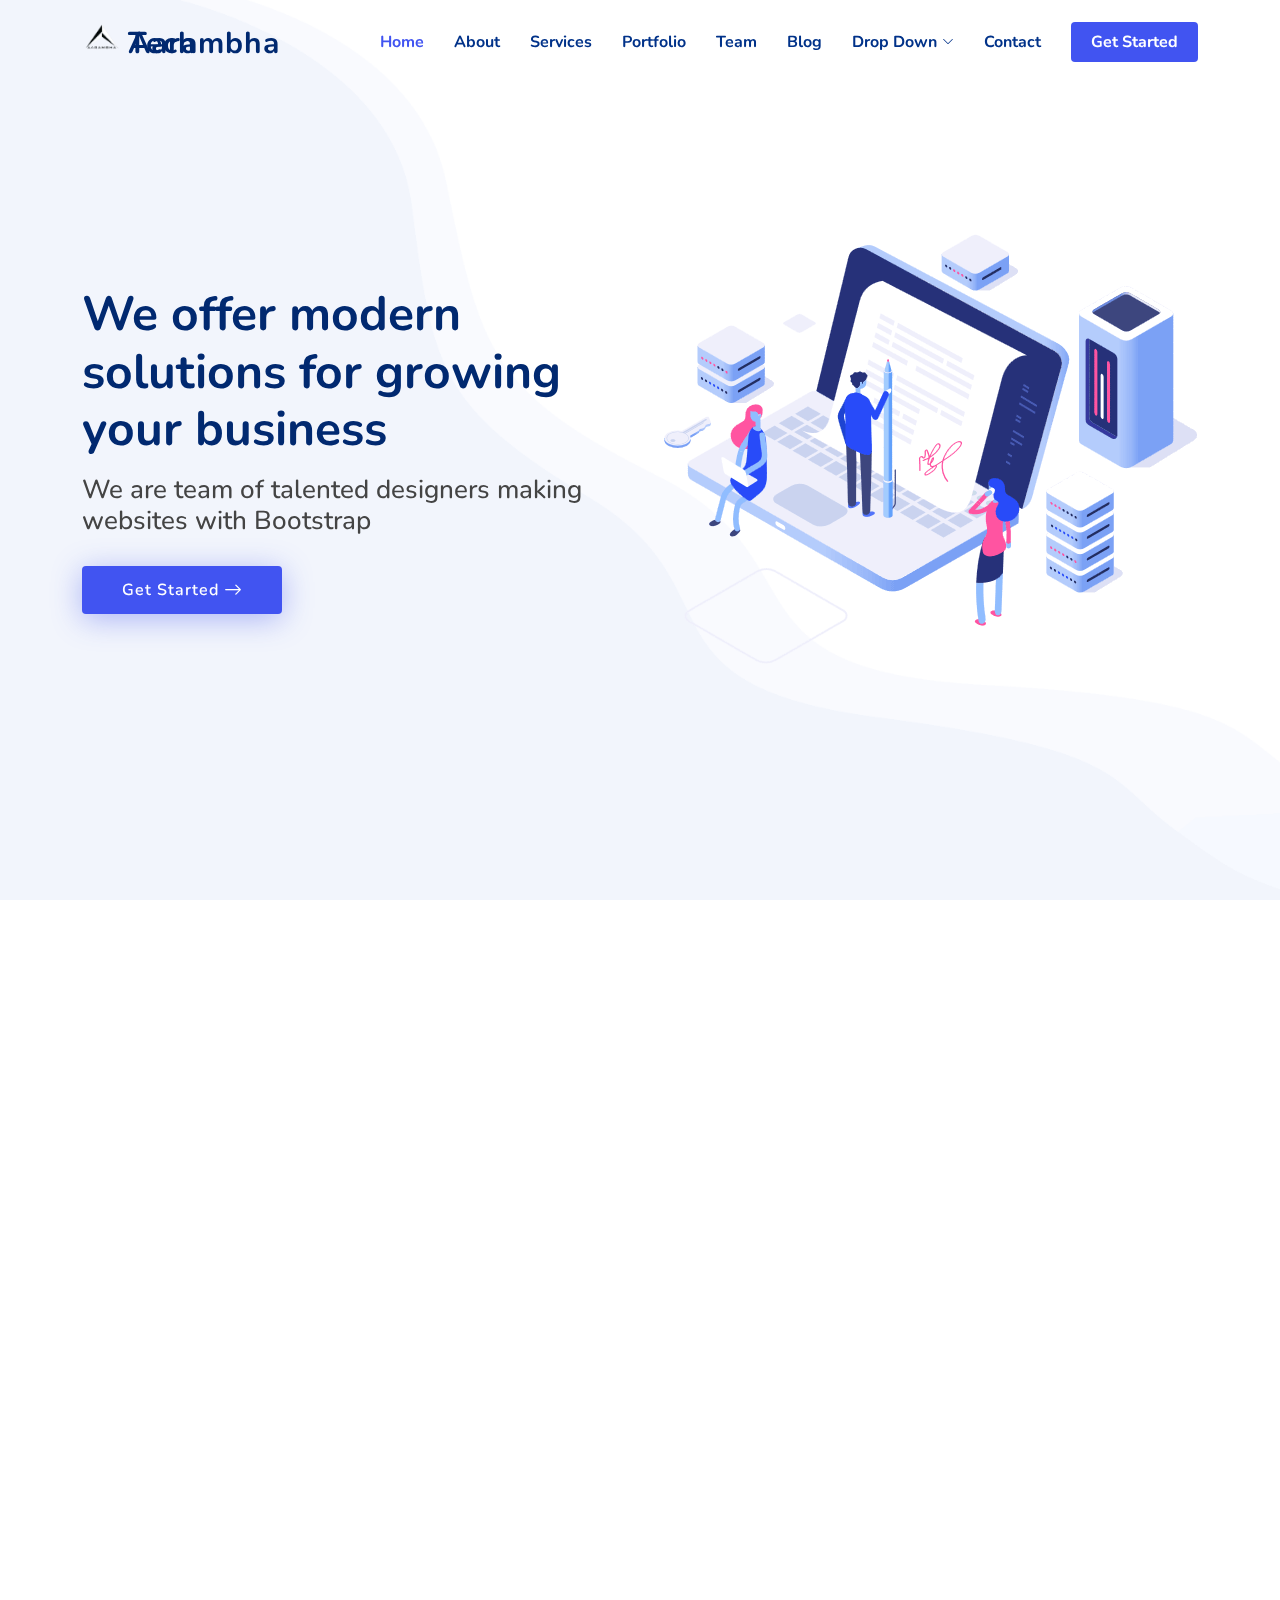
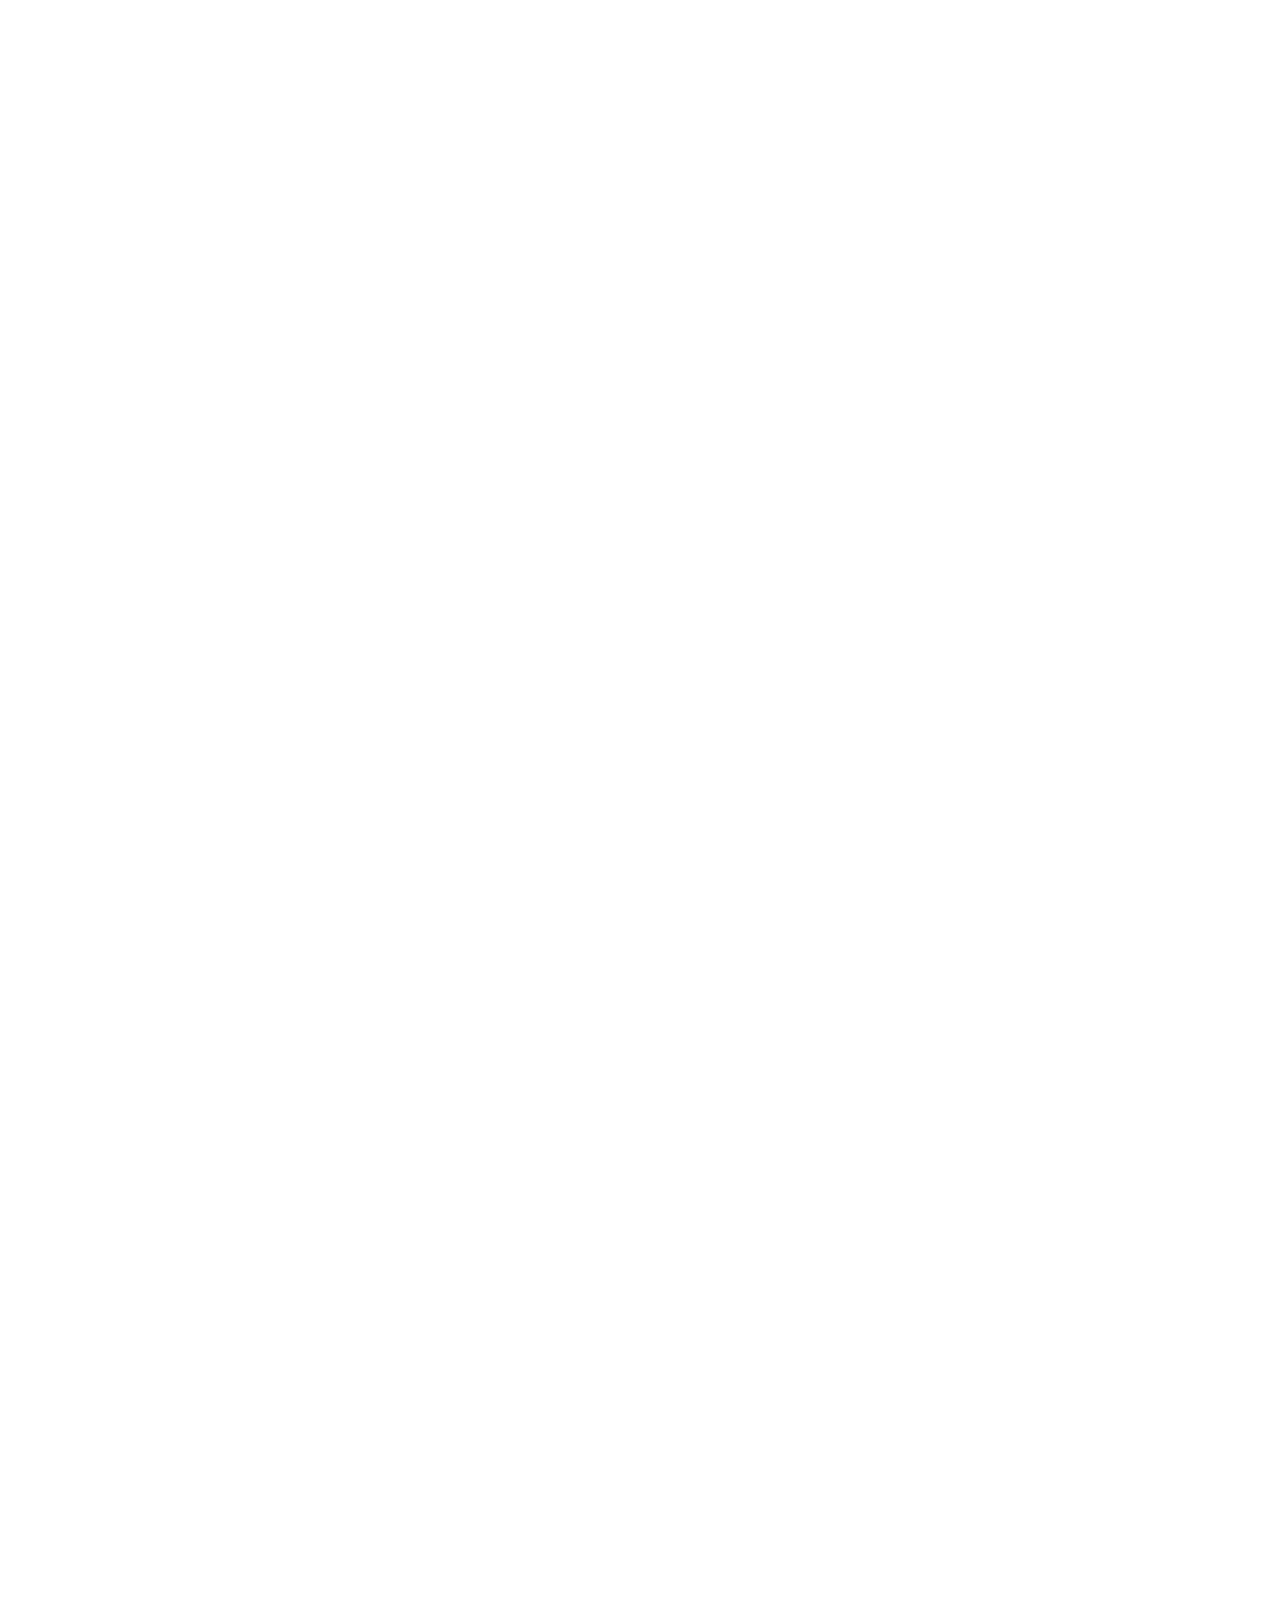
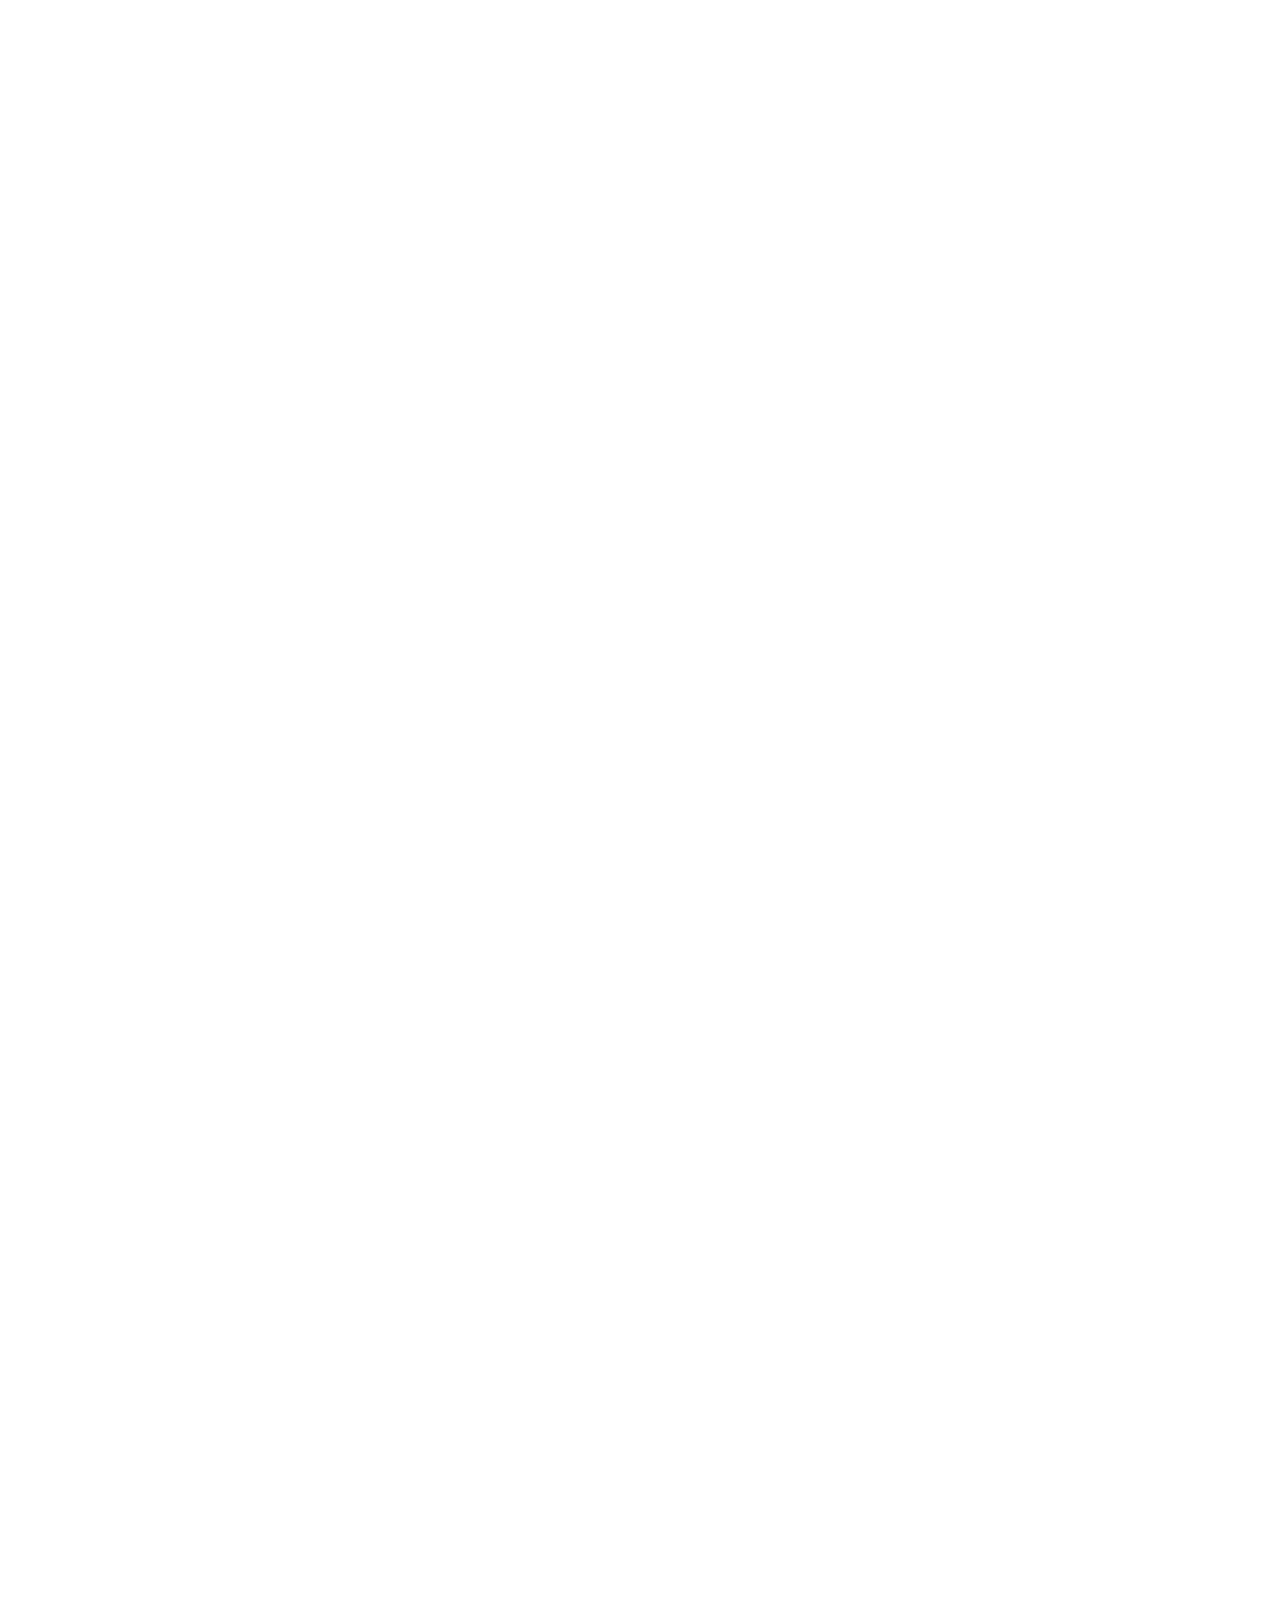
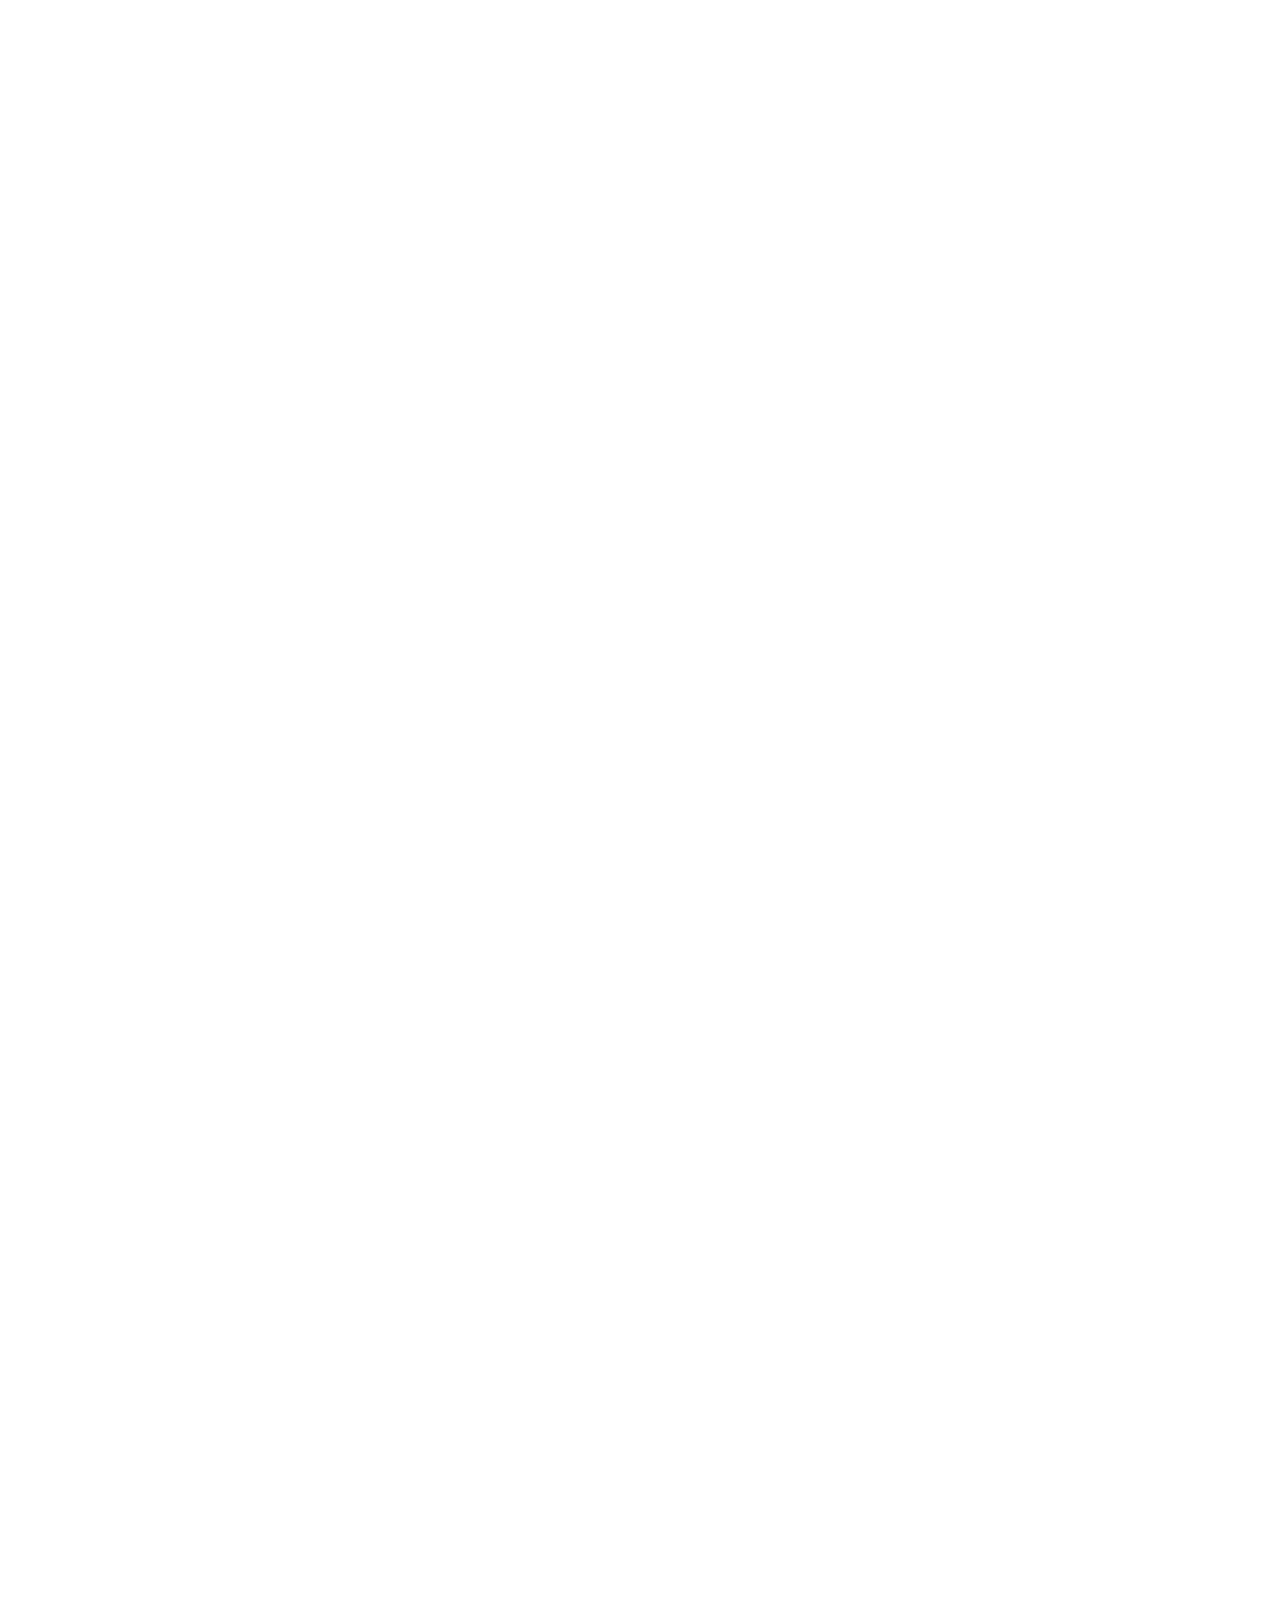
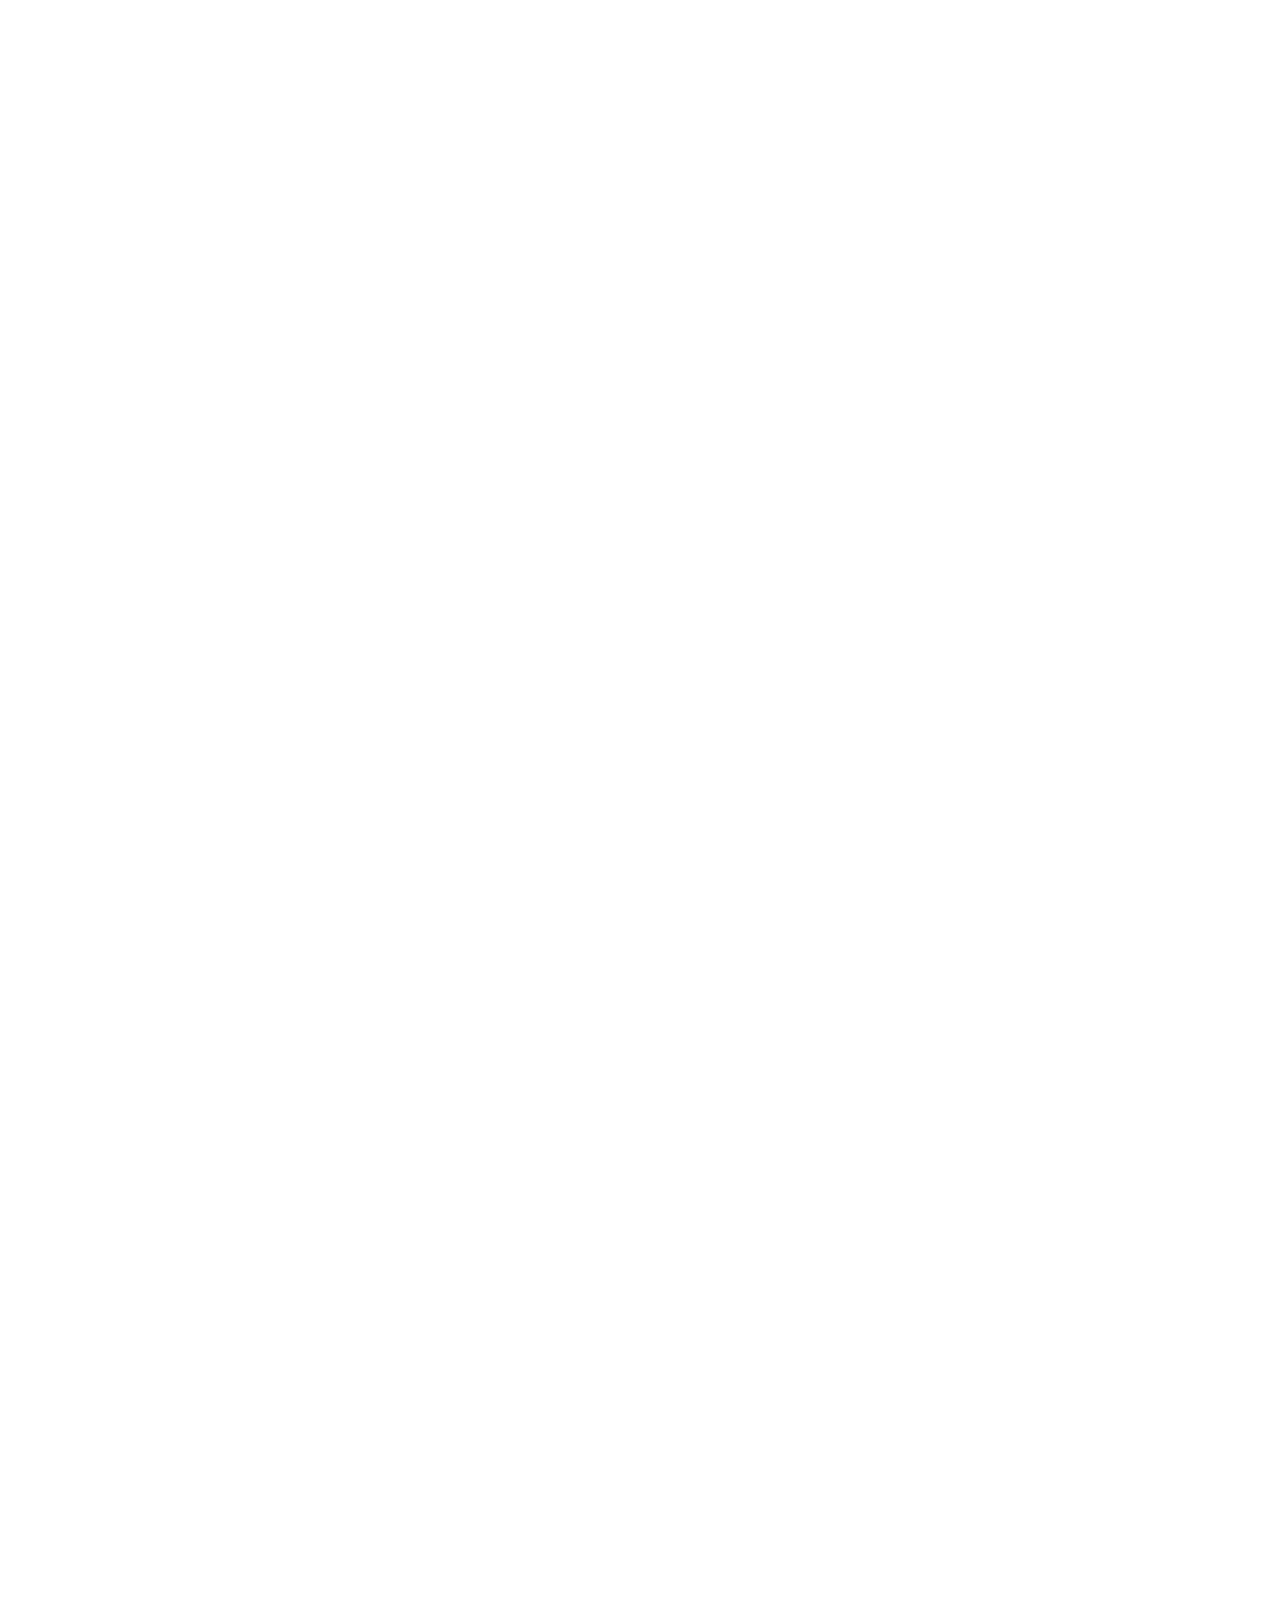
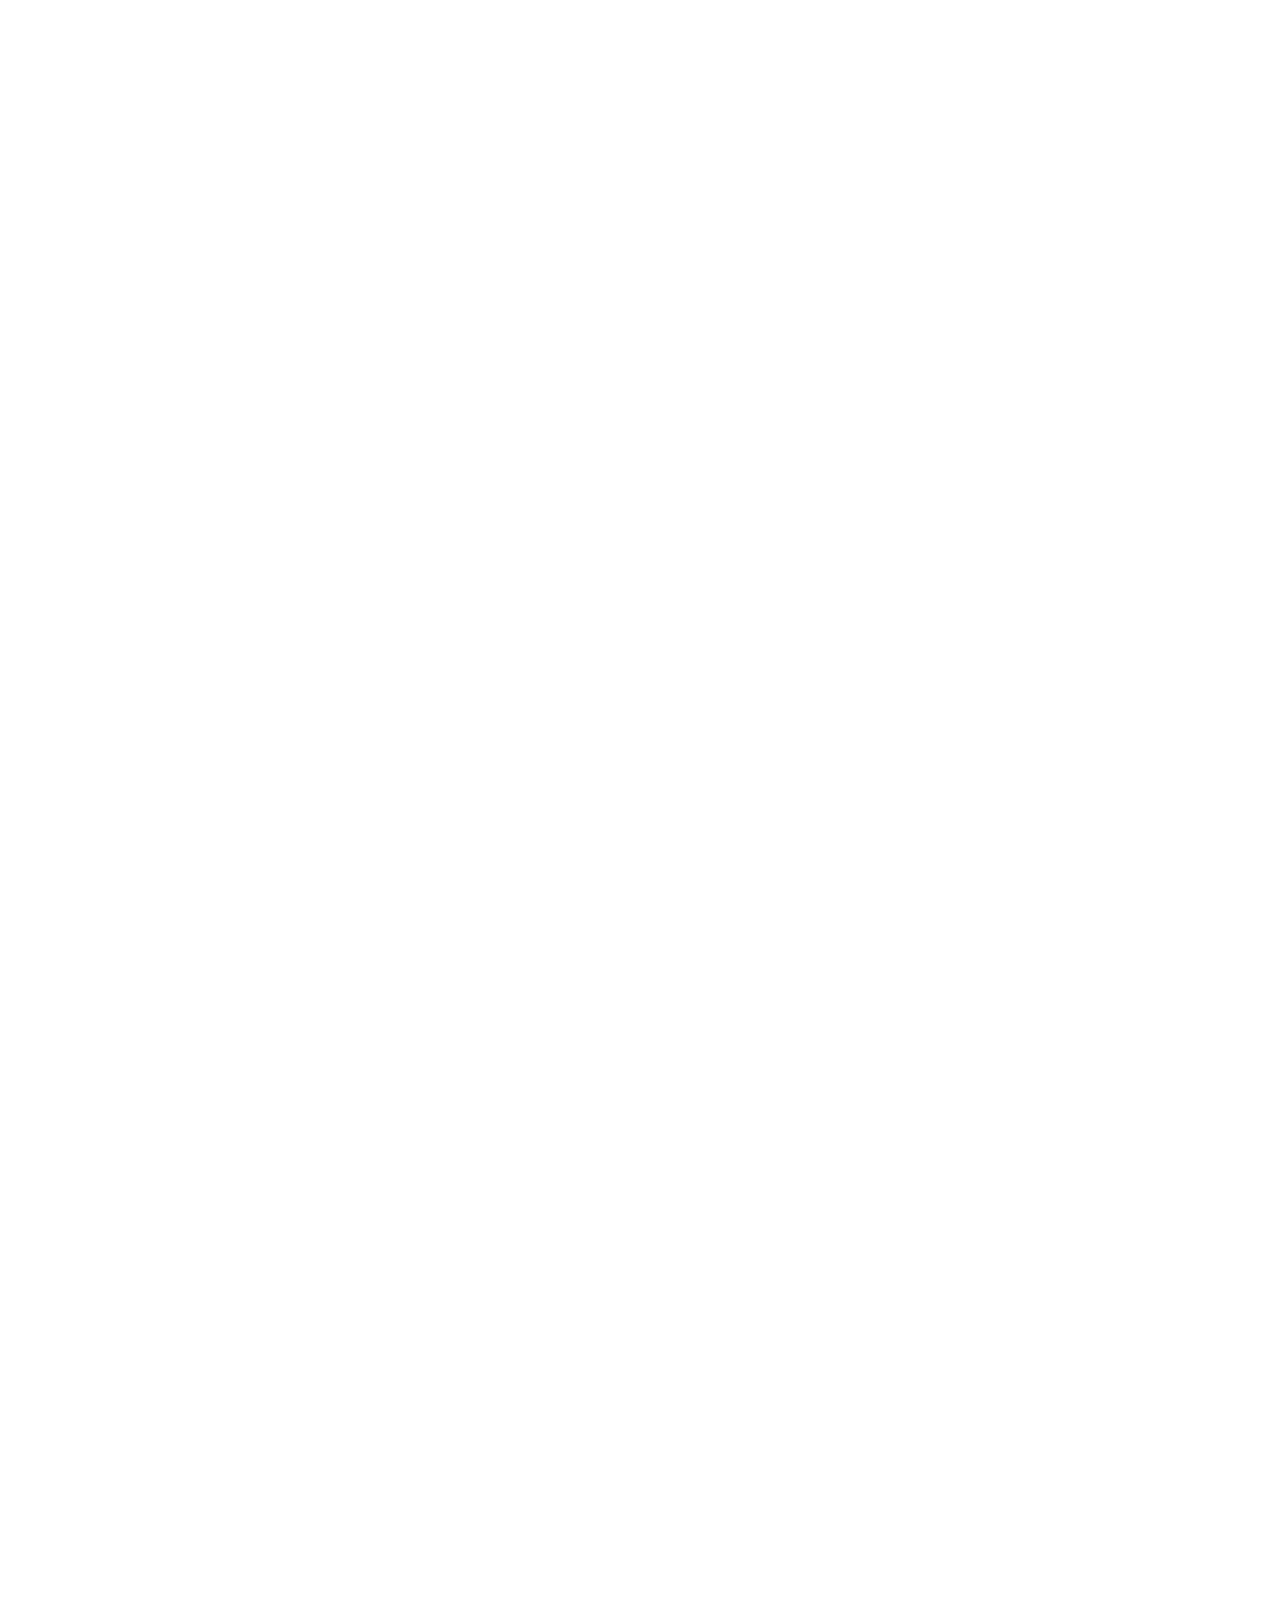
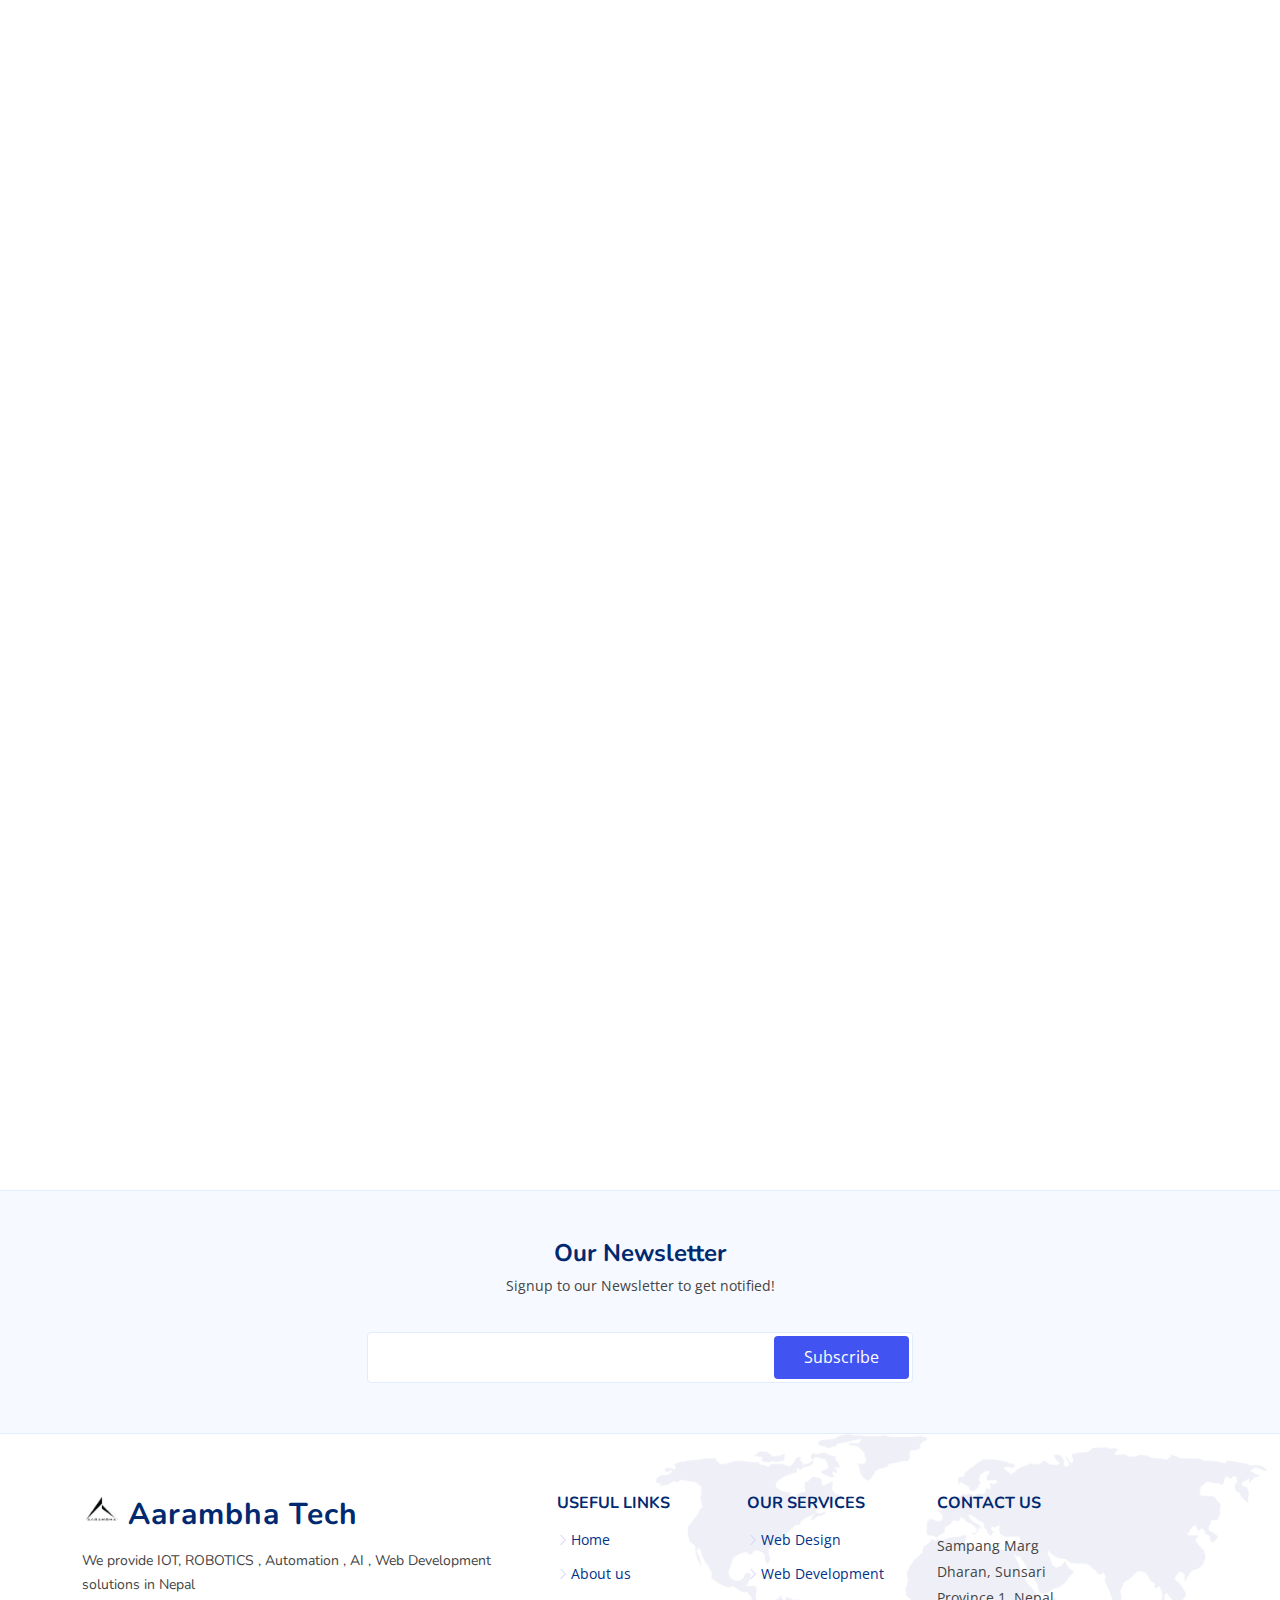
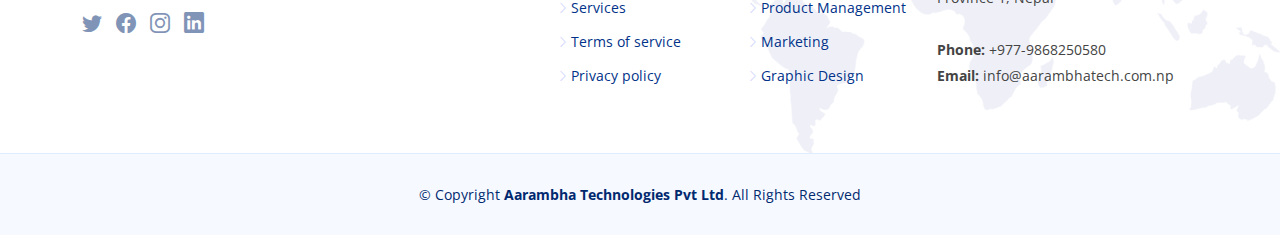
<file: index.html>
<!DOCTYPE html>
<html lang="en">

<head>
  <meta charset="utf-8">
  <meta content="width=device-width, initial-scale=1.0" name="viewport">

  <title>Aarambha Technologies Pvt. Ltd. </title>
  <meta content="IOT,Robotics,Automation,Software Development " name="description">

  <meta content="iot automation in Nepal" name="keywords">

  <!-- Favicons -->
  <link href="assets/img/favicon.png" rel="icon">
  <link href="assets/img/apple-touch-icon.png" rel="apple-touch-icon">

  <!-- Google Fonts -->
  <link href="https://fonts.googleapis.com/css?family=Open+Sans:300,300i,400,400i,600,600i,700,700i|Nunito:300,300i,400,400i,600,600i,700,700i|Poppins:300,300i,400,400i,500,500i,600,600i,700,700i" rel="stylesheet">

  <!-- Vendor CSS Files -->
  <link href="assets/vendor/bootstrap/css/bootstrap.min.css" rel="stylesheet">
  <link href="assets/vendor/bootstrap-icons/bootstrap-icons.css" rel="stylesheet">
  <link href="assets/vendor/aos/aos.css" rel="stylesheet">
  <link href="assets/vendor/remixicon/remixicon.css" rel="stylesheet">
  <link href="assets/vendor/swiper/swiper-bundle.min.css" rel="stylesheet">
  <link href="assets/vendor/glightbox/css/glightbox.min.css" rel="stylesheet">

  <!-- Template Main CSS File -->
  <link href="assets/css/style.css" rel="stylesheet">

  <!-- =======================================================
  * Template Name: FlexStart - v1.4.0
  * Template URL: https://bootstrapmade.com/flexstart-bootstrap-startup-template/
  * Author: BootstrapMade.com
  * License: https://bootstrapmade.com/license/
  ======================================================== -->
</head>

<body>

  <!-- ======= Header ======= -->
  <header id="header" class="header fixed-top">
    <div class="container-fluid container-xl d-flex align-items-center justify-content-between">

      <a href="index.html" class="logo d-flex align-items-center">
        <img src="assets/img/logo.png" alt="Aarambha Tech">
        <span>Aarambha Tech</span>
      </a>

      <nav id="navbar" class="navbar">
        <ul>
          <li><a class="nav-link scrollto active" href="#hero">Home</a></li>
          <li><a class="nav-link scrollto" href="#about">About</a></li>
          <li><a class="nav-link scrollto" href="#services">Services</a></li>
          <li><a class="nav-link scrollto" href="#portfolio">Portfolio</a></li>
          <li><a class="nav-link scrollto" href="#team">Team</a></li>
          <li><a href="blog.html">Blog</a></li>
          <li class="dropdown"><a href="#"><span>Drop Down</span> <i class="bi bi-chevron-down"></i></a>
            <ul>
              <li><a href="#">Drop Down 1</a></li>
              <li class="dropdown"><a href="#"><span>Deep Drop Down</span> <i class="bi bi-chevron-right"></i></a>
                <ul>
                  <li><a href="#">Deep Drop Down 1</a></li>
                  <li><a href="#">Deep Drop Down 2</a></li>
                  <li><a href="#">Deep Drop Down 3</a></li>
                  <li><a href="#">Deep Drop Down 4</a></li>
                  <li><a href="#">Deep Drop Down 5</a></li>
                </ul>
              </li>
              <li><a href="#">Drop Down 2</a></li>
              <li><a href="#">Drop Down 3</a></li>
              <li><a href="#">Drop Down 4</a></li>
            </ul>
          </li>
          <li><a class="nav-link scrollto" href="#contact">Contact</a></li>
          <li><a class="getstarted scrollto" href="#about">Get Started</a></li>
        </ul>
        <i class="bi bi-list mobile-nav-toggle"></i>
      </nav><!-- .navbar -->

    </div>
  </header><!-- End Header -->

  <!-- ======= Hero Section ======= -->
  <section id="hero" class="hero d-flex align-items-center">

    <div class="container">
      <div class="row">
        <div class="col-lg-6 d-flex flex-column justify-content-center">
          <h1 data-aos="fade-up">We offer modern solutions for growing your business</h1>
          <h2 data-aos="fade-up" data-aos-delay="400">We are team of talented designers making websites with Bootstrap</h2>
          <div data-aos="fade-up" data-aos-delay="600">
            <div class="text-center text-lg-start">
              <a href="#about" class="btn-get-started scrollto d-inline-flex align-items-center justify-content-center align-self-center">
                <span>Get Started</span>
                <i class="bi bi-arrow-right"></i>
              </a>
            </div>
          </div>
        </div>
        <div class="col-lg-6 hero-img" data-aos="zoom-out" data-aos-delay="200">
          <img src="assets/img/hero-img.png" class="img-fluid" alt="">
        </div>
      </div>
    </div>

  </section><!-- End Hero -->

  <main id="main">
    <!-- ======= About Section ======= -->
    <section id="about" class="about">

      <div class="container" data-aos="fade-up">
        <div class="row gx-0">

          <div class="col-lg-6 d-flex flex-column justify-content-center" data-aos="fade-up" data-aos-delay="200">
            <div class="content">
              <h3>Who We Are</h3>
              <h2>Expedita voluptas omnis cupiditate totam eveniet nobis sint iste. Dolores est repellat corrupti reprehenderit.</h2>
              <p>
                Quisquam vel ut sint cum eos hic dolores aperiam. Sed deserunt et. Inventore et et dolor consequatur itaque ut voluptate sed et. Magnam nam ipsum tenetur suscipit voluptatum nam et est corrupti.
              </p>
              <div class="text-center text-lg-start">
                <a href="#" class="btn-read-more d-inline-flex align-items-center justify-content-center align-self-center">
                  <span>Read More</span>
                  <i class="bi bi-arrow-right"></i>
                </a>
              </div>
            </div>
          </div>

          <div class="col-lg-6 d-flex align-items-center" data-aos="zoom-out" data-aos-delay="200">
            <img src="assets/img/about.jpg" class="img-fluid" alt="">
          </div>

        </div>
      </div>

    </section><!-- End About Section -->

    <!-- ======= Values Section ======= -->
    <section id="values" class="values">

      <div class="container" data-aos="fade-up">

        <header class="section-header">
          <h2>Our Values</h2>
          <p>Odit est perspiciatis laborum et dicta</p>
        </header>

        <div class="row">

          <div class="col-lg-4">
            <div class="box" data-aos="fade-up" data-aos-delay="200">
              <img src="assets/img/values-1.png" class="img-fluid" alt="">
              <h3>Ad cupiditate sed est odio</h3>
              <p>Eum ad dolor et. Autem aut fugiat debitis voluptatem consequuntur sit. Et veritatis id.</p>
            </div>
          </div>

          <div class="col-lg-4 mt-4 mt-lg-0">
            <div class="box" data-aos="fade-up" data-aos-delay="400">
              <img src="assets/img/values-2.png" class="img-fluid" alt="">
              <h3>Voluptatem voluptatum alias</h3>
              <p>Repudiandae amet nihil natus in distinctio suscipit id. Doloremque ducimus ea sit non.</p>
            </div>
          </div>

          <div class="col-lg-4 mt-4 mt-lg-0">
            <div class="box" data-aos="fade-up" data-aos-delay="600">
              <img src="assets/img/values-3.png" class="img-fluid" alt="">
              <h3>Fugit cupiditate alias nobis.</h3>
              <p>Quam rem vitae est autem molestias explicabo debitis sint. Vero aliquid quidem commodi.</p>
            </div>
          </div>

        </div>

      </div>

    </section><!-- End Values Section -->

    <!-- ======= Counts Section ======= -->
    <section id="counts" class="counts">
      <div class="container" data-aos="fade-up">

        <div class="row gy-4">

          <div class="col-lg-3 col-md-6">
            <div class="count-box">
              <i class="bi bi-emoji-smile"></i>
              <div>
                <span data-purecounter-start="0" data-purecounter-end="232" data-purecounter-duration="1" class="purecounter"></span>
                <p>Happy Clients</p>
              </div>
            </div>
          </div>

          <div class="col-lg-3 col-md-6">
            <div class="count-box">
              <i class="bi bi-journal-richtext" style="color: #ee6c20;"></i>
              <div>
                <span data-purecounter-start="0" data-purecounter-end="521" data-purecounter-duration="1" class="purecounter"></span>
                <p>Projects</p>
              </div>
            </div>
          </div>

          <div class="col-lg-3 col-md-6">
            <div class="count-box">
              <i class="bi bi-headset" style="color: #15be56;"></i>
              <div>
                <span data-purecounter-start="0" data-purecounter-end="1463" data-purecounter-duration="1" class="purecounter"></span>
                <p>Hours Of Support</p>
              </div>
            </div>
          </div>

          <div class="col-lg-3 col-md-6">
            <div class="count-box">
              <i class="bi bi-people" style="color: #bb0852;"></i>
              <div>
                <span data-purecounter-start="0" data-purecounter-end="15" data-purecounter-duration="1" class="purecounter"></span>
                <p>Hard Workers</p>
              </div>
            </div>
          </div>

        </div>

      </div>
    </section><!-- End Counts Section -->

    <!-- ======= Features Section ======= -->
    <section id="features" class="features">

      <div class="container" data-aos="fade-up">

        <header class="section-header">
          <h2>Features</h2>
          <p>Laboriosam et omnis fuga quis dolor direda fara</p>
        </header>

        <div class="row">

          <div class="col-lg-6">
            <img src="assets/img/features.png" class="img-fluid" alt="">
          </div>

          <div class="col-lg-6 mt-5 mt-lg-0 d-flex">
            <div class="row align-self-center gy-4">

              <div class="col-md-6" data-aos="zoom-out" data-aos-delay="200">
                <div class="feature-box d-flex align-items-center">
                  <i class="bi bi-check"></i>
                  <h3>Eos aspernatur rem</h3>
                </div>
              </div>

              <div class="col-md-6" data-aos="zoom-out" data-aos-delay="300">
                <div class="feature-box d-flex align-items-center">
                  <i class="bi bi-check"></i>
                  <h3>Facilis neque ipsa</h3>
                </div>
              </div>

              <div class="col-md-6" data-aos="zoom-out" data-aos-delay="400">
                <div class="feature-box d-flex align-items-center">
                  <i class="bi bi-check"></i>
                  <h3>Volup amet voluptas</h3>
                </div>
              </div>

              <div class="col-md-6" data-aos="zoom-out" data-aos-delay="500">
                <div class="feature-box d-flex align-items-center">
                  <i class="bi bi-check"></i>
                  <h3>Rerum omnis sint</h3>
                </div>
              </div>

              <div class="col-md-6" data-aos="zoom-out" data-aos-delay="600">
                <div class="feature-box d-flex align-items-center">
                  <i class="bi bi-check"></i>
                  <h3>Alias possimus</h3>
                </div>
              </div>

              <div class="col-md-6" data-aos="zoom-out" data-aos-delay="700">
                <div class="feature-box d-flex align-items-center">
                  <i class="bi bi-check"></i>
                  <h3>Repellendus mollitia</h3>
                </div>
              </div>

            </div>
          </div>

        </div> <!-- / row -->

        <!-- Feature Tabs -->
        <div class="row feture-tabs" data-aos="fade-up">
          <div class="col-lg-6">
            <h3>Neque officiis dolore maiores et exercitationem quae est seda lidera pat claero</h3>

            <!-- Tabs -->
            <ul class="nav nav-pills mb-3">
              <li>
                <a class="nav-link active" data-bs-toggle="pill" href="#tab1">Saepe fuga</a>
              </li>
              <li>
                <a class="nav-link" data-bs-toggle="pill" href="#tab2">Voluptates</a>
              </li>
              <li>
                <a class="nav-link" data-bs-toggle="pill" href="#tab3">Corrupti</a>
              </li>
            </ul><!-- End Tabs -->

            <!-- Tab Content -->
            <div class="tab-content">

              <div class="tab-pane fade show active" id="tab1">
                <p>Consequuntur inventore voluptates consequatur aut vel et. Eos doloribus expedita. Sapiente atque consequatur minima nihil quae aspernatur quo suscipit voluptatem.</p>
                <div class="d-flex align-items-center mb-2">
                  <i class="bi bi-check2"></i>
                  <h4>Repudiandae rerum velit modi et officia quasi facilis</h4>
                </div>
                <p>Laborum omnis voluptates voluptas qui sit aliquam blanditiis. Sapiente minima commodi dolorum non eveniet magni quaerat nemo et.</p>
                <div class="d-flex align-items-center mb-2">
                  <i class="bi bi-check2"></i>
                  <h4>Incidunt non veritatis illum ea ut nisi</h4>
                </div>
                <p>Non quod totam minus repellendus autem sint velit. Rerum debitis facere soluta tenetur. Iure molestiae assumenda sunt qui inventore eligendi voluptates nisi at. Dolorem quo tempora. Quia et perferendis.</p>
              </div><!-- End Tab 1 Content -->

              <div class="tab-pane fade show" id="tab2">
                <p>Consequuntur inventore voluptates consequatur aut vel et. Eos doloribus expedita. Sapiente atque consequatur minima nihil quae aspernatur quo suscipit voluptatem.</p>
                <div class="d-flex align-items-center mb-2">
                  <i class="bi bi-check2"></i>
                  <h4>Repudiandae rerum velit modi et officia quasi facilis</h4>
                </div>
                <p>Laborum omnis voluptates voluptas qui sit aliquam blanditiis. Sapiente minima commodi dolorum non eveniet magni quaerat nemo et.</p>
                <div class="d-flex align-items-center mb-2">
                  <i class="bi bi-check2"></i>
                  <h4>Incidunt non veritatis illum ea ut nisi</h4>
                </div>
                <p>Non quod totam minus repellendus autem sint velit. Rerum debitis facere soluta tenetur. Iure molestiae assumenda sunt qui inventore eligendi voluptates nisi at. Dolorem quo tempora. Quia et perferendis.</p>
              </div><!-- End Tab 2 Content -->

              <div class="tab-pane fade show" id="tab3">
                <p>Consequuntur inventore voluptates consequatur aut vel et. Eos doloribus expedita. Sapiente atque consequatur minima nihil quae aspernatur quo suscipit voluptatem.</p>
                <div class="d-flex align-items-center mb-2">
                  <i class="bi bi-check2"></i>
                  <h4>Repudiandae rerum velit modi et officia quasi facilis</h4>
                </div>
                <p>Laborum omnis voluptates voluptas qui sit aliquam blanditiis. Sapiente minima commodi dolorum non eveniet magni quaerat nemo et.</p>
                <div class="d-flex align-items-center mb-2">
                  <i class="bi bi-check2"></i>
                  <h4>Incidunt non veritatis illum ea ut nisi</h4>
                </div>
                <p>Non quod totam minus repellendus autem sint velit. Rerum debitis facere soluta tenetur. Iure molestiae assumenda sunt qui inventore eligendi voluptates nisi at. Dolorem quo tempora. Quia et perferendis.</p>
              </div><!-- End Tab 3 Content -->

            </div>

          </div>

          <div class="col-lg-6">
            <img src="assets/img/features-2.png" class="img-fluid" alt="">
          </div>

        </div><!-- End Feature Tabs -->

        <!-- Feature Icons -->
        <div class="row feature-icons" data-aos="fade-up">
          <h3>Ratione mollitia eos ab laudantium rerum beatae quo</h3>

          <div class="row">

            <div class="col-xl-4 text-center" data-aos="fade-right" data-aos-delay="100">
              <img src="assets/img/features-3.png" class="img-fluid p-4" alt="">
            </div>

            <div class="col-xl-8 d-flex content">
              <div class="row align-self-center gy-4">

                <div class="col-md-6 icon-box" data-aos="fade-up">
                  <i class="ri-line-chart-line"></i>
                  <div>
                    <h4>Corporis voluptates sit</h4>
                    <p>Consequuntur sunt aut quasi enim aliquam quae harum pariatur laboris nisi ut aliquip</p>
                  </div>
                </div>

                <div class="col-md-6 icon-box" data-aos="fade-up" data-aos-delay="100">
                  <i class="ri-stack-line"></i>
                  <div>
                    <h4>Ullamco laboris nisi</h4>
                    <p>Excepteur sint occaecat cupidatat non proident, sunt in culpa qui officia deserunt</p>
                  </div>
                </div>

                <div class="col-md-6 icon-box" data-aos="fade-up" data-aos-delay="200">
                  <i class="ri-brush-4-line"></i>
                  <div>
                    <h4>Labore consequatur</h4>
                    <p>Aut suscipit aut cum nemo deleniti aut omnis. Doloribus ut maiores omnis facere</p>
                  </div>
                </div>

                <div class="col-md-6 icon-box" data-aos="fade-up" data-aos-delay="300">
                  <i class="ri-magic-line"></i>
                  <div>
                    <h4>Beatae veritatis</h4>
                    <p>Expedita veritatis consequuntur nihil tempore laudantium vitae denat pacta</p>
                  </div>
                </div>

                <div class="col-md-6 icon-box" data-aos="fade-up" data-aos-delay="400">
                  <i class="ri-command-line"></i>
                  <div>
                    <h4>Molestiae dolor</h4>
                    <p>Et fuga et deserunt et enim. Dolorem architecto ratione tensa raptor marte</p>
                  </div>
                </div>

                <div class="col-md-6 icon-box" data-aos="fade-up" data-aos-delay="500">
                  <i class="ri-radar-line"></i>
                  <div>
                    <h4>Explicabo consectetur</h4>
                    <p>Est autem dicta beatae suscipit. Sint veritatis et sit quasi ab aut inventore</p>
                  </div>
                </div>

              </div>
            </div>

          </div>

        </div><!-- End Feature Icons -->

      </div>

    </section><!-- End Features Section -->

    <!-- ======= Services Section ======= -->
    <section id="services" class="services">

      <div class="container" data-aos="fade-up">

        <header class="section-header">
          <h2>Services</h2>
          <p>Veritatis et dolores facere numquam et praesentium</p>
        </header>

        <div class="row gy-4">

          <div class="col-lg-4 col-md-6" data-aos="fade-up" data-aos-delay="200">
            <div class="service-box blue">
              <i class="ri-discuss-line icon"></i>
              <h3>Nesciunt Mete</h3>
              <p>Provident nihil minus qui consequatur non omnis maiores. Eos accusantium minus dolores iure perferendis tempore et consequatur.</p>
              <a href="#" class="read-more"><span>Read More</span> <i class="bi bi-arrow-right"></i></a>
            </div>
          </div>

          <div class="col-lg-4 col-md-6" data-aos="fade-up" data-aos-delay="300">
            <div class="service-box orange">
              <i class="ri-discuss-line icon"></i>
              <h3>Eosle Commodi</h3>
              <p>Ut autem aut autem non a. Sint sint sit facilis nam iusto sint. Libero corrupti neque eum hic non ut nesciunt dolorem.</p>
              <a href="#" class="read-more"><span>Read More</span> <i class="bi bi-arrow-right"></i></a>
            </div>
          </div>

          <div class="col-lg-4 col-md-6" data-aos="fade-up" data-aos-delay="400">
            <div class="service-box green">
              <i class="ri-discuss-line icon"></i>
              <h3>Ledo Markt</h3>
              <p>Ut excepturi voluptatem nisi sed. Quidem fuga consequatur. Minus ea aut. Vel qui id voluptas adipisci eos earum corrupti.</p>
              <a href="#" class="read-more"><span>Read More</span> <i class="bi bi-arrow-right"></i></a>
            </div>
          </div>

          <div class="col-lg-4 col-md-6" data-aos="fade-up" data-aos-delay="500">
            <div class="service-box red">
              <i class="ri-discuss-line icon"></i>
              <h3>Asperiores Commodi</h3>
              <p>Non et temporibus minus omnis sed dolor esse consequatur. Cupiditate sed error ea fuga sit provident adipisci neque.</p>
              <a href="#" class="read-more"><span>Read More</span> <i class="bi bi-arrow-right"></i></a>
            </div>
          </div>

          <div class="col-lg-4 col-md-6" data-aos="fade-up" data-aos-delay="600">
            <div class="service-box purple">
              <i class="ri-discuss-line icon"></i>
              <h3>Velit Doloremque.</h3>
              <p>Cumque et suscipit saepe. Est maiores autem enim facilis ut aut ipsam corporis aut. Sed animi at autem alias eius labore.</p>
              <a href="#" class="read-more"><span>Read More</span> <i class="bi bi-arrow-right"></i></a>
            </div>
          </div>

          <div class="col-lg-4 col-md-6" data-aos="fade-up" data-aos-delay="700">
            <div class="service-box pink">
              <i class="ri-discuss-line icon"></i>
              <h3>Dolori Architecto</h3>
              <p>Hic molestias ea quibusdam eos. Fugiat enim doloremque aut neque non et debitis iure. Corrupti recusandae ducimus enim.</p>
              <a href="#" class="read-more"><span>Read More</span> <i class="bi bi-arrow-right"></i></a>
            </div>
          </div>

        </div>

      </div>

    </section><!-- End Services Section -->

    <!-- ======= Pricing Section ======= -->
    <section id="pricing" class="pricing">

      <div class="container" data-aos="fade-up">

        <header class="section-header">
          <h2>Pricing</h2>
          <p>Check our Pricing</p>
        </header>

        <div class="row gy-4" data-aos="fade-left">

          <div class="col-lg-3 col-md-6" data-aos="zoom-in" data-aos-delay="100">
            <div class="box">
              <h3 style="color: #07d5c0;">Free Plan</h3>
              <div class="price"><sup>$</sup>0<span> / mo</span></div>
              <img src="assets/img/pricing-free.png" class="img-fluid" alt="">
              <ul>
                <li>Aida dere</li>
                <li>Nec feugiat nisl</li>
                <li>Nulla at volutpat dola</li>
                <li class="na">Pharetra massa</li>
                <li class="na">Massa ultricies mi</li>
              </ul>
              <a href="#" class="btn-buy">Buy Now</a>
            </div>
          </div>

          <div class="col-lg-3 col-md-6" data-aos="zoom-in" data-aos-delay="200">
            <div class="box">
              <span class="featured">Featured</span>
              <h3 style="color: #65c600;">Starter Plan</h3>
              <div class="price"><sup>$</sup>19<span> / mo</span></div>
              <img src="assets/img/pricing-starter.png" class="img-fluid" alt="">
              <ul>
                <li>Aida dere</li>
                <li>Nec feugiat nisl</li>
                <li>Nulla at volutpat dola</li>
                <li>Pharetra massa</li>
                <li class="na">Massa ultricies mi</li>
              </ul>
              <a href="#" class="btn-buy">Buy Now</a>
            </div>
          </div>

          <div class="col-lg-3 col-md-6" data-aos="zoom-in" data-aos-delay="300">
            <div class="box">
              <h3 style="color: #ff901c;">Business Plan</h3>
              <div class="price"><sup>$</sup>29<span> / mo</span></div>
              <img src="assets/img/pricing-business.png" class="img-fluid" alt="">
              <ul>
                <li>Aida dere</li>
                <li>Nec feugiat nisl</li>
                <li>Nulla at volutpat dola</li>
                <li>Pharetra massa</li>
                <li>Massa ultricies mi</li>
              </ul>
              <a href="#" class="btn-buy">Buy Now</a>
            </div>
          </div>

          <div class="col-lg-3 col-md-6" data-aos="zoom-in" data-aos-delay="400">
            <div class="box">
              <h3 style="color: #ff0071;">Ultimate Plan</h3>
              <div class="price"><sup>$</sup>49<span> / mo</span></div>
              <img src="assets/img/pricing-ultimate.png" class="img-fluid" alt="">
              <ul>
                <li>Aida dere</li>
                <li>Nec feugiat nisl</li>
                <li>Nulla at volutpat dola</li>
                <li>Pharetra massa</li>
                <li>Massa ultricies mi</li>
              </ul>
              <a href="#" class="btn-buy">Buy Now</a>
            </div>
          </div>

        </div>

      </div>

    </section><!-- End Pricing Section -->

    <!-- ======= F.A.Q Section ======= -->
    <section id="faq" class="faq">

      <div class="container" data-aos="fade-up">

        <header class="section-header">
          <h2>F.A.Q</h2>
          <p>Frequently Asked Questions</p>
        </header>

        <div class="row">
          <div class="col-lg-6">
            <!-- F.A.Q List 1-->
            <div class="accordion accordion-flush" id="faqlist1">
              <div class="accordion-item">
                <h2 class="accordion-header">
                  <button class="accordion-button collapsed" type="button" data-bs-toggle="collapse" data-bs-target="#faq-content-1">
                    Non consectetur a erat nam at lectus urna duis?
                  </button>
                </h2>
                <div id="faq-content-1" class="accordion-collapse collapse" data-bs-parent="#faqlist1">
                  <div class="accordion-body">
                    Feugiat pretium nibh ipsum consequat. Tempus iaculis urna id volutpat lacus laoreet non curabitur gravida. Venenatis lectus magna fringilla urna porttitor rhoncus dolor purus non.
                  </div>
                </div>
              </div>

              <div class="accordion-item">
                <h2 class="accordion-header">
                  <button class="accordion-button collapsed" type="button" data-bs-toggle="collapse" data-bs-target="#faq-content-2">
                    Feugiat scelerisque varius morbi enim nunc faucibus a pellentesque?
                  </button>
                </h2>
                <div id="faq-content-2" class="accordion-collapse collapse" data-bs-parent="#faqlist1">
                  <div class="accordion-body">
                    Dolor sit amet consectetur adipiscing elit pellentesque habitant morbi. Id interdum velit laoreet id donec ultrices. Fringilla phasellus faucibus scelerisque eleifend donec pretium. Est pellentesque elit ullamcorper dignissim. Mauris ultrices eros in cursus turpis massa tincidunt dui.
                  </div>
                </div>
              </div>

              <div class="accordion-item">
                <h2 class="accordion-header">
                  <button class="accordion-button collapsed" type="button" data-bs-toggle="collapse" data-bs-target="#faq-content-3">
                    Dolor sit amet consectetur adipiscing elit pellentesque habitant morbi?
                  </button>
                </h2>
                <div id="faq-content-3" class="accordion-collapse collapse" data-bs-parent="#faqlist1">
                  <div class="accordion-body">
                    Eleifend mi in nulla posuere sollicitudin aliquam ultrices sagittis orci. Faucibus pulvinar elementum integer enim. Sem nulla pharetra diam sit amet nisl suscipit. Rutrum tellus pellentesque eu tincidunt. Lectus urna duis convallis convallis tellus. Urna molestie at elementum eu facilisis sed odio morbi quis
                  </div>
                </div>
              </div>

            </div>
          </div>

          <div class="col-lg-6">

            <!-- F.A.Q List 2-->
            <div class="accordion accordion-flush" id="faqlist2">

              <div class="accordion-item">
                <h2 class="accordion-header">
                  <button class="accordion-button collapsed" type="button" data-bs-toggle="collapse" data-bs-target="#faq2-content-1">
                    Ac odio tempor orci dapibus. Aliquam eleifend mi in nulla?
                  </button>
                </h2>
                <div id="faq2-content-1" class="accordion-collapse collapse" data-bs-parent="#faqlist2">
                  <div class="accordion-body">
                    Dolor sit amet consectetur adipiscing elit pellentesque habitant morbi. Id interdum velit laoreet id donec ultrices. Fringilla phasellus faucibus scelerisque eleifend donec pretium. Est pellentesque elit ullamcorper dignissim. Mauris ultrices eros in cursus turpis massa tincidunt dui.
                  </div>
                </div>
              </div>

              <div class="accordion-item">
                <h2 class="accordion-header">
                  <button class="accordion-button collapsed" type="button" data-bs-toggle="collapse" data-bs-target="#faq2-content-2">
                    Tempus quam pellentesque nec nam aliquam sem et tortor consequat?
                  </button>
                </h2>
                <div id="faq2-content-2" class="accordion-collapse collapse" data-bs-parent="#faqlist2">
                  <div class="accordion-body">
                    Molestie a iaculis at erat pellentesque adipiscing commodo. Dignissim suspendisse in est ante in. Nunc vel risus commodo viverra maecenas accumsan. Sit amet nisl suscipit adipiscing bibendum est. Purus gravida quis blandit turpis cursus in
                  </div>
                </div>
              </div>

              <div class="accordion-item">
                <h2 class="accordion-header">
                  <button class="accordion-button collapsed" type="button" data-bs-toggle="collapse" data-bs-target="#faq2-content-3">
                    Varius vel pharetra vel turpis nunc eget lorem dolor?
                  </button>
                </h2>
                <div id="faq2-content-3" class="accordion-collapse collapse" data-bs-parent="#faqlist2">
                  <div class="accordion-body">
                    Laoreet sit amet cursus sit amet dictum sit amet justo. Mauris vitae ultricies leo integer malesuada nunc vel. Tincidunt eget nullam non nisi est sit amet. Turpis nunc eget lorem dolor sed. Ut venenatis tellus in metus vulputate eu scelerisque. Pellentesque diam volutpat commodo sed egestas egestas fringilla phasellus faucibus. Nibh tellus molestie nunc non blandit massa enim nec.
                  </div>
                </div>
              </div>

            </div>
          </div>

        </div>

      </div>

    </section><!-- End F.A.Q Section -->

    <!-- ======= Portfolio Section ======= -->
    <section id="portfolio" class="portfolio">

      <div class="container" data-aos="fade-up">

        <header class="section-header">
          <h2>Portfolio</h2>
          <p>Check our latest work</p>
        </header>

        <div class="row" data-aos="fade-up" data-aos-delay="100">
          <div class="col-lg-12 d-flex justify-content-center">
            <ul id="portfolio-flters">
              <li data-filter="*" class="filter-active">All</li>
              <li data-filter=".filter-app">App</li>
              <li data-filter=".filter-card">Card</li>
              <li data-filter=".filter-web">Web</li>
            </ul>
          </div>
        </div>

        <div class="row gy-4 portfolio-container" data-aos="fade-up" data-aos-delay="200">

          <div class="col-lg-4 col-md-6 portfolio-item filter-app">
            <div class="portfolio-wrap">
              <img src="assets/img/portfolio/portfolio-1.jpg" class="img-fluid" alt="">
              <div class="portfolio-info">
                <h4>App 1</h4>
                <p>App</p>
                <div class="portfolio-links">
                  <a href="assets/img/portfolio/portfolio-1.jpg" data-gallery="portfolioGallery" class="portfokio-lightbox" title="App 1"><i class="bi bi-plus"></i></a>
                  <a href="portfolio-details.html" title="More Details"><i class="bi bi-link"></i></a>
                </div>
              </div>
            </div>
          </div>

          <div class="col-lg-4 col-md-6 portfolio-item filter-web">
            <div class="portfolio-wrap">
              <img src="assets/img/portfolio/portfolio-2.jpg" class="img-fluid" alt="">
              <div class="portfolio-info">
                <h4>Web 3</h4>
                <p>Web</p>
                <div class="portfolio-links">
                  <a href="assets/img/portfolio/portfolio-2.jpg" data-gallery="portfolioGallery" class="portfokio-lightbox" title="Web 3"><i class="bi bi-plus"></i></a>
                  <a href="portfolio-details.html" title="More Details"><i class="bi bi-link"></i></a>
                </div>
              </div>
            </div>
          </div>

          <div class="col-lg-4 col-md-6 portfolio-item filter-app">
            <div class="portfolio-wrap">
              <img src="assets/img/portfolio/portfolio-3.jpg" class="img-fluid" alt="">
              <div class="portfolio-info">
                <h4>App 2</h4>
                <p>App</p>
                <div class="portfolio-links">
                  <a href="assets/img/portfolio/portfolio-3.jpg" data-gallery="portfolioGallery" class="portfokio-lightbox" title="App 2"><i class="bi bi-plus"></i></a>
                  <a href="portfolio-details.html" title="More Details"><i class="bi bi-link"></i></a>
                </div>
              </div>
            </div>
          </div>

          <div class="col-lg-4 col-md-6 portfolio-item filter-card">
            <div class="portfolio-wrap">
              <img src="assets/img/portfolio/portfolio-4.jpg" class="img-fluid" alt="">
              <div class="portfolio-info">
                <h4>Card 2</h4>
                <p>Card</p>
                <div class="portfolio-links">
                  <a href="assets/img/portfolio/portfolio-4.jpg" data-gallery="portfolioGallery" class="portfokio-lightbox" title="Card 2"><i class="bi bi-plus"></i></a>
                  <a href="portfolio-details.html" title="More Details"><i class="bi bi-link"></i></a>
                </div>
              </div>
            </div>
          </div>

          <div class="col-lg-4 col-md-6 portfolio-item filter-web">
            <div class="portfolio-wrap">
              <img src="assets/img/portfolio/portfolio-5.jpg" class="img-fluid" alt="">
              <div class="portfolio-info">
                <h4>Web 2</h4>
                <p>Web</p>
                <div class="portfolio-links">
                  <a href="assets/img/portfolio/portfolio-5.jpg" data-gallery="portfolioGallery" class="portfokio-lightbox" title="Web 2"><i class="bi bi-plus"></i></a>
                  <a href="portfolio-details.html" title="More Details"><i class="bi bi-link"></i></a>
                </div>
              </div>
            </div>
          </div>

          <div class="col-lg-4 col-md-6 portfolio-item filter-app">
            <div class="portfolio-wrap">
              <img src="assets/img/portfolio/portfolio-6.jpg" class="img-fluid" alt="">
              <div class="portfolio-info">
                <h4>App 3</h4>
                <p>App</p>
                <div class="portfolio-links">
                  <a href="assets/img/portfolio/portfolio-6.jpg" data-gallery="portfolioGallery" class="portfokio-lightbox" title="App 3"><i class="bi bi-plus"></i></a>
                  <a href="portfolio-details.html" title="More Details"><i class="bi bi-link"></i></a>
                </div>
              </div>
            </div>
          </div>

          <div class="col-lg-4 col-md-6 portfolio-item filter-card">
            <div class="portfolio-wrap">
              <img src="assets/img/portfolio/portfolio-7.jpg" class="img-fluid" alt="">
              <div class="portfolio-info">
                <h4>Card 1</h4>
                <p>Card</p>
                <div class="portfolio-links">
                  <a href="assets/img/portfolio/portfolio-7.jpg" data-gallery="portfolioGallery" class="portfokio-lightbox" title="Card 1"><i class="bi bi-plus"></i></a>
                  <a href="portfolio-details.html" title="More Details"><i class="bi bi-link"></i></a>
                </div>
              </div>
            </div>
          </div>

          <div class="col-lg-4 col-md-6 portfolio-item filter-card">
            <div class="portfolio-wrap">
              <img src="assets/img/portfolio/portfolio-8.jpg" class="img-fluid" alt="">
              <div class="portfolio-info">
                <h4>Card 3</h4>
                <p>Card</p>
                <div class="portfolio-links">
                  <a href="assets/img/portfolio/portfolio-8.jpg" data-gallery="portfolioGallery" class="portfokio-lightbox" title="Card 3"><i class="bi bi-plus"></i></a>
                  <a href="portfolio-details.html" title="More Details"><i class="bi bi-link"></i></a>
                </div>
              </div>
            </div>
          </div>

          <div class="col-lg-4 col-md-6 portfolio-item filter-web">
            <div class="portfolio-wrap">
              <img src="assets/img/portfolio/portfolio-9.jpg" class="img-fluid" alt="">
              <div class="portfolio-info">
                <h4>Web 3</h4>
                <p>Web</p>
                <div class="portfolio-links">
                  <a href="assets/img/portfolio/portfolio-9.jpg" data-gallery="portfolioGallery" class="portfokio-lightbox" title="Web 3"><i class="bi bi-plus"></i></a>
                  <a href="portfolio-details.html" title="More Details"><i class="bi bi-link"></i></a>
                </div>
              </div>
            </div>
          </div>

        </div>

      </div>

    </section><!-- End Portfolio Section -->

    <!-- ======= Testimonials Section ======= -->
    <section id="testimonials" class="testimonials">

      <div class="container" data-aos="fade-up">

        <header class="section-header">
          <h2>Testimonials</h2>
          <p>What they are saying about us</p>
        </header>

        <div class="testimonials-slider swiper-container" data-aos="fade-up" data-aos-delay="200">
          <div class="swiper-wrapper">

            <div class="swiper-slide">
              <div class="testimonial-item">
                <div class="stars">
                  <i class="bi bi-star-fill"></i><i class="bi bi-star-fill"></i><i class="bi bi-star-fill"></i><i class="bi bi-star-fill"></i><i class="bi bi-star-fill"></i>
                </div>
                <p>
                  Proin iaculis purus consequat sem cure digni ssim donec porttitora entum suscipit rhoncus. Accusantium quam, ultricies eget id, aliquam eget nibh et. Maecen aliquam, risus at semper.
                </p>
                <div class="profile mt-auto">
                  <img src="assets/img/testimonials/testimonials-1.jpg" class="testimonial-img" alt="">
                  <h3>Saul Goodman</h3>
                  <h4>Ceo &amp; Founder</h4>
                </div>
              </div>
            </div><!-- End testimonial item -->

            <div class="swiper-slide">
              <div class="testimonial-item">
                <div class="stars">
                  <i class="bi bi-star-fill"></i><i class="bi bi-star-fill"></i><i class="bi bi-star-fill"></i><i class="bi bi-star-fill"></i><i class="bi bi-star-fill"></i>
                </div>
                <p>
                  Export tempor illum tamen malis malis eram quae irure esse labore quem cillum quid cillum eram malis quorum velit fore eram velit sunt aliqua noster fugiat irure amet legam anim culpa.
                </p>
                <div class="profile mt-auto">
                  <img src="assets/img/testimonials/testimonials-2.jpg" class="testimonial-img" alt="">
                  <h3>Sara Wilsson</h3>
                  <h4>Designer</h4>
                </div>
              </div>
            </div><!-- End testimonial item -->

            <div class="swiper-slide">
              <div class="testimonial-item">
                <div class="stars">
                  <i class="bi bi-star-fill"></i><i class="bi bi-star-fill"></i><i class="bi bi-star-fill"></i><i class="bi bi-star-fill"></i><i class="bi bi-star-fill"></i>
                </div>
                <p>
                  Enim nisi quem export duis labore cillum quae magna enim sint quorum nulla quem veniam duis minim tempor labore quem eram duis noster aute amet eram fore quis sint minim.
                </p>
                <div class="profile mt-auto">
                  <img src="assets/img/testimonials/testimonials-3.jpg" class="testimonial-img" alt="">
                  <h3>Jena Karlis</h3>
                  <h4>Store Owner</h4>
                </div>
              </div>
            </div><!-- End testimonial item -->

            <div class="swiper-slide">
              <div class="testimonial-item">
                <div class="stars">
                  <i class="bi bi-star-fill"></i><i class="bi bi-star-fill"></i><i class="bi bi-star-fill"></i><i class="bi bi-star-fill"></i><i class="bi bi-star-fill"></i>
                </div>
                <p>
                  Fugiat enim eram quae cillum dolore dolor amet nulla culpa multos export minim fugiat minim velit minim dolor enim duis veniam ipsum anim magna sunt elit fore quem dolore labore illum veniam.
                </p>
                <div class="profile mt-auto">
                  <img src="assets/img/testimonials/testimonials-4.jpg" class="testimonial-img" alt="">
                  <h3>Matt Brandon</h3>
                  <h4>Freelancer</h4>
                </div>
              </div>
            </div><!-- End testimonial item -->

            <div class="swiper-slide">
              <div class="testimonial-item">
                <div class="stars">
                  <i class="bi bi-star-fill"></i><i class="bi bi-star-fill"></i><i class="bi bi-star-fill"></i><i class="bi bi-star-fill"></i><i class="bi bi-star-fill"></i>
                </div>
                <p>
                  Quis quorum aliqua sint quem legam fore sunt eram irure aliqua veniam tempor noster veniam enim culpa labore duis sunt culpa nulla illum cillum fugiat legam esse veniam culpa fore nisi cillum quid.
                </p>
                <div class="profile mt-auto">
                  <img src="assets/img/testimonials/testimonials-5.jpg" class="testimonial-img" alt="">
                  <h3>John Larson</h3>
                  <h4>Entrepreneur</h4>
                </div>
              </div>
            </div><!-- End testimonial item -->

          </div>
          <div class="swiper-pagination"></div>
        </div>

      </div>

    </section><!-- End Testimonials Section -->

    <!-- ======= Team Section ======= -->
    <section id="team" class="team">

      <div class="container" data-aos="fade-up">

        <header class="section-header">
          <h2>Team</h2>
          <p>Our hard working team</p>
        </header>

        <div class="row gy-4">

          <div class="col-lg-3 col-md-6 d-flex align-items-stretch" data-aos="fade-up" data-aos-delay="100">
            <div class="member">
              <div class="member-img">
                <img src="assets/img/team/binilrajadhikari.jpeg" class="img-fluid" alt="">
                <div class="social">
                  <a href=""><i class="bi bi-twitter"></i></a>
                  <a href=""><i class="bi bi-facebook"></i></a>
                  <a href=""><i class="bi bi-instagram"></i></a>
                  <a href=""><i class="bi bi-linkedin"></i></a>
                </div>
              </div>
              <div class="member-info">
                <h4>Binil Raj Adhikari</h4>
                <span>Chief Executive Officer</span>
                <p>Velit aut quia fugit et et. Dolorum ea voluptate vel tempore tenetur ipsa quae aut. Ipsum exercitationem iure minima enim corporis et voluptate.</p>
              </div>
            </div>
          </div>

          <div class="col-lg-3 col-md-6 d-flex align-items-stretch" data-aos="fade-up" data-aos-delay="200">
            <div class="member">
              <div class="member-img">
                <img src="assets/img/team/aaravpoudel.jpg" class="img-fluid" alt="">
                <div class="social">
                  <a href=""><i class="bi bi-twitter"></i></a>
                  <a href=""><i class="bi bi-facebook"></i></a>
                  <a href=""><i class="bi bi-instagram"></i></a>
                  <a href=""><i class="bi bi-linkedin"></i></a>
                </div>
              </div>
              <div class="member-info">
                <h4>Aarav Poudel</h4>
                <span>CMO/Python Developer</span>
                <p>Quo esse repellendus quia id. Est eum et accusantium pariatur fugit nihil minima suscipit corporis. Voluptate sed quas reiciendis animi neque sapiente.</p>
              </div>
            </div>
          </div>

          <div class="col-lg-3 col-md-6 d-flex align-items-stretch" data-aos="fade-up" data-aos-delay="300">
            <div class="member">
              <div class="member-img">
                <img src="assets/img/team/kushalbhattarai.jpeg" class="img-fluid" alt="">
                <div class="social">
                  <a href=""><i class="bi bi-twitter"></i></a>
                  <a href=""><i class="bi bi-facebook"></i></a>
                  <a href=""><i class="bi bi-instagram"></i></a>
                  <a href=""><i class="bi bi-linkedin"></i></a>
                </div>
              </div>
              <div class="member-info">
                <h4>Kushal Bhattarai</h4>
                <span>CXO</span>
                <p>Vero omnis enim consequatur. Voluptas consectetur unde qui molestiae deserunt. Voluptates enim aut architecto porro aspernatur molestiae modi.</p>
              </div>
            </div>
          </div>

          <div class="col-lg-3 col-md-6 d-flex align-items-stretch" data-aos="fade-up" data-aos-delay="400">
            <div class="member">
              <div class="member-img">
                <img src="assets/img/team/sushankattel.jpeg" class="img-fluid" alt="">
                <div class="social">
                  <a href=""><i class="bi bi-twitter"></i></a>
                  <a href=""><i class="bi bi-facebook"></i></a>
                  <a href=""><i class="bi bi-instagram"></i></a>
                  <a href=""><i class="bi bi-linkedin"></i></a>
                </div>
              </div>
              <div class="member-info">
                <h4>Sushan Kattel</h4>
                <span>Accountant</span>
                <p>Rerum voluptate non adipisci animi distinctio et deserunt amet voluptas. Quia aut aliquid doloremque ut possimus ipsum officia.</p>
              </div>
            </div>
          </div>

        </div>

      </div>

    </section><!-- End Team Section -->

    <!-- ======= Clients Section ======= -->
    <section id="clients" class="clients">

      <div class="container" data-aos="fade-up">

        <header class="section-header">
          <h2>Our Clients</h2>
          <p>Temporibus omnis officia</p>
        </header>

        <div class="clients-slider swiper-container">
          <div class="swiper-wrapper align-items-center">
            <div class="swiper-slide"><img src="assets/img/clients/client-1.png" class="img-fluid" alt=""></div>
            <div class="swiper-slide"><img src="assets/img/clients/client-2.png" class="img-fluid" alt=""></div>
            <div class="swiper-slide"><img src="assets/img/clients/client-3.png" class="img-fluid" alt=""></div>
            <div class="swiper-slide"><img src="assets/img/clients/client-4.png" class="img-fluid" alt=""></div>
            <div class="swiper-slide"><img src="assets/img/clients/client-5.png" class="img-fluid" alt=""></div>
            <div class="swiper-slide"><img src="assets/img/clients/client-6.png" class="img-fluid" alt=""></div>
            <div class="swiper-slide"><img src="assets/img/clients/client-7.png" class="img-fluid" alt=""></div>
            <div class="swiper-slide"><img src="assets/img/clients/client-8.png" class="img-fluid" alt=""></div>
          </div>
          <div class="swiper-pagination"></div>
        </div>
      </div>

    </section><!-- End Clients Section -->

    <!-- ======= Recent Blog Posts Section ======= -->
    <section id="recent-blog-posts" class="recent-blog-posts">

      <div class="container" data-aos="fade-up">

        <header class="section-header">
          <h2>Blog</h2>
          <p>Recent posts form our Blog</p>
        </header>

        <div class="row">

          <div class="col-lg-4">
            <div class="post-box">
              <div class="post-img"><img src="assets/img/blog/blog-1.jpg" class="img-fluid" alt=""></div>
              <span class="post-date">Tue, September 15</span>
              <h3 class="post-title">Eum ad dolor et. Autem aut fugiat debitis voluptatem consequuntur sit</h3>
              <a href="blog-singe.html" class="readmore stretched-link mt-auto"><span>Read More</span><i class="bi bi-arrow-right"></i></a>
            </div>
          </div>

          <div class="col-lg-4">
            <div class="post-box">
              <div class="post-img"><img src="assets/img/blog/blog-2.jpg" class="img-fluid" alt=""></div>
              <span class="post-date">Fri, August 28</span>
              <h3 class="post-title">Et repellendus molestiae qui est sed omnis voluptates magnam</h3>
              <a href="blog-singe.html" class="readmore stretched-link mt-auto"><span>Read More</span><i class="bi bi-arrow-right"></i></a>
            </div>
          </div>

          <div class="col-lg-4">
            <div class="post-box">
              <div class="post-img"><img src="assets/img/blog/blog-3.jpg" class="img-fluid" alt=""></div>
              <span class="post-date">Mon, July 11</span>
              <h3 class="post-title">Quia assumenda est et veritatis aut quae</h3>
              <a href="blog-singe.html" class="readmore stretched-link mt-auto"><span>Read More</span><i class="bi bi-arrow-right"></i></a>
            </div>
          </div>

        </div>

      </div>

    </section><!-- End Recent Blog Posts Section -->

    <!-- ======= Contact Section ======= -->
    <section id="contact" class="contact">

      <div class="container" data-aos="fade-up">

        <header class="section-header">
          <h2>Contact</h2>
          <p>Contact Us</p>
        </header>

        <div class="row gy-4">

          <div class="col-lg-6">

            <div class="row gy-4">
              <div class="col-md-6">
                <div class="info-box">
                  <i class="bi bi-geo-alt"></i>
                  <h3>Address</h3>
                  <p>Sampang Marga,<br>Dharan, Province 1</p>
                </div>
              </div>
              <div class="col-md-6">
                <div class="info-box">
                  <i class="bi bi-telephone"></i>
                  <h3>Call Us</h3>
                  <p>+9779868250580<br>+977986850580</p>
                </div>
              </div>
              <div class="col-md-6">
                <div class="info-box">
                  <i class="bi bi-envelope"></i>
                  <h3>Email Us</h3>
                  <p>info@aarambhatech.com.np<br>support@aarambhatech.com.np</p>
                </div>
              </div>
              <div class="col-md-6">
                <div class="info-box">
                  <i class="bi bi-clock"></i>
                  <h3>Open Hours</h3>
                  <p>Monday - Friday<br>9:00AM - 05:00PM</p>
                </div>
              </div>
            </div>

          </div>

          <div class="col-lg-6">
            <form action="forms/contact.php" method="post" class="php-email-form">
              <div class="row gy-4">

                <div class="col-md-6">
                  <input type="text" name="name" class="form-control" placeholder="Your Name" required>
                </div>

                <div class="col-md-6 ">
                  <input type="email" class="form-control" name="email" placeholder="Your Email" required>
                </div>

                <div class="col-md-12">
                  <input type="text" class="form-control" name="subject" placeholder="Subject" required>
                </div>

                <div class="col-md-12">
                  <textarea class="form-control" name="message" rows="6" placeholder="Message" required></textarea>
                </div>

                <div class="col-md-12 text-center">
                  <div class="loading">Loading</div>
                  <div class="error-message"></div>
                  <div class="sent-message">Your message has been sent. Thank you!</div>

                  <button type="submit">Send Message</button>
                </div>

              </div>
            </form>

          </div>

        </div>

      </div>

    </section><!-- End Contact Section -->

  </main><!-- End #main -->

  <!-- ======= Footer ======= -->
  <footer id="footer" class="footer">

    <div class="footer-newsletter">
      <div class="container">
        <div class="row justify-content-center">
          <div class="col-lg-12 text-center">
            <h4>Our Newsletter</h4>
            <p>Signup to our Newsletter to get notified!</p>
          </div>
          <div class="col-lg-6">
            <form action="" method="post">
              <input type="email" name="email"><input type="submit" value="Subscribe">
            </form>
          </div>
        </div>
      </div>
    </div>

    <div class="footer-top">
      <div class="container">
        <div class="row gy-4">
          <div class="col-lg-5 col-md-12 footer-info">
            <a href="index.html" class="logo d-flex align-items-center">
              <img src="assets/img/logo.png" alt="">
              <span>Aarambha Tech</span>
            </a>
            <p>We provide IOT, ROBOTICS , Automation , AI , Web Development solutions in Nepal </p>
            <div class="social-links mt-3">
              <a href="https://facebook.com/aarambhatech" class="twitter"><i class="bi bi-twitter"></i></a>
              <a href="#" class="facebook"><i class="bi bi-facebook"></i></a>
              <a href="#" class="instagram"><i class="bi bi-instagram bx bxl-instagram"></i></a>
              <a href="#" class="linkedin"><i class="bi bi-linkedin bx bxl-linkedin"></i></a>
            </div>
          </div>

          <div class="col-lg-2 col-6 footer-links">
            <h4>Useful Links</h4>
            <ul>
              <li><i class="bi bi-chevron-right"></i> <a href="#">Home</a></li>
              <li><i class="bi bi-chevron-right"></i> <a href="#">About us</a></li>
              <li><i class="bi bi-chevron-right"></i> <a href="#">Services</a></li>
              <li><i class="bi bi-chevron-right"></i> <a href="#">Terms of service</a></li>
              <li><i class="bi bi-chevron-right"></i> <a href="#">Privacy policy</a></li>
            </ul>
          </div>

          <div class="col-lg-2 col-6 footer-links">
            <h4>Our Services</h4>
            <ul>
              <li><i class="bi bi-chevron-right"></i> <a href="#">Web Design</a></li>
              <li><i class="bi bi-chevron-right"></i> <a href="#">Web Development</a></li>
              <li><i class="bi bi-chevron-right"></i> <a href="#">Product Management</a></li>
              <li><i class="bi bi-chevron-right"></i> <a href="#">Marketing</a></li>
              <li><i class="bi bi-chevron-right"></i> <a href="#">Graphic Design</a></li>
            </ul>
          </div>

          <div class="col-lg-3 col-md-12 footer-contact text-center text-md-start">
            <h4>Contact Us</h4>
            <p>
              Sampang Marg<br>
              Dharan, Sunsari<br>
              Province 1, Nepal<br><br>
              <strong>Phone:</strong> +977-9868250580<br>
              <strong>Email:</strong> info@aarambhatech.com.np<br>
            </p>

          </div>

        </div>
      </div>
    </div>

    <div class="container">
      <div class="copyright">
        &copy; Copyright <strong><span>Aarambha Technologies Pvt Ltd</span></strong>. All Rights Reserved
      </div>
     
    </div>
  </footer><!-- End Footer -->

  <a href="#" class="back-to-top d-flex align-items-center justify-content-center"><i class="bi bi-arrow-up-short"></i></a>

  <!-- Vendor JS Files -->
  <script src="assets/vendor/bootstrap/js/bootstrap.bundle.js"></script>
  <script src="assets/vendor/aos/aos.js"></script>
  <script src="assets/vendor/php-email-form/validate.js"></script>
  <script src="assets/vendor/swiper/swiper-bundle.min.js"></script>
  <script src="assets/vendor/purecounter/purecounter.js"></script>
  <script src="assets/vendor/isotope-layout/isotope.pkgd.min.js"></script>
  <script src="assets/vendor/glightbox/js/glightbox.min.js"></script>

  <!-- Template Main JS File -->
  <script src="assets/js/main.js"></script>

</body>

</html>
</file>
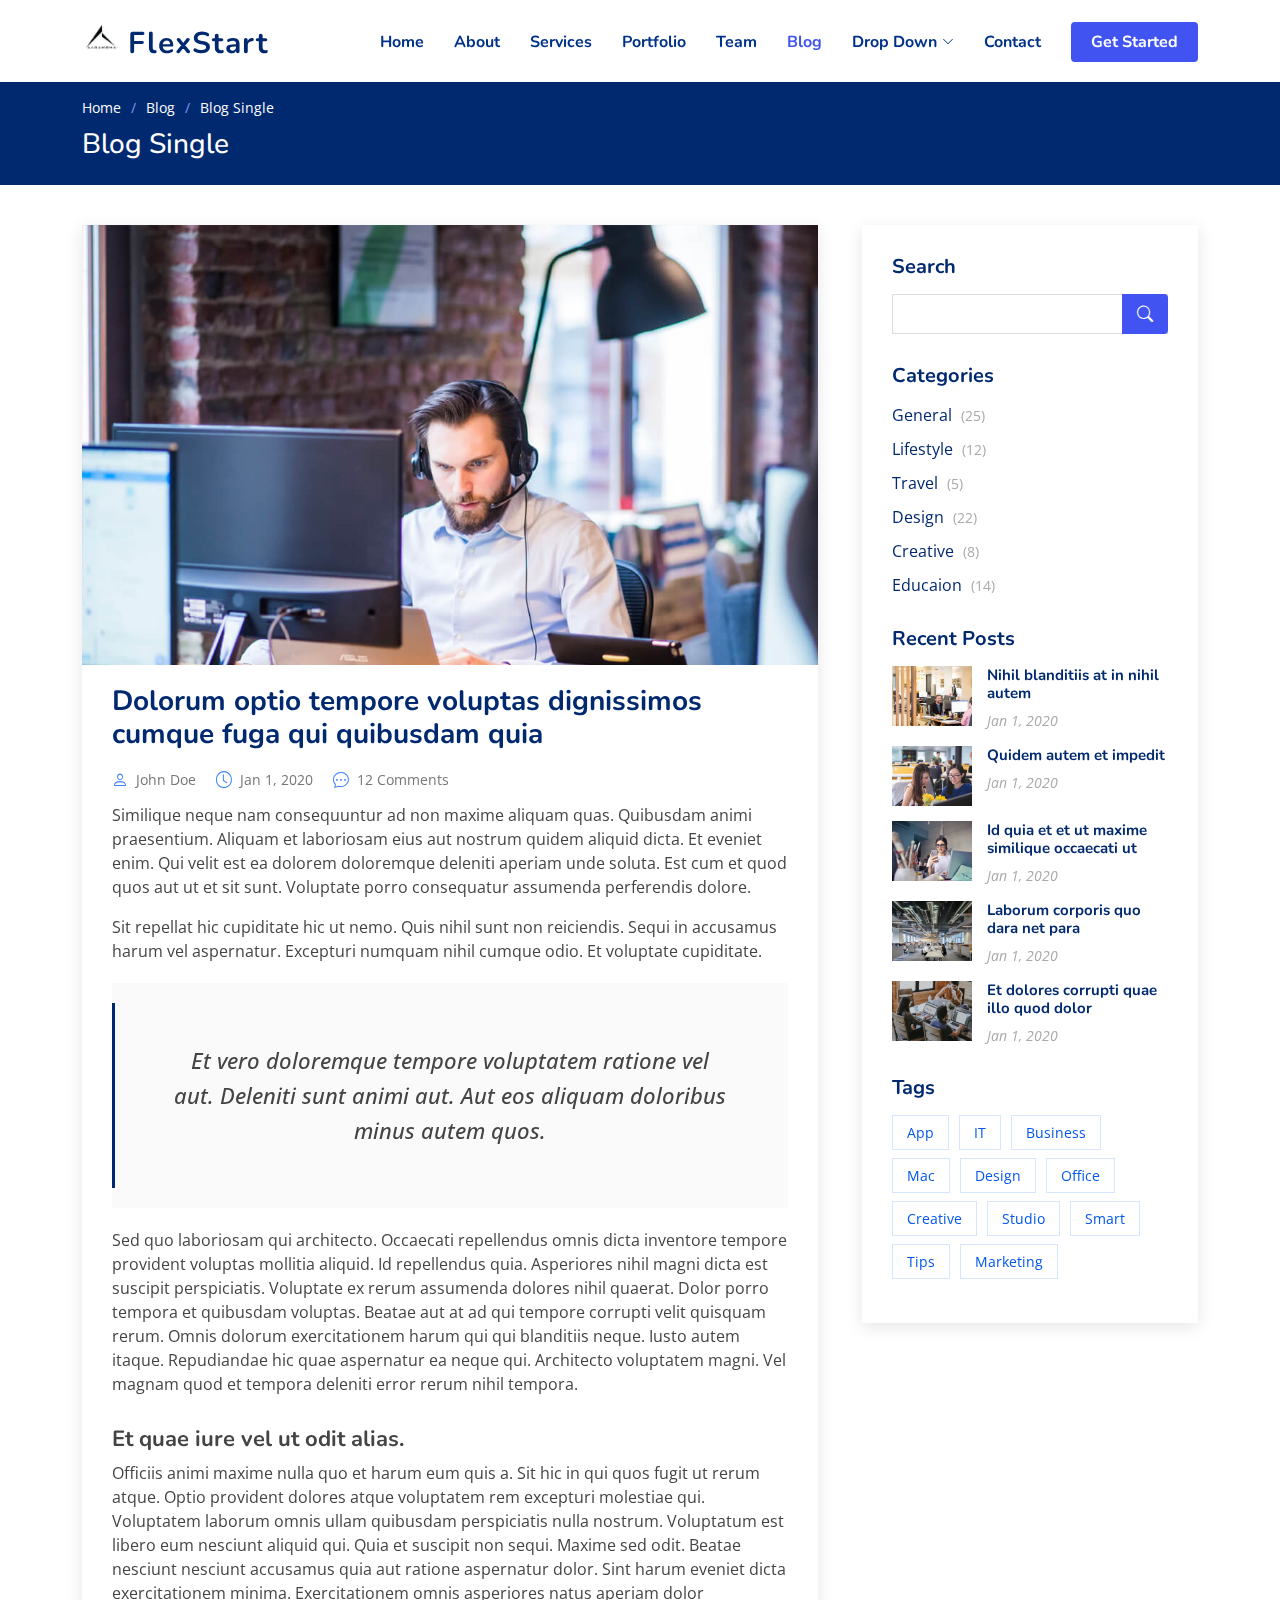
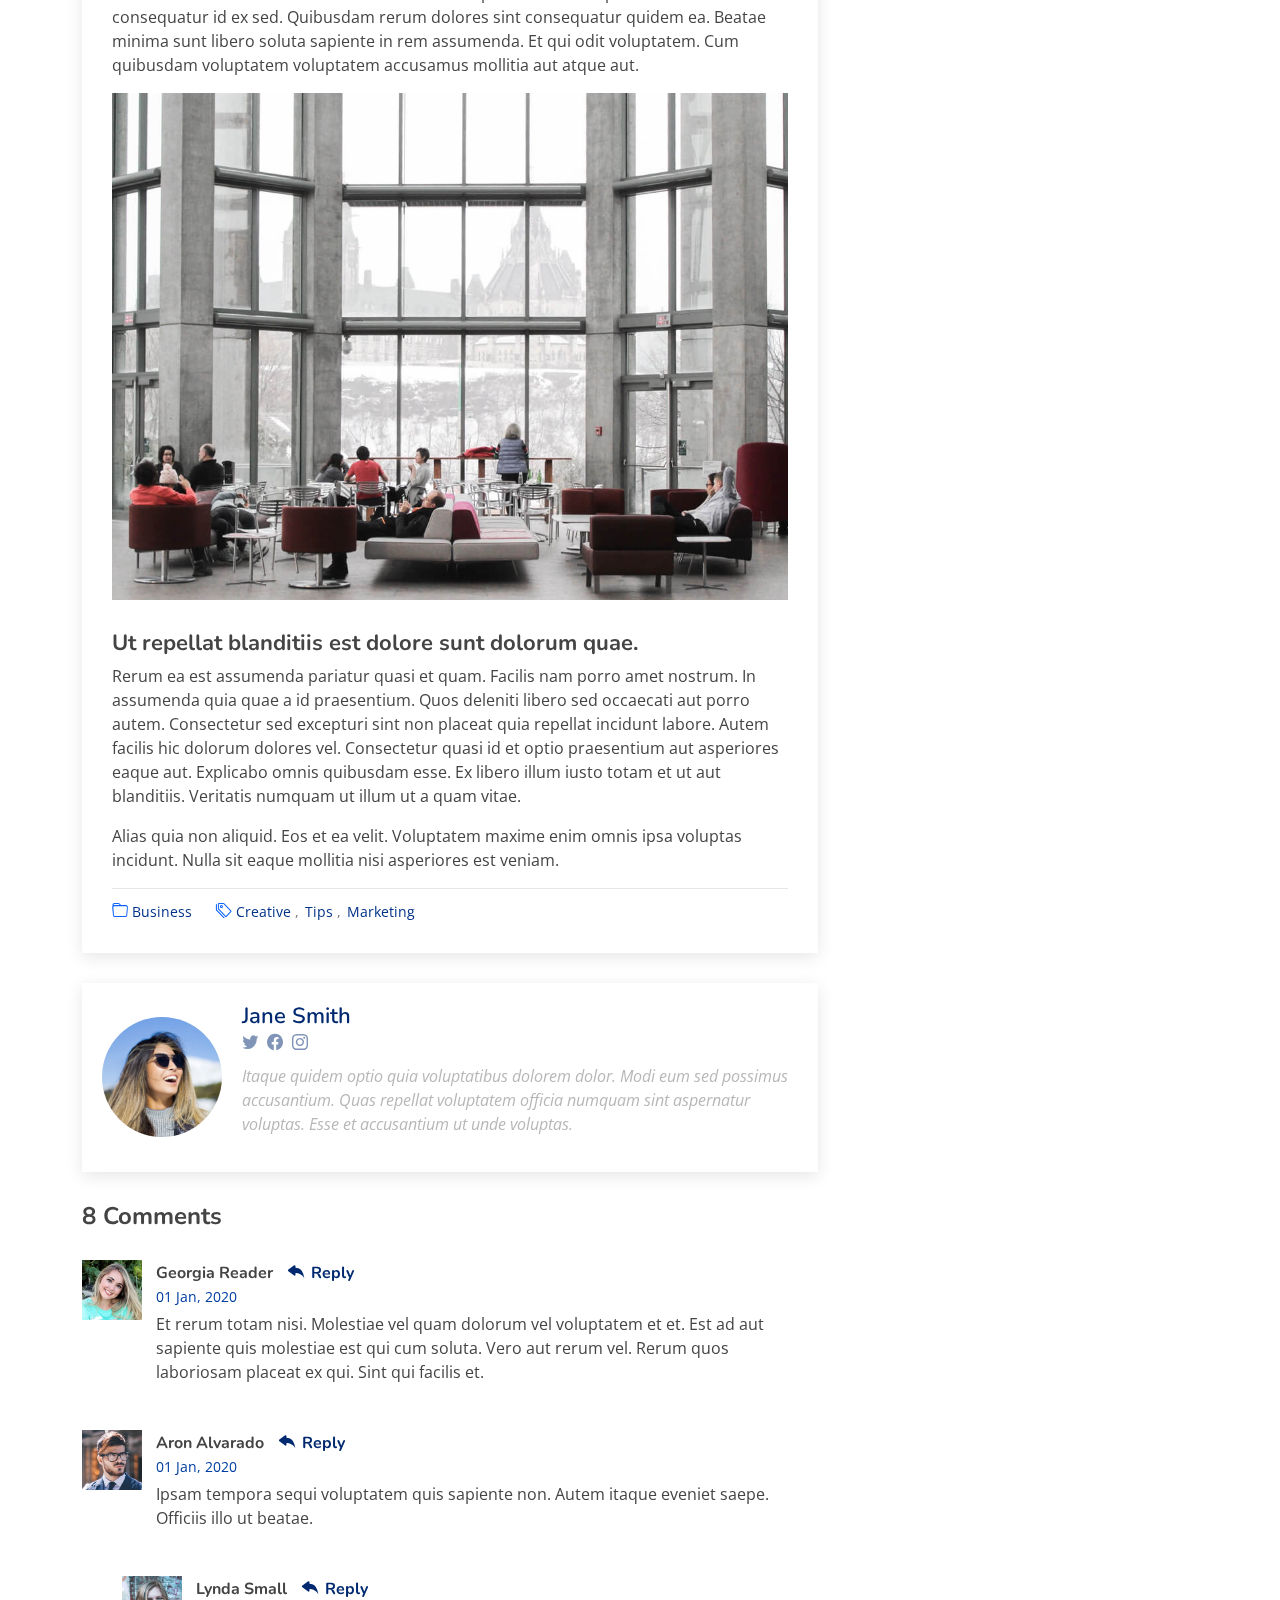
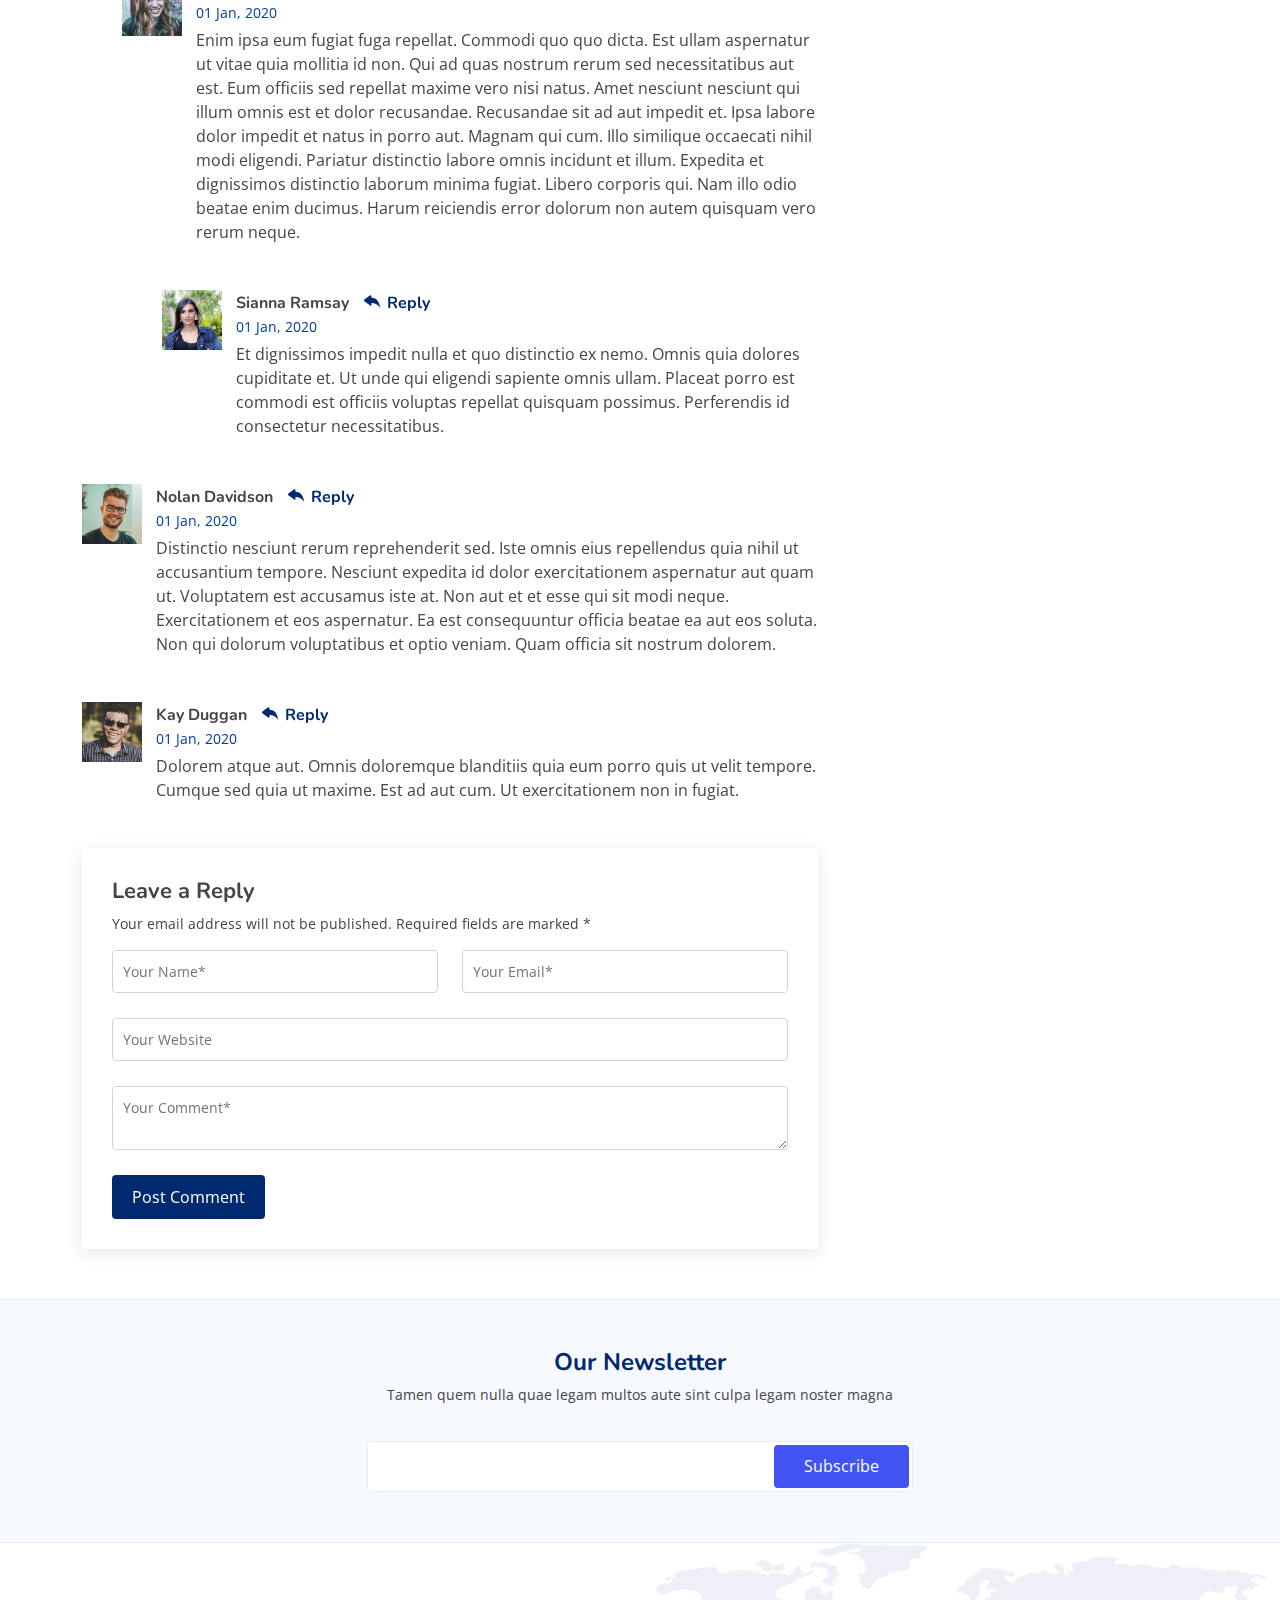
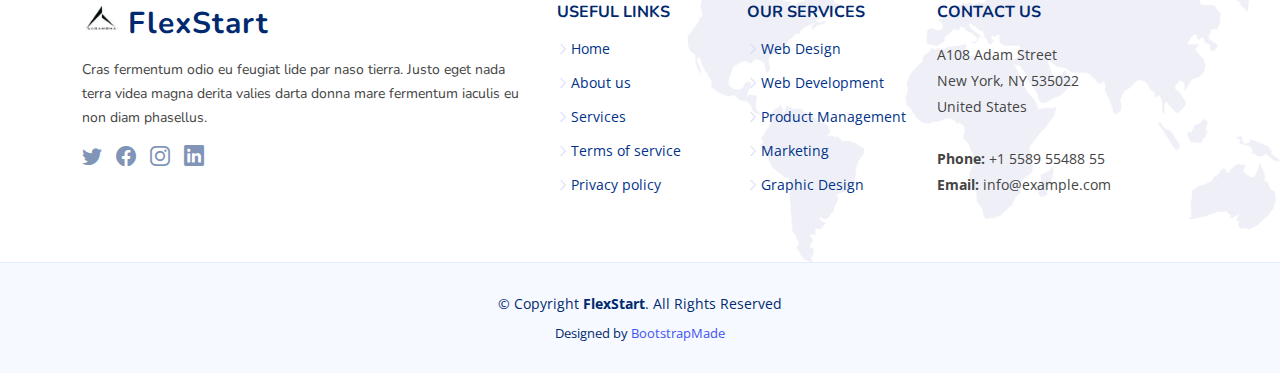
<file: blog-single.html>
<!DOCTYPE html>
<html lang="en">

<head>
  <meta charset="utf-8">
  <meta content="width=device-width, initial-scale=1.0" name="viewport">

  <title>Aarambha Tech -Blog</title>
  <meta content="" name="description">
  <meta content="" name="keywords">

  <!-- Favicons -->
  <link href="assets/img/favicon.png" rel="icon">
  <link href="assets/img/apple-touch-icon.png" rel="apple-touch-icon">

  <!-- Google Fonts -->
  <link href="https://fonts.googleapis.com/css?family=Open+Sans:300,300i,400,400i,600,600i,700,700i|Nunito:300,300i,400,400i,600,600i,700,700i|Poppins:300,300i,400,400i,500,500i,600,600i,700,700i" rel="stylesheet">

  <!-- Vendor CSS Files -->
  <link href="assets/vendor/bootstrap/css/bootstrap.min.css" rel="stylesheet">
  <link href="assets/vendor/bootstrap-icons/bootstrap-icons.css" rel="stylesheet">
  <link href="assets/vendor/aos/aos.css" rel="stylesheet">
  <link href="assets/vendor/remixicon/remixicon.css" rel="stylesheet">
  <link href="assets/vendor/swiper/swiper-bundle.min.css" rel="stylesheet">
  <link href="assets/vendor/glightbox/css/glightbox.min.css" rel="stylesheet">

  <!-- Template Main CSS File -->
  <link href="assets/css/style.css" rel="stylesheet">

  <!-- =======================================================
  * Template Name: FlexStart - v1.4.0
  * Template URL: https://bootstrapmade.com/flexstart-bootstrap-startup-template/
  * Author: BootstrapMade.com
  * License: https://bootstrapmade.com/license/
  ======================================================== -->
</head>

<body>

  <!-- ======= Header ======= -->
  <header id="header" class="header fixed-top">
    <div class="container-fluid container-xl d-flex align-items-center justify-content-between">

      <a href="index.html" class="logo d-flex align-items-center">
        <img src="assets/img/logo.png" alt="">
        <span>FlexStart</span>
      </a>

      <nav id="navbar" class="navbar">
        <ul>
          <li><a class="nav-link scrollto " href="#hero">Home</a></li>
          <li><a class="nav-link scrollto" href="#about">About</a></li>
          <li><a class="nav-link scrollto" href="#services">Services</a></li>
          <li><a class="nav-link scrollto" href="#portfolio">Portfolio</a></li>
          <li><a class="nav-link scrollto" href="#team">Team</a></li>
          <li><a class="active" href="blog.html">Blog</a></li>
          <li class="dropdown"><a href="#"><span>Drop Down</span> <i class="bi bi-chevron-down"></i></a>
            <ul>
              <li><a href="#">Drop Down 1</a></li>
              <li class="dropdown"><a href="#"><span>Deep Drop Down</span> <i class="bi bi-chevron-right"></i></a>
                <ul>
                  <li><a href="#">Deep Drop Down 1</a></li>
                  <li><a href="#">Deep Drop Down 2</a></li>
                  <li><a href="#">Deep Drop Down 3</a></li>
                  <li><a href="#">Deep Drop Down 4</a></li>
                  <li><a href="#">Deep Drop Down 5</a></li>
                </ul>
              </li>
              <li><a href="#">Drop Down 2</a></li>
              <li><a href="#">Drop Down 3</a></li>
              <li><a href="#">Drop Down 4</a></li>
            </ul>
          </li>
          <li><a class="nav-link scrollto" href="#contact">Contact</a></li>
          <li><a class="getstarted scrollto" href="#about">Get Started</a></li>
        </ul>
        <i class="bi bi-list mobile-nav-toggle"></i>
      </nav><!-- .navbar -->

    </div>
  </header><!-- End Header -->

  <main id="main">

    <!-- ======= Breadcrumbs ======= -->
    <section class="breadcrumbs">
      <div class="container">

        <ol>
          <li><a href="index.html">Home</a></li>
          <li><a href="blog.html">Blog</a></li>
          <li>Blog Single</li>
        </ol>
        <h2>Blog Single</h2>

      </div>
    </section><!-- End Breadcrumbs -->

    <!-- ======= Blog Single Section ======= -->
    <section id="blog" class="blog">
      <div class="container" data-aos="fade-up">

        <div class="row">

          <div class="col-lg-8 entries">

            <article class="entry entry-single">

              <div class="entry-img">
                <img src="assets/img/blog/blog-1.jpg" alt="" class="img-fluid">
              </div>

              <h2 class="entry-title">
                <a href="blog-single.html">Dolorum optio tempore voluptas dignissimos cumque fuga qui quibusdam quia</a>
              </h2>

              <div class="entry-meta">
                <ul>
                  <li class="d-flex align-items-center"><i class="bi bi-person"></i> <a href="blog-single.html">John Doe</a></li>
                  <li class="d-flex align-items-center"><i class="bi bi-clock"></i> <a href="blog-single.html"><time datetime="2020-01-01">Jan 1, 2020</time></a></li>
                  <li class="d-flex align-items-center"><i class="bi bi-chat-dots"></i> <a href="blog-single.html">12 Comments</a></li>
                </ul>
              </div>

              <div class="entry-content">
                <p>
                  Similique neque nam consequuntur ad non maxime aliquam quas. Quibusdam animi praesentium. Aliquam et laboriosam eius aut nostrum quidem aliquid dicta.
                  Et eveniet enim. Qui velit est ea dolorem doloremque deleniti aperiam unde soluta. Est cum et quod quos aut ut et sit sunt. Voluptate porro consequatur assumenda perferendis dolore.
                </p>

                <p>
                  Sit repellat hic cupiditate hic ut nemo. Quis nihil sunt non reiciendis. Sequi in accusamus harum vel aspernatur. Excepturi numquam nihil cumque odio. Et voluptate cupiditate.
                </p>

                <blockquote>
                  <p>
                    Et vero doloremque tempore voluptatem ratione vel aut. Deleniti sunt animi aut. Aut eos aliquam doloribus minus autem quos.
                  </p>
                </blockquote>

                <p>
                  Sed quo laboriosam qui architecto. Occaecati repellendus omnis dicta inventore tempore provident voluptas mollitia aliquid. Id repellendus quia. Asperiores nihil magni dicta est suscipit perspiciatis. Voluptate ex rerum assumenda dolores nihil quaerat.
                  Dolor porro tempora et quibusdam voluptas. Beatae aut at ad qui tempore corrupti velit quisquam rerum. Omnis dolorum exercitationem harum qui qui blanditiis neque.
                  Iusto autem itaque. Repudiandae hic quae aspernatur ea neque qui. Architecto voluptatem magni. Vel magnam quod et tempora deleniti error rerum nihil tempora.
                </p>

                <h3>Et quae iure vel ut odit alias.</h3>
                <p>
                  Officiis animi maxime nulla quo et harum eum quis a. Sit hic in qui quos fugit ut rerum atque. Optio provident dolores atque voluptatem rem excepturi molestiae qui. Voluptatem laborum omnis ullam quibusdam perspiciatis nulla nostrum. Voluptatum est libero eum nesciunt aliquid qui.
                  Quia et suscipit non sequi. Maxime sed odit. Beatae nesciunt nesciunt accusamus quia aut ratione aspernatur dolor. Sint harum eveniet dicta exercitationem minima. Exercitationem omnis asperiores natus aperiam dolor consequatur id ex sed. Quibusdam rerum dolores sint consequatur quidem ea.
                  Beatae minima sunt libero soluta sapiente in rem assumenda. Et qui odit voluptatem. Cum quibusdam voluptatem voluptatem accusamus mollitia aut atque aut.
                </p>
                <img src="assets/img/blog/blog-inside-post.jpg" class="img-fluid" alt="">

                <h3>Ut repellat blanditiis est dolore sunt dolorum quae.</h3>
                <p>
                  Rerum ea est assumenda pariatur quasi et quam. Facilis nam porro amet nostrum. In assumenda quia quae a id praesentium. Quos deleniti libero sed occaecati aut porro autem. Consectetur sed excepturi sint non placeat quia repellat incidunt labore. Autem facilis hic dolorum dolores vel.
                  Consectetur quasi id et optio praesentium aut asperiores eaque aut. Explicabo omnis quibusdam esse. Ex libero illum iusto totam et ut aut blanditiis. Veritatis numquam ut illum ut a quam vitae.
                </p>
                <p>
                  Alias quia non aliquid. Eos et ea velit. Voluptatem maxime enim omnis ipsa voluptas incidunt. Nulla sit eaque mollitia nisi asperiores est veniam.
                </p>

              </div>

              <div class="entry-footer">
                <i class="bi bi-folder"></i>
                <ul class="cats">
                  <li><a href="#">Business</a></li>
                </ul>

                <i class="bi bi-tags"></i>
                <ul class="tags">
                  <li><a href="#">Creative</a></li>
                  <li><a href="#">Tips</a></li>
                  <li><a href="#">Marketing</a></li>
                </ul>
              </div>

            </article><!-- End blog entry -->

            <div class="blog-author d-flex align-items-center">
              <img src="assets/img/blog/blog-author.jpg" class="rounded-circle float-left" alt="">
              <div>
                <h4>Jane Smith</h4>
                <div class="social-links">
                  <a href="https://twitters.com/#"><i class="bi bi-twitter"></i></a>
                  <a href="https://facebook.com/#"><i class="bi bi-facebook"></i></a>
                  <a href="https://instagram.com/#"><i class="biu bi-instagram"></i></a>
                </div>
                <p>
                  Itaque quidem optio quia voluptatibus dolorem dolor. Modi eum sed possimus accusantium. Quas repellat voluptatem officia numquam sint aspernatur voluptas. Esse et accusantium ut unde voluptas.
                </p>
              </div>
            </div><!-- End blog author bio -->

            <div class="blog-comments">

              <h4 class="comments-count">8 Comments</h4>

              <div id="comment-1" class="comment">
                <div class="d-flex">
                  <div class="comment-img"><img src="assets/img/blog/comments-1.jpg" alt=""></div>
                  <div>
                    <h5><a href="">Georgia Reader</a> <a href="#" class="reply"><i class="bi bi-reply-fill"></i> Reply</a></h5>
                    <time datetime="2020-01-01">01 Jan, 2020</time>
                    <p>
                      Et rerum totam nisi. Molestiae vel quam dolorum vel voluptatem et et. Est ad aut sapiente quis molestiae est qui cum soluta.
                      Vero aut rerum vel. Rerum quos laboriosam placeat ex qui. Sint qui facilis et.
                    </p>
                  </div>
                </div>
              </div><!-- End comment #1 -->

              <div id="comment-2" class="comment">
                <div class="d-flex">
                  <div class="comment-img"><img src="assets/img/blog/comments-2.jpg" alt=""></div>
                  <div>
                    <h5><a href="">Aron Alvarado</a> <a href="#" class="reply"><i class="bi bi-reply-fill"></i> Reply</a></h5>
                    <time datetime="2020-01-01">01 Jan, 2020</time>
                    <p>
                      Ipsam tempora sequi voluptatem quis sapiente non. Autem itaque eveniet saepe. Officiis illo ut beatae.
                    </p>
                  </div>
                </div>

                <div id="comment-reply-1" class="comment comment-reply">
                  <div class="d-flex">
                    <div class="comment-img"><img src="assets/img/blog/comments-3.jpg" alt=""></div>
                    <div>
                      <h5><a href="">Lynda Small</a> <a href="#" class="reply"><i class="bi bi-reply-fill"></i> Reply</a></h5>
                      <time datetime="2020-01-01">01 Jan, 2020</time>
                      <p>
                        Enim ipsa eum fugiat fuga repellat. Commodi quo quo dicta. Est ullam aspernatur ut vitae quia mollitia id non. Qui ad quas nostrum rerum sed necessitatibus aut est. Eum officiis sed repellat maxime vero nisi natus. Amet nesciunt nesciunt qui illum omnis est et dolor recusandae.

                        Recusandae sit ad aut impedit et. Ipsa labore dolor impedit et natus in porro aut. Magnam qui cum. Illo similique occaecati nihil modi eligendi. Pariatur distinctio labore omnis incidunt et illum. Expedita et dignissimos distinctio laborum minima fugiat.

                        Libero corporis qui. Nam illo odio beatae enim ducimus. Harum reiciendis error dolorum non autem quisquam vero rerum neque.
                      </p>
                    </div>
                  </div>

                  <div id="comment-reply-2" class="comment comment-reply">
                    <div class="d-flex">
                      <div class="comment-img"><img src="assets/img/blog/comments-4.jpg" alt=""></div>
                      <div>
                        <h5><a href="">Sianna Ramsay</a> <a href="#" class="reply"><i class="bi bi-reply-fill"></i> Reply</a></h5>
                        <time datetime="2020-01-01">01 Jan, 2020</time>
                        <p>
                          Et dignissimos impedit nulla et quo distinctio ex nemo. Omnis quia dolores cupiditate et. Ut unde qui eligendi sapiente omnis ullam. Placeat porro est commodi est officiis voluptas repellat quisquam possimus. Perferendis id consectetur necessitatibus.
                        </p>
                      </div>
                    </div>

                  </div><!-- End comment reply #2-->

                </div><!-- End comment reply #1-->

              </div><!-- End comment #2-->

              <div id="comment-3" class="comment">
                <div class="d-flex">
                  <div class="comment-img"><img src="assets/img/blog/comments-5.jpg" alt=""></div>
                  <div>
                    <h5><a href="">Nolan Davidson</a> <a href="#" class="reply"><i class="bi bi-reply-fill"></i> Reply</a></h5>
                    <time datetime="2020-01-01">01 Jan, 2020</time>
                    <p>
                      Distinctio nesciunt rerum reprehenderit sed. Iste omnis eius repellendus quia nihil ut accusantium tempore. Nesciunt expedita id dolor exercitationem aspernatur aut quam ut. Voluptatem est accusamus iste at.
                      Non aut et et esse qui sit modi neque. Exercitationem et eos aspernatur. Ea est consequuntur officia beatae ea aut eos soluta. Non qui dolorum voluptatibus et optio veniam. Quam officia sit nostrum dolorem.
                    </p>
                  </div>
                </div>

              </div><!-- End comment #3 -->

              <div id="comment-4" class="comment">
                <div class="d-flex">
                  <div class="comment-img"><img src="assets/img/blog/comments-6.jpg" alt=""></div>
                  <div>
                    <h5><a href="">Kay Duggan</a> <a href="#" class="reply"><i class="bi bi-reply-fill"></i> Reply</a></h5>
                    <time datetime="2020-01-01">01 Jan, 2020</time>
                    <p>
                      Dolorem atque aut. Omnis doloremque blanditiis quia eum porro quis ut velit tempore. Cumque sed quia ut maxime. Est ad aut cum. Ut exercitationem non in fugiat.
                    </p>
                  </div>
                </div>

              </div><!-- End comment #4 -->

              <div class="reply-form">
                <h4>Leave a Reply</h4>
                <p>Your email address will not be published. Required fields are marked * </p>
                <form action="">
                  <div class="row">
                    <div class="col-md-6 form-group">
                      <input name="name" type="text" class="form-control" placeholder="Your Name*">
                    </div>
                    <div class="col-md-6 form-group">
                      <input name="email" type="text" class="form-control" placeholder="Your Email*">
                    </div>
                  </div>
                  <div class="row">
                    <div class="col form-group">
                      <input name="website" type="text" class="form-control" placeholder="Your Website">
                    </div>
                  </div>
                  <div class="row">
                    <div class="col form-group">
                      <textarea name="comment" class="form-control" placeholder="Your Comment*"></textarea>
                    </div>
                  </div>
                  <button type="submit" class="btn btn-primary">Post Comment</button>

                </form>

              </div>

            </div><!-- End blog comments -->

          </div><!-- End blog entries list -->

          <div class="col-lg-4">

            <div class="sidebar">

              <h3 class="sidebar-title">Search</h3>
              <div class="sidebar-item search-form">
                <form action="">
                  <input type="text">
                  <button type="submit"><i class="bi bi-search"></i></button>
                </form>
              </div><!-- End sidebar search formn-->

              <h3 class="sidebar-title">Categories</h3>
              <div class="sidebar-item categories">
                <ul>
                  <li><a href="#">General <span>(25)</span></a></li>
                  <li><a href="#">Lifestyle <span>(12)</span></a></li>
                  <li><a href="#">Travel <span>(5)</span></a></li>
                  <li><a href="#">Design <span>(22)</span></a></li>
                  <li><a href="#">Creative <span>(8)</span></a></li>
                  <li><a href="#">Educaion <span>(14)</span></a></li>
                </ul>
              </div><!-- End sidebar categories-->

              <h3 class="sidebar-title">Recent Posts</h3>
              <div class="sidebar-item recent-posts">
                <div class="post-item clearfix">
                  <img src="assets/img/blog/blog-recent-1.jpg" alt="">
                  <h4><a href="blog-single.html">Nihil blanditiis at in nihil autem</a></h4>
                  <time datetime="2020-01-01">Jan 1, 2020</time>
                </div>

                <div class="post-item clearfix">
                  <img src="assets/img/blog/blog-recent-2.jpg" alt="">
                  <h4><a href="blog-single.html">Quidem autem et impedit</a></h4>
                  <time datetime="2020-01-01">Jan 1, 2020</time>
                </div>

                <div class="post-item clearfix">
                  <img src="assets/img/blog/blog-recent-3.jpg" alt="">
                  <h4><a href="blog-single.html">Id quia et et ut maxime similique occaecati ut</a></h4>
                  <time datetime="2020-01-01">Jan 1, 2020</time>
                </div>

                <div class="post-item clearfix">
                  <img src="assets/img/blog/blog-recent-4.jpg" alt="">
                  <h4><a href="blog-single.html">Laborum corporis quo dara net para</a></h4>
                  <time datetime="2020-01-01">Jan 1, 2020</time>
                </div>

                <div class="post-item clearfix">
                  <img src="assets/img/blog/blog-recent-5.jpg" alt="">
                  <h4><a href="blog-single.html">Et dolores corrupti quae illo quod dolor</a></h4>
                  <time datetime="2020-01-01">Jan 1, 2020</time>
                </div>

              </div><!-- End sidebar recent posts-->

              <h3 class="sidebar-title">Tags</h3>
              <div class="sidebar-item tags">
                <ul>
                  <li><a href="#">App</a></li>
                  <li><a href="#">IT</a></li>
                  <li><a href="#">Business</a></li>
                  <li><a href="#">Mac</a></li>
                  <li><a href="#">Design</a></li>
                  <li><a href="#">Office</a></li>
                  <li><a href="#">Creative</a></li>
                  <li><a href="#">Studio</a></li>
                  <li><a href="#">Smart</a></li>
                  <li><a href="#">Tips</a></li>
                  <li><a href="#">Marketing</a></li>
                </ul>
              </div><!-- End sidebar tags-->

            </div><!-- End sidebar -->

          </div><!-- End blog sidebar -->

        </div>

      </div>
    </section><!-- End Blog Single Section -->

  </main><!-- End #main -->

  <!-- ======= Footer ======= -->
  <footer id="footer" class="footer">

    <div class="footer-newsletter">
      <div class="container">
        <div class="row justify-content-center">
          <div class="col-lg-12 text-center">
            <h4>Our Newsletter</h4>
            <p>Tamen quem nulla quae legam multos aute sint culpa legam noster magna</p>
          </div>
          <div class="col-lg-6">
            <form action="" method="post">
              <input type="email" name="email"><input type="submit" value="Subscribe">
            </form>
          </div>
        </div>
      </div>
    </div>

    <div class="footer-top">
      <div class="container">
        <div class="row gy-4">
          <div class="col-lg-5 col-md-12 footer-info">
            <a href="index.html" class="logo d-flex align-items-center">
              <img src="assets/img/logo.png" alt="">
              <span>FlexStart</span>
            </a>
            <p>Cras fermentum odio eu feugiat lide par naso tierra. Justo eget nada terra videa magna derita valies darta donna mare fermentum iaculis eu non diam phasellus.</p>
            <div class="social-links mt-3">
              <a href="#" class="twitter"><i class="bi bi-twitter"></i></a>
              <a href="#" class="facebook"><i class="bi bi-facebook"></i></a>
              <a href="#" class="instagram"><i class="bi bi-instagram bx bxl-instagram"></i></a>
              <a href="#" class="linkedin"><i class="bi bi-linkedin bx bxl-linkedin"></i></a>
            </div>
          </div>

          <div class="col-lg-2 col-6 footer-links">
            <h4>Useful Links</h4>
            <ul>
              <li><i class="bi bi-chevron-right"></i> <a href="#">Home</a></li>
              <li><i class="bi bi-chevron-right"></i> <a href="#">About us</a></li>
              <li><i class="bi bi-chevron-right"></i> <a href="#">Services</a></li>
              <li><i class="bi bi-chevron-right"></i> <a href="#">Terms of service</a></li>
              <li><i class="bi bi-chevron-right"></i> <a href="#">Privacy policy</a></li>
            </ul>
          </div>

          <div class="col-lg-2 col-6 footer-links">
            <h4>Our Services</h4>
            <ul>
              <li><i class="bi bi-chevron-right"></i> <a href="#">Web Design</a></li>
              <li><i class="bi bi-chevron-right"></i> <a href="#">Web Development</a></li>
              <li><i class="bi bi-chevron-right"></i> <a href="#">Product Management</a></li>
              <li><i class="bi bi-chevron-right"></i> <a href="#">Marketing</a></li>
              <li><i class="bi bi-chevron-right"></i> <a href="#">Graphic Design</a></li>
            </ul>
          </div>

          <div class="col-lg-3 col-md-12 footer-contact text-center text-md-start">
            <h4>Contact Us</h4>
            <p>
              A108 Adam Street <br>
              New York, NY 535022<br>
              United States <br><br>
              <strong>Phone:</strong> +1 5589 55488 55<br>
              <strong>Email:</strong> info@example.com<br>
            </p>

          </div>

        </div>
      </div>
    </div>

    <div class="container">
      <div class="copyright">
        &copy; Copyright <strong><span>FlexStart</span></strong>. All Rights Reserved
      </div>
      <div class="credits">
        <!-- All the links in the footer should remain intact. -->
        <!-- You can delete the links only if you purchased the pro version. -->
        <!-- Licensing information: https://bootstrapmade.com/license/ -->
        <!-- Purchase the pro version with working PHP/AJAX contact form: https://bootstrapmade.com/flexstart-bootstrap-startup-template/ -->
        Designed by <a href="https://bootstrapmade.com/">BootstrapMade</a>
      </div>
    </div>
  </footer><!-- End Footer -->

  <a href="#" class="back-to-top d-flex align-items-center justify-content-center"><i class="bi bi-arrow-up-short"></i></a>

  <!-- Vendor JS Files -->
  <script src="assets/vendor/bootstrap/js/bootstrap.bundle.js"></script>
  <script src="assets/vendor/aos/aos.js"></script>
  <script src="assets/vendor/php-email-form/validate.js"></script>
  <script src="assets/vendor/swiper/swiper-bundle.min.js"></script>
  <script src="assets/vendor/purecounter/purecounter.js"></script>
  <script src="assets/vendor/isotope-layout/isotope.pkgd.min.js"></script>
  <script src="assets/vendor/glightbox/js/glightbox.min.js"></script>

  <!-- Template Main JS File -->
  <script src="assets/js/main.js"></script>

</body>

</html>
</file>
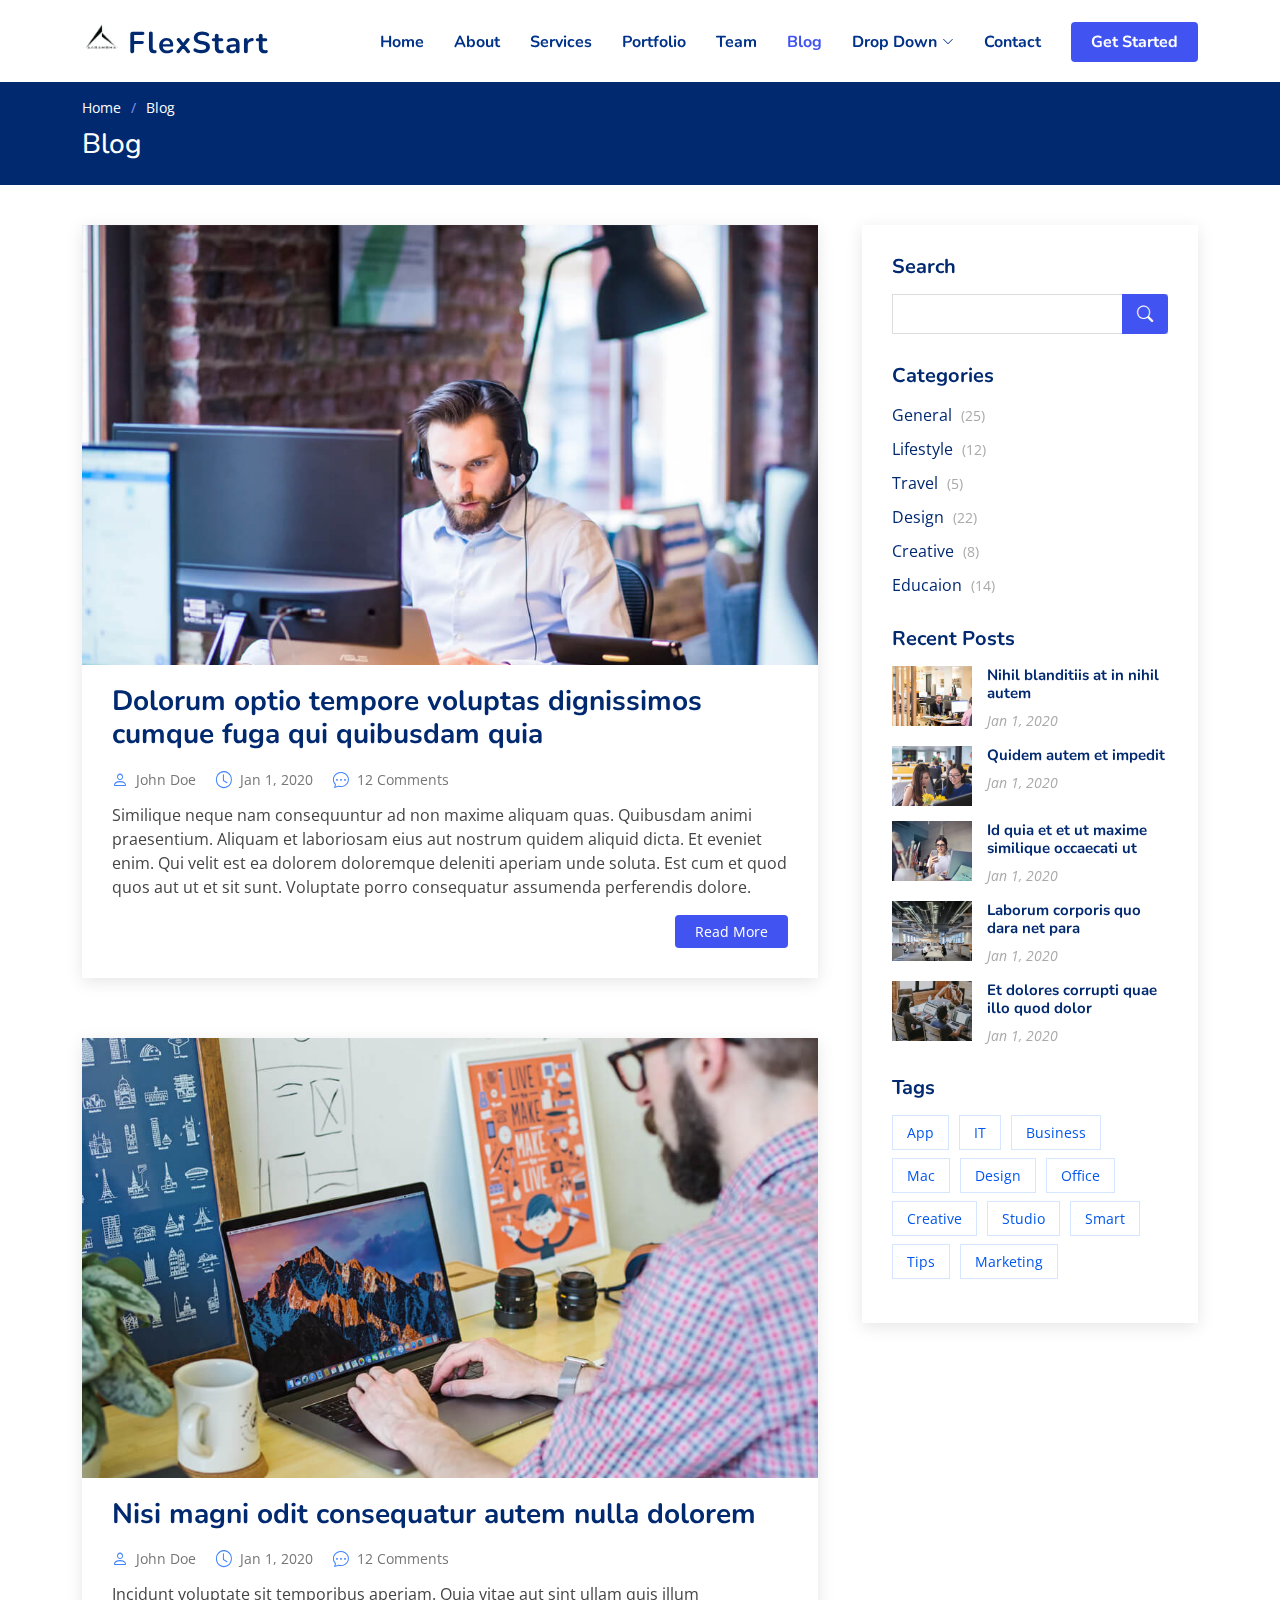
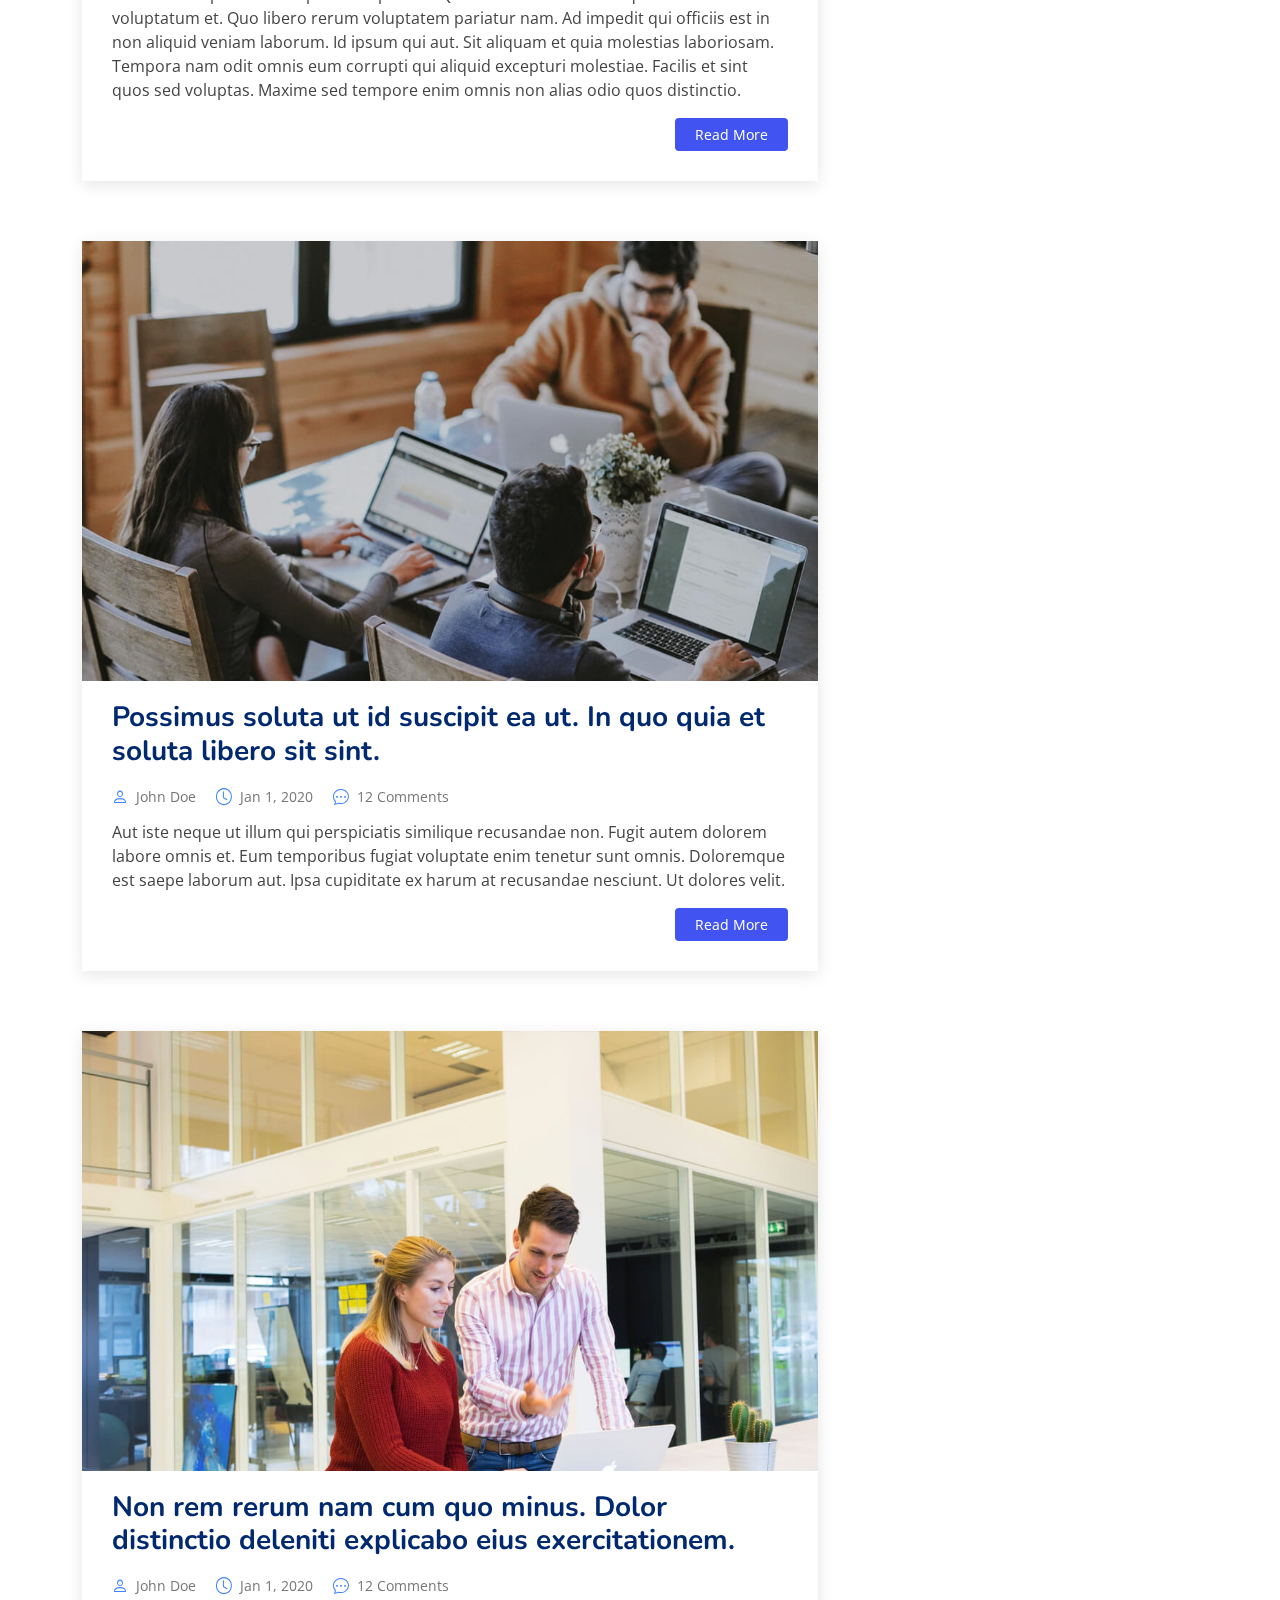
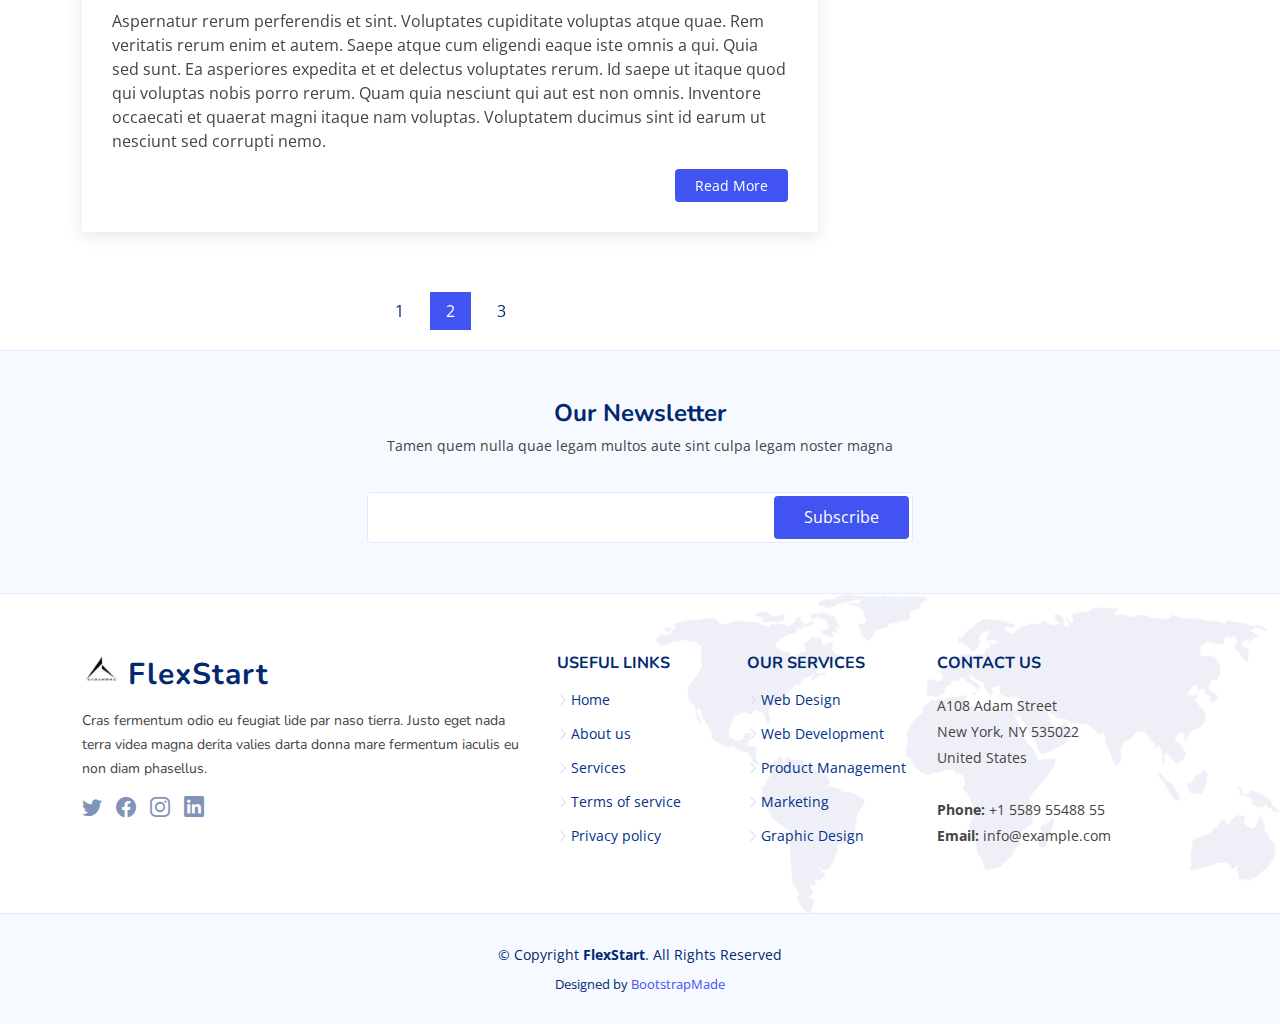
<file: blog.html>
<!DOCTYPE html>
<html lang="en">

<head>
  <meta charset="utf-8">
  <meta content="width=device-width, initial-scale=1.0" name="viewport">

  <title>Blog - FlexStart Bootstrap Template</title>
  <meta content="" name="description">
  <meta content="" name="keywords">

  <!-- Favicons -->
  <link href="assets/img/favicon.png" rel="icon">
  <link href="assets/img/apple-touch-icon.png" rel="apple-touch-icon">

  <!-- Google Fonts -->
  <link href="https://fonts.googleapis.com/css?family=Open+Sans:300,300i,400,400i,600,600i,700,700i|Nunito:300,300i,400,400i,600,600i,700,700i|Poppins:300,300i,400,400i,500,500i,600,600i,700,700i" rel="stylesheet">

  <!-- Vendor CSS Files -->
  <link href="assets/vendor/bootstrap/css/bootstrap.min.css" rel="stylesheet">
  <link href="assets/vendor/bootstrap-icons/bootstrap-icons.css" rel="stylesheet">
  <link href="assets/vendor/aos/aos.css" rel="stylesheet">
  <link href="assets/vendor/remixicon/remixicon.css" rel="stylesheet">
  <link href="assets/vendor/swiper/swiper-bundle.min.css" rel="stylesheet">
  <link href="assets/vendor/glightbox/css/glightbox.min.css" rel="stylesheet">

  <!-- Template Main CSS File -->
  <link href="assets/css/style.css" rel="stylesheet">

  <!-- =======================================================
  * Template Name: FlexStart - v1.4.0
  * Template URL: https://bootstrapmade.com/flexstart-bootstrap-startup-template/
  * Author: BootstrapMade.com
  * License: https://bootstrapmade.com/license/
  ======================================================== -->
</head>

<body>

  <!-- ======= Header ======= -->
  <header id="header" class="header fixed-top">
    <div class="container-fluid container-xl d-flex align-items-center justify-content-between">

      <a href="index.html" class="logo d-flex align-items-center">
        <img src="assets/img/logo.png" alt="">
        <span>FlexStart</span>
      </a>

      <nav id="navbar" class="navbar">
        <ul>
          <li><a class="nav-link scrollto " href="#hero">Home</a></li>
          <li><a class="nav-link scrollto" href="#about">About</a></li>
          <li><a class="nav-link scrollto" href="#services">Services</a></li>
          <li><a class="nav-link scrollto" href="#portfolio">Portfolio</a></li>
          <li><a class="nav-link scrollto" href="#team">Team</a></li>
          <li><a class="active" href="blog.html">Blog</a></li>
          <li class="dropdown"><a href="#"><span>Drop Down</span> <i class="bi bi-chevron-down"></i></a>
            <ul>
              <li><a href="#">Drop Down 1</a></li>
              <li class="dropdown"><a href="#"><span>Deep Drop Down</span> <i class="bi bi-chevron-right"></i></a>
                <ul>
                  <li><a href="#">Deep Drop Down 1</a></li>
                  <li><a href="#">Deep Drop Down 2</a></li>
                  <li><a href="#">Deep Drop Down 3</a></li>
                  <li><a href="#">Deep Drop Down 4</a></li>
                  <li><a href="#">Deep Drop Down 5</a></li>
                </ul>
              </li>
              <li><a href="#">Drop Down 2</a></li>
              <li><a href="#">Drop Down 3</a></li>
              <li><a href="#">Drop Down 4</a></li>
            </ul>
          </li>
          <li><a class="nav-link scrollto" href="#contact">Contact</a></li>
          <li><a class="getstarted scrollto" href="#about">Get Started</a></li>
        </ul>
        <i class="bi bi-list mobile-nav-toggle"></i>
      </nav><!-- .navbar -->

    </div>
  </header><!-- End Header -->

  <main id="main">

    <!-- ======= Breadcrumbs ======= -->
    <section class="breadcrumbs">
      <div class="container">

        <ol>
          <li><a href="index.html">Home</a></li>
          <li>Blog</li>
        </ol>
        <h2>Blog</h2>

      </div>
    </section><!-- End Breadcrumbs -->

    <!-- ======= Blog Section ======= -->
    <section id="blog" class="blog">
      <div class="container" data-aos="fade-up">

        <div class="row">

          <div class="col-lg-8 entries">

            <article class="entry">

              <div class="entry-img">
                <img src="assets/img/blog/blog-1.jpg" alt="" class="img-fluid">
              </div>

              <h2 class="entry-title">
                <a href="blog-single.html">Dolorum optio tempore voluptas dignissimos cumque fuga qui quibusdam quia</a>
              </h2>

              <div class="entry-meta">
                <ul>
                  <li class="d-flex align-items-center"><i class="bi bi-person"></i> <a href="blog-single.html">John Doe</a></li>
                  <li class="d-flex align-items-center"><i class="bi bi-clock"></i> <a href="blog-single.html"><time datetime="2020-01-01">Jan 1, 2020</time></a></li>
                  <li class="d-flex align-items-center"><i class="bi bi-chat-dots"></i> <a href="blog-single.html">12 Comments</a></li>
                </ul>
              </div>

              <div class="entry-content">
                <p>
                  Similique neque nam consequuntur ad non maxime aliquam quas. Quibusdam animi praesentium. Aliquam et laboriosam eius aut nostrum quidem aliquid dicta.
                  Et eveniet enim. Qui velit est ea dolorem doloremque deleniti aperiam unde soluta. Est cum et quod quos aut ut et sit sunt. Voluptate porro consequatur assumenda perferendis dolore.
                </p>
                <div class="read-more">
                  <a href="blog-single.html">Read More</a>
                </div>
              </div>

            </article><!-- End blog entry -->

            <article class="entry">

              <div class="entry-img">
                <img src="assets/img/blog/blog-2.jpg" alt="" class="img-fluid">
              </div>

              <h2 class="entry-title">
                <a href="blog-single.html">Nisi magni odit consequatur autem nulla dolorem</a>
              </h2>

              <div class="entry-meta">
                <ul>
                  <li class="d-flex align-items-center"><i class="bi bi-person"></i> <a href="blog-single.html">John Doe</a></li>
                  <li class="d-flex align-items-center"><i class="bi bi-clock"></i> <a href="blog-single.html"><time datetime="2020-01-01">Jan 1, 2020</time></a></li>
                  <li class="d-flex align-items-center"><i class="bi bi-chat-dots"></i> <a href="blog-single.html">12 Comments</a></li>
                </ul>
              </div>

              <div class="entry-content">
                <p>
                  Incidunt voluptate sit temporibus aperiam. Quia vitae aut sint ullam quis illum voluptatum et. Quo libero rerum voluptatem pariatur nam.
                  Ad impedit qui officiis est in non aliquid veniam laborum. Id ipsum qui aut. Sit aliquam et quia molestias laboriosam. Tempora nam odit omnis eum corrupti qui aliquid excepturi molestiae. Facilis et sint quos sed voluptas. Maxime sed tempore enim omnis non alias odio quos distinctio.
                </p>
                <div class="read-more">
                  <a href="blog-single.html">Read More</a>
                </div>
              </div>

            </article><!-- End blog entry -->

            <article class="entry">

              <div class="entry-img">
                <img src="assets/img/blog/blog-3.jpg" alt="" class="img-fluid">
              </div>

              <h2 class="entry-title">
                <a href="blog-single.html">Possimus soluta ut id suscipit ea ut. In quo quia et soluta libero sit sint.</a>
              </h2>

              <div class="entry-meta">
                <ul>
                  <li class="d-flex align-items-center"><i class="bi bi-person"></i> <a href="blog-single.html">John Doe</a></li>
                  <li class="d-flex align-items-center"><i class="bi bi-clock"></i> <a href="blog-single.html"><time datetime="2020-01-01">Jan 1, 2020</time></a></li>
                  <li class="d-flex align-items-center"><i class="bi bi-chat-dots"></i> <a href="blog-single.html">12 Comments</a></li>
                </ul>
              </div>

              <div class="entry-content">
                <p>
                  Aut iste neque ut illum qui perspiciatis similique recusandae non. Fugit autem dolorem labore omnis et. Eum temporibus fugiat voluptate enim tenetur sunt omnis.
                  Doloremque est saepe laborum aut. Ipsa cupiditate ex harum at recusandae nesciunt. Ut dolores velit.
                </p>
                <div class="read-more">
                  <a href="blog-single.html">Read More</a>
                </div>
              </div>

            </article><!-- End blog entry -->

            <article class="entry">

              <div class="entry-img">
                <img src="assets/img/blog/blog-4.jpg" alt="" class="img-fluid">
              </div>

              <h2 class="entry-title">
                <a href="blog-single.html">Non rem rerum nam cum quo minus. Dolor distinctio deleniti explicabo eius exercitationem.</a>
              </h2>

              <div class="entry-meta">
                <ul>
                  <li class="d-flex align-items-center"><i class="bi bi-person"></i> <a href="blog-single.html">John Doe</a></li>
                  <li class="d-flex align-items-center"><i class="bi bi-clock"></i> <a href="blog-single.html"><time datetime="2020-01-01">Jan 1, 2020</time></a></li>
                  <li class="d-flex align-items-center"><i class="bi bi-chat-dots"></i> <a href="blog-single.html">12 Comments</a></li>
                </ul>
              </div>

              <div class="entry-content">
                <p>
                  Aspernatur rerum perferendis et sint. Voluptates cupiditate voluptas atque quae. Rem veritatis rerum enim et autem. Saepe atque cum eligendi eaque iste omnis a qui.
                  Quia sed sunt. Ea asperiores expedita et et delectus voluptates rerum. Id saepe ut itaque quod qui voluptas nobis porro rerum. Quam quia nesciunt qui aut est non omnis. Inventore occaecati et quaerat magni itaque nam voluptas. Voluptatem ducimus sint id earum ut nesciunt sed corrupti nemo.
                </p>
                <div class="read-more">
                  <a href="blog-single.html">Read More</a>
                </div>
              </div>

            </article><!-- End blog entry -->

            <div class="blog-pagination">
              <ul class="justify-content-center">
                <li><a href="#">1</a></li>
                <li class="active"><a href="#">2</a></li>
                <li><a href="#">3</a></li>
              </ul>
            </div>

          </div><!-- End blog entries list -->

          <div class="col-lg-4">

            <div class="sidebar">

              <h3 class="sidebar-title">Search</h3>
              <div class="sidebar-item search-form">
                <form action="">
                  <input type="text">
                  <button type="submit"><i class="bi bi-search"></i></button>
                </form>
              </div><!-- End sidebar search formn-->

              <h3 class="sidebar-title">Categories</h3>
              <div class="sidebar-item categories">
                <ul>
                  <li><a href="#">General <span>(25)</span></a></li>
                  <li><a href="#">Lifestyle <span>(12)</span></a></li>
                  <li><a href="#">Travel <span>(5)</span></a></li>
                  <li><a href="#">Design <span>(22)</span></a></li>
                  <li><a href="#">Creative <span>(8)</span></a></li>
                  <li><a href="#">Educaion <span>(14)</span></a></li>
                </ul>
              </div><!-- End sidebar categories-->

              <h3 class="sidebar-title">Recent Posts</h3>
              <div class="sidebar-item recent-posts">
                <div class="post-item clearfix">
                  <img src="assets/img/blog/blog-recent-1.jpg" alt="">
                  <h4><a href="blog-single.html">Nihil blanditiis at in nihil autem</a></h4>
                  <time datetime="2020-01-01">Jan 1, 2020</time>
                </div>

                <div class="post-item clearfix">
                  <img src="assets/img/blog/blog-recent-2.jpg" alt="">
                  <h4><a href="blog-single.html">Quidem autem et impedit</a></h4>
                  <time datetime="2020-01-01">Jan 1, 2020</time>
                </div>

                <div class="post-item clearfix">
                  <img src="assets/img/blog/blog-recent-3.jpg" alt="">
                  <h4><a href="blog-single.html">Id quia et et ut maxime similique occaecati ut</a></h4>
                  <time datetime="2020-01-01">Jan 1, 2020</time>
                </div>

                <div class="post-item clearfix">
                  <img src="assets/img/blog/blog-recent-4.jpg" alt="">
                  <h4><a href="blog-single.html">Laborum corporis quo dara net para</a></h4>
                  <time datetime="2020-01-01">Jan 1, 2020</time>
                </div>

                <div class="post-item clearfix">
                  <img src="assets/img/blog/blog-recent-5.jpg" alt="">
                  <h4><a href="blog-single.html">Et dolores corrupti quae illo quod dolor</a></h4>
                  <time datetime="2020-01-01">Jan 1, 2020</time>
                </div>

              </div><!-- End sidebar recent posts-->

              <h3 class="sidebar-title">Tags</h3>
              <div class="sidebar-item tags">
                <ul>
                  <li><a href="#">App</a></li>
                  <li><a href="#">IT</a></li>
                  <li><a href="#">Business</a></li>
                  <li><a href="#">Mac</a></li>
                  <li><a href="#">Design</a></li>
                  <li><a href="#">Office</a></li>
                  <li><a href="#">Creative</a></li>
                  <li><a href="#">Studio</a></li>
                  <li><a href="#">Smart</a></li>
                  <li><a href="#">Tips</a></li>
                  <li><a href="#">Marketing</a></li>
                </ul>
              </div><!-- End sidebar tags-->

            </div><!-- End sidebar -->

          </div><!-- End blog sidebar -->

        </div>

      </div>
    </section><!-- End Blog Section -->

  </main><!-- End #main -->

  <!-- ======= Footer ======= -->
  <footer id="footer" class="footer">

    <div class="footer-newsletter">
      <div class="container">
        <div class="row justify-content-center">
          <div class="col-lg-12 text-center">
            <h4>Our Newsletter</h4>
            <p>Tamen quem nulla quae legam multos aute sint culpa legam noster magna</p>
          </div>
          <div class="col-lg-6">
            <form action="" method="post">
              <input type="email" name="email"><input type="submit" value="Subscribe">
            </form>
          </div>
        </div>
      </div>
    </div>

    <div class="footer-top">
      <div class="container">
        <div class="row gy-4">
          <div class="col-lg-5 col-md-12 footer-info">
            <a href="index.html" class="logo d-flex align-items-center">
              <img src="assets/img/logo.png" alt="">
              <span>FlexStart</span>
            </a>
            <p>Cras fermentum odio eu feugiat lide par naso tierra. Justo eget nada terra videa magna derita valies darta donna mare fermentum iaculis eu non diam phasellus.</p>
            <div class="social-links mt-3">
              <a href="#" class="twitter"><i class="bi bi-twitter"></i></a>
              <a href="#" class="facebook"><i class="bi bi-facebook"></i></a>
              <a href="#" class="instagram"><i class="bi bi-instagram bx bxl-instagram"></i></a>
              <a href="#" class="linkedin"><i class="bi bi-linkedin bx bxl-linkedin"></i></a>
            </div>
          </div>

          <div class="col-lg-2 col-6 footer-links">
            <h4>Useful Links</h4>
            <ul>
              <li><i class="bi bi-chevron-right"></i> <a href="#">Home</a></li>
              <li><i class="bi bi-chevron-right"></i> <a href="#">About us</a></li>
              <li><i class="bi bi-chevron-right"></i> <a href="#">Services</a></li>
              <li><i class="bi bi-chevron-right"></i> <a href="#">Terms of service</a></li>
              <li><i class="bi bi-chevron-right"></i> <a href="#">Privacy policy</a></li>
            </ul>
          </div>

          <div class="col-lg-2 col-6 footer-links">
            <h4>Our Services</h4>
            <ul>
              <li><i class="bi bi-chevron-right"></i> <a href="#">Web Design</a></li>
              <li><i class="bi bi-chevron-right"></i> <a href="#">Web Development</a></li>
              <li><i class="bi bi-chevron-right"></i> <a href="#">Product Management</a></li>
              <li><i class="bi bi-chevron-right"></i> <a href="#">Marketing</a></li>
              <li><i class="bi bi-chevron-right"></i> <a href="#">Graphic Design</a></li>
            </ul>
          </div>

          <div class="col-lg-3 col-md-12 footer-contact text-center text-md-start">
            <h4>Contact Us</h4>
            <p>
              A108 Adam Street <br>
              New York, NY 535022<br>
              United States <br><br>
              <strong>Phone:</strong> +1 5589 55488 55<br>
              <strong>Email:</strong> info@example.com<br>
            </p>

          </div>

        </div>
      </div>
    </div>

    <div class="container">
      <div class="copyright">
        &copy; Copyright <strong><span>FlexStart</span></strong>. All Rights Reserved
      </div>
      <div class="credits">
        <!-- All the links in the footer should remain intact. -->
        <!-- You can delete the links only if you purchased the pro version. -->
        <!-- Licensing information: https://bootstrapmade.com/license/ -->
        <!-- Purchase the pro version with working PHP/AJAX contact form: https://bootstrapmade.com/flexstart-bootstrap-startup-template/ -->
        Designed by <a href="https://bootstrapmade.com/">BootstrapMade</a>
      </div>
    </div>
  </footer><!-- End Footer -->

  <a href="#" class="back-to-top d-flex align-items-center justify-content-center"><i class="bi bi-arrow-up-short"></i></a>

  <!-- Vendor JS Files -->
  <script src="assets/vendor/bootstrap/js/bootstrap.bundle.js"></script>
  <script src="assets/vendor/aos/aos.js"></script>
  <script src="assets/vendor/php-email-form/validate.js"></script>
  <script src="assets/vendor/swiper/swiper-bundle.min.js"></script>
  <script src="assets/vendor/purecounter/purecounter.js"></script>
  <script src="assets/vendor/isotope-layout/isotope.pkgd.min.js"></script>
  <script src="assets/vendor/glightbox/js/glightbox.min.js"></script>

  <!-- Template Main JS File -->
  <script src="assets/js/main.js"></script>

</body>

</html>
</file>
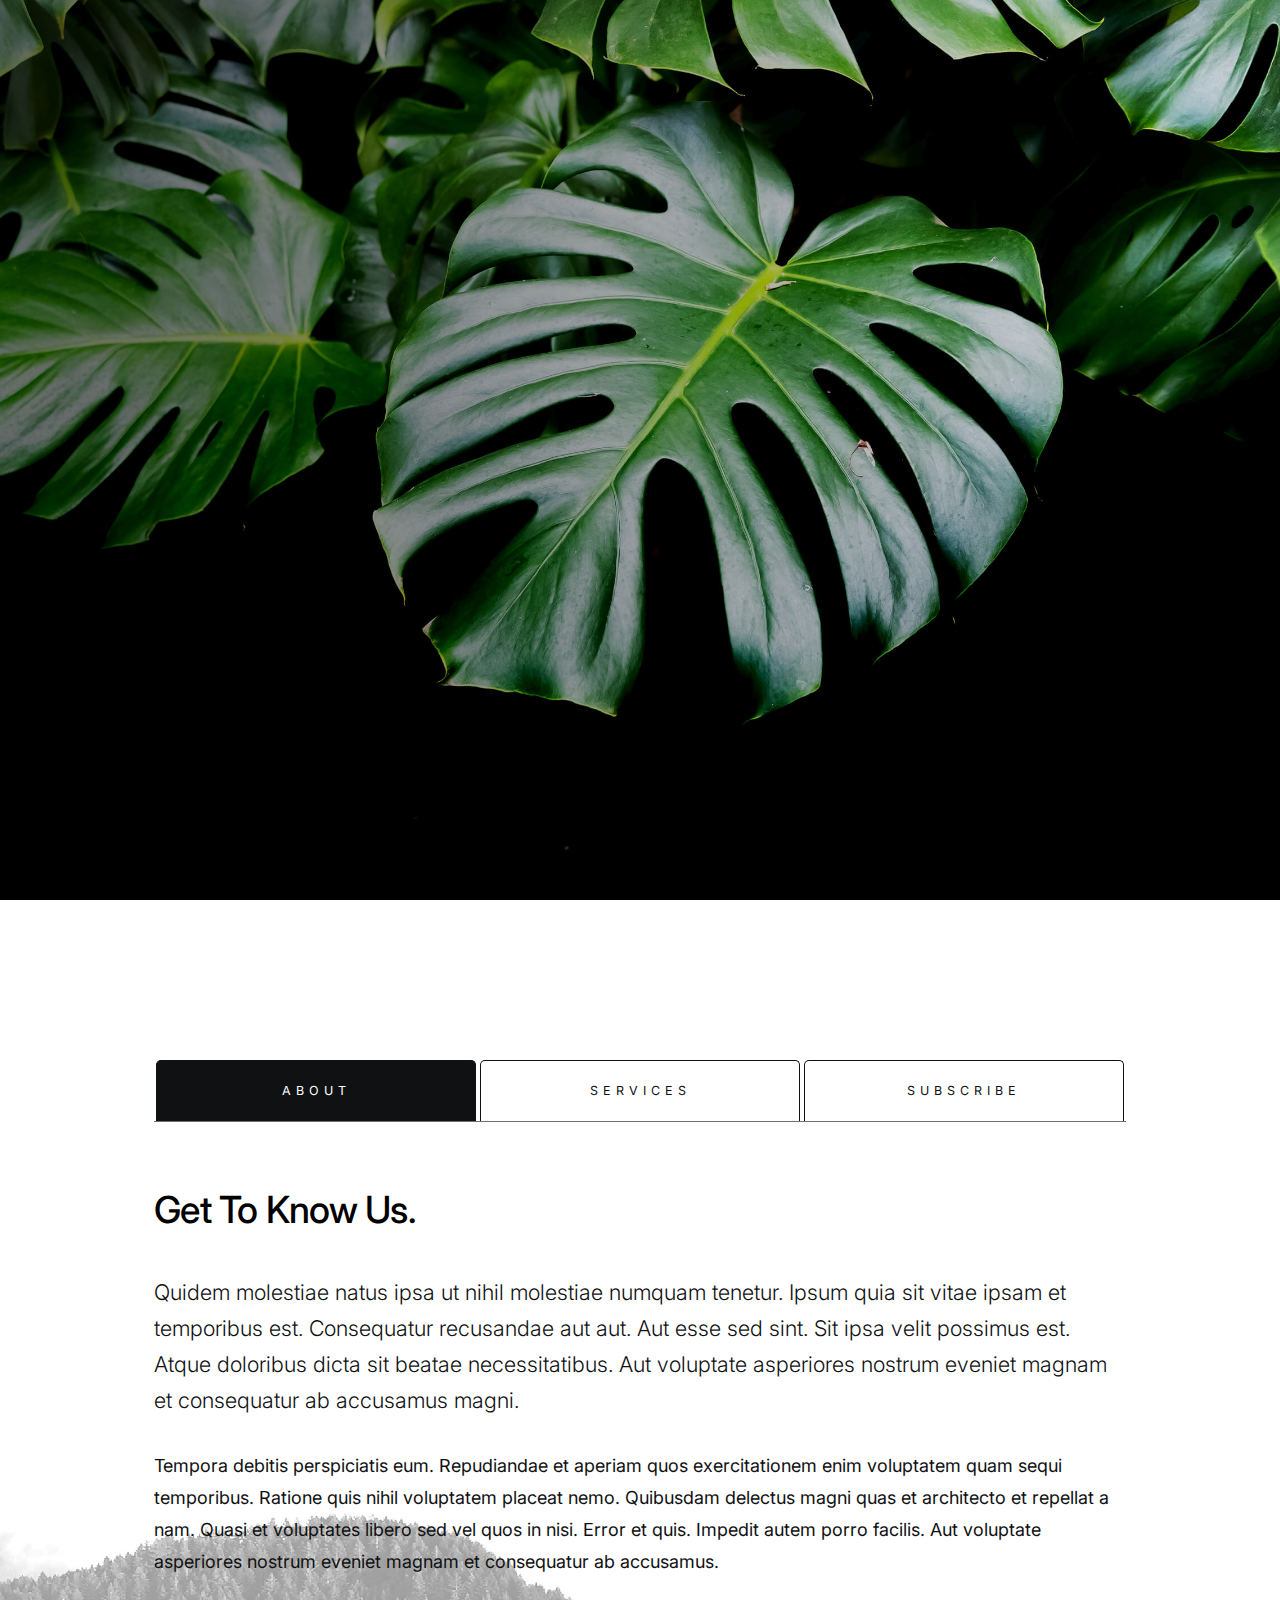
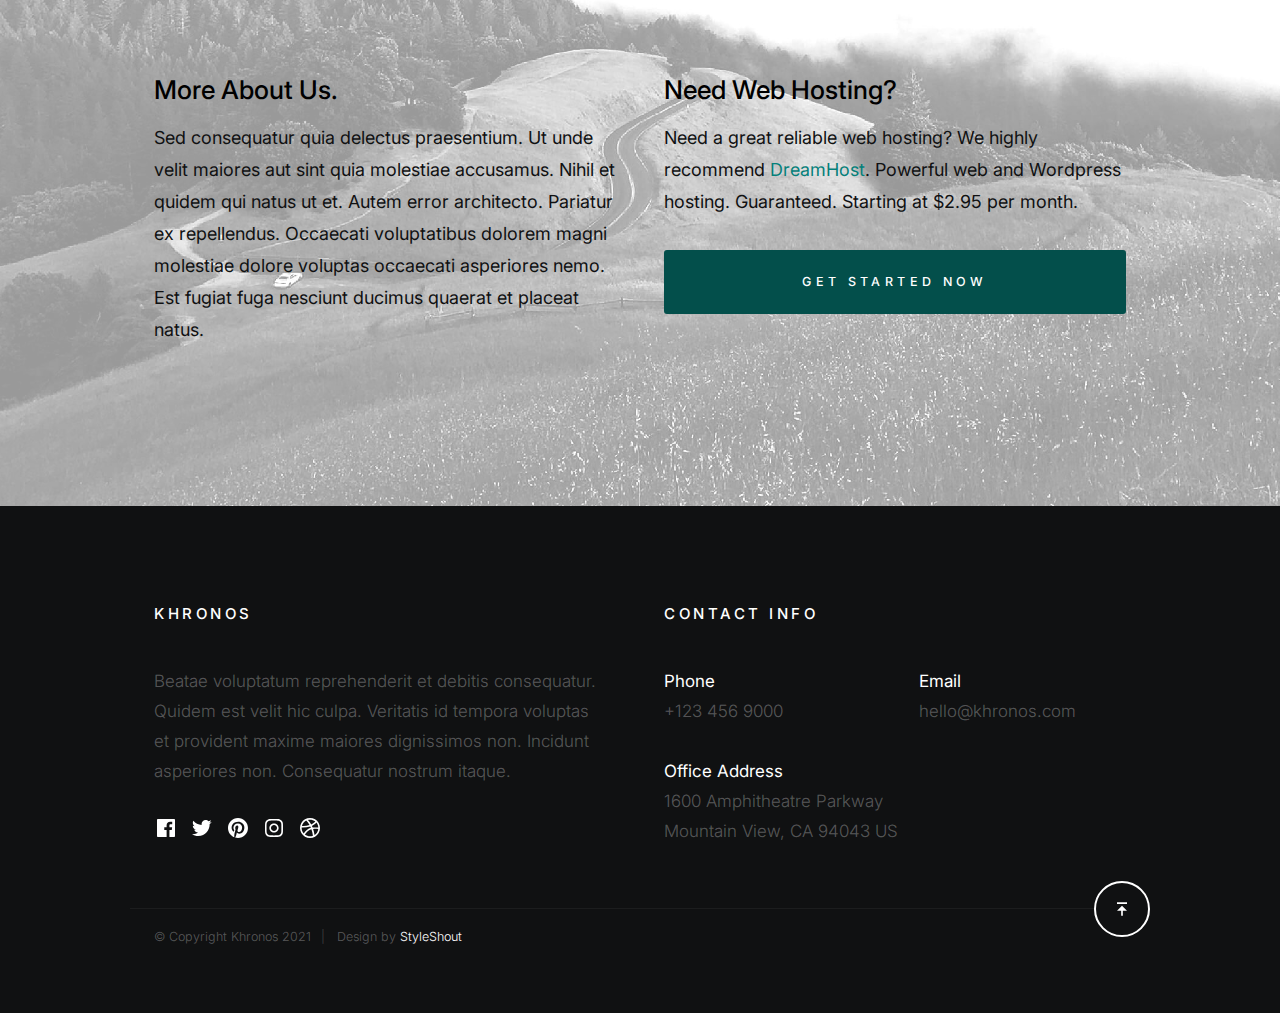
<file: index-slides.html>
<!DOCTYPE html>
<html lang="en" class="no-js" >
<head>

    <!--- basic page needs
    ================================================== -->
    <meta charset="utf-8">
    <meta name="viewport" content="width=device-width, initial-scale=1">
    <title>Khronos 2.0 - Slides</title>

    <script>
        document.documentElement.classList.remove('no-js');
        document.documentElement.classList.add('js');
    </script>

    <!-- CSS
    ================================================== -->
    <link rel="stylesheet" href="css/vendor.css">
    <link rel="stylesheet" href="css/styles.css">

    <!-- favicons
    ================================================== -->
    <link rel="apple-touch-icon" sizes="180x180" href="apple-touch-icon.png">
    <link rel="icon" type="image/png" sizes="32x32" href="favicon-32x32.png">
    <link rel="icon" type="image/png" sizes="16x16" href="favicon-16x16.png">
    <link rel="manifest" href="site.webmanifest">

</head>

<body id="top" class="theme-slides">


    <!-- preloader
    ================================================== -->
    <div id="preloader">
        <div id="loader"></div>
    </div>


    <!-- page wrap
    ================================================== -->
    <div class="s-pagewrap">


        <!-- # header
        ================================================== -->
        <header class="s-header">
            <div class="row s-header__content">

                <div class="s-header__logo">
                    <a class="logo" href="index-slides.html">
                        <img src="images/logo.png" alt="Homepage">
                    </a>
                </div>
    
                <ul class="s-header__social">
                    <li>
                        <a href="">
                            <svg xmlns="http://www.w3.org/2000/svg" width="24" height="24" viewBox="0 0 24 24" style="fill:rgba(0, 0, 0, 1);transform:;-ms-filter:"><path d="M20,3H4C3.447,3,3,3.448,3,4v16c0,0.552,0.447,1,1,1h8.615v-6.96h-2.338v-2.725h2.338v-2c0-2.325,1.42-3.592,3.5-3.592 c0.699-0.002,1.399,0.034,2.095,0.107v2.42h-1.435c-1.128,0-1.348,0.538-1.348,1.325v1.735h2.697l-0.35,2.725h-2.348V21H20 c0.553,0,1-0.448,1-1V4C21,3.448,20.553,3,20,3z"></path></svg>
                            <span class="screen-reader-text">Facebook</span>
                        </a>
                    </li>
                    <li>
                        <a href="">
                            <svg xmlns="http://www.w3.org/2000/svg" width="24" height="24" viewBox="0 0 24 24" style="fill:rgba(0, 0, 0, 1);transform:;-ms-filter:"><path d="M19.633,7.997c0.013,0.175,0.013,0.349,0.013,0.523c0,5.325-4.053,11.461-11.46,11.461c-2.282,0-4.402-0.661-6.186-1.809 c0.324,0.037,0.636,0.05,0.973,0.05c1.883,0,3.616-0.636,5.001-1.721c-1.771-0.037-3.255-1.197-3.767-2.793 c0.249,0.037,0.499,0.062,0.761,0.062c0.361,0,0.724-0.05,1.061-0.137c-1.847-0.374-3.23-1.995-3.23-3.953v-0.05 c0.537,0.299,1.16,0.486,1.82,0.511C3.534,9.419,2.823,8.184,2.823,6.787c0-0.748,0.199-1.434,0.548-2.032 c1.983,2.443,4.964,4.04,8.306,4.215c-0.062-0.3-0.1-0.611-0.1-0.923c0-2.22,1.796-4.028,4.028-4.028 c1.16,0,2.207,0.486,2.943,1.272c0.91-0.175,1.782-0.512,2.556-0.973c-0.299,0.935-0.936,1.721-1.771,2.22 c0.811-0.088,1.597-0.312,2.319-0.624C21.104,6.712,20.419,7.423,19.633,7.997z"></path></svg>
                            <span class="screen-reader-text">Twitter</span>
                        </a>
                    </li>
                    <li>
                        <a href="">
                            <svg xmlns="http://www.w3.org/2000/svg" width="24" height="24" viewBox="0 0 24 24" style="fill:rgba(0, 0, 0, 1);transform:;-ms-filter:"><path d="M-111.052-244.992c-5.518,0-9.99,4.473-9.99,9.99c0,4.232,2.633,7.85,6.35,9.306 c-0.088-0.79-0.166-2.006,0.034-2.868c0.182-0.78,1.172-4.966,1.172-4.966s-0.299-0.599-0.299-1.484 c0-1.388,0.805-2.425,1.808-2.425c0.853,0,1.264,0.64,1.264,1.407c0,0.858-0.546,2.139-0.827,3.327 c-0.235,0.994,0.499,1.805,1.479,1.805c1.775,0,3.141-1.872,3.141-4.575c0-2.392-1.719-4.064-4.173-4.064 c-2.843,0-4.512,2.132-4.512,4.335c0,0.858,0.331,1.779,0.744,2.28c0.081,0.099,0.093,0.185,0.069,0.286 c-0.076,0.315-0.245,0.994-0.277,1.133c-0.044,0.183-0.145,0.222-0.335,0.134c-1.247-0.581-2.027-2.405-2.027-3.871 c0-3.151,2.289-6.045,6.601-6.045c3.466,0,6.159,2.469,6.159,5.77c0,3.444-2.171,6.213-5.184,6.213 c-1.013,0-1.964-0.525-2.29-1.146c0,0-0.501,1.907-0.623,2.374c-0.225,0.868-0.834,1.956-1.241,2.62 c0.935,0.289,1.928,0.445,2.958,0.445c5.517,0,9.99-4.473,9.99-9.99S-105.535-244.992-111.052-244.992" transform="translate(123.042 246.992)"></path></svg>
                            <span class="screen-reader-text">Pinterest</span>
                        </a>
                    </li>
                    <li>
                        <a href="">
                            <svg xmlns="http://www.w3.org/2000/svg" width="24" height="24" viewBox="0 0 24 24" style="fill:rgba(0, 0, 0, 1);transform:;-ms-filter:"><path d="M11.999,7.377c-2.554,0-4.623,2.07-4.623,4.623c0,2.554,2.069,4.624,4.623,4.624c2.552,0,4.623-2.07,4.623-4.624 C16.622,9.447,14.551,7.377,11.999,7.377L11.999,7.377z M11.999,15.004c-1.659,0-3.004-1.345-3.004-3.003 c0-1.659,1.345-3.003,3.004-3.003s3.002,1.344,3.002,3.003C15.001,13.659,13.658,15.004,11.999,15.004L11.999,15.004z"></path><circle cx="16.806" cy="7.207" r="1.078"></circle><path d="M20.533,6.111c-0.469-1.209-1.424-2.165-2.633-2.632c-0.699-0.263-1.438-0.404-2.186-0.42 c-0.963-0.042-1.268-0.054-3.71-0.054s-2.755,0-3.71,0.054C7.548,3.074,6.809,3.215,6.11,3.479C4.9,3.946,3.945,4.902,3.477,6.111 c-0.263,0.7-0.404,1.438-0.419,2.186c-0.043,0.962-0.056,1.267-0.056,3.71c0,2.442,0,2.753,0.056,3.71 c0.015,0.748,0.156,1.486,0.419,2.187c0.469,1.208,1.424,2.164,2.634,2.632c0.696,0.272,1.435,0.426,2.185,0.45 c0.963,0.042,1.268,0.055,3.71,0.055s2.755,0,3.71-0.055c0.747-0.015,1.486-0.157,2.186-0.419c1.209-0.469,2.164-1.424,2.633-2.633 c0.263-0.7,0.404-1.438,0.419-2.186c0.043-0.962,0.056-1.267,0.056-3.71s0-2.753-0.056-3.71C20.941,7.57,20.801,6.819,20.533,6.111z M19.315,15.643c-0.007,0.576-0.111,1.147-0.311,1.688c-0.305,0.787-0.926,1.409-1.712,1.711c-0.535,0.199-1.099,0.303-1.67,0.311 c-0.95,0.044-1.218,0.055-3.654,0.055c-2.438,0-2.687,0-3.655-0.055c-0.569-0.007-1.135-0.112-1.669-0.311 c-0.789-0.301-1.414-0.923-1.719-1.711c-0.196-0.534-0.302-1.099-0.311-1.669c-0.043-0.95-0.053-1.218-0.053-3.654 c0-2.437,0-2.686,0.053-3.655c0.007-0.576,0.111-1.146,0.311-1.687c0.305-0.789,0.93-1.41,1.719-1.712 c0.534-0.198,1.1-0.303,1.669-0.311c0.951-0.043,1.218-0.055,3.655-0.055c2.437,0,2.687,0,3.654,0.055 c0.571,0.007,1.135,0.112,1.67,0.311c0.786,0.303,1.407,0.925,1.712,1.712c0.196,0.534,0.302,1.099,0.311,1.669 c0.043,0.951,0.054,1.218,0.054,3.655c0,2.436,0,2.698-0.043,3.654H19.315z"></path></svg>
                            <span class="screen-reader-text">Instagram</span>
                        </a>
                    </li>
                    <li>
                        <a href="">
                            <svg xmlns="http://www.w3.org/2000/svg" width="24" height="24" viewBox="0 0 24 24" style="fill:rgba(0, 0, 0, 1);transform:;-ms-filter:"><path d="M20.66,6.98c-0.894-1.533-2.107-2.747-3.641-3.64C15.486,2.447,13.813,2,12,2S8.514,2.447,6.98,3.34 C5.447,4.233,4.233,5.447,3.34,6.98S2,10.187,2,12s0.446,3.487,1.34,5.02c0.894,1.534,2.107,2.747,3.641,3.64 C8.514,21.553,10.187,22,12,22s3.486-0.447,5.02-1.34c1.533-0.893,2.747-2.106,3.641-3.64C21.554,15.487,22,13.813,22,12 S21.554,8.513,20.66,6.98z M12,3.66c2,0,3.772,0.64,5.32,1.919c-0.92,1.174-2.286,2.14-4.1,2.9c-1.002-1.813-2.088-3.327-3.261-4.54 C10.641,3.753,11.319,3.66,12,3.66z M5.51,6.8c0.754-0.947,1.656-1.686,2.711-2.22c1.212,1.201,2.325,2.7,3.34,4.5 c-2,0.6-4.114,0.9-6.341,0.9c-0.573,0-1.006-0.013-1.3-0.04C4.227,8.793,4.757,7.747,5.51,6.8z M3.66,12 c0-0.054,0.003-0.12,0.01-0.2c0.007-0.08,0.01-0.146,0.01-0.2c0.254,0.014,0.641,0.02,1.161,0.02c2.666,0,5.146-0.367,7.439-1.1 c0.187,0.373,0.381,0.793,0.58,1.26c-1.32,0.293-2.674,1.006-4.061,2.14S6.4,16.247,5.76,17.5C4.36,15.913,3.66,14.08,3.66,12z M12,20.34c-1.894,0-3.594-0.587-5.101-1.759C7.5,17.394,8.423,16.259,9.67,15.18c1.246-1.08,2.483-1.753,3.71-2.02 c0.772,2.133,1.293,4.339,1.56,6.62C13.966,20.153,12.986,20.34,12,20.34z M19.08,16.38c-0.666,1.066-1.526,1.94-2.58,2.621 c-0.24-2.08-0.7-4.107-1.379-6.081c0.932-0.066,1.765-0.1,2.5-0.1c0.799,0,1.686,0.034,2.659,0.1 C20.146,14.16,19.746,15.313,19.08,16.38z M17.84,11.38c-1.16,0-2.233,0.047-3.22,0.14c-0.254-0.653-0.48-1.193-0.68-1.62 c2.066-0.906,3.532-2.006,4.399-3.3c1.2,1.414,1.854,3.027,1.96,4.84C19.487,11.4,18.667,11.38,17.84,11.38z"></path></svg>
                            <span class="screen-reader-text">Dribbble</span>
                        </a>
                    </li>
                </ul>

            </div> <!-- end s-header__content -->
        </header> <!-- end s-header -->


        <!-- # intro 
        ================================================== -->
        <section id="intro" class="s-intro">

            <div class="s-intro__slider swiper-container">
                <div class="swiper-wrapper">
                    <div class="s-intro__slide swiper-slide bg-opacity-10" style="background-image: url(images/slides/slide-01.jpg);"></div>
                    <div class="s-intro__slide swiper-slide bg-opacity-40" style="background-image: url(images/slides/slide-02.jpg);"></div>
                    <div class="s-intro__slide swiper-slide bg-opacity-40" style="background-image: url(images/slides/slide-03.jpg);"></div>
                </div>
            </div>

            <div class="row s-intro__content">
                <div class="column lg-12">
                    
                    <div class="counter">
                        <div class="counter__time">
                            <span class="ss-days">365</span>
                            <span>days</span>
                        </div>
                        <div class="counter__time">
                            <span class="ss-hours">01</span>
                            <span>hours</span>
                        </div>
                        <div class="counter__time minutes">
                            <span class="ss-minutes">01</span>
                            <span>mins</span>
                        </div>
                        <div class="counter__time">
                            <span class="ss-seconds">55</span>
                            <span>secs</span>
                        </div>
                    </div>  <!-- end counter -->

                    <div class="s-intro__content-bottom">
                        <h1 class="s-intro__content-title">Our site is launching soon.</h1>
                        <p>
                        Khronos is a modern and stylish free html website <br>
                        template created for launching your future awesome <br>
                        products and services. 
                        </p>
                    </div>

                </div>

                <div class="s-intro__scroll">
                    <p class="scroll-text">Scroll For More</p>
                    <a href="#info" class="smoothscroll">
                        <div class="mouse"></div>
                    </a>
                    <div class="end-top"></div>
                </div> <!-- end s-intro__scroll -->

            </div> <!-- intro__content -->

        </section> <!-- end s-intro -->


        <!-- # info
        ================================================== -->
        <section id="info" class="s-info">

            <div class="s-info__bg"></div>

            <div class="row">
                <div class="column lg-12">

                    <nav class="tab-nav">
                        <ul class="tab-nav__list"> 
                            <li class="active" data-id="tab-about">
                                <a href="#tab-about">
                                    About
                                </a>
                            </li>
                            <li>
                                <a href="#tab-services">
                                    Services
                                </a>
                            </li>
                            <li>
                                <a href="#tab-contact">
                                    Subscribe
                                </a>
                            </li>
                        </ul>
                    </nav> <!-- end tab-nav -->
        
                    <div class="tab-content">
        
                        <!-- 01 - tab about -->
                        <div id="tab-about" class='tab-content__item'>
        
                            <div class="row tab-content__item-header">
                                <div class="column">
                                    <h2>Get To Know Us.</h2>
                                </div>
                            </div>
        
                            <div class="row">
                                <div class="column">
                                    <p class="lead">
                                    Quidem molestiae natus ipsa ut nihil molestiae numquam tenetur. Ipsum quia 
                                    sit vitae ipsam et temporibus est. Consequatur recusandae aut aut. Aut esse 
                                    sed sint. Sit ipsa velit possimus est. Atque doloribus dicta sit beatae 
                                    necessitatibus. Aut voluptate asperiores nostrum eveniet magnam et consequatur 
                                    ab accusamus magni.
                                    </p>
        
                                    <p>
                                    Tempora debitis perspiciatis eum. Repudiandae et aperiam quos exercitationem 
                                    enim voluptatem quam sequi temporibus. Ratione quis nihil voluptatem placeat 
                                    nemo. Quibusdam delectus magni quas et architecto et repellat a nam.
                                    Quasi et voluptates libero sed vel quos in nisi. Error et quis. Impedit autem 
                                    porro facilis. Aut voluptate asperiores nostrum eveniet magnam et consequatur 
                                    ab accusamus.
                                    </p>
        
                                    <div class="row">
                                        <div class="column lg-6 tab-12">
                                            <h4>More About Us.</h4>
                                            <p>
                                            Sed consequatur quia delectus praesentium. Ut unde velit maiores aut sint 
                                            quia molestiae accusamus. Nihil et quidem qui natus ut et. Autem error 
                                            architecto. Pariatur ex repellendus. Occaecati voluptatibus dolorem magni 
                                            molestiae dolore voluptas occaecati asperiores nemo. Est fugiat fuga nesciunt 
                                            ducimus quaerat et placeat natus.
                                            </p>
                                        </div>
                                        <div class="column lg-6 tab-12">
                                            <h4>Need Web Hosting?</h4>
                                            <p>
                                            Need a great reliable web hosting?
                                            We highly recommend <a href="https://www.dreamhost.com/r.cgi?287326">DreamHost</a>.
                                            Powerful web and Wordpress hosting. Guaranteed. Starting at $2.95 per month.
                                            </p>
                                            <a href="https://www.dreamhost.com/r.cgi?287326" class="btn btn--primary u-fullwidth">Get Started Now</a>
                                        </div>
                                    </div>
                                </div>
                            </div>
                            
                        </div> <!-- end 01 - tab about -->
        
                        <!-- 02 - tab services -->
                        <div id="tab-services" class='tab-content__item'>
        
                            <div class="row tab-content__item-header">
                                <div class="column">
                                    <h2>What We Do.</h2>
                                </div>
                            </div>
        
                            <div class="row">
                                <div class="column">
                                    <p class="lead">
                                    Sit ut cum molestiae. Dolore ducimus qui quasi. Fugiat consequatur sit vel illum vel et 
                                    a delectus. Vel sequi vitae voluptatem perspiciatis eligendi. Voluptatibus optio natus 
                                    asperiores est commodi amet quia architecto. Dolores necessitatibus et. Voluptatibus 
                                    optio natus asperiores est commodi amet quia architecto. Dolores necessitatibus et.
                                    </p>
                                </div>
                            </div>
        
                            <div class="row services-list block-lg-one-half block-md-one-half block-tab-whole">
        
                                <div class="column services-list__item">
                                    <div class="services-list__item-icon">
                                        <svg xmlns="http://www.w3.org/2000/svg" width="24" height="24" viewBox="0 0 24 24" style="fill:rgba(0, 0, 0, 1);transform:;-ms-filter:"><path d="M12,6c-3.309,0-6,2.691-6,6s2.691,6,6,6s6-2.691,6-6S15.309,6,12,6z M12,16c-2.206,0-4-1.794-4-4s1.794-4,4-4s4,1.794,4,4 S14.206,16,12,16z"></path><path d="M12,2C6.579,2,2,6.579,2,12s4.579,10,10,10s10-4.579,10-10S17.421,2,12,2z M12,20c-4.337,0-8-3.663-8-8s3.663-8,8-8 s8,3.663,8,8S16.337,20,12,20z"></path><path d="M12,10c-1.081,0-2,0.919-2,2s0.919,2,2,2s2-0.919,2-2S13.081,10,12,10z"></path></svg>
                                    </div>
                                    <div class="services-list__item-content">
                                        <h4 class="item-title">Brand Identity</h4>
                                        <p>
                                        Sit ut cum molestiae. Dolore ducimus qui quasi. Fugiat consequatur sit vel illum vel et 
                                        a delectus. Vel sequi vitae voluptatem perspiciatis eligendi. Voluptatibus optio natus 
                                        asperiores est commodi amet quia architecto. Dolores necessitatibus et.
                                        </p>
                                    </div>
                                </div>
                    
                                <div class="column services-list__item">
                                    <div class="services-list__item-icon">
                                        <svg xmlns="http://www.w3.org/2000/svg" width="24" height="24" viewBox="0 0 24 24" style="fill:rgba(0, 0, 0, 1);transform:;-ms-filter:"><path d="M18.277,8C18.624,8.596,19.262,9,20,9c1.104,0,2-0.896,2-2s-0.896-2-2-2c-0.738,0-1.376,0.404-1.723,1H16V4 c0-0.553-0.447-1-1-1H9C8.448,3,8,3.447,8,4v2H5.723C5.376,5.404,4.738,5,4,5C2.896,5,2,5.896,2,7s0.896,2,2,2 c0.738,0,1.376-0.404,1.723-1H8v0.369C5.133,9.84,4.318,12.534,4.091,14H3c-0.552,0-1,0.447-1,1v4c0,0.553,0.448,1,1,1h4 c0.552,0,1-0.447,1-1v-4c0-0.553-0.448-1-1-1H6.123c0.197-0.959,0.718-2.406,2.085-3.418C8.391,10.829,8.669,11,9,11h6 c0.331,0,0.61-0.171,0.792-0.419c1.373,1.013,1.895,2.458,2.089,3.419H17c-0.553,0-1,0.447-1,1v4c0,0.553,0.447,1,1,1h4 c0.553,0,1-0.447,1-1v-4c0-0.553-0.447-1-1-1h-1.092C19.681,12.534,18.866,9.839,16,8.368V8H18.277z M6,18H4v-2h2V18z M20,18h-2v-2 h2V18z M14,9h-4V8V6V5h4V9z"></path></svg>
                                    </div>
                                    <div class="services-list__item-content">
                                        <h4 class="item-title">Illustration</h4>
                                        <p>
                                        Sit ut cum molestiae. Dolore ducimus qui quasi. Fugiat consequatur sit vel illum vel et 
                                        a delectus. Vel sequi vitae voluptatem perspiciatis eligendi. Voluptatibus optio natus 
                                        asperiores est commodi amet quia architecto. Dolores necessitatibus et.
                                        </p>
                                    </div>
                                </div>
                    
                                <div class="column services-list__item">
                                    <div class="services-list__item-icon">
                                        <svg xmlns="http://www.w3.org/2000/svg" width="24" height="24" viewBox="0 0 24 24" style="fill:rgba(0, 0, 0, 1);transform:;-ms-filter:"><path d="M19,3H5C3.897,3,3,3.897,3,5v14c0,1.103,0.897,2,2,2h14c1.103,0,2-0.897,2-2V5C21,3.897,20.103,3,19,3z M19,5l0.001,4H15h-2 H5V5H19z M5,11h8v8H5V11z M15,19v-8h4.001l0.001,8H15z"></path></svg>
                                    </div>
                                    <div class="services-list__item-content">
                                        <h4 class="item-title">Web Design</h4>
                                        <p>
                                        Sit ut cum molestiae. Dolore ducimus qui quasi. Fugiat consequatur sit vel illum vel et 
                                        a delectus. Vel sequi vitae voluptatem perspiciatis eligendi. Voluptatibus optio natus 
                                        asperiores est commodi amet quia architecto. Dolores necessitatibus et.
                                        </p>
                                    </div>
                                </div>
                    
                                <div class="column services-list__item">
                                    <div class="services-list__item-icon">
                                        <svg xmlns="http://www.w3.org/2000/svg" width="24" height="24" viewBox="0 0 24 24" style="fill:rgba(0, 0, 0, 1);transform:;-ms-filter:"><path d="M20,3H4C2.897,3,2,3.897,2,5v11c0,1.103,0.897,2,2,2h4l-1.8,2.4l1.6,1.2l2.7-3.6h3l2.7,3.6l1.6-1.2L16,18h4 c1.103,0,2-0.897,2-2V5C22,3.897,21.103,3,20,3z M4,16V5h16l0.001,11H4z"></path><path d="M6 12H10V14H6z"></path></svg>
                                    </div>
                                    <div class="services-list__item-content">
                                        <h4 class="item-title">Product Strategy</h4>
                                        <p>
                                        Sit ut cum molestiae. Dolore ducimus qui quasi. Fugiat consequatur sit vel illum vel et 
                                        a delectus. Vel sequi vitae voluptatem perspiciatis eligendi. Voluptatibus optio natus 
                                        asperiores est commodi amet quia architecto. Dolores necessitatibus et.
                                        </p>
                                    </div>
                                </div>
                    
                                <div class="column services-list__item">
                                    <div class="services-list__item-icon">
                                        <svg xmlns="http://www.w3.org/2000/svg" width="24" height="24" viewBox="0 0 24 24" style="fill:rgba(0, 0, 0, 1);transform:;-ms-filter:"><path d="M20,3H7C5.897,3,5,3.897,5,5v2H4C2.897,7,2,7.897,2,9v10c0,1.103,0.897,2,2,2h6c1.103,0,2-0.897,2-2h8c1.103,0,2-0.897,2-2 V5C22,3.897,21.103,3,20,3z M9.997,19H4V9h2h4L9.997,19z M19.997,17H12V9c0-1.103-0.897-2-2-2H7V5h13L19.997,17z"></path></svg>
                                    </div>
                                    <div class="services-list__item-content">
                                        <h4 class="item-title">UI/UX Design</h4>
                                        <p>
                                        Sit ut cum molestiae. Dolore ducimus qui quasi. Fugiat consequatur sit vel illum vel et 
                                        a delectus. Vel sequi vitae voluptatem perspiciatis eligendi. Voluptatibus optio natus 
                                        asperiores est commodi amet quia architecto. Dolores necessitatibus et.
                                        </p>
                                    </div>
                                </div>
                    
                                <div class="column services-list__item">
                                    <div class="services-list__item-icon">
                                        <svg xmlns="http://www.w3.org/2000/svg" width="24" height="24" viewBox="0 0 24 24" style="fill:rgba(0, 0, 0, 1);transform:;-ms-filter:"><path d="M5,22h14c1.103,0,2-0.897,2-2V9c0-0.553-0.447-1-1-1h-3V7c0-2.757-2.243-5-5-5S7,4.243,7,7v1H4C3.447,8,3,8.447,3,9v11 C3,21.103,3.897,22,5,22z M9,7c0-1.654,1.346-3,3-3s3,1.346,3,3v1H9V7z M5,10h2v2h2v-2h6v2h2v-2h2l0.002,10H5V10z"></path></svg>
                                    </div>
                                    <div class="services-list__item-content">
                                        <h4 class="item-title">E-Commerce</h4>
                                        <p>
                                        Sit ut cum molestiae. Dolore ducimus qui quasi. Fugiat consequatur sit vel illum vel et 
                                        a delectus. Vel sequi vitae voluptatem perspiciatis eligendi. Voluptatibus optio natus 
                                        asperiores est commodi amet quia architecto. Dolores necessitatibus et.
                                        </p>
                                    </div>
                                </div>
                    
                            </div> <!-- end services-list -->
                            
                        </div> <!-- end 02 - tab services -->
        
                        <!-- 03 - tab contact -->
                        <div id="tab-contact" class="tab-content__item">
        
                            <div class="row tab-content__item-header">
                                <div class="column">
                                    <h2>Subscribe To Our Newsletter.</h2>
                                </div>
                            </div>
        
                            <div class="row">
                                <div class="column">
                                    
                                    <p class="lead">
                                    Voluptates laborum eum quas. Pariatur impedit sit veniam est 
                                    et quasi voluptas voluptatem. Cumque hic enim perferendis 
                                    amet odit in molestias debitis. Facere nulla qui pariatur 
                                    quasi mollitia et. Et dolorem dolorum quo in sit architecto.
                                    </p>

                                    <p>
                                    Sit ut cum molestiae. Dolore ducimus qui quasi. Fugiat consequatur sit vel illum vel et 
                                    a delectus. Vel sequi vitae voluptatem perspiciatis eligendi. Voluptatibus optio natus 
                                    asperiores est commodi amet quia architecto. Dolores necessitatibus et.
                                    </p>

                                    <form id="mc-form" class="mc-form">
                                        <input type="email" name="EMAIL" id="mce-EMAIL" class="u-fullwidth text-center" placeholder="Email Address" title="The domain portion of the email address is invalid (the portion after the @)." pattern="^([^\x00-\x20\x22\x28\x29\x2c\x2e\x3a-\x3c\x3e\x40\x5b-\x5d\x7f-\xff]+|\x22([^\x0d\x22\x5c\x80-\xff]|\x5c[\x00-\x7f])*\x22)(\x2e([^\x00-\x20\x22\x28\x29\x2c\x2e\x3a-\x3c\x3e\x40\x5b-\x5d\x7f-\xff]+|\x22([^\x0d\x22\x5c\x80-\xff]|\x5c[\x00-\x7f])*\x22))*\x40([^\x00-\x20\x22\x28\x29\x2c\x2e\x3a-\x3c\x3e\x40\x5b-\x5d\x7f-\xff]+|\x5b([^\x0d\x5b-\x5d\x80-\xff]|\x5c[\x00-\x7f])*\x5d)(\x2e([^\x00-\x20\x22\x28\x29\x2c\x2e\x3a-\x3c\x3e\x40\x5b-\x5d\x7f-\xff]+|\x5b([^\x0d\x5b-\x5d\x80-\xff]|\x5c[\x00-\x7f])*\x5d))*(\.\w{2,})+$" required>
                                        <input type="submit" name="subscribe" value="Subscribe" class="btn--small btn--primary u-fullwidth">
                                        <!-- <div style="position: absolute; left: -5000px;" aria-hidden="true"><input type="text" name="b_cdb7b577e41181934ed6a6a44_9a91cfe7b3" tabindex="-1" value=""></div> -->
                                        <div class="mc-status"></div>
                                    </form>
        
                                </div>
                            </div>
                            
                        </div> <!-- end 03 - tab contact -->
        
                    </div> <!-- end tab content -->

                </div> <!-- end column -->
            </div> <!-- end row -->

        </section> <!-- end s-info -->


        <!-- # footer
        ================================================== -->
        <footer class="s-footer">

            <div class="row s-footer__top">

                <div class="column lg-6 stack-on-700 s-footer__block s-footer__info">

                    <h4 class="h6">Khronos</h4>
                    
                    <p class="desc">
                    Beatae voluptatum reprehenderit et debitis consequatur. Quidem est velit hic culpa. 
                    Veritatis id tempora voluptas et provident maxime maiores dignissimos non. Incidunt 
                    asperiores non. Consequatur nostrum itaque.
                    </p>

                    <ul class="s-footer__social">
                        <li>
                            <a href="">
                                <svg xmlns="http://www.w3.org/2000/svg" width="24" height="24" viewBox="0 0 24 24" style="fill:rgba(0, 0, 0, 1);transform:;-ms-filter:"><path d="M20,3H4C3.447,3,3,3.448,3,4v16c0,0.552,0.447,1,1,1h8.615v-6.96h-2.338v-2.725h2.338v-2c0-2.325,1.42-3.592,3.5-3.592 c0.699-0.002,1.399,0.034,2.095,0.107v2.42h-1.435c-1.128,0-1.348,0.538-1.348,1.325v1.735h2.697l-0.35,2.725h-2.348V21H20 c0.553,0,1-0.448,1-1V4C21,3.448,20.553,3,20,3z"></path></svg>
                                <span class="screen-reader-text">Facebook</span>
                            </a>
                        </li>
                        <li>
                            <a href="">
                                <svg xmlns="http://www.w3.org/2000/svg" width="24" height="24" viewBox="0 0 24 24" style="fill:rgba(0, 0, 0, 1);transform:;-ms-filter:"><path d="M19.633,7.997c0.013,0.175,0.013,0.349,0.013,0.523c0,5.325-4.053,11.461-11.46,11.461c-2.282,0-4.402-0.661-6.186-1.809 c0.324,0.037,0.636,0.05,0.973,0.05c1.883,0,3.616-0.636,5.001-1.721c-1.771-0.037-3.255-1.197-3.767-2.793 c0.249,0.037,0.499,0.062,0.761,0.062c0.361,0,0.724-0.05,1.061-0.137c-1.847-0.374-3.23-1.995-3.23-3.953v-0.05 c0.537,0.299,1.16,0.486,1.82,0.511C3.534,9.419,2.823,8.184,2.823,6.787c0-0.748,0.199-1.434,0.548-2.032 c1.983,2.443,4.964,4.04,8.306,4.215c-0.062-0.3-0.1-0.611-0.1-0.923c0-2.22,1.796-4.028,4.028-4.028 c1.16,0,2.207,0.486,2.943,1.272c0.91-0.175,1.782-0.512,2.556-0.973c-0.299,0.935-0.936,1.721-1.771,2.22 c0.811-0.088,1.597-0.312,2.319-0.624C21.104,6.712,20.419,7.423,19.633,7.997z"></path></svg>
                                <span class="screen-reader-text">Twitter</span>
                            </a>
                        </li>
                        <li>
                            <a href="">
                                <svg xmlns="http://www.w3.org/2000/svg" width="24" height="24" viewBox="0 0 24 24" style="fill:rgba(0, 0, 0, 1);transform:;-ms-filter:"><path d="M-111.052-244.992c-5.518,0-9.99,4.473-9.99,9.99c0,4.232,2.633,7.85,6.35,9.306 c-0.088-0.79-0.166-2.006,0.034-2.868c0.182-0.78,1.172-4.966,1.172-4.966s-0.299-0.599-0.299-1.484 c0-1.388,0.805-2.425,1.808-2.425c0.853,0,1.264,0.64,1.264,1.407c0,0.858-0.546,2.139-0.827,3.327 c-0.235,0.994,0.499,1.805,1.479,1.805c1.775,0,3.141-1.872,3.141-4.575c0-2.392-1.719-4.064-4.173-4.064 c-2.843,0-4.512,2.132-4.512,4.335c0,0.858,0.331,1.779,0.744,2.28c0.081,0.099,0.093,0.185,0.069,0.286 c-0.076,0.315-0.245,0.994-0.277,1.133c-0.044,0.183-0.145,0.222-0.335,0.134c-1.247-0.581-2.027-2.405-2.027-3.871 c0-3.151,2.289-6.045,6.601-6.045c3.466,0,6.159,2.469,6.159,5.77c0,3.444-2.171,6.213-5.184,6.213 c-1.013,0-1.964-0.525-2.29-1.146c0,0-0.501,1.907-0.623,2.374c-0.225,0.868-0.834,1.956-1.241,2.62 c0.935,0.289,1.928,0.445,2.958,0.445c5.517,0,9.99-4.473,9.99-9.99S-105.535-244.992-111.052-244.992" transform="translate(123.042 246.992)"></path></svg>
                                <span class="screen-reader-text">Pinterest</span>
                            </a>
                        </li>
                        <li>
                            <a href="">
                                <svg xmlns="http://www.w3.org/2000/svg" width="24" height="24" viewBox="0 0 24 24" style="fill:rgba(0, 0, 0, 1);transform:;-ms-filter:"><path d="M11.999,7.377c-2.554,0-4.623,2.07-4.623,4.623c0,2.554,2.069,4.624,4.623,4.624c2.552,0,4.623-2.07,4.623-4.624 C16.622,9.447,14.551,7.377,11.999,7.377L11.999,7.377z M11.999,15.004c-1.659,0-3.004-1.345-3.004-3.003 c0-1.659,1.345-3.003,3.004-3.003s3.002,1.344,3.002,3.003C15.001,13.659,13.658,15.004,11.999,15.004L11.999,15.004z"></path><circle cx="16.806" cy="7.207" r="1.078"></circle><path d="M20.533,6.111c-0.469-1.209-1.424-2.165-2.633-2.632c-0.699-0.263-1.438-0.404-2.186-0.42 c-0.963-0.042-1.268-0.054-3.71-0.054s-2.755,0-3.71,0.054C7.548,3.074,6.809,3.215,6.11,3.479C4.9,3.946,3.945,4.902,3.477,6.111 c-0.263,0.7-0.404,1.438-0.419,2.186c-0.043,0.962-0.056,1.267-0.056,3.71c0,2.442,0,2.753,0.056,3.71 c0.015,0.748,0.156,1.486,0.419,2.187c0.469,1.208,1.424,2.164,2.634,2.632c0.696,0.272,1.435,0.426,2.185,0.45 c0.963,0.042,1.268,0.055,3.71,0.055s2.755,0,3.71-0.055c0.747-0.015,1.486-0.157,2.186-0.419c1.209-0.469,2.164-1.424,2.633-2.633 c0.263-0.7,0.404-1.438,0.419-2.186c0.043-0.962,0.056-1.267,0.056-3.71s0-2.753-0.056-3.71C20.941,7.57,20.801,6.819,20.533,6.111z M19.315,15.643c-0.007,0.576-0.111,1.147-0.311,1.688c-0.305,0.787-0.926,1.409-1.712,1.711c-0.535,0.199-1.099,0.303-1.67,0.311 c-0.95,0.044-1.218,0.055-3.654,0.055c-2.438,0-2.687,0-3.655-0.055c-0.569-0.007-1.135-0.112-1.669-0.311 c-0.789-0.301-1.414-0.923-1.719-1.711c-0.196-0.534-0.302-1.099-0.311-1.669c-0.043-0.95-0.053-1.218-0.053-3.654 c0-2.437,0-2.686,0.053-3.655c0.007-0.576,0.111-1.146,0.311-1.687c0.305-0.789,0.93-1.41,1.719-1.712 c0.534-0.198,1.1-0.303,1.669-0.311c0.951-0.043,1.218-0.055,3.655-0.055c2.437,0,2.687,0,3.654,0.055 c0.571,0.007,1.135,0.112,1.67,0.311c0.786,0.303,1.407,0.925,1.712,1.712c0.196,0.534,0.302,1.099,0.311,1.669 c0.043,0.951,0.054,1.218,0.054,3.655c0,2.436,0,2.698-0.043,3.654H19.315z"></path></svg>
                                <span class="screen-reader-text">Instagram</span>
                            </a>
                        </li>
                        <li>
                            <a href="">
                                <svg xmlns="http://www.w3.org/2000/svg" width="24" height="24" viewBox="0 0 24 24" style="fill:rgba(0, 0, 0, 1);transform:;-ms-filter:"><path d="M20.66,6.98c-0.894-1.533-2.107-2.747-3.641-3.64C15.486,2.447,13.813,2,12,2S8.514,2.447,6.98,3.34 C5.447,4.233,4.233,5.447,3.34,6.98S2,10.187,2,12s0.446,3.487,1.34,5.02c0.894,1.534,2.107,2.747,3.641,3.64 C8.514,21.553,10.187,22,12,22s3.486-0.447,5.02-1.34c1.533-0.893,2.747-2.106,3.641-3.64C21.554,15.487,22,13.813,22,12 S21.554,8.513,20.66,6.98z M12,3.66c2,0,3.772,0.64,5.32,1.919c-0.92,1.174-2.286,2.14-4.1,2.9c-1.002-1.813-2.088-3.327-3.261-4.54 C10.641,3.753,11.319,3.66,12,3.66z M5.51,6.8c0.754-0.947,1.656-1.686,2.711-2.22c1.212,1.201,2.325,2.7,3.34,4.5 c-2,0.6-4.114,0.9-6.341,0.9c-0.573,0-1.006-0.013-1.3-0.04C4.227,8.793,4.757,7.747,5.51,6.8z M3.66,12 c0-0.054,0.003-0.12,0.01-0.2c0.007-0.08,0.01-0.146,0.01-0.2c0.254,0.014,0.641,0.02,1.161,0.02c2.666,0,5.146-0.367,7.439-1.1 c0.187,0.373,0.381,0.793,0.58,1.26c-1.32,0.293-2.674,1.006-4.061,2.14S6.4,16.247,5.76,17.5C4.36,15.913,3.66,14.08,3.66,12z M12,20.34c-1.894,0-3.594-0.587-5.101-1.759C7.5,17.394,8.423,16.259,9.67,15.18c1.246-1.08,2.483-1.753,3.71-2.02 c0.772,2.133,1.293,4.339,1.56,6.62C13.966,20.153,12.986,20.34,12,20.34z M19.08,16.38c-0.666,1.066-1.526,1.94-2.58,2.621 c-0.24-2.08-0.7-4.107-1.379-6.081c0.932-0.066,1.765-0.1,2.5-0.1c0.799,0,1.686,0.034,2.659,0.1 C20.146,14.16,19.746,15.313,19.08,16.38z M17.84,11.38c-1.16,0-2.233,0.047-3.22,0.14c-0.254-0.653-0.48-1.193-0.68-1.62 c2.066-0.906,3.532-2.006,4.399-3.3c1.2,1.414,1.854,3.027,1.96,4.84C19.487,11.4,18.667,11.38,17.84,11.38z"></path></svg>
                                <span class="screen-reader-text">Dribbble</span>
                            </a>
                        </li>
                    </ul>

                </div> <!-- end s-footer__info -->

                <div class="column lg-6 stack-on-700 s-footer__block s-footer__contact">

                    <h4 class="h6">Contact Info</h4>

                    <div class="row">
                        <div class="column lg-6 stack-on-1000">
                            <p>
                            <strong>Phone</strong> <br>
                            <a href="tel:123-456-9000">+123 456 9000</a>
                            </p>
                        </div>
                        <div class="column lg-6 stack-on-1000">
                            <p>
                            <strong>Email</strong> <br>
                            <a href="mailto:#0">hello@khronos.com</a>
                            </p>
                        </div>
                    </div>

                    <p>
                    <strong>Office Address</strong> <br>
                    1600 Amphitheatre Parkway <br>
                    Mountain View, CA
                    94043 US <br>
                    </p>

                </div> <!-- end s-footer__contact -->

            </div> <!-- end s-footer__top -->

            <div class="row s-footer__bottom">
                <div class="column lg-12">
                    <div class="ss-copyright">
                        <span>© Copyright Khronos 2021</span> 
                        <span>Design by <a href="https://www.styleshout.com/">StyleShout</a></span>
                    </div>
                </div>

                <div class="ss-go-top">
                    <a class="smoothscroll" title="Back to Top" href="#top">
                        <svg xmlns="http://www.w3.org/2000/svg" width="24" height="24" viewBox="0 0 24 24" style="fill:rgba(0, 0, 0, 1);transform:;-ms-filter:"><path d="M6 4H18V6H6zM11 14L11 20 13 20 13 14 18 14 12 8 6 14z"></path></svg>
                     </a>
                </div>
            </div> <!--end s-footer__bottom -->

        </footer> <!--end s-footer -->

    </div> <!-- end pagewrap -->


    <!-- Java Script
    ================================================== -->
    <script src="js/plugins.js"></script>
    <script src="js/main.js"></script>

</body>
</html>
</file>
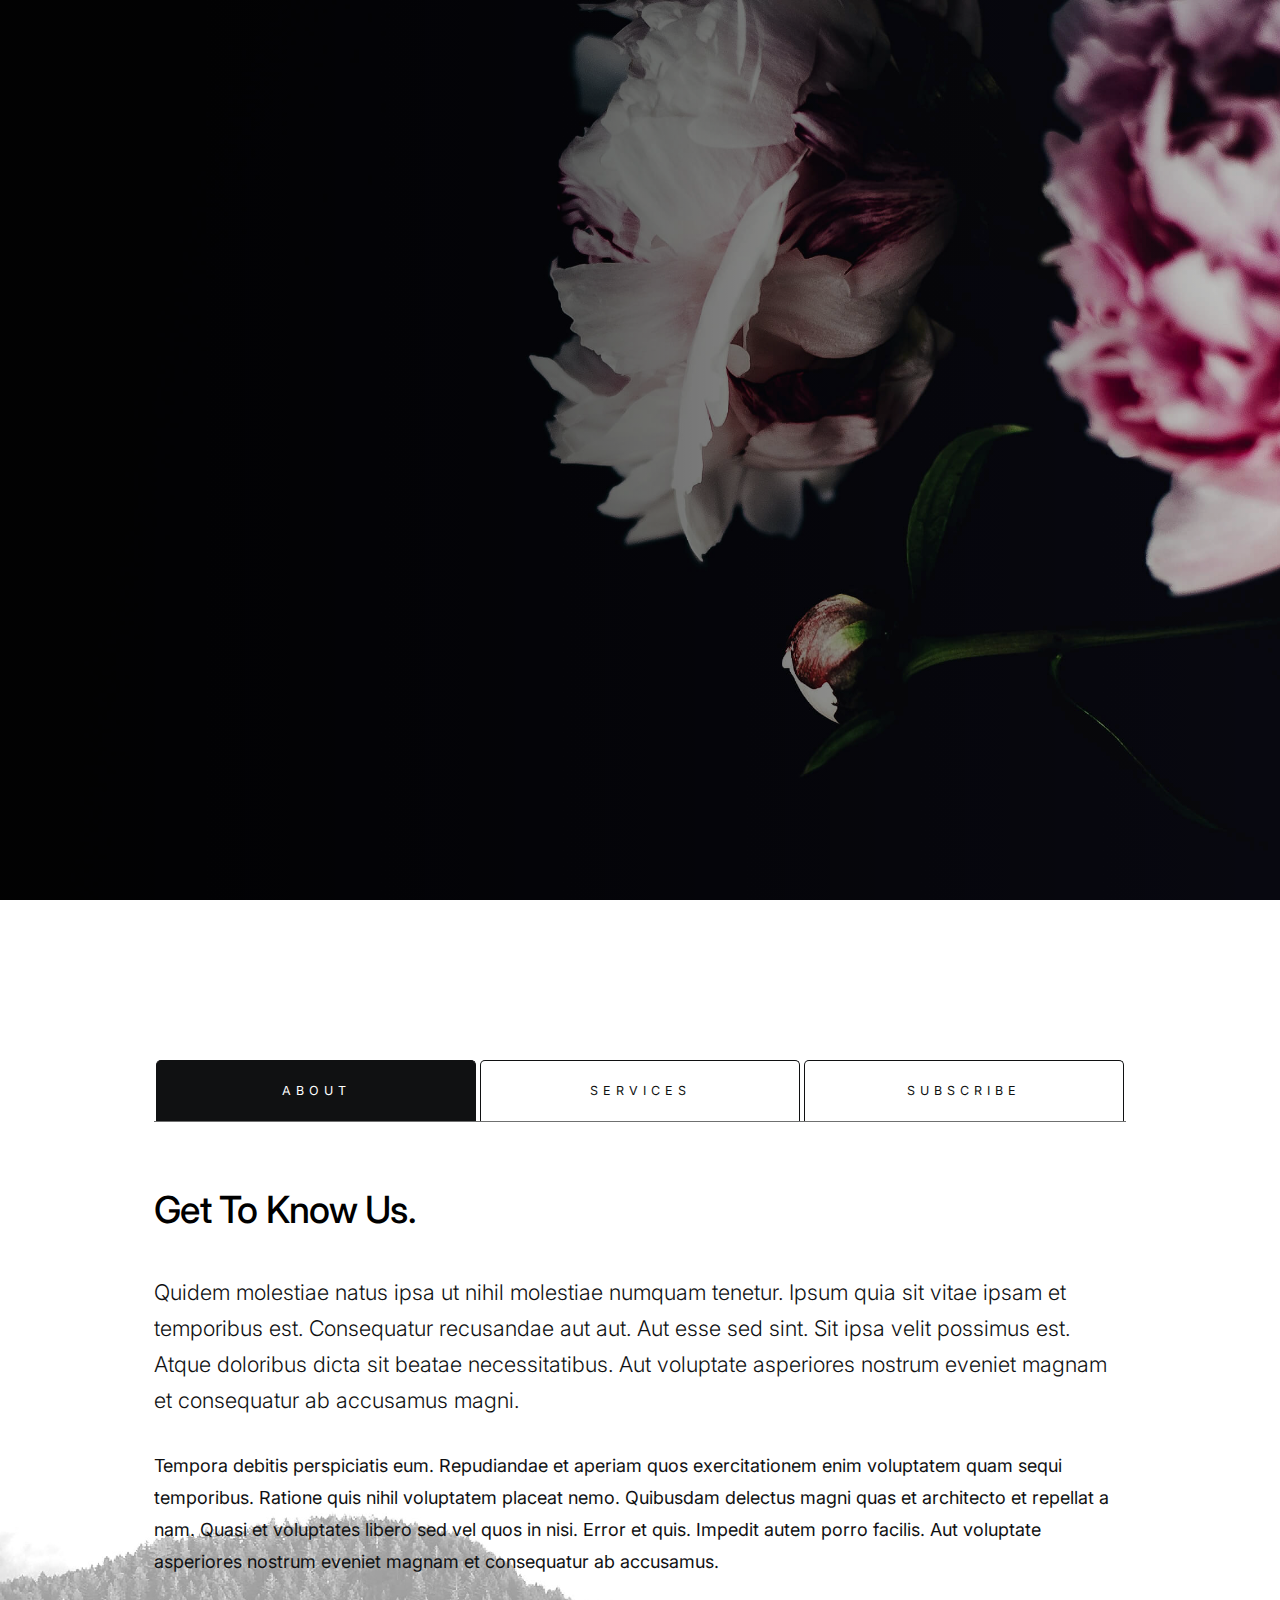
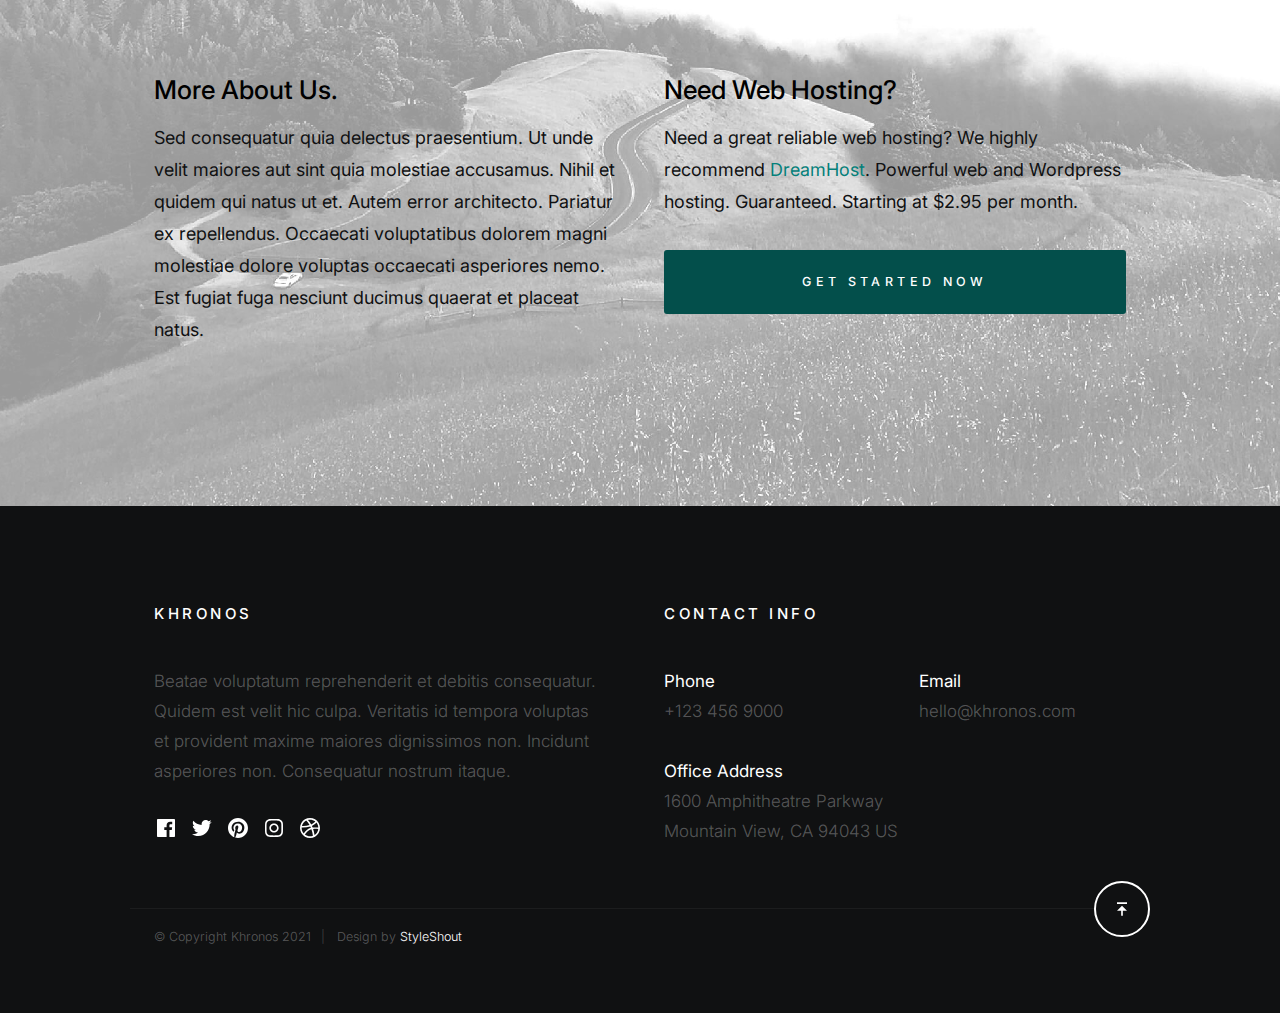
<file: index-static.html>
<!DOCTYPE html>
<html lang="en" class="no-js" >
<head>

    <!--- basic page needs
    ================================================== -->
    <meta charset="utf-8">
    <meta name="viewport" content="width=device-width, initial-scale=1">
    <title>Khronos 2.0 - Static</title>

    <script>
        document.documentElement.classList.remove('no-js');
        document.documentElement.classList.add('js');
    </script>

    <!-- CSS
    ================================================== -->
    <link rel="stylesheet" href="css/vendor.css">
    <link rel="stylesheet" href="css/styles.css">

    <!-- favicons
    ================================================== -->
    <link rel="apple-touch-icon" sizes="180x180" href="apple-touch-icon.png">
    <link rel="icon" type="image/png" sizes="32x32" href="favicon-32x32.png">
    <link rel="icon" type="image/png" sizes="16x16" href="favicon-16x16.png">
    <link rel="manifest" href="site.webmanifest">

</head>

<body id="top">


    <!-- preloader
    ================================================== -->
    <div id="preloader">
        <div id="loader"></div>
    </div>


    <!-- page wrap
    ================================================== -->
    <div class="s-pagewrap">


        <!-- # header
        ================================================== -->
        <header class="s-header">
            <div class="row s-header__content">

                <div class="s-header__logo">
                    <a class="logo" href="index-static.html">
                        <img src="images/logo.png" alt="Homepage">
                    </a>
                </div>
    
                <ul class="s-header__social">
                    <li>
                        <a href="">
                            <svg xmlns="http://www.w3.org/2000/svg" width="24" height="24" viewBox="0 0 24 24" style="fill:rgba(0, 0, 0, 1);transform:;-ms-filter:"><path d="M20,3H4C3.447,3,3,3.448,3,4v16c0,0.552,0.447,1,1,1h8.615v-6.96h-2.338v-2.725h2.338v-2c0-2.325,1.42-3.592,3.5-3.592 c0.699-0.002,1.399,0.034,2.095,0.107v2.42h-1.435c-1.128,0-1.348,0.538-1.348,1.325v1.735h2.697l-0.35,2.725h-2.348V21H20 c0.553,0,1-0.448,1-1V4C21,3.448,20.553,3,20,3z"></path></svg>
                            <span class="screen-reader-text">Facebook</span>
                        </a>
                    </li>
                    <li>
                        <a href="">
                            <svg xmlns="http://www.w3.org/2000/svg" width="24" height="24" viewBox="0 0 24 24" style="fill:rgba(0, 0, 0, 1);transform:;-ms-filter:"><path d="M19.633,7.997c0.013,0.175,0.013,0.349,0.013,0.523c0,5.325-4.053,11.461-11.46,11.461c-2.282,0-4.402-0.661-6.186-1.809 c0.324,0.037,0.636,0.05,0.973,0.05c1.883,0,3.616-0.636,5.001-1.721c-1.771-0.037-3.255-1.197-3.767-2.793 c0.249,0.037,0.499,0.062,0.761,0.062c0.361,0,0.724-0.05,1.061-0.137c-1.847-0.374-3.23-1.995-3.23-3.953v-0.05 c0.537,0.299,1.16,0.486,1.82,0.511C3.534,9.419,2.823,8.184,2.823,6.787c0-0.748,0.199-1.434,0.548-2.032 c1.983,2.443,4.964,4.04,8.306,4.215c-0.062-0.3-0.1-0.611-0.1-0.923c0-2.22,1.796-4.028,4.028-4.028 c1.16,0,2.207,0.486,2.943,1.272c0.91-0.175,1.782-0.512,2.556-0.973c-0.299,0.935-0.936,1.721-1.771,2.22 c0.811-0.088,1.597-0.312,2.319-0.624C21.104,6.712,20.419,7.423,19.633,7.997z"></path></svg>
                            <span class="screen-reader-text">Twitter</span>
                        </a>
                    </li>
                    <li>
                        <a href="">
                            <svg xmlns="http://www.w3.org/2000/svg" width="24" height="24" viewBox="0 0 24 24" style="fill:rgba(0, 0, 0, 1);transform:;-ms-filter:"><path d="M-111.052-244.992c-5.518,0-9.99,4.473-9.99,9.99c0,4.232,2.633,7.85,6.35,9.306 c-0.088-0.79-0.166-2.006,0.034-2.868c0.182-0.78,1.172-4.966,1.172-4.966s-0.299-0.599-0.299-1.484 c0-1.388,0.805-2.425,1.808-2.425c0.853,0,1.264,0.64,1.264,1.407c0,0.858-0.546,2.139-0.827,3.327 c-0.235,0.994,0.499,1.805,1.479,1.805c1.775,0,3.141-1.872,3.141-4.575c0-2.392-1.719-4.064-4.173-4.064 c-2.843,0-4.512,2.132-4.512,4.335c0,0.858,0.331,1.779,0.744,2.28c0.081,0.099,0.093,0.185,0.069,0.286 c-0.076,0.315-0.245,0.994-0.277,1.133c-0.044,0.183-0.145,0.222-0.335,0.134c-1.247-0.581-2.027-2.405-2.027-3.871 c0-3.151,2.289-6.045,6.601-6.045c3.466,0,6.159,2.469,6.159,5.77c0,3.444-2.171,6.213-5.184,6.213 c-1.013,0-1.964-0.525-2.29-1.146c0,0-0.501,1.907-0.623,2.374c-0.225,0.868-0.834,1.956-1.241,2.62 c0.935,0.289,1.928,0.445,2.958,0.445c5.517,0,9.99-4.473,9.99-9.99S-105.535-244.992-111.052-244.992" transform="translate(123.042 246.992)"></path></svg>
                            <span class="screen-reader-text">Pinterest</span>
                        </a>
                    </li>
                    <li>
                        <a href="">
                            <svg xmlns="http://www.w3.org/2000/svg" width="24" height="24" viewBox="0 0 24 24" style="fill:rgba(0, 0, 0, 1);transform:;-ms-filter:"><path d="M11.999,7.377c-2.554,0-4.623,2.07-4.623,4.623c0,2.554,2.069,4.624,4.623,4.624c2.552,0,4.623-2.07,4.623-4.624 C16.622,9.447,14.551,7.377,11.999,7.377L11.999,7.377z M11.999,15.004c-1.659,0-3.004-1.345-3.004-3.003 c0-1.659,1.345-3.003,3.004-3.003s3.002,1.344,3.002,3.003C15.001,13.659,13.658,15.004,11.999,15.004L11.999,15.004z"></path><circle cx="16.806" cy="7.207" r="1.078"></circle><path d="M20.533,6.111c-0.469-1.209-1.424-2.165-2.633-2.632c-0.699-0.263-1.438-0.404-2.186-0.42 c-0.963-0.042-1.268-0.054-3.71-0.054s-2.755,0-3.71,0.054C7.548,3.074,6.809,3.215,6.11,3.479C4.9,3.946,3.945,4.902,3.477,6.111 c-0.263,0.7-0.404,1.438-0.419,2.186c-0.043,0.962-0.056,1.267-0.056,3.71c0,2.442,0,2.753,0.056,3.71 c0.015,0.748,0.156,1.486,0.419,2.187c0.469,1.208,1.424,2.164,2.634,2.632c0.696,0.272,1.435,0.426,2.185,0.45 c0.963,0.042,1.268,0.055,3.71,0.055s2.755,0,3.71-0.055c0.747-0.015,1.486-0.157,2.186-0.419c1.209-0.469,2.164-1.424,2.633-2.633 c0.263-0.7,0.404-1.438,0.419-2.186c0.043-0.962,0.056-1.267,0.056-3.71s0-2.753-0.056-3.71C20.941,7.57,20.801,6.819,20.533,6.111z M19.315,15.643c-0.007,0.576-0.111,1.147-0.311,1.688c-0.305,0.787-0.926,1.409-1.712,1.711c-0.535,0.199-1.099,0.303-1.67,0.311 c-0.95,0.044-1.218,0.055-3.654,0.055c-2.438,0-2.687,0-3.655-0.055c-0.569-0.007-1.135-0.112-1.669-0.311 c-0.789-0.301-1.414-0.923-1.719-1.711c-0.196-0.534-0.302-1.099-0.311-1.669c-0.043-0.95-0.053-1.218-0.053-3.654 c0-2.437,0-2.686,0.053-3.655c0.007-0.576,0.111-1.146,0.311-1.687c0.305-0.789,0.93-1.41,1.719-1.712 c0.534-0.198,1.1-0.303,1.669-0.311c0.951-0.043,1.218-0.055,3.655-0.055c2.437,0,2.687,0,3.654,0.055 c0.571,0.007,1.135,0.112,1.67,0.311c0.786,0.303,1.407,0.925,1.712,1.712c0.196,0.534,0.302,1.099,0.311,1.669 c0.043,0.951,0.054,1.218,0.054,3.655c0,2.436,0,2.698-0.043,3.654H19.315z"></path></svg>
                            <span class="screen-reader-text">Instagram</span>
                        </a>
                    </li>
                    <li>
                        <a href="">
                            <svg xmlns="http://www.w3.org/2000/svg" width="24" height="24" viewBox="0 0 24 24" style="fill:rgba(0, 0, 0, 1);transform:;-ms-filter:"><path d="M20.66,6.98c-0.894-1.533-2.107-2.747-3.641-3.64C15.486,2.447,13.813,2,12,2S8.514,2.447,6.98,3.34 C5.447,4.233,4.233,5.447,3.34,6.98S2,10.187,2,12s0.446,3.487,1.34,5.02c0.894,1.534,2.107,2.747,3.641,3.64 C8.514,21.553,10.187,22,12,22s3.486-0.447,5.02-1.34c1.533-0.893,2.747-2.106,3.641-3.64C21.554,15.487,22,13.813,22,12 S21.554,8.513,20.66,6.98z M12,3.66c2,0,3.772,0.64,5.32,1.919c-0.92,1.174-2.286,2.14-4.1,2.9c-1.002-1.813-2.088-3.327-3.261-4.54 C10.641,3.753,11.319,3.66,12,3.66z M5.51,6.8c0.754-0.947,1.656-1.686,2.711-2.22c1.212,1.201,2.325,2.7,3.34,4.5 c-2,0.6-4.114,0.9-6.341,0.9c-0.573,0-1.006-0.013-1.3-0.04C4.227,8.793,4.757,7.747,5.51,6.8z M3.66,12 c0-0.054,0.003-0.12,0.01-0.2c0.007-0.08,0.01-0.146,0.01-0.2c0.254,0.014,0.641,0.02,1.161,0.02c2.666,0,5.146-0.367,7.439-1.1 c0.187,0.373,0.381,0.793,0.58,1.26c-1.32,0.293-2.674,1.006-4.061,2.14S6.4,16.247,5.76,17.5C4.36,15.913,3.66,14.08,3.66,12z M12,20.34c-1.894,0-3.594-0.587-5.101-1.759C7.5,17.394,8.423,16.259,9.67,15.18c1.246-1.08,2.483-1.753,3.71-2.02 c0.772,2.133,1.293,4.339,1.56,6.62C13.966,20.153,12.986,20.34,12,20.34z M19.08,16.38c-0.666,1.066-1.526,1.94-2.58,2.621 c-0.24-2.08-0.7-4.107-1.379-6.081c0.932-0.066,1.765-0.1,2.5-0.1c0.799,0,1.686,0.034,2.659,0.1 C20.146,14.16,19.746,15.313,19.08,16.38z M17.84,11.38c-1.16,0-2.233,0.047-3.22,0.14c-0.254-0.653-0.48-1.193-0.68-1.62 c2.066-0.906,3.532-2.006,4.399-3.3c1.2,1.414,1.854,3.027,1.96,4.84C19.487,11.4,18.667,11.38,17.84,11.38z"></path></svg>
                            <span class="screen-reader-text">Dribbble</span>
                        </a>
                    </li>
                </ul>

            </div> <!-- end s-header__content -->
        </header> <!-- end s-header -->


        <!-- # intro 
        ================================================== -->
        <section id="intro" class="s-intro">

            <div class="s-intro__bg"></div>

            <div class="row s-intro__content">
                <div class="column lg-12">
                    
                    <div class="counter">
                        <div class="counter__time">
                            <span class="ss-days">365</span>
                            <span>days</span>
                        </div>
                        <div class="counter__time">
                            <span class="ss-hours">01</span>
                            <span>hours</span>
                        </div>
                        <div class="counter__time minutes">
                            <span class="ss-minutes">01</span>
                            <span>mins</span>
                        </div>
                        <div class="counter__time">
                            <span class="ss-seconds">55</span>
                            <span>secs</span>
                        </div>
                    </div>  <!-- end counter -->

                    <div class="s-intro__content-bottom">
                        <h1 class="s-intro__content-title">Our site is launching soon.</h1>
                        <p>
                        Khronos is a modern and stylish free html website <br>
                        template created for launching your future awesome <br>
                        products and services. 
                        </p>
                    </div>

                </div>

                <div class="s-intro__scroll">
                    <p class="scroll-text">Scroll For More</p>
                    <a href="#info" class="smoothscroll">
                        <div class="mouse"></div>
                    </a>
                    <div class="end-top"></div>
                </div> <!-- end s-intro__scroll -->

            </div> <!-- intro__content -->

        </section> <!-- end s-intro -->


        <!-- # info
        ================================================== -->
        <section id="info" class="s-info">

            <div class="s-info__bg"></div>

            <div class="row">
                <div class="column lg-12">

                    <nav class="tab-nav">
                        <ul class="tab-nav__list"> 
                            <li class="active" data-id="tab-about">
                                <a href="#tab-about">
                                    About
                                </a>
                            </li>
                            <li>
                                <a href="#tab-services">
                                    Services
                                </a>
                            </li>
                            <li>
                                <a href="#tab-contact">
                                    Subscribe
                                </a>
                            </li>
                        </ul>
                    </nav> <!-- end tab-nav -->
        
                    <div class="tab-content">
        
                        <!-- 01 - tab about -->
                        <div id="tab-about" class='tab-content__item'>
        
                            <div class="row tab-content__item-header">
                                <div class="column">
                                    <h2>Get To Know Us.</h2>
                                </div>
                            </div>
        
                            <div class="row">
                                <div class="column">
                                    <p class="lead">
                                    Quidem molestiae natus ipsa ut nihil molestiae numquam tenetur. Ipsum quia 
                                    sit vitae ipsam et temporibus est. Consequatur recusandae aut aut. Aut esse 
                                    sed sint. Sit ipsa velit possimus est. Atque doloribus dicta sit beatae 
                                    necessitatibus. Aut voluptate asperiores nostrum eveniet magnam et consequatur 
                                    ab accusamus magni.
                                    </p>
        
                                    <p>
                                    Tempora debitis perspiciatis eum. Repudiandae et aperiam quos exercitationem 
                                    enim voluptatem quam sequi temporibus. Ratione quis nihil voluptatem placeat 
                                    nemo. Quibusdam delectus magni quas et architecto et repellat a nam.
                                    Quasi et voluptates libero sed vel quos in nisi. Error et quis. Impedit autem 
                                    porro facilis. Aut voluptate asperiores nostrum eveniet magnam et consequatur 
                                    ab accusamus.
                                    </p>
        
                                    <div class="row">
                                        <div class="column lg-6 tab-12">
                                            <h4>More About Us.</h4>
                                            <p>
                                            Sed consequatur quia delectus praesentium. Ut unde velit maiores aut sint 
                                            quia molestiae accusamus. Nihil et quidem qui natus ut et. Autem error 
                                            architecto. Pariatur ex repellendus. Occaecati voluptatibus dolorem magni 
                                            molestiae dolore voluptas occaecati asperiores nemo. Est fugiat fuga nesciunt 
                                            ducimus quaerat et placeat natus.
                                            </p>
                                        </div>
                                        <div class="column lg-6 tab-12">
                                            <h4>Need Web Hosting?</h4>
                                            <p>
                                            Need a great reliable web hosting?
                                            We highly recommend <a href="https://www.dreamhost.com/r.cgi?287326">DreamHost</a>.
                                            Powerful web and Wordpress hosting. Guaranteed. Starting at $2.95 per month.
                                            </p>
                                            <a href="https://www.dreamhost.com/r.cgi?287326" class="btn btn--primary u-fullwidth">Get Started Now</a>
                                        </div>
                                    </div>
                                </div>
                            </div>
                            
                        </div> <!-- end 01 - tab about -->
        
                        <!-- 02 - tab services -->
                        <div id="tab-services" class='tab-content__item'>
        
                            <div class="row tab-content__item-header">
                                <div class="column">
                                    <h2>What We Do.</h2>
                                </div>
                            </div>
        
                            <div class="row">
                                <div class="column">
                                    <p class="lead">
                                    Sit ut cum molestiae. Dolore ducimus qui quasi. Fugiat consequatur sit vel illum vel et 
                                    a delectus. Vel sequi vitae voluptatem perspiciatis eligendi. Voluptatibus optio natus 
                                    asperiores est commodi amet quia architecto. Dolores necessitatibus et. Voluptatibus 
                                    optio natus asperiores est commodi amet quia architecto. Dolores necessitatibus et.
                                    </p>
                                </div>
                            </div>
        
                            <div class="row services-list block-lg-one-half block-md-one-half block-tab-whole">
        
                                <div class="column services-list__item">
                                    <div class="services-list__item-icon">
                                        <svg xmlns="http://www.w3.org/2000/svg" width="24" height="24" viewBox="0 0 24 24" style="fill:rgba(0, 0, 0, 1);transform:;-ms-filter:"><path d="M12,6c-3.309,0-6,2.691-6,6s2.691,6,6,6s6-2.691,6-6S15.309,6,12,6z M12,16c-2.206,0-4-1.794-4-4s1.794-4,4-4s4,1.794,4,4 S14.206,16,12,16z"></path><path d="M12,2C6.579,2,2,6.579,2,12s4.579,10,10,10s10-4.579,10-10S17.421,2,12,2z M12,20c-4.337,0-8-3.663-8-8s3.663-8,8-8 s8,3.663,8,8S16.337,20,12,20z"></path><path d="M12,10c-1.081,0-2,0.919-2,2s0.919,2,2,2s2-0.919,2-2S13.081,10,12,10z"></path></svg>
                                    </div>
                                    <div class="services-list__item-content">
                                        <h4 class="item-title">Brand Identity</h4>
                                        <p>
                                        Sit ut cum molestiae. Dolore ducimus qui quasi. Fugiat consequatur sit vel illum vel et 
                                        a delectus. Vel sequi vitae voluptatem perspiciatis eligendi. Voluptatibus optio natus 
                                        asperiores est commodi amet quia architecto. Dolores necessitatibus et.
                                        </p>
                                    </div>
                                </div>
                    
                                <div class="column services-list__item">
                                    <div class="services-list__item-icon">
                                        <svg xmlns="http://www.w3.org/2000/svg" width="24" height="24" viewBox="0 0 24 24" style="fill:rgba(0, 0, 0, 1);transform:;-ms-filter:"><path d="M18.277,8C18.624,8.596,19.262,9,20,9c1.104,0,2-0.896,2-2s-0.896-2-2-2c-0.738,0-1.376,0.404-1.723,1H16V4 c0-0.553-0.447-1-1-1H9C8.448,3,8,3.447,8,4v2H5.723C5.376,5.404,4.738,5,4,5C2.896,5,2,5.896,2,7s0.896,2,2,2 c0.738,0,1.376-0.404,1.723-1H8v0.369C5.133,9.84,4.318,12.534,4.091,14H3c-0.552,0-1,0.447-1,1v4c0,0.553,0.448,1,1,1h4 c0.552,0,1-0.447,1-1v-4c0-0.553-0.448-1-1-1H6.123c0.197-0.959,0.718-2.406,2.085-3.418C8.391,10.829,8.669,11,9,11h6 c0.331,0,0.61-0.171,0.792-0.419c1.373,1.013,1.895,2.458,2.089,3.419H17c-0.553,0-1,0.447-1,1v4c0,0.553,0.447,1,1,1h4 c0.553,0,1-0.447,1-1v-4c0-0.553-0.447-1-1-1h-1.092C19.681,12.534,18.866,9.839,16,8.368V8H18.277z M6,18H4v-2h2V18z M20,18h-2v-2 h2V18z M14,9h-4V8V6V5h4V9z"></path></svg>
                                    </div>
                                    <div class="services-list__item-content">
                                        <h4 class="item-title">Illustration</h4>
                                        <p>
                                        Sit ut cum molestiae. Dolore ducimus qui quasi. Fugiat consequatur sit vel illum vel et 
                                        a delectus. Vel sequi vitae voluptatem perspiciatis eligendi. Voluptatibus optio natus 
                                        asperiores est commodi amet quia architecto. Dolores necessitatibus et.
                                        </p>
                                    </div>
                                </div>
                    
                                <div class="column services-list__item">
                                    <div class="services-list__item-icon">
                                        <svg xmlns="http://www.w3.org/2000/svg" width="24" height="24" viewBox="0 0 24 24" style="fill:rgba(0, 0, 0, 1);transform:;-ms-filter:"><path d="M19,3H5C3.897,3,3,3.897,3,5v14c0,1.103,0.897,2,2,2h14c1.103,0,2-0.897,2-2V5C21,3.897,20.103,3,19,3z M19,5l0.001,4H15h-2 H5V5H19z M5,11h8v8H5V11z M15,19v-8h4.001l0.001,8H15z"></path></svg>
                                    </div>
                                    <div class="services-list__item-content">
                                        <h4 class="item-title">Web Design</h4>
                                        <p>
                                        Sit ut cum molestiae. Dolore ducimus qui quasi. Fugiat consequatur sit vel illum vel et 
                                        a delectus. Vel sequi vitae voluptatem perspiciatis eligendi. Voluptatibus optio natus 
                                        asperiores est commodi amet quia architecto. Dolores necessitatibus et.
                                        </p>
                                    </div>
                                </div>
                    
                                <div class="column services-list__item">
                                    <div class="services-list__item-icon">
                                        <svg xmlns="http://www.w3.org/2000/svg" width="24" height="24" viewBox="0 0 24 24" style="fill:rgba(0, 0, 0, 1);transform:;-ms-filter:"><path d="M20,3H4C2.897,3,2,3.897,2,5v11c0,1.103,0.897,2,2,2h4l-1.8,2.4l1.6,1.2l2.7-3.6h3l2.7,3.6l1.6-1.2L16,18h4 c1.103,0,2-0.897,2-2V5C22,3.897,21.103,3,20,3z M4,16V5h16l0.001,11H4z"></path><path d="M6 12H10V14H6z"></path></svg>
                                    </div>
                                    <div class="services-list__item-content">
                                        <h4 class="item-title">Product Strategy</h4>
                                        <p>
                                        Sit ut cum molestiae. Dolore ducimus qui quasi. Fugiat consequatur sit vel illum vel et 
                                        a delectus. Vel sequi vitae voluptatem perspiciatis eligendi. Voluptatibus optio natus 
                                        asperiores est commodi amet quia architecto. Dolores necessitatibus et.
                                        </p>
                                    </div>
                                </div>
                    
                                <div class="column services-list__item">
                                    <div class="services-list__item-icon">
                                        <svg xmlns="http://www.w3.org/2000/svg" width="24" height="24" viewBox="0 0 24 24" style="fill:rgba(0, 0, 0, 1);transform:;-ms-filter:"><path d="M20,3H7C5.897,3,5,3.897,5,5v2H4C2.897,7,2,7.897,2,9v10c0,1.103,0.897,2,2,2h6c1.103,0,2-0.897,2-2h8c1.103,0,2-0.897,2-2 V5C22,3.897,21.103,3,20,3z M9.997,19H4V9h2h4L9.997,19z M19.997,17H12V9c0-1.103-0.897-2-2-2H7V5h13L19.997,17z"></path></svg>
                                    </div>
                                    <div class="services-list__item-content">
                                        <h4 class="item-title">UI/UX Design</h4>
                                        <p>
                                        Sit ut cum molestiae. Dolore ducimus qui quasi. Fugiat consequatur sit vel illum vel et 
                                        a delectus. Vel sequi vitae voluptatem perspiciatis eligendi. Voluptatibus optio natus 
                                        asperiores est commodi amet quia architecto. Dolores necessitatibus et.
                                        </p>
                                    </div>
                                </div>
                    
                                <div class="column services-list__item">
                                    <div class="services-list__item-icon">
                                        <svg xmlns="http://www.w3.org/2000/svg" width="24" height="24" viewBox="0 0 24 24" style="fill:rgba(0, 0, 0, 1);transform:;-ms-filter:"><path d="M5,22h14c1.103,0,2-0.897,2-2V9c0-0.553-0.447-1-1-1h-3V7c0-2.757-2.243-5-5-5S7,4.243,7,7v1H4C3.447,8,3,8.447,3,9v11 C3,21.103,3.897,22,5,22z M9,7c0-1.654,1.346-3,3-3s3,1.346,3,3v1H9V7z M5,10h2v2h2v-2h6v2h2v-2h2l0.002,10H5V10z"></path></svg>
                                    </div>
                                    <div class="services-list__item-content">
                                        <h4 class="item-title">E-Commerce</h4>
                                        <p>
                                        Sit ut cum molestiae. Dolore ducimus qui quasi. Fugiat consequatur sit vel illum vel et 
                                        a delectus. Vel sequi vitae voluptatem perspiciatis eligendi. Voluptatibus optio natus 
                                        asperiores est commodi amet quia architecto. Dolores necessitatibus et.
                                        </p>
                                    </div>
                                </div>
                    
                            </div> <!-- end services-list -->
                            
                        </div> <!-- end 02 - tab services -->
        
                        <!-- 03 - tab contact -->
                        <div id="tab-contact" class="tab-content__item">
        
                            <div class="row tab-content__item-header">
                                <div class="column">
                                    <h2>Subscribe To Our Newsletter.</h2>
                                </div>
                            </div>
        
                            <div class="row">
                                <div class="column">
                                    
                                    <p class="lead">
                                    Voluptates laborum eum quas. Pariatur impedit sit veniam est 
                                    et quasi voluptas voluptatem. Cumque hic enim perferendis 
                                    amet odit in molestias debitis. Facere nulla qui pariatur 
                                    quasi mollitia et. Et dolorem dolorum quo in sit architecto.
                                    </p>

                                    <p>
                                    Sit ut cum molestiae. Dolore ducimus qui quasi. Fugiat consequatur sit vel illum vel et 
                                    a delectus. Vel sequi vitae voluptatem perspiciatis eligendi. Voluptatibus optio natus 
                                    asperiores est commodi amet quia architecto. Dolores necessitatibus et.
                                    </p>

                                    <form id="mc-form" class="mc-form">
                                        <input type="email" name="EMAIL" id="mce-EMAIL" class="u-fullwidth text-center" placeholder="Email Address" title="The domain portion of the email address is invalid (the portion after the @)." pattern="^([^\x00-\x20\x22\x28\x29\x2c\x2e\x3a-\x3c\x3e\x40\x5b-\x5d\x7f-\xff]+|\x22([^\x0d\x22\x5c\x80-\xff]|\x5c[\x00-\x7f])*\x22)(\x2e([^\x00-\x20\x22\x28\x29\x2c\x2e\x3a-\x3c\x3e\x40\x5b-\x5d\x7f-\xff]+|\x22([^\x0d\x22\x5c\x80-\xff]|\x5c[\x00-\x7f])*\x22))*\x40([^\x00-\x20\x22\x28\x29\x2c\x2e\x3a-\x3c\x3e\x40\x5b-\x5d\x7f-\xff]+|\x5b([^\x0d\x5b-\x5d\x80-\xff]|\x5c[\x00-\x7f])*\x5d)(\x2e([^\x00-\x20\x22\x28\x29\x2c\x2e\x3a-\x3c\x3e\x40\x5b-\x5d\x7f-\xff]+|\x5b([^\x0d\x5b-\x5d\x80-\xff]|\x5c[\x00-\x7f])*\x5d))*(\.\w{2,})+$" required>
                                        <input type="submit" name="subscribe" value="Subscribe" class="btn--small btn--primary u-fullwidth">
                                        <!-- <div style="position: absolute; left: -5000px;" aria-hidden="true"><input type="text" name="b_cdb7b577e41181934ed6a6a44_9a91cfe7b3" tabindex="-1" value=""></div> -->
                                        <div class="mc-status"></div>
                                    </form>
        
                                </div>
                            </div>
                            
                        </div> <!-- end 03 - tab contact -->
        
                    </div> <!-- end tab content -->

                </div> <!-- end column -->
            </div> <!-- end row -->

        </section> <!-- end s-info -->


        <!-- # footer
        ================================================== -->
        <footer class="s-footer">

            <div class="row s-footer__top">

                <div class="column lg-6 stack-on-700 s-footer__block s-footer__info">

                    <h4 class="h6">Khronos</h4>
                    
                    <p class="desc">
                    Beatae voluptatum reprehenderit et debitis consequatur. Quidem est velit hic culpa. 
                    Veritatis id tempora voluptas et provident maxime maiores dignissimos non. Incidunt 
                    asperiores non. Consequatur nostrum itaque.
                    </p>

                    <ul class="s-footer__social">
                        <li>
                            <a href="">
                                <svg xmlns="http://www.w3.org/2000/svg" width="24" height="24" viewBox="0 0 24 24" style="fill:rgba(0, 0, 0, 1);transform:;-ms-filter:"><path d="M20,3H4C3.447,3,3,3.448,3,4v16c0,0.552,0.447,1,1,1h8.615v-6.96h-2.338v-2.725h2.338v-2c0-2.325,1.42-3.592,3.5-3.592 c0.699-0.002,1.399,0.034,2.095,0.107v2.42h-1.435c-1.128,0-1.348,0.538-1.348,1.325v1.735h2.697l-0.35,2.725h-2.348V21H20 c0.553,0,1-0.448,1-1V4C21,3.448,20.553,3,20,3z"></path></svg>
                                <span class="screen-reader-text">Facebook</span>
                            </a>
                        </li>
                        <li>
                            <a href="">
                                <svg xmlns="http://www.w3.org/2000/svg" width="24" height="24" viewBox="0 0 24 24" style="fill:rgba(0, 0, 0, 1);transform:;-ms-filter:"><path d="M19.633,7.997c0.013,0.175,0.013,0.349,0.013,0.523c0,5.325-4.053,11.461-11.46,11.461c-2.282,0-4.402-0.661-6.186-1.809 c0.324,0.037,0.636,0.05,0.973,0.05c1.883,0,3.616-0.636,5.001-1.721c-1.771-0.037-3.255-1.197-3.767-2.793 c0.249,0.037,0.499,0.062,0.761,0.062c0.361,0,0.724-0.05,1.061-0.137c-1.847-0.374-3.23-1.995-3.23-3.953v-0.05 c0.537,0.299,1.16,0.486,1.82,0.511C3.534,9.419,2.823,8.184,2.823,6.787c0-0.748,0.199-1.434,0.548-2.032 c1.983,2.443,4.964,4.04,8.306,4.215c-0.062-0.3-0.1-0.611-0.1-0.923c0-2.22,1.796-4.028,4.028-4.028 c1.16,0,2.207,0.486,2.943,1.272c0.91-0.175,1.782-0.512,2.556-0.973c-0.299,0.935-0.936,1.721-1.771,2.22 c0.811-0.088,1.597-0.312,2.319-0.624C21.104,6.712,20.419,7.423,19.633,7.997z"></path></svg>
                                <span class="screen-reader-text">Twitter</span>
                            </a>
                        </li>
                        <li>
                            <a href="">
                                <svg xmlns="http://www.w3.org/2000/svg" width="24" height="24" viewBox="0 0 24 24" style="fill:rgba(0, 0, 0, 1);transform:;-ms-filter:"><path d="M-111.052-244.992c-5.518,0-9.99,4.473-9.99,9.99c0,4.232,2.633,7.85,6.35,9.306 c-0.088-0.79-0.166-2.006,0.034-2.868c0.182-0.78,1.172-4.966,1.172-4.966s-0.299-0.599-0.299-1.484 c0-1.388,0.805-2.425,1.808-2.425c0.853,0,1.264,0.64,1.264,1.407c0,0.858-0.546,2.139-0.827,3.327 c-0.235,0.994,0.499,1.805,1.479,1.805c1.775,0,3.141-1.872,3.141-4.575c0-2.392-1.719-4.064-4.173-4.064 c-2.843,0-4.512,2.132-4.512,4.335c0,0.858,0.331,1.779,0.744,2.28c0.081,0.099,0.093,0.185,0.069,0.286 c-0.076,0.315-0.245,0.994-0.277,1.133c-0.044,0.183-0.145,0.222-0.335,0.134c-1.247-0.581-2.027-2.405-2.027-3.871 c0-3.151,2.289-6.045,6.601-6.045c3.466,0,6.159,2.469,6.159,5.77c0,3.444-2.171,6.213-5.184,6.213 c-1.013,0-1.964-0.525-2.29-1.146c0,0-0.501,1.907-0.623,2.374c-0.225,0.868-0.834,1.956-1.241,2.62 c0.935,0.289,1.928,0.445,2.958,0.445c5.517,0,9.99-4.473,9.99-9.99S-105.535-244.992-111.052-244.992" transform="translate(123.042 246.992)"></path></svg>
                                <span class="screen-reader-text">Pinterest</span>
                            </a>
                        </li>
                        <li>
                            <a href="">
                                <svg xmlns="http://www.w3.org/2000/svg" width="24" height="24" viewBox="0 0 24 24" style="fill:rgba(0, 0, 0, 1);transform:;-ms-filter:"><path d="M11.999,7.377c-2.554,0-4.623,2.07-4.623,4.623c0,2.554,2.069,4.624,4.623,4.624c2.552,0,4.623-2.07,4.623-4.624 C16.622,9.447,14.551,7.377,11.999,7.377L11.999,7.377z M11.999,15.004c-1.659,0-3.004-1.345-3.004-3.003 c0-1.659,1.345-3.003,3.004-3.003s3.002,1.344,3.002,3.003C15.001,13.659,13.658,15.004,11.999,15.004L11.999,15.004z"></path><circle cx="16.806" cy="7.207" r="1.078"></circle><path d="M20.533,6.111c-0.469-1.209-1.424-2.165-2.633-2.632c-0.699-0.263-1.438-0.404-2.186-0.42 c-0.963-0.042-1.268-0.054-3.71-0.054s-2.755,0-3.71,0.054C7.548,3.074,6.809,3.215,6.11,3.479C4.9,3.946,3.945,4.902,3.477,6.111 c-0.263,0.7-0.404,1.438-0.419,2.186c-0.043,0.962-0.056,1.267-0.056,3.71c0,2.442,0,2.753,0.056,3.71 c0.015,0.748,0.156,1.486,0.419,2.187c0.469,1.208,1.424,2.164,2.634,2.632c0.696,0.272,1.435,0.426,2.185,0.45 c0.963,0.042,1.268,0.055,3.71,0.055s2.755,0,3.71-0.055c0.747-0.015,1.486-0.157,2.186-0.419c1.209-0.469,2.164-1.424,2.633-2.633 c0.263-0.7,0.404-1.438,0.419-2.186c0.043-0.962,0.056-1.267,0.056-3.71s0-2.753-0.056-3.71C20.941,7.57,20.801,6.819,20.533,6.111z M19.315,15.643c-0.007,0.576-0.111,1.147-0.311,1.688c-0.305,0.787-0.926,1.409-1.712,1.711c-0.535,0.199-1.099,0.303-1.67,0.311 c-0.95,0.044-1.218,0.055-3.654,0.055c-2.438,0-2.687,0-3.655-0.055c-0.569-0.007-1.135-0.112-1.669-0.311 c-0.789-0.301-1.414-0.923-1.719-1.711c-0.196-0.534-0.302-1.099-0.311-1.669c-0.043-0.95-0.053-1.218-0.053-3.654 c0-2.437,0-2.686,0.053-3.655c0.007-0.576,0.111-1.146,0.311-1.687c0.305-0.789,0.93-1.41,1.719-1.712 c0.534-0.198,1.1-0.303,1.669-0.311c0.951-0.043,1.218-0.055,3.655-0.055c2.437,0,2.687,0,3.654,0.055 c0.571,0.007,1.135,0.112,1.67,0.311c0.786,0.303,1.407,0.925,1.712,1.712c0.196,0.534,0.302,1.099,0.311,1.669 c0.043,0.951,0.054,1.218,0.054,3.655c0,2.436,0,2.698-0.043,3.654H19.315z"></path></svg>
                                <span class="screen-reader-text">Instagram</span>
                            </a>
                        </li>
                        <li>
                            <a href="">
                                <svg xmlns="http://www.w3.org/2000/svg" width="24" height="24" viewBox="0 0 24 24" style="fill:rgba(0, 0, 0, 1);transform:;-ms-filter:"><path d="M20.66,6.98c-0.894-1.533-2.107-2.747-3.641-3.64C15.486,2.447,13.813,2,12,2S8.514,2.447,6.98,3.34 C5.447,4.233,4.233,5.447,3.34,6.98S2,10.187,2,12s0.446,3.487,1.34,5.02c0.894,1.534,2.107,2.747,3.641,3.64 C8.514,21.553,10.187,22,12,22s3.486-0.447,5.02-1.34c1.533-0.893,2.747-2.106,3.641-3.64C21.554,15.487,22,13.813,22,12 S21.554,8.513,20.66,6.98z M12,3.66c2,0,3.772,0.64,5.32,1.919c-0.92,1.174-2.286,2.14-4.1,2.9c-1.002-1.813-2.088-3.327-3.261-4.54 C10.641,3.753,11.319,3.66,12,3.66z M5.51,6.8c0.754-0.947,1.656-1.686,2.711-2.22c1.212,1.201,2.325,2.7,3.34,4.5 c-2,0.6-4.114,0.9-6.341,0.9c-0.573,0-1.006-0.013-1.3-0.04C4.227,8.793,4.757,7.747,5.51,6.8z M3.66,12 c0-0.054,0.003-0.12,0.01-0.2c0.007-0.08,0.01-0.146,0.01-0.2c0.254,0.014,0.641,0.02,1.161,0.02c2.666,0,5.146-0.367,7.439-1.1 c0.187,0.373,0.381,0.793,0.58,1.26c-1.32,0.293-2.674,1.006-4.061,2.14S6.4,16.247,5.76,17.5C4.36,15.913,3.66,14.08,3.66,12z M12,20.34c-1.894,0-3.594-0.587-5.101-1.759C7.5,17.394,8.423,16.259,9.67,15.18c1.246-1.08,2.483-1.753,3.71-2.02 c0.772,2.133,1.293,4.339,1.56,6.62C13.966,20.153,12.986,20.34,12,20.34z M19.08,16.38c-0.666,1.066-1.526,1.94-2.58,2.621 c-0.24-2.08-0.7-4.107-1.379-6.081c0.932-0.066,1.765-0.1,2.5-0.1c0.799,0,1.686,0.034,2.659,0.1 C20.146,14.16,19.746,15.313,19.08,16.38z M17.84,11.38c-1.16,0-2.233,0.047-3.22,0.14c-0.254-0.653-0.48-1.193-0.68-1.62 c2.066-0.906,3.532-2.006,4.399-3.3c1.2,1.414,1.854,3.027,1.96,4.84C19.487,11.4,18.667,11.38,17.84,11.38z"></path></svg>
                                <span class="screen-reader-text">Dribbble</span>
                            </a>
                        </li>
                    </ul>

                </div> <!-- end s-footer__info -->

                <div class="column lg-6 stack-on-700 s-footer__block s-footer__contact">

                    <h4 class="h6">Contact Info</h4>

                    <div class="row">
                        <div class="column lg-6 stack-on-1000">
                            <p>
                            <strong>Phone</strong> <br>
                            <a href="tel:123-456-9000">+123 456 9000</a>
                            </p>
                        </div>
                        <div class="column lg-6 stack-on-1000">
                            <p>
                            <strong>Email</strong> <br>
                            <a href="mailto:#0">hello@khronos.com</a>
                            </p>
                        </div>
                    </div>

                    <p>
                    <strong>Office Address</strong> <br>
                    1600 Amphitheatre Parkway <br>
                    Mountain View, CA
                    94043 US <br>
                    </p>

                </div> <!-- end s-footer__contact -->

            </div> <!-- end s-footer__top -->

            <div class="row s-footer__bottom">
                <div class="column lg-12">
                    <div class="ss-copyright">
                        <span>© Copyright Khronos 2021</span> 
                        <span>Design by <a href="https://www.styleshout.com/">StyleShout</a></span>
                    </div>
                </div>

                <div class="ss-go-top">
                    <a class="smoothscroll" title="Back to Top" href="#top">
                        <svg xmlns="http://www.w3.org/2000/svg" width="24" height="24" viewBox="0 0 24 24" style="fill:rgba(0, 0, 0, 1);transform:;-ms-filter:"><path d="M6 4H18V6H6zM11 14L11 20 13 20 13 14 18 14 12 8 6 14z"></path></svg>
                     </a>
                </div>
            </div> <!--end s-footer__bottom -->

        </footer> <!--end s-footer -->

    </div> <!-- end pagewrap -->


    <!-- Java Script
    ================================================== -->
    <script src="js/plugins.js"></script>
    <script src="js/main.js"></script>

</body>
</html>
</file>
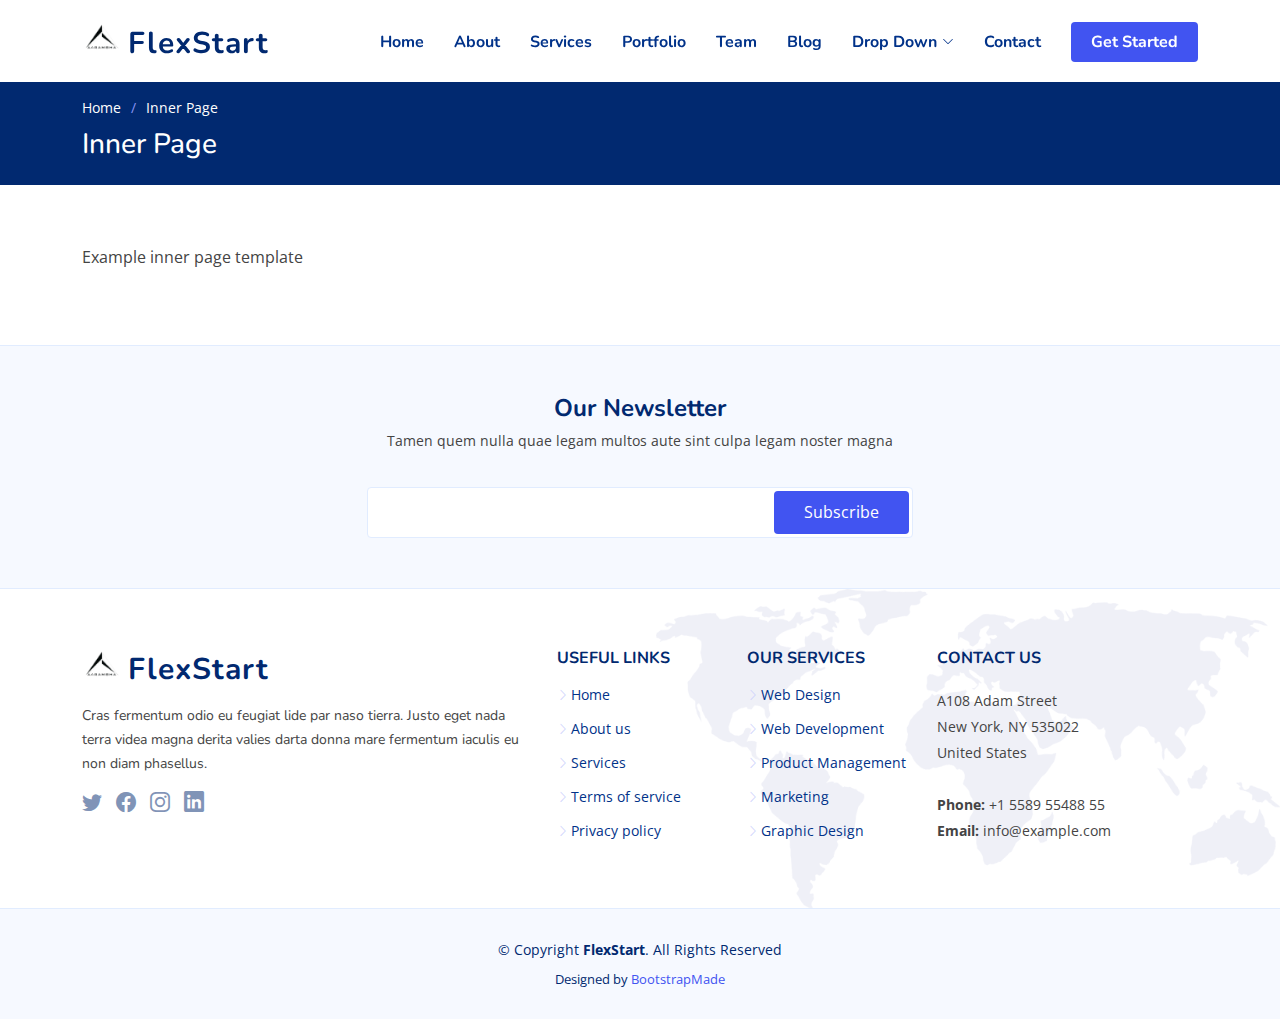
<file: inner-page.html>
<!DOCTYPE html>
<html lang="en">

<head>
  <meta charset="utf-8">
  <meta content="width=device-width, initial-scale=1.0" name="viewport">

  <title>Inner Page - FlexStart Bootstrap Template</title>
  <meta content="" name="description">
  <meta content="" name="keywords">

  <!-- Favicons -->
  <link href="assets/img/favicon.png" rel="icon">
  <link href="assets/img/apple-touch-icon.png" rel="apple-touch-icon">

  <!-- Google Fonts -->
  <link href="https://fonts.googleapis.com/css?family=Open+Sans:300,300i,400,400i,600,600i,700,700i|Nunito:300,300i,400,400i,600,600i,700,700i|Poppins:300,300i,400,400i,500,500i,600,600i,700,700i" rel="stylesheet">

  <!-- Vendor CSS Files -->
  <link href="assets/vendor/bootstrap/css/bootstrap.min.css" rel="stylesheet">
  <link href="assets/vendor/bootstrap-icons/bootstrap-icons.css" rel="stylesheet">
  <link href="assets/vendor/aos/aos.css" rel="stylesheet">
  <link href="assets/vendor/remixicon/remixicon.css" rel="stylesheet">
  <link href="assets/vendor/swiper/swiper-bundle.min.css" rel="stylesheet">
  <link href="assets/vendor/glightbox/css/glightbox.min.css" rel="stylesheet">

  <!-- Template Main CSS File -->
  <link href="assets/css/style.css" rel="stylesheet">

  <!-- =======================================================
  * Template Name: FlexStart - v1.4.0
  * Template URL: https://bootstrapmade.com/flexstart-bootstrap-startup-template/
  * Author: BootstrapMade.com
  * License: https://bootstrapmade.com/license/
  ======================================================== -->
</head>

<body>

  <!-- ======= Header ======= -->
  <header id="header" class="header fixed-top">
    <div class="container-fluid container-xl d-flex align-items-center justify-content-between">

      <a href="index.html" class="logo d-flex align-items-center">
        <img src="assets/img/logo.png" alt="">
        <span>FlexStart</span>
      </a>

      <nav id="navbar" class="navbar">
        <ul>
          <li><a class="nav-link scrollto " href="#hero">Home</a></li>
          <li><a class="nav-link scrollto" href="#about">About</a></li>
          <li><a class="nav-link scrollto" href="#services">Services</a></li>
          <li><a class="nav-link scrollto" href="#portfolio">Portfolio</a></li>
          <li><a class="nav-link scrollto" href="#team">Team</a></li>
          <li><a href="blog.html">Blog</a></li>
          <li class="dropdown"><a href="#"><span>Drop Down</span> <i class="bi bi-chevron-down"></i></a>
            <ul>
              <li><a href="#">Drop Down 1</a></li>
              <li class="dropdown"><a href="#"><span>Deep Drop Down</span> <i class="bi bi-chevron-right"></i></a>
                <ul>
                  <li><a href="#">Deep Drop Down 1</a></li>
                  <li><a href="#">Deep Drop Down 2</a></li>
                  <li><a href="#">Deep Drop Down 3</a></li>
                  <li><a href="#">Deep Drop Down 4</a></li>
                  <li><a href="#">Deep Drop Down 5</a></li>
                </ul>
              </li>
              <li><a href="#">Drop Down 2</a></li>
              <li><a href="#">Drop Down 3</a></li>
              <li><a href="#">Drop Down 4</a></li>
            </ul>
          </li>
          <li><a class="nav-link scrollto" href="#contact">Contact</a></li>
          <li><a class="getstarted scrollto" href="#about">Get Started</a></li>
        </ul>
        <i class="bi bi-list mobile-nav-toggle"></i>
      </nav><!-- .navbar -->

    </div>
  </header><!-- End Header -->

  <main id="main">

    <!-- ======= Breadcrumbs ======= -->
    <section class="breadcrumbs">
      <div class="container">

        <ol>
          <li><a href="index.html">Home</a></li>
          <li>Inner Page</li>
        </ol>
        <h2>Inner Page</h2>

      </div>
    </section><!-- End Breadcrumbs -->

    <section class="inner-page">
      <div class="container">
        <p>
          Example inner page template
        </p>
      </div>
    </section>

  </main><!-- End #main -->

  <!-- ======= Footer ======= -->
  <footer id="footer" class="footer">

    <div class="footer-newsletter">
      <div class="container">
        <div class="row justify-content-center">
          <div class="col-lg-12 text-center">
            <h4>Our Newsletter</h4>
            <p>Tamen quem nulla quae legam multos aute sint culpa legam noster magna</p>
          </div>
          <div class="col-lg-6">
            <form action="" method="post">
              <input type="email" name="email"><input type="submit" value="Subscribe">
            </form>
          </div>
        </div>
      </div>
    </div>

    <div class="footer-top">
      <div class="container">
        <div class="row gy-4">
          <div class="col-lg-5 col-md-12 footer-info">
            <a href="index.html" class="logo d-flex align-items-center">
              <img src="assets/img/logo.png" alt="">
              <span>FlexStart</span>
            </a>
            <p>Cras fermentum odio eu feugiat lide par naso tierra. Justo eget nada terra videa magna derita valies darta donna mare fermentum iaculis eu non diam phasellus.</p>
            <div class="social-links mt-3">
              <a href="#" class="twitter"><i class="bi bi-twitter"></i></a>
              <a href="#" class="facebook"><i class="bi bi-facebook"></i></a>
              <a href="#" class="instagram"><i class="bi bi-instagram bx bxl-instagram"></i></a>
              <a href="#" class="linkedin"><i class="bi bi-linkedin bx bxl-linkedin"></i></a>
            </div>
          </div>

          <div class="col-lg-2 col-6 footer-links">
            <h4>Useful Links</h4>
            <ul>
              <li><i class="bi bi-chevron-right"></i> <a href="#">Home</a></li>
              <li><i class="bi bi-chevron-right"></i> <a href="#">About us</a></li>
              <li><i class="bi bi-chevron-right"></i> <a href="#">Services</a></li>
              <li><i class="bi bi-chevron-right"></i> <a href="#">Terms of service</a></li>
              <li><i class="bi bi-chevron-right"></i> <a href="#">Privacy policy</a></li>
            </ul>
          </div>

          <div class="col-lg-2 col-6 footer-links">
            <h4>Our Services</h4>
            <ul>
              <li><i class="bi bi-chevron-right"></i> <a href="#">Web Design</a></li>
              <li><i class="bi bi-chevron-right"></i> <a href="#">Web Development</a></li>
              <li><i class="bi bi-chevron-right"></i> <a href="#">Product Management</a></li>
              <li><i class="bi bi-chevron-right"></i> <a href="#">Marketing</a></li>
              <li><i class="bi bi-chevron-right"></i> <a href="#">Graphic Design</a></li>
            </ul>
          </div>

          <div class="col-lg-3 col-md-12 footer-contact text-center text-md-start">
            <h4>Contact Us</h4>
            <p>
              A108 Adam Street <br>
              New York, NY 535022<br>
              United States <br><br>
              <strong>Phone:</strong> +1 5589 55488 55<br>
              <strong>Email:</strong> info@example.com<br>
            </p>

          </div>

        </div>
      </div>
    </div>

    <div class="container">
      <div class="copyright">
        &copy; Copyright <strong><span>FlexStart</span></strong>. All Rights Reserved
      </div>
      <div class="credits">
        <!-- All the links in the footer should remain intact. -->
        <!-- You can delete the links only if you purchased the pro version. -->
        <!-- Licensing information: https://bootstrapmade.com/license/ -->
        <!-- Purchase the pro version with working PHP/AJAX contact form: https://bootstrapmade.com/flexstart-bootstrap-startup-template/ -->
        Designed by <a href="https://bootstrapmade.com/">BootstrapMade</a>
      </div>
    </div>
  </footer><!-- End Footer -->

  <a href="#" class="back-to-top d-flex align-items-center justify-content-center"><i class="bi bi-arrow-up-short"></i></a>

  <!-- Vendor JS Files -->
  <script src="assets/vendor/bootstrap/js/bootstrap.bundle.js"></script>
  <script src="assets/vendor/aos/aos.js"></script>
  <script src="assets/vendor/php-email-form/validate.js"></script>
  <script src="assets/vendor/swiper/swiper-bundle.min.js"></script>
  <script src="assets/vendor/purecounter/purecounter.js"></script>
  <script src="assets/vendor/isotope-layout/isotope.pkgd.min.js"></script>
  <script src="assets/vendor/glightbox/js/glightbox.min.js"></script>

  <!-- Template Main JS File -->
  <script src="assets/js/main.js"></script>

</body>

</html>
</file>
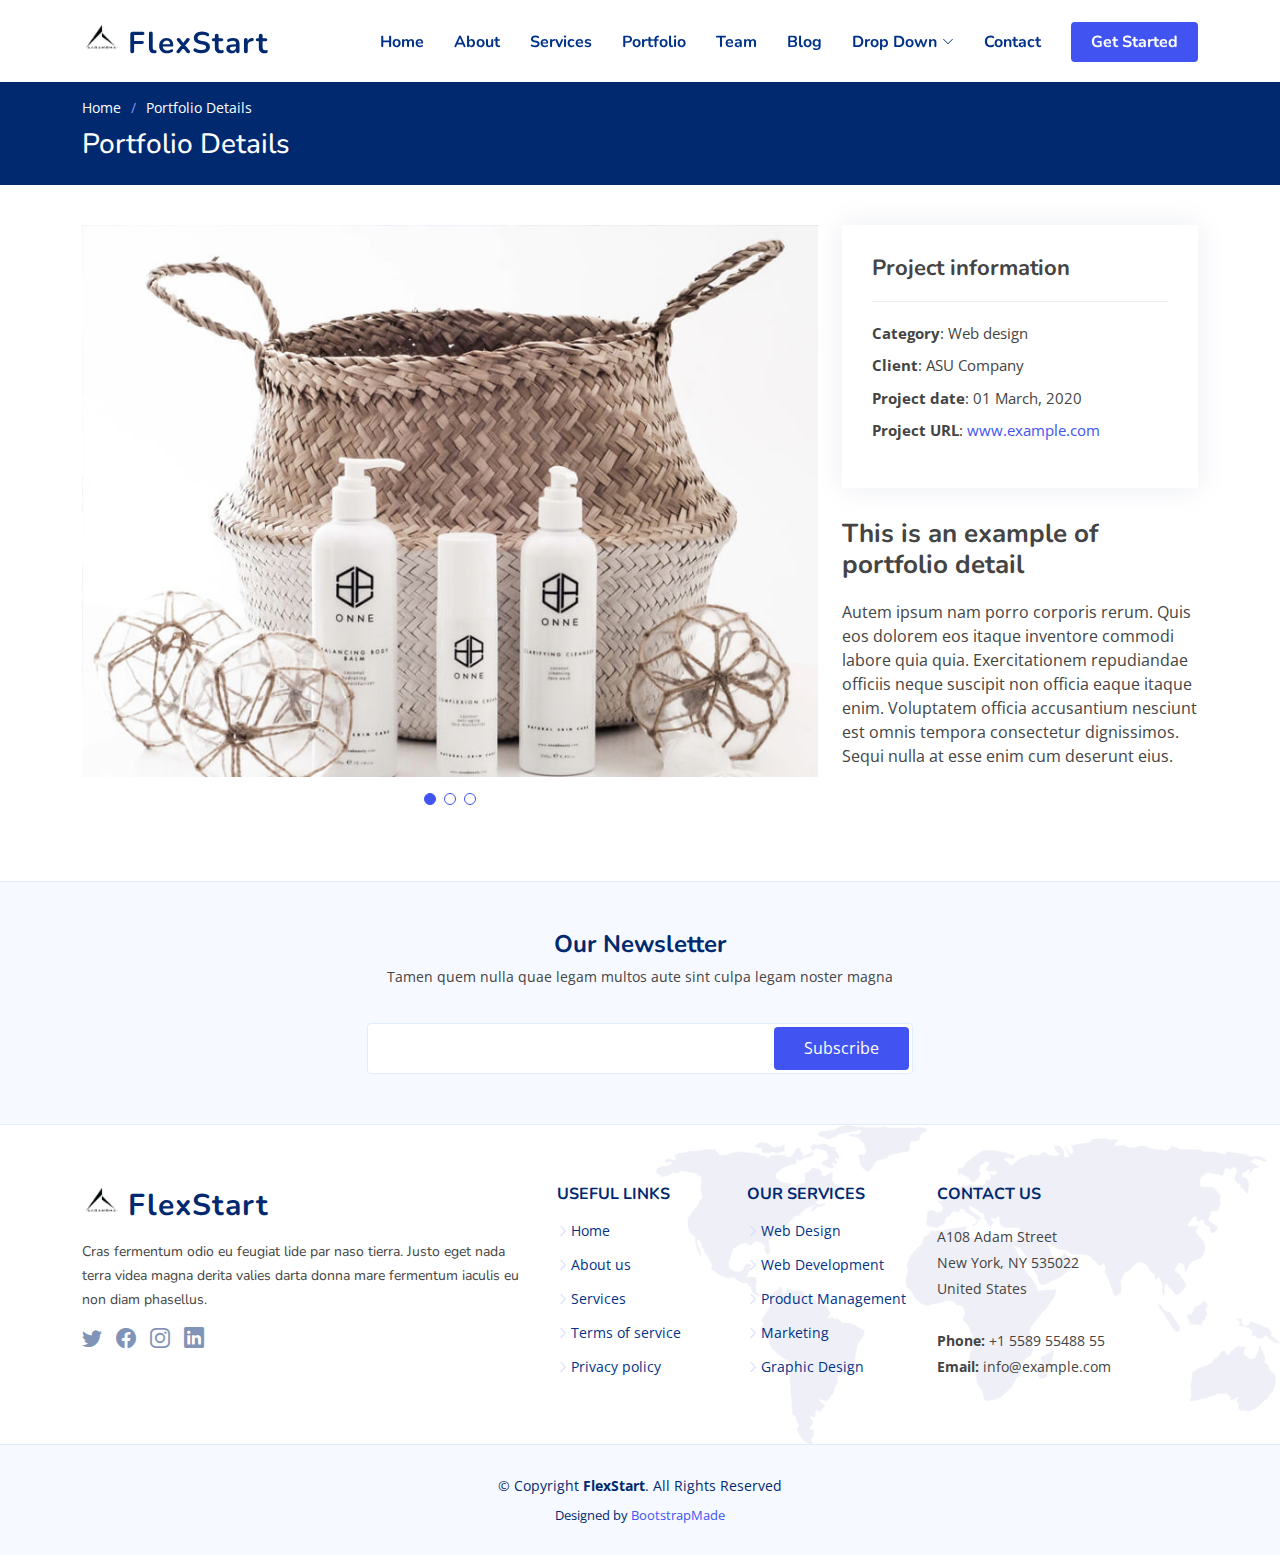
<file: portfolio-details.html>
<!DOCTYPE html>
<html lang="en">

<head>
  <meta charset="utf-8">
  <meta content="width=device-width, initial-scale=1.0" name="viewport">

  <title>Portfolio Details - FlexStart Bootstrap Template</title>
  <meta content="" name="description">
  <meta content="" name="keywords">

  <!-- Favicons -->
  <link href="assets/img/favicon.png" rel="icon">
  <link href="assets/img/apple-touch-icon.png" rel="apple-touch-icon">

  <!-- Google Fonts -->
  <link href="https://fonts.googleapis.com/css?family=Open+Sans:300,300i,400,400i,600,600i,700,700i|Nunito:300,300i,400,400i,600,600i,700,700i|Poppins:300,300i,400,400i,500,500i,600,600i,700,700i" rel="stylesheet">

  <!-- Vendor CSS Files -->
  <link href="assets/vendor/bootstrap/css/bootstrap.min.css" rel="stylesheet">
  <link href="assets/vendor/bootstrap-icons/bootstrap-icons.css" rel="stylesheet">
  <link href="assets/vendor/aos/aos.css" rel="stylesheet">
  <link href="assets/vendor/remixicon/remixicon.css" rel="stylesheet">
  <link href="assets/vendor/swiper/swiper-bundle.min.css" rel="stylesheet">
  <link href="assets/vendor/glightbox/css/glightbox.min.css" rel="stylesheet">

  <!-- Template Main CSS File -->
  <link href="assets/css/style.css" rel="stylesheet">

  <!-- =======================================================
  * Template Name: FlexStart - v1.4.0
  * Template URL: https://bootstrapmade.com/flexstart-bootstrap-startup-template/
  * Author: BootstrapMade.com
  * License: https://bootstrapmade.com/license/
  ======================================================== -->
</head>

<body>

  <!-- ======= Header ======= -->
  <header id="header" class="header fixed-top">
    <div class="container-fluid container-xl d-flex align-items-center justify-content-between">

      <a href="index.html" class="logo d-flex align-items-center">
        <img src="assets/img/logo.png" alt="">
        <span>FlexStart</span>
      </a>

      <nav id="navbar" class="navbar">
        <ul>
          <li><a class="nav-link scrollto " href="#hero">Home</a></li>
          <li><a class="nav-link scrollto" href="#about">About</a></li>
          <li><a class="nav-link scrollto" href="#services">Services</a></li>
          <li><a class="nav-link scrollto" href="#portfolio">Portfolio</a></li>
          <li><a class="nav-link scrollto" href="#team">Team</a></li>
          <li><a href="blog.html">Blog</a></li>
          <li class="dropdown"><a href="#"><span>Drop Down</span> <i class="bi bi-chevron-down"></i></a>
            <ul>
              <li><a href="#">Drop Down 1</a></li>
              <li class="dropdown"><a href="#"><span>Deep Drop Down</span> <i class="bi bi-chevron-right"></i></a>
                <ul>
                  <li><a href="#">Deep Drop Down 1</a></li>
                  <li><a href="#">Deep Drop Down 2</a></li>
                  <li><a href="#">Deep Drop Down 3</a></li>
                  <li><a href="#">Deep Drop Down 4</a></li>
                  <li><a href="#">Deep Drop Down 5</a></li>
                </ul>
              </li>
              <li><a href="#">Drop Down 2</a></li>
              <li><a href="#">Drop Down 3</a></li>
              <li><a href="#">Drop Down 4</a></li>
            </ul>
          </li>
          <li><a class="nav-link scrollto" href="#contact">Contact</a></li>
          <li><a class="getstarted scrollto" href="#about">Get Started</a></li>
        </ul>
        <i class="bi bi-list mobile-nav-toggle"></i>
      </nav><!-- .navbar -->

    </div>
  </header><!-- End Header -->

  <main id="main">

    <!-- ======= Breadcrumbs ======= -->
    <section class="breadcrumbs">
      <div class="container">

        <ol>
          <li><a href="index.html">Home</a></li>
          <li>Portfolio Details</li>
        </ol>
        <h2>Portfolio Details</h2>

      </div>
    </section><!-- End Breadcrumbs -->

    <!-- ======= Portfolio Details Section ======= -->
    <section id="portfolio-details" class="portfolio-details">
      <div class="container">

        <div class="row gy-4">

          <div class="col-lg-8">
            <div class="portfolio-details-slider swiper-container">
              <div class="swiper-wrapper align-items-center">

                <div class="swiper-slide">
                  <img src="assets/img/portfolio/portfolio-1.jpg" alt="">
                </div>

                <div class="swiper-slide">
                  <img src="assets/img/portfolio/portfolio-2.jpg" alt="">
                </div>

                <div class="swiper-slide">
                  <img src="assets/img/portfolio/portfolio-3.jpg" alt="">
                </div>

              </div>
              <div class="swiper-pagination"></div>
            </div>
          </div>

          <div class="col-lg-4">
            <div class="portfolio-info">
              <h3>Project information</h3>
              <ul>
                <li><strong>Category</strong>: Web design</li>
                <li><strong>Client</strong>: ASU Company</li>
                <li><strong>Project date</strong>: 01 March, 2020</li>
                <li><strong>Project URL</strong>: <a href="#">www.example.com</a></li>
              </ul>
            </div>
            <div class="portfolio-description">
              <h2>This is an example of portfolio detail</h2>
              <p>
                Autem ipsum nam porro corporis rerum. Quis eos dolorem eos itaque inventore commodi labore quia quia. Exercitationem repudiandae officiis neque suscipit non officia eaque itaque enim. Voluptatem officia accusantium nesciunt est omnis tempora consectetur dignissimos. Sequi nulla at esse enim cum deserunt eius.
              </p>
            </div>
          </div>

        </div>

      </div>
    </section><!-- End Portfolio Details Section -->

  </main><!-- End #main -->

  <!-- ======= Footer ======= -->
  <footer id="footer" class="footer">

    <div class="footer-newsletter">
      <div class="container">
        <div class="row justify-content-center">
          <div class="col-lg-12 text-center">
            <h4>Our Newsletter</h4>
            <p>Tamen quem nulla quae legam multos aute sint culpa legam noster magna</p>
          </div>
          <div class="col-lg-6">
            <form action="" method="post">
              <input type="email" name="email"><input type="submit" value="Subscribe">
            </form>
          </div>
        </div>
      </div>
    </div>

    <div class="footer-top">
      <div class="container">
        <div class="row gy-4">
          <div class="col-lg-5 col-md-12 footer-info">
            <a href="index.html" class="logo d-flex align-items-center">
              <img src="assets/img/logo.png" alt="">
              <span>FlexStart</span>
            </a>
            <p>Cras fermentum odio eu feugiat lide par naso tierra. Justo eget nada terra videa magna derita valies darta donna mare fermentum iaculis eu non diam phasellus.</p>
            <div class="social-links mt-3">
              <a href="#" class="twitter"><i class="bi bi-twitter"></i></a>
              <a href="#" class="facebook"><i class="bi bi-facebook"></i></a>
              <a href="#" class="instagram"><i class="bi bi-instagram bx bxl-instagram"></i></a>
              <a href="#" class="linkedin"><i class="bi bi-linkedin bx bxl-linkedin"></i></a>
            </div>
          </div>

          <div class="col-lg-2 col-6 footer-links">
            <h4>Useful Links</h4>
            <ul>
              <li><i class="bi bi-chevron-right"></i> <a href="#">Home</a></li>
              <li><i class="bi bi-chevron-right"></i> <a href="#">About us</a></li>
              <li><i class="bi bi-chevron-right"></i> <a href="#">Services</a></li>
              <li><i class="bi bi-chevron-right"></i> <a href="#">Terms of service</a></li>
              <li><i class="bi bi-chevron-right"></i> <a href="#">Privacy policy</a></li>
            </ul>
          </div>

          <div class="col-lg-2 col-6 footer-links">
            <h4>Our Services</h4>
            <ul>
              <li><i class="bi bi-chevron-right"></i> <a href="#">Web Design</a></li>
              <li><i class="bi bi-chevron-right"></i> <a href="#">Web Development</a></li>
              <li><i class="bi bi-chevron-right"></i> <a href="#">Product Management</a></li>
              <li><i class="bi bi-chevron-right"></i> <a href="#">Marketing</a></li>
              <li><i class="bi bi-chevron-right"></i> <a href="#">Graphic Design</a></li>
            </ul>
          </div>

          <div class="col-lg-3 col-md-12 footer-contact text-center text-md-start">
            <h4>Contact Us</h4>
            <p>
              A108 Adam Street <br>
              New York, NY 535022<br>
              United States <br><br>
              <strong>Phone:</strong> +1 5589 55488 55<br>
              <strong>Email:</strong> info@example.com<br>
            </p>

          </div>

        </div>
      </div>
    </div>

    <div class="container">
      <div class="copyright">
        &copy; Copyright <strong><span>FlexStart</span></strong>. All Rights Reserved
      </div>
      <div class="credits">
        <!-- All the links in the footer should remain intact. -->
        <!-- You can delete the links only if you purchased the pro version. -->
        <!-- Licensing information: https://bootstrapmade.com/license/ -->
        <!-- Purchase the pro version with working PHP/AJAX contact form: https://bootstrapmade.com/flexstart-bootstrap-startup-template/ -->
        Designed by <a href="https://bootstrapmade.com/">BootstrapMade</a>
      </div>
    </div>
  </footer><!-- End Footer -->

  <a href="#" class="back-to-top d-flex align-items-center justify-content-center"><i class="bi bi-arrow-up-short"></i></a>

  <!-- Vendor JS Files -->
  <script src="assets/vendor/bootstrap/js/bootstrap.bundle.js"></script>
  <script src="assets/vendor/aos/aos.js"></script>
  <script src="assets/vendor/php-email-form/validate.js"></script>
  <script src="assets/vendor/swiper/swiper-bundle.min.js"></script>
  <script src="assets/vendor/purecounter/purecounter.js"></script>
  <script src="assets/vendor/isotope-layout/isotope.pkgd.min.js"></script>
  <script src="assets/vendor/glightbox/js/glightbox.min.js"></script>

  <!-- Template Main JS File -->
  <script src="assets/js/main.js"></script>

</body>

</html>
</file>
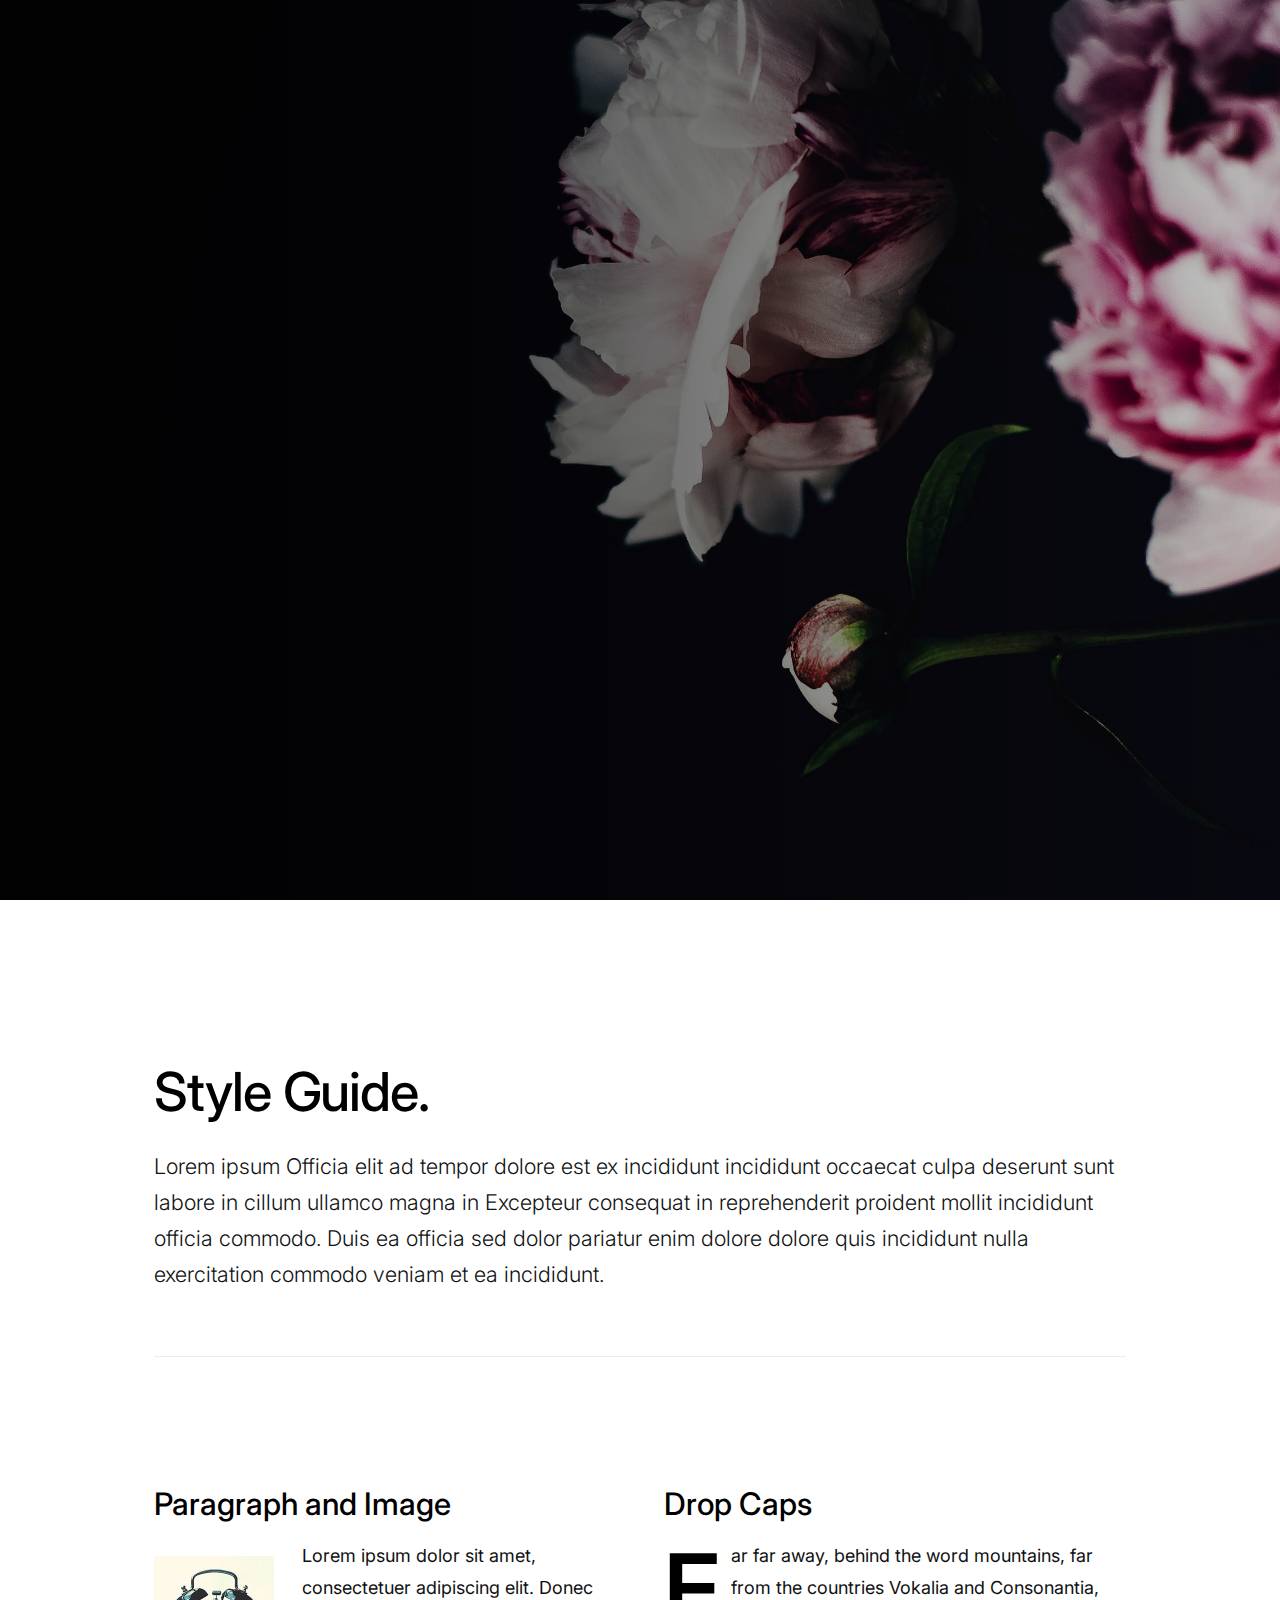
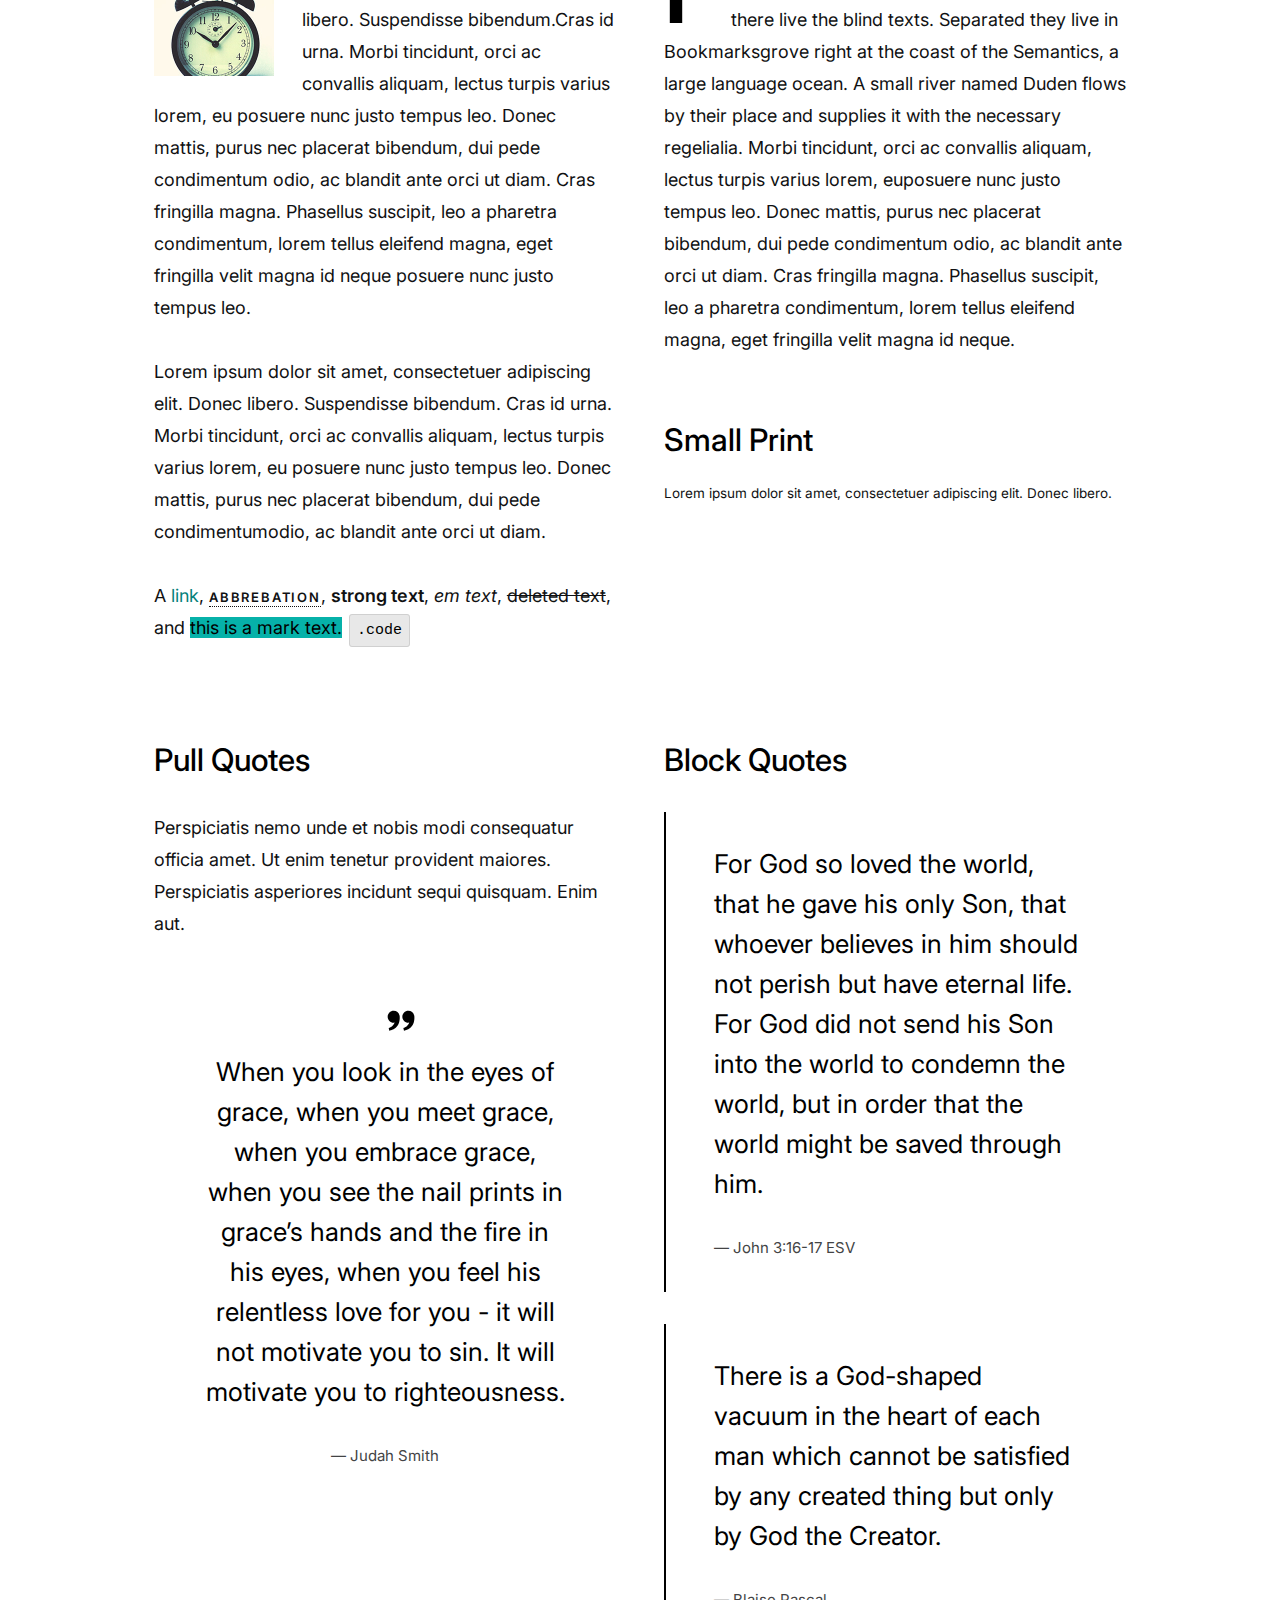
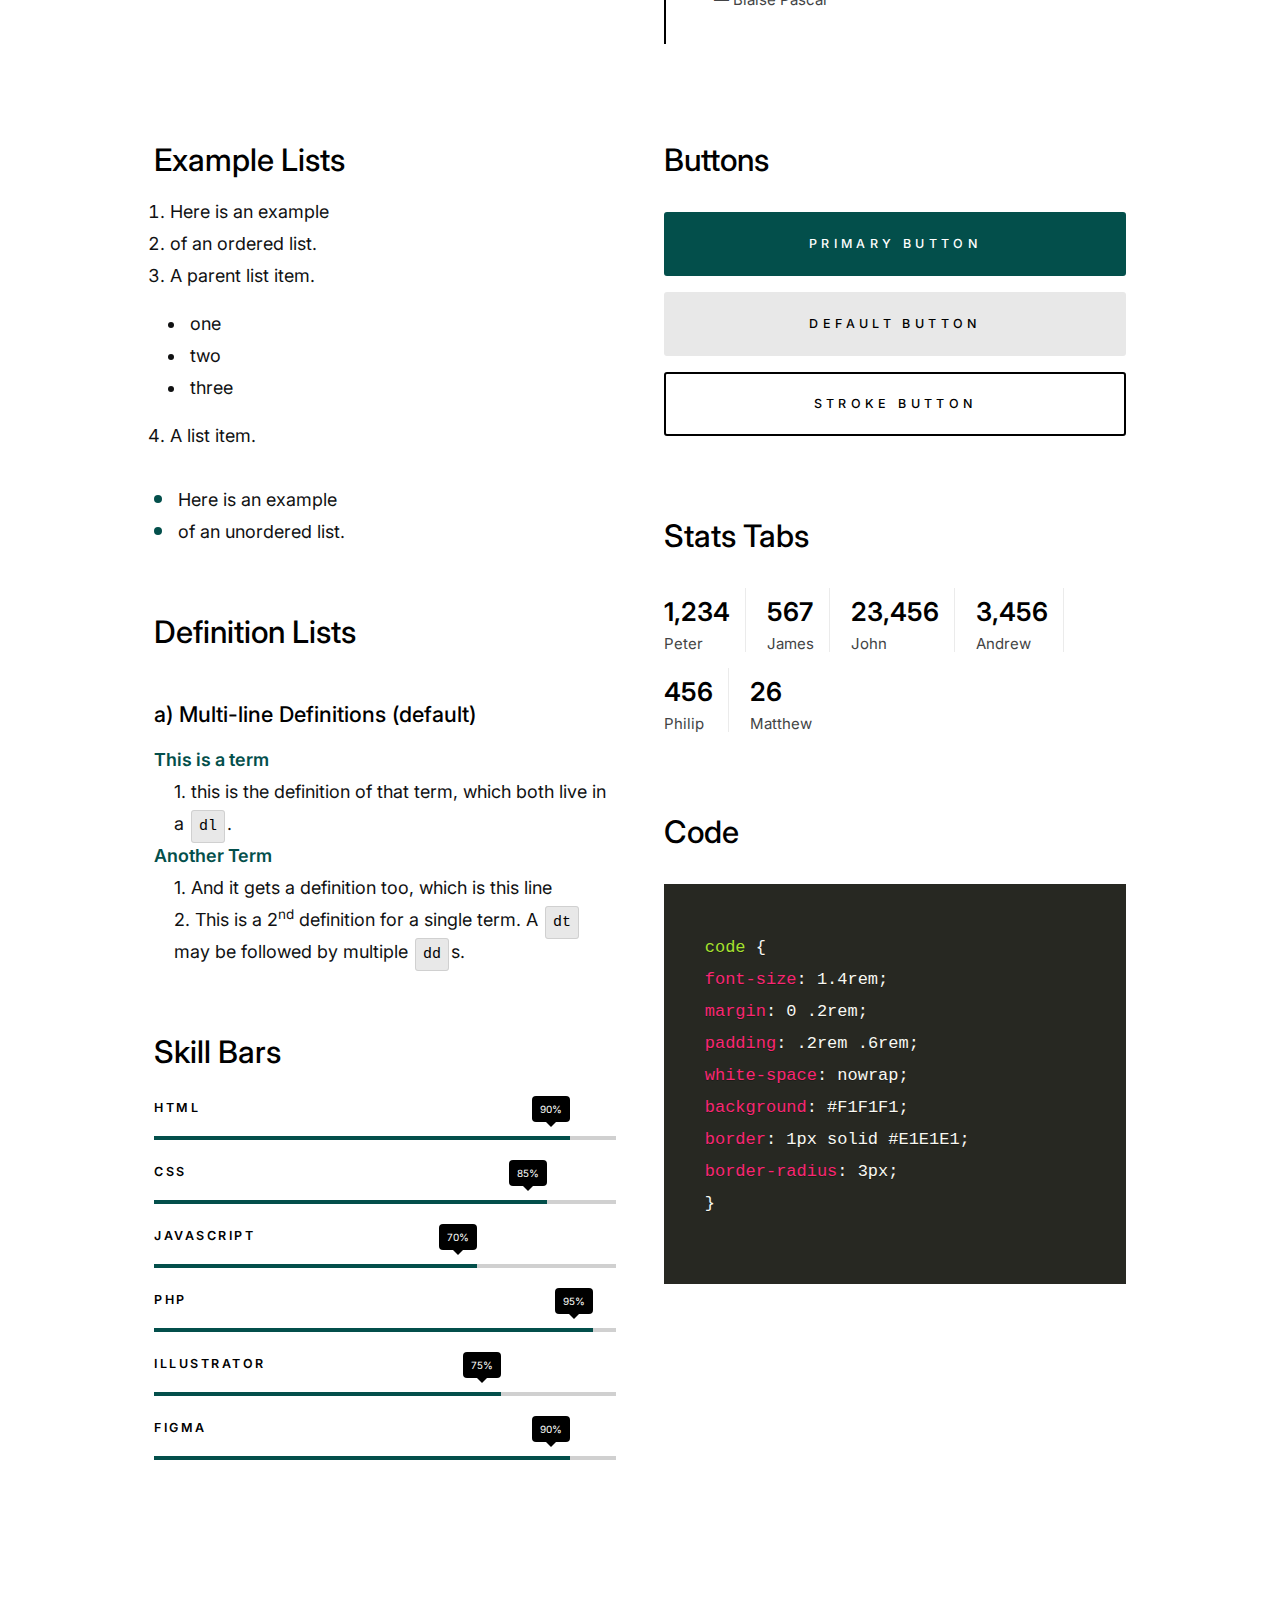
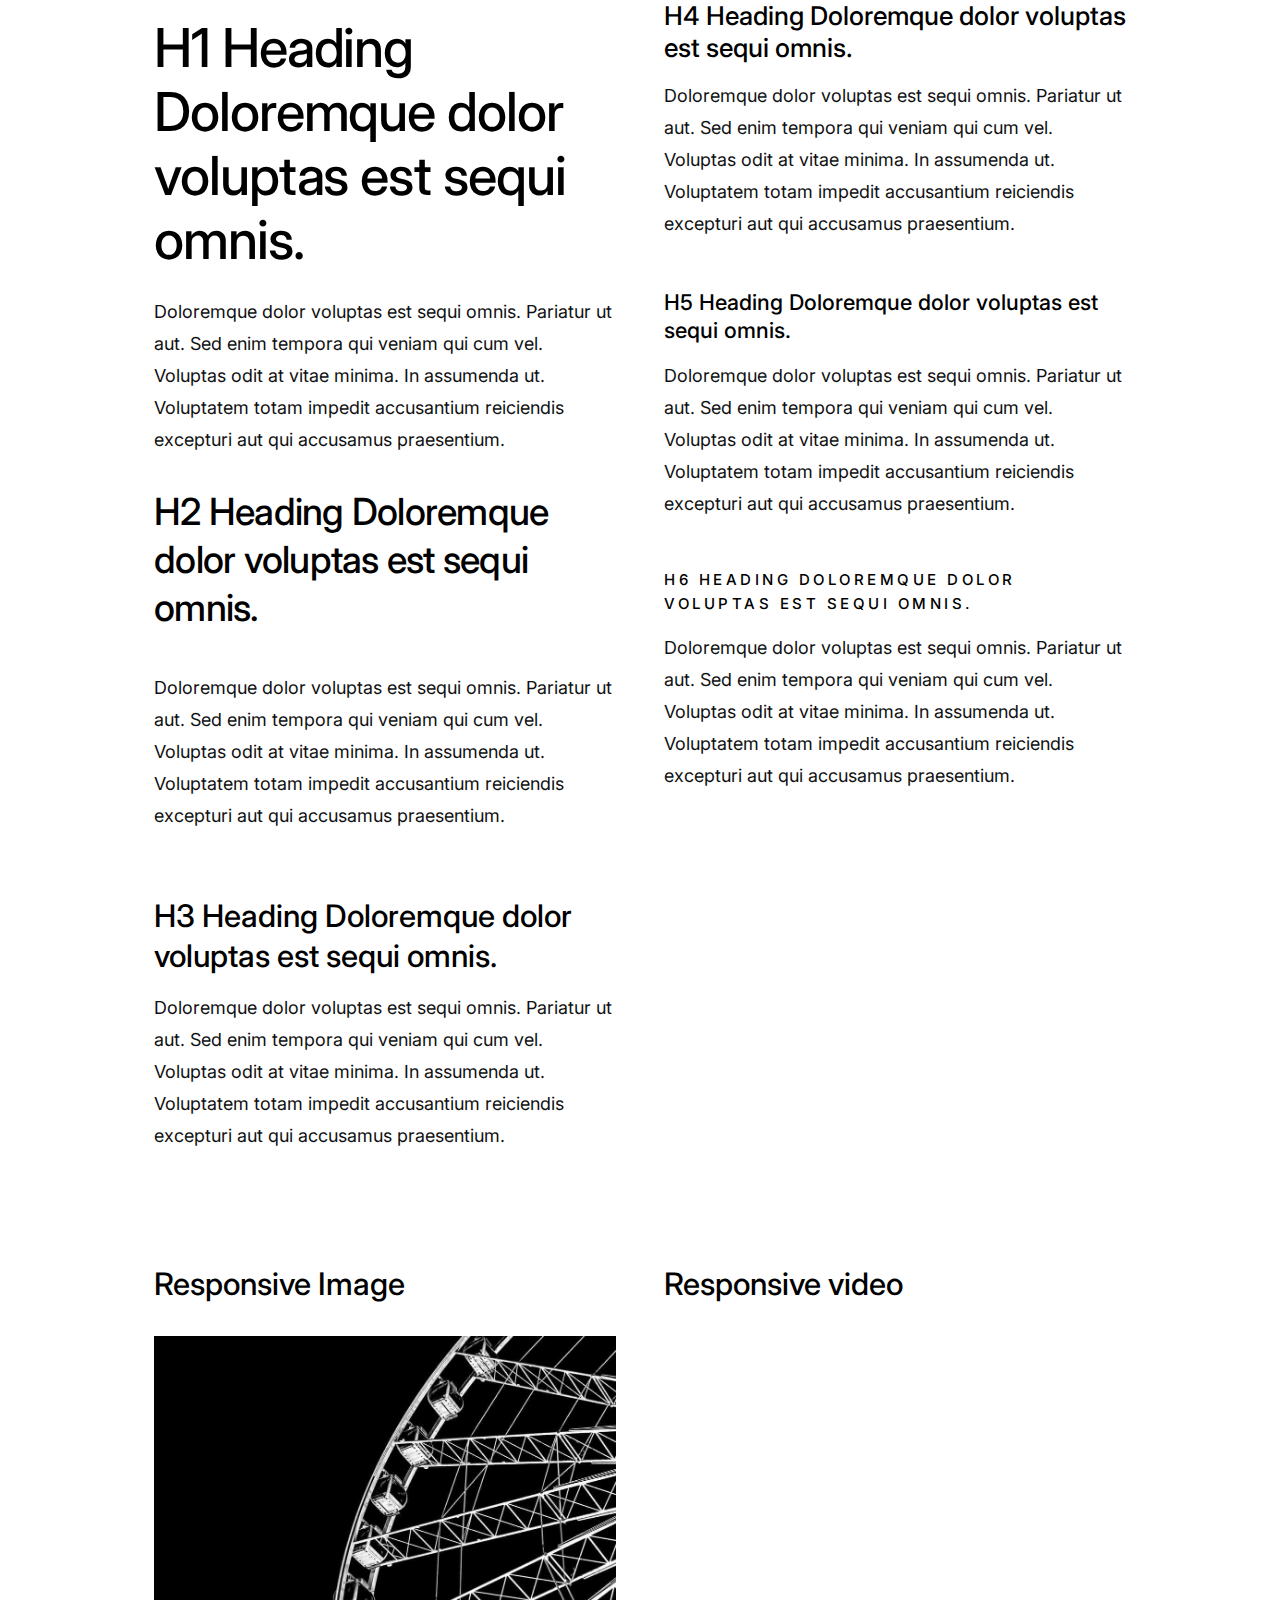
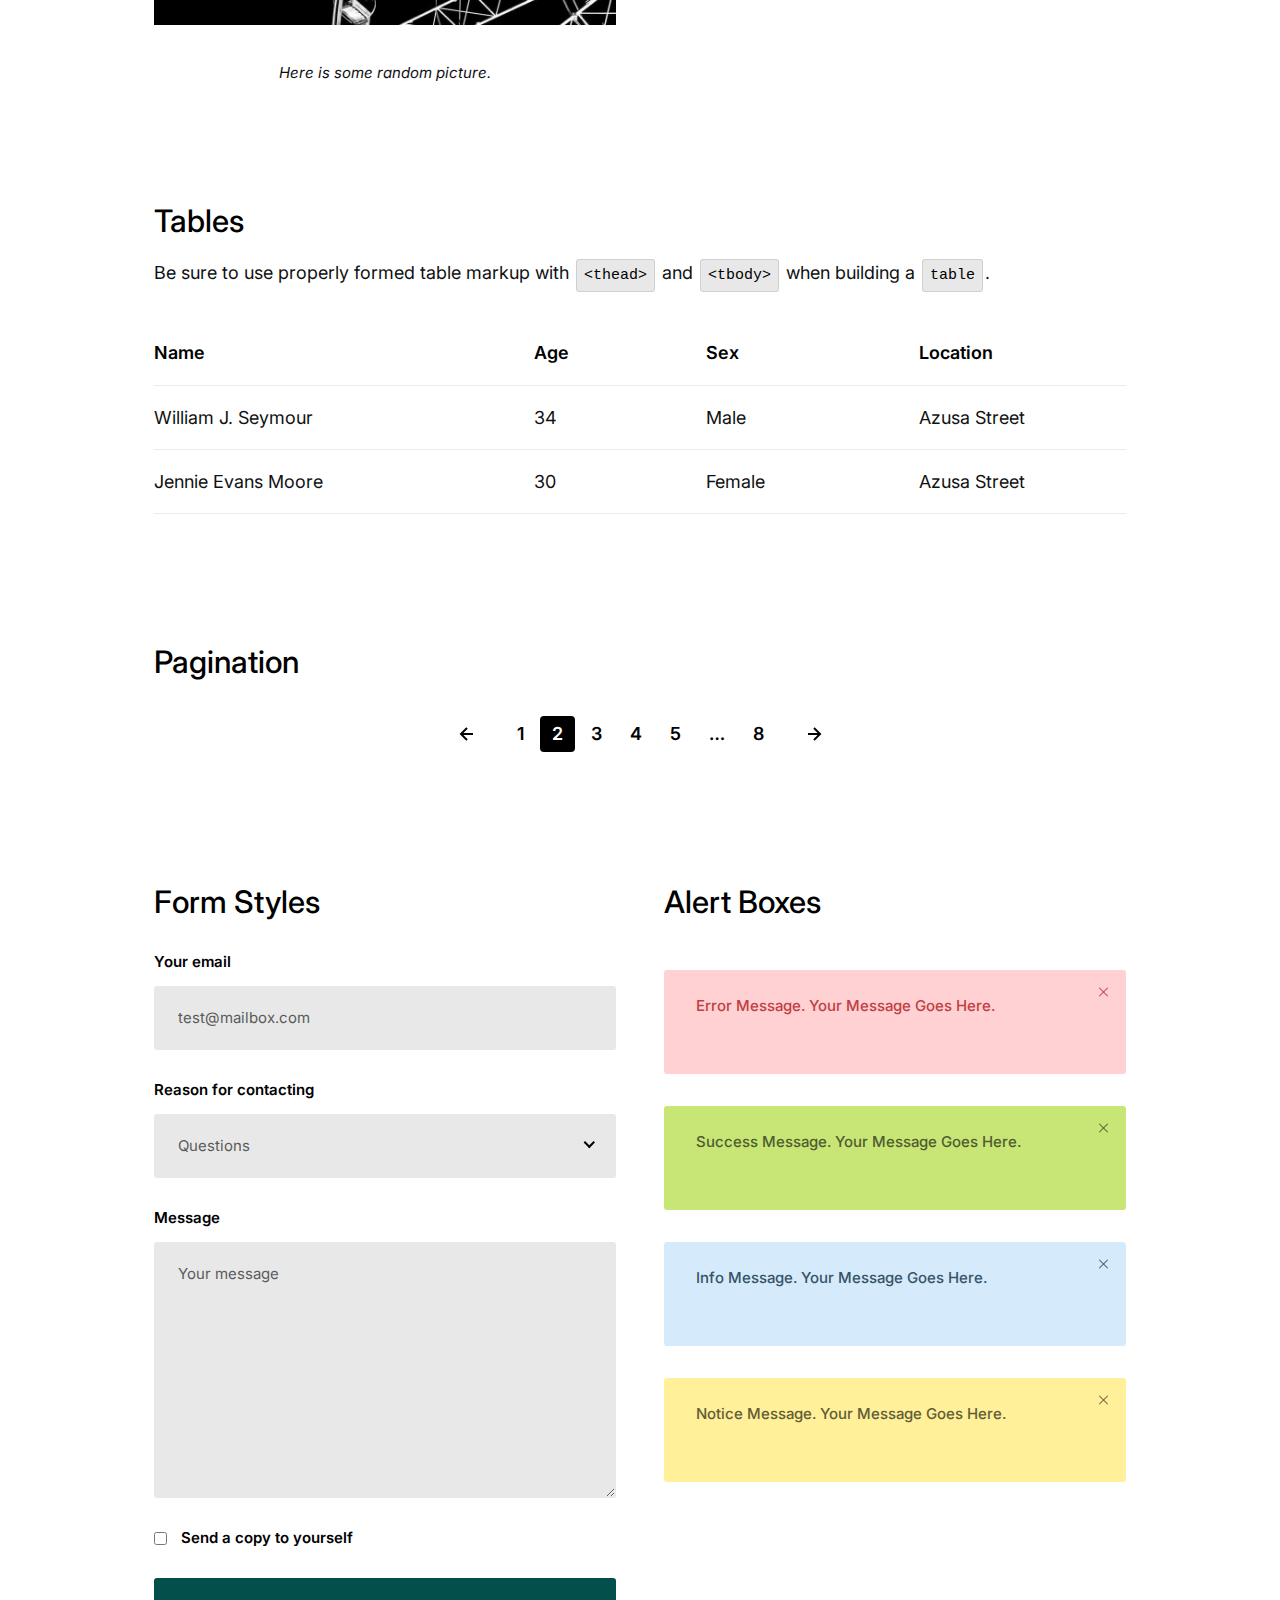
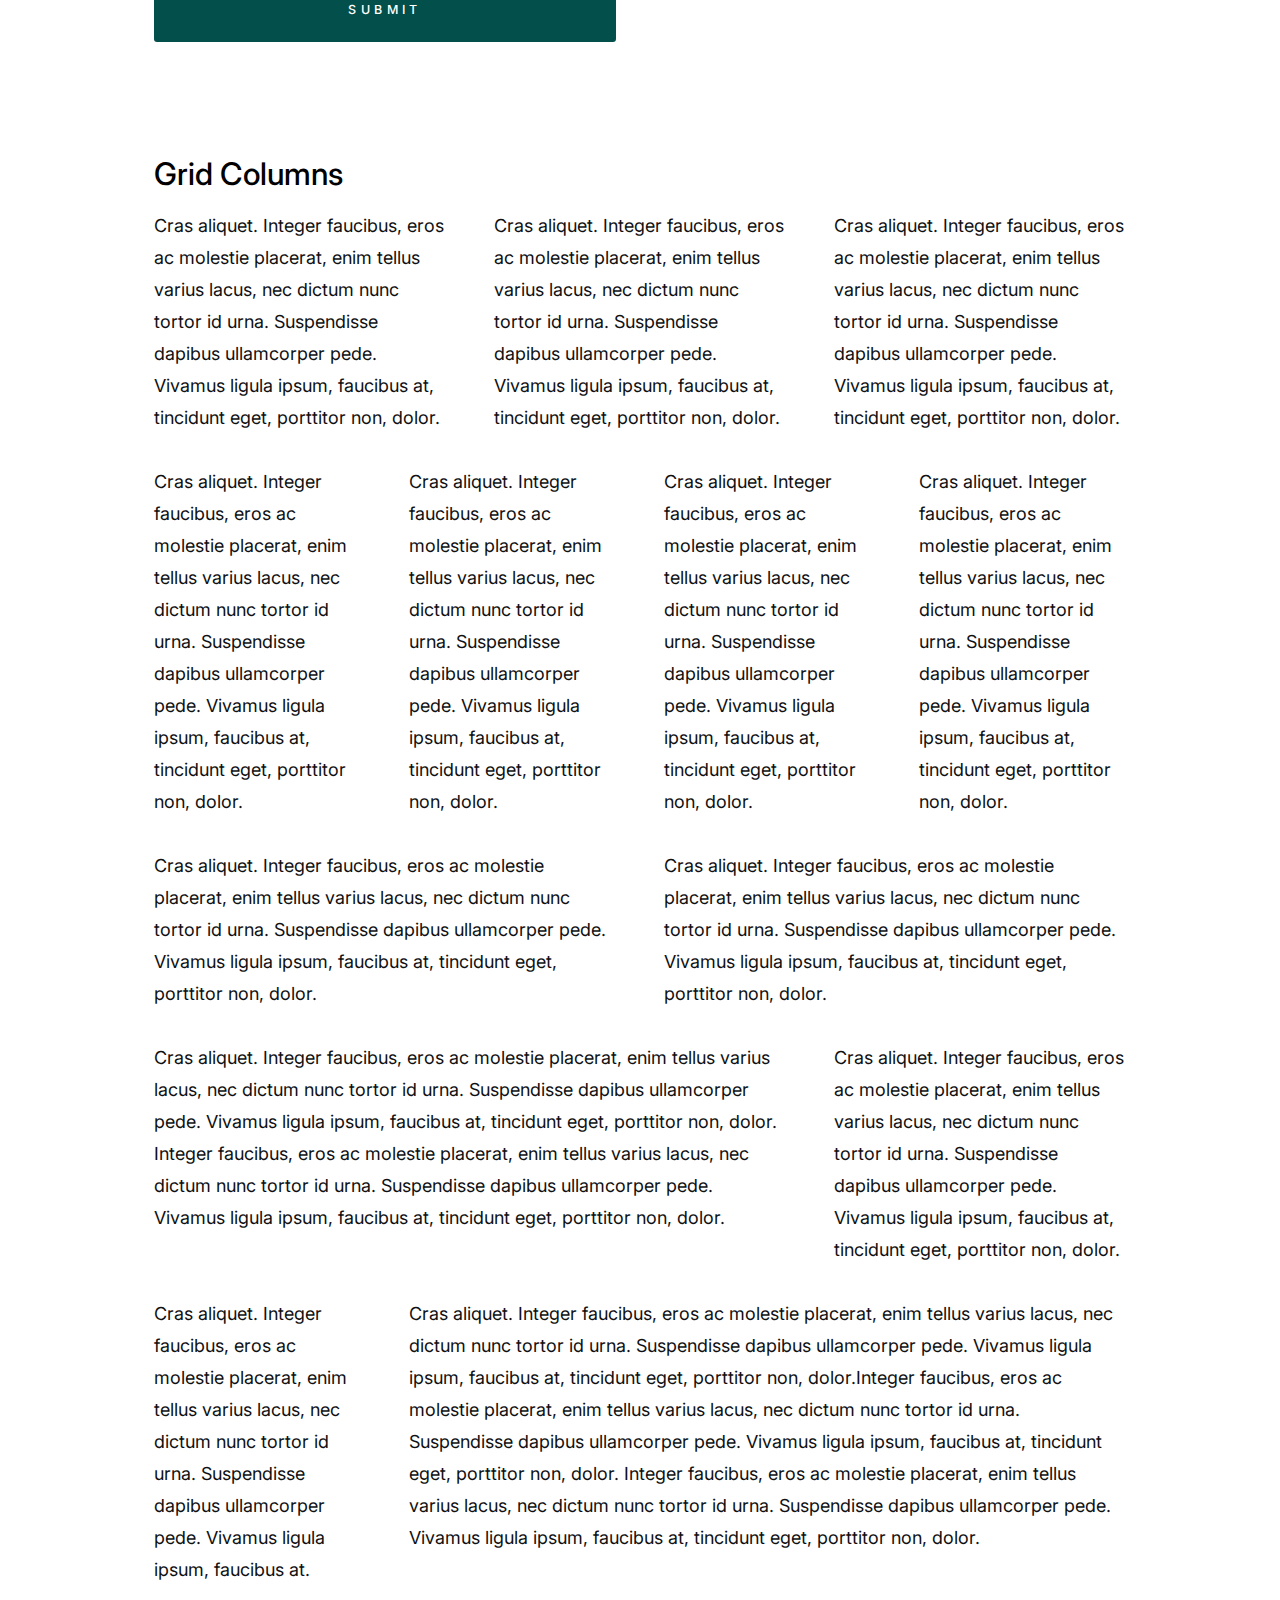
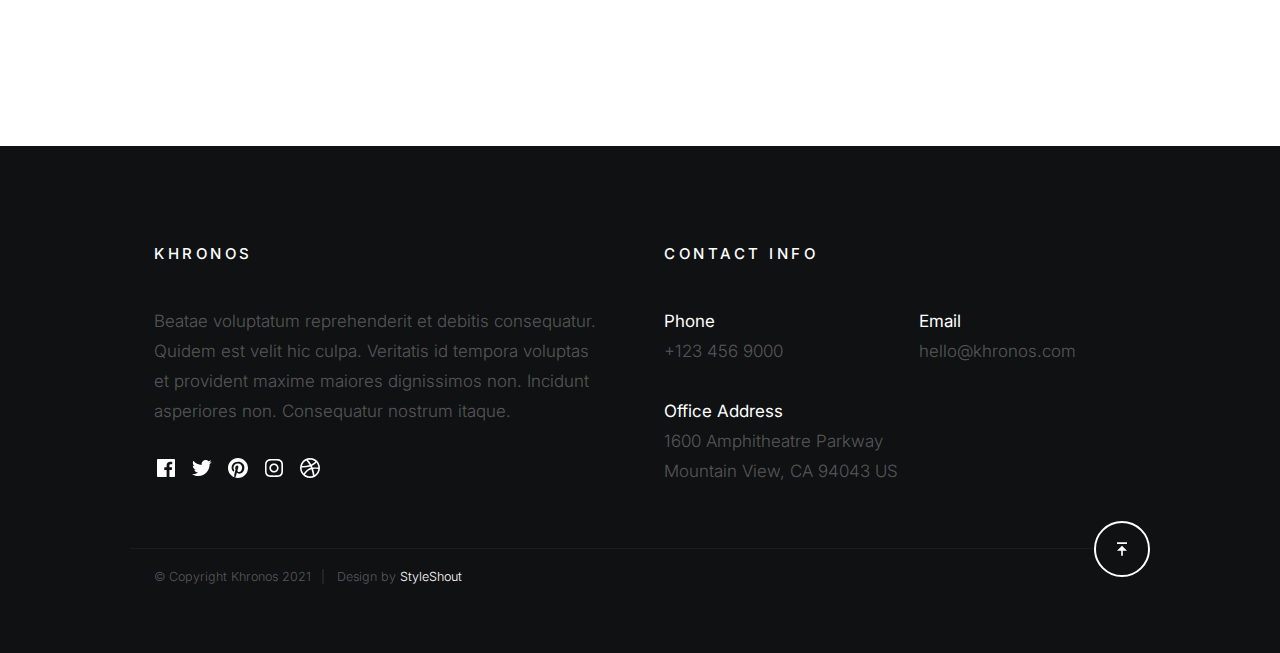
<file: styles.html>
<!DOCTYPE html>
<html lang="en" class="no-js" >
<head>

    <!--- basic page needs
    ================================================== -->
    <meta charset="utf-8">
    <meta name="viewport" content="width=device-width, initial-scale=1">
    <title>Khronos 2.0 - Styles</title>

    <script>
        document.documentElement.classList.remove('no-js');
        document.documentElement.classList.add('js');
    </script>

    <!-- CSS
    ================================================== -->
    <link rel="stylesheet" href="css/vendor.css">
    <link rel="stylesheet" href="css/styles.css">
    <style type="text/css" media="screen">

        .s-info .intro h1 {
            margin-top: 0;
        }
    
    </style>

    <!-- favicons
    ================================================== -->
    <link rel="apple-touch-icon" sizes="180x180" href="apple-touch-icon.png">
    <link rel="icon" type="image/png" sizes="32x32" href="favicon-32x32.png">
    <link rel="icon" type="image/png" sizes="16x16" href="favicon-16x16.png">
    <link rel="manifest" href="site.webmanifest">

</head>

<body id="top">


    <!-- preloader
    ================================================== -->
    <div id="preloader">
        <div id="loader"></div>
    </div>


    <!-- page wrap
    ================================================== -->
    <div class="s-pagewrap">


        <!-- # header
        ================================================== -->
        <header class="s-header">
            <div class="row s-header__content">

                <div class="s-header__logo">
                    <a class="logo" href="index-static.html">
                        <img src="images/logo.png" alt="Homepage">
                    </a>
                </div>
    
                <ul class="s-header__social">
                    <li>
                        <a href="">
                            <svg xmlns="http://www.w3.org/2000/svg" width="24" height="24" viewBox="0 0 24 24" style="fill:rgba(0, 0, 0, 1);transform:;-ms-filter:"><path d="M20,3H4C3.447,3,3,3.448,3,4v16c0,0.552,0.447,1,1,1h8.615v-6.96h-2.338v-2.725h2.338v-2c0-2.325,1.42-3.592,3.5-3.592 c0.699-0.002,1.399,0.034,2.095,0.107v2.42h-1.435c-1.128,0-1.348,0.538-1.348,1.325v1.735h2.697l-0.35,2.725h-2.348V21H20 c0.553,0,1-0.448,1-1V4C21,3.448,20.553,3,20,3z"></path></svg>
                            <span class="screen-reader-text">Facebook</span>
                        </a>
                    </li>
                    <li>
                        <a href="">
                            <svg xmlns="http://www.w3.org/2000/svg" width="24" height="24" viewBox="0 0 24 24" style="fill:rgba(0, 0, 0, 1);transform:;-ms-filter:"><path d="M19.633,7.997c0.013,0.175,0.013,0.349,0.013,0.523c0,5.325-4.053,11.461-11.46,11.461c-2.282,0-4.402-0.661-6.186-1.809 c0.324,0.037,0.636,0.05,0.973,0.05c1.883,0,3.616-0.636,5.001-1.721c-1.771-0.037-3.255-1.197-3.767-2.793 c0.249,0.037,0.499,0.062,0.761,0.062c0.361,0,0.724-0.05,1.061-0.137c-1.847-0.374-3.23-1.995-3.23-3.953v-0.05 c0.537,0.299,1.16,0.486,1.82,0.511C3.534,9.419,2.823,8.184,2.823,6.787c0-0.748,0.199-1.434,0.548-2.032 c1.983,2.443,4.964,4.04,8.306,4.215c-0.062-0.3-0.1-0.611-0.1-0.923c0-2.22,1.796-4.028,4.028-4.028 c1.16,0,2.207,0.486,2.943,1.272c0.91-0.175,1.782-0.512,2.556-0.973c-0.299,0.935-0.936,1.721-1.771,2.22 c0.811-0.088,1.597-0.312,2.319-0.624C21.104,6.712,20.419,7.423,19.633,7.997z"></path></svg>
                            <span class="screen-reader-text">Twitter</span>
                        </a>
                    </li>
                    <li>
                        <a href="">
                            <svg xmlns="http://www.w3.org/2000/svg" width="24" height="24" viewBox="0 0 24 24" style="fill:rgba(0, 0, 0, 1);transform:;-ms-filter:"><path d="M-111.052-244.992c-5.518,0-9.99,4.473-9.99,9.99c0,4.232,2.633,7.85,6.35,9.306 c-0.088-0.79-0.166-2.006,0.034-2.868c0.182-0.78,1.172-4.966,1.172-4.966s-0.299-0.599-0.299-1.484 c0-1.388,0.805-2.425,1.808-2.425c0.853,0,1.264,0.64,1.264,1.407c0,0.858-0.546,2.139-0.827,3.327 c-0.235,0.994,0.499,1.805,1.479,1.805c1.775,0,3.141-1.872,3.141-4.575c0-2.392-1.719-4.064-4.173-4.064 c-2.843,0-4.512,2.132-4.512,4.335c0,0.858,0.331,1.779,0.744,2.28c0.081,0.099,0.093,0.185,0.069,0.286 c-0.076,0.315-0.245,0.994-0.277,1.133c-0.044,0.183-0.145,0.222-0.335,0.134c-1.247-0.581-2.027-2.405-2.027-3.871 c0-3.151,2.289-6.045,6.601-6.045c3.466,0,6.159,2.469,6.159,5.77c0,3.444-2.171,6.213-5.184,6.213 c-1.013,0-1.964-0.525-2.29-1.146c0,0-0.501,1.907-0.623,2.374c-0.225,0.868-0.834,1.956-1.241,2.62 c0.935,0.289,1.928,0.445,2.958,0.445c5.517,0,9.99-4.473,9.99-9.99S-105.535-244.992-111.052-244.992" transform="translate(123.042 246.992)"></path></svg>
                            <span class="screen-reader-text">Pinterest</span>
                        </a>
                    </li>
                    <li>
                        <a href="">
                            <svg xmlns="http://www.w3.org/2000/svg" width="24" height="24" viewBox="0 0 24 24" style="fill:rgba(0, 0, 0, 1);transform:;-ms-filter:"><path d="M11.999,7.377c-2.554,0-4.623,2.07-4.623,4.623c0,2.554,2.069,4.624,4.623,4.624c2.552,0,4.623-2.07,4.623-4.624 C16.622,9.447,14.551,7.377,11.999,7.377L11.999,7.377z M11.999,15.004c-1.659,0-3.004-1.345-3.004-3.003 c0-1.659,1.345-3.003,3.004-3.003s3.002,1.344,3.002,3.003C15.001,13.659,13.658,15.004,11.999,15.004L11.999,15.004z"></path><circle cx="16.806" cy="7.207" r="1.078"></circle><path d="M20.533,6.111c-0.469-1.209-1.424-2.165-2.633-2.632c-0.699-0.263-1.438-0.404-2.186-0.42 c-0.963-0.042-1.268-0.054-3.71-0.054s-2.755,0-3.71,0.054C7.548,3.074,6.809,3.215,6.11,3.479C4.9,3.946,3.945,4.902,3.477,6.111 c-0.263,0.7-0.404,1.438-0.419,2.186c-0.043,0.962-0.056,1.267-0.056,3.71c0,2.442,0,2.753,0.056,3.71 c0.015,0.748,0.156,1.486,0.419,2.187c0.469,1.208,1.424,2.164,2.634,2.632c0.696,0.272,1.435,0.426,2.185,0.45 c0.963,0.042,1.268,0.055,3.71,0.055s2.755,0,3.71-0.055c0.747-0.015,1.486-0.157,2.186-0.419c1.209-0.469,2.164-1.424,2.633-2.633 c0.263-0.7,0.404-1.438,0.419-2.186c0.043-0.962,0.056-1.267,0.056-3.71s0-2.753-0.056-3.71C20.941,7.57,20.801,6.819,20.533,6.111z M19.315,15.643c-0.007,0.576-0.111,1.147-0.311,1.688c-0.305,0.787-0.926,1.409-1.712,1.711c-0.535,0.199-1.099,0.303-1.67,0.311 c-0.95,0.044-1.218,0.055-3.654,0.055c-2.438,0-2.687,0-3.655-0.055c-0.569-0.007-1.135-0.112-1.669-0.311 c-0.789-0.301-1.414-0.923-1.719-1.711c-0.196-0.534-0.302-1.099-0.311-1.669c-0.043-0.95-0.053-1.218-0.053-3.654 c0-2.437,0-2.686,0.053-3.655c0.007-0.576,0.111-1.146,0.311-1.687c0.305-0.789,0.93-1.41,1.719-1.712 c0.534-0.198,1.1-0.303,1.669-0.311c0.951-0.043,1.218-0.055,3.655-0.055c2.437,0,2.687,0,3.654,0.055 c0.571,0.007,1.135,0.112,1.67,0.311c0.786,0.303,1.407,0.925,1.712,1.712c0.196,0.534,0.302,1.099,0.311,1.669 c0.043,0.951,0.054,1.218,0.054,3.655c0,2.436,0,2.698-0.043,3.654H19.315z"></path></svg>
                            <span class="screen-reader-text">Instagram</span>
                        </a>
                    </li>
                    <li>
                        <a href="">
                            <svg xmlns="http://www.w3.org/2000/svg" width="24" height="24" viewBox="0 0 24 24" style="fill:rgba(0, 0, 0, 1);transform:;-ms-filter:"><path d="M20.66,6.98c-0.894-1.533-2.107-2.747-3.641-3.64C15.486,2.447,13.813,2,12,2S8.514,2.447,6.98,3.34 C5.447,4.233,4.233,5.447,3.34,6.98S2,10.187,2,12s0.446,3.487,1.34,5.02c0.894,1.534,2.107,2.747,3.641,3.64 C8.514,21.553,10.187,22,12,22s3.486-0.447,5.02-1.34c1.533-0.893,2.747-2.106,3.641-3.64C21.554,15.487,22,13.813,22,12 S21.554,8.513,20.66,6.98z M12,3.66c2,0,3.772,0.64,5.32,1.919c-0.92,1.174-2.286,2.14-4.1,2.9c-1.002-1.813-2.088-3.327-3.261-4.54 C10.641,3.753,11.319,3.66,12,3.66z M5.51,6.8c0.754-0.947,1.656-1.686,2.711-2.22c1.212,1.201,2.325,2.7,3.34,4.5 c-2,0.6-4.114,0.9-6.341,0.9c-0.573,0-1.006-0.013-1.3-0.04C4.227,8.793,4.757,7.747,5.51,6.8z M3.66,12 c0-0.054,0.003-0.12,0.01-0.2c0.007-0.08,0.01-0.146,0.01-0.2c0.254,0.014,0.641,0.02,1.161,0.02c2.666,0,5.146-0.367,7.439-1.1 c0.187,0.373,0.381,0.793,0.58,1.26c-1.32,0.293-2.674,1.006-4.061,2.14S6.4,16.247,5.76,17.5C4.36,15.913,3.66,14.08,3.66,12z M12,20.34c-1.894,0-3.594-0.587-5.101-1.759C7.5,17.394,8.423,16.259,9.67,15.18c1.246-1.08,2.483-1.753,3.71-2.02 c0.772,2.133,1.293,4.339,1.56,6.62C13.966,20.153,12.986,20.34,12,20.34z M19.08,16.38c-0.666,1.066-1.526,1.94-2.58,2.621 c-0.24-2.08-0.7-4.107-1.379-6.081c0.932-0.066,1.765-0.1,2.5-0.1c0.799,0,1.686,0.034,2.659,0.1 C20.146,14.16,19.746,15.313,19.08,16.38z M17.84,11.38c-1.16,0-2.233,0.047-3.22,0.14c-0.254-0.653-0.48-1.193-0.68-1.62 c2.066-0.906,3.532-2.006,4.399-3.3c1.2,1.414,1.854,3.027,1.96,4.84C19.487,11.4,18.667,11.38,17.84,11.38z"></path></svg>
                            <span class="screen-reader-text">Dribbble</span>
                        </a>
                    </li>
                </ul>

            </div> <!-- end s-header__content -->
        </header> <!-- end s-header -->


        <!-- # intro 
        ================================================== -->
        <section id="intro" class="s-intro">

            <div class="s-intro__bg"></div>

            <div class="row s-intro__content">
                <div class="column lg-12">
                    
                    <div class="counter">
                        <div class="counter__time">
                            <span class="ss-days">365</span>
                            <span>days</span>
                        </div>
                        <div class="counter__time">
                            <span class="ss-hours">01</span>
                            <span>hours</span>
                        </div>
                        <div class="counter__time minutes">
                            <span class="ss-minutes">01</span>
                            <span>mins</span>
                        </div>
                        <div class="counter__time">
                            <span class="ss-seconds">55</span>
                            <span>secs</span>
                        </div>
                    </div>  <!-- end counter -->

                    <div class="s-intro__content-bottom">
                        <h1 class="s-intro__content-title">Our site is launching soon.</h1>
                        <p>
                        Khronos is a modern and stylish free html website <br>
                        template created for launching your future awesome <br>
                        products and services. 
                        </p>
                    </div>

                </div>

                <div class="s-intro__scroll">
                    <p class="scroll-text">Scroll For More</p>
                    <a href="#info" class="smoothscroll">
                        <div class="mouse"></div>
                    </a>
                    <div class="end-top"></div>
                </div> <!-- end s-intro__scroll -->

            </div> <!-- intro__content -->

        </section> <!-- end s-intro -->


        <!-- # info
        ================================================== -->
        <section id="info" class="s-info">

            <div class="row">

                <div class="column lg-12 intro">
    
                    <h1>Style Guide.</h1>
    
                    <p class="lead">Lorem ipsum Officia elit ad tempor dolore est ex incididunt incididunt occaecat culpa deserunt 
                    sunt labore in cillum ullamco magna in Excepteur consequat in reprehenderit proident mollit incididunt officia commodo.
                    Duis ea officia sed dolor pariatur enim dolore dolore quis incididunt nulla exercitation commodo veniam et ea incididunt.
                    </p>
    
                    <hr>
                </div>
    
            </div> <!-- end row -->
    
            <div class="row">
    
                <div class="column lg-6 tab-12">
    
                    <h3>Paragraph and Image</h3>
    
                    <p><a href="#"><img width="120" height="120" class="u-pull-left" alt="sample-image" src="images/sample-image.jpg"></a>
                    Lorem ipsum dolor sit amet, consectetuer adipiscing elit. Donec libero. Suspendisse bibendum.Cras id urna. Morbi 
                    tincidunt, orci ac convallis aliquam, lectus turpis varius lorem, eu posuere nunc justo tempus leo. Donec mattis, 
                    purus nec placerat bibendum, dui pede condimentum odio, ac blandit ante orci ut diam. Cras fringilla magna. 
                    Phasellus suscipit, leo a pharetra condimentum, lorem tellus eleifend magna, eget fringilla velit magna id 
                    neque posuere nunc justo tempus leo. </p>
    
                    <p>
                    Lorem ipsum dolor sit amet, consectetuer adipiscing elit. Donec libero. Suspendisse bibendum. Cras id urna. 
                    Morbi tincidunt, orci ac convallis aliquam, lectus turpis varius lorem, eu posuere nunc justo tempus leo. 
                    Donec mattis, purus nec placerat bibendum, dui pede condimentumodio, ac blandit ante orci ut diam.	
                    </p>
    
                    <p>A <a href="#">link</a>,
                    <abbr title="this really isn't a very good description">abbrebation</abbr>,
                    <strong>strong text</strong>,
                    <em>em text</em>,
                    <del>deleted text</del>, and
                    <mark>this is a mark text.</mark>
                    <code>.code</code>
                    </p>
    
                </div>
    
                <div class="column lg-6 tab-12">
    
                    <h3>Drop Caps</h3>
    
                    <p class="drop-cap">Far far away, behind the word mountains, far from the countries Vokalia and Consonantia,
                    there live the blind texts. Separated they live in Bookmarksgrove right at the coast of the
                    Semantics, a large language ocean. A small river named Duden flows by their place and supplies it with the 
                    necessary regelialia. Morbi tincidunt, orci ac convallis aliquam, lectus turpis varius lorem, 
                    euposuere nunc justo tempus leo. Donec mattis, purus nec placerat bibendum, dui pede condimentum odio, 
                    ac blandit ante orci ut diam. Cras fringilla magna. Phasellus suscipit, leo a pharetra condimentum, 
                    lorem tellus eleifend magna, eget fringilla velit magna id neque.
                    </p>
    
                    <h3>Small Print</h3>
    
                    <p><small>Lorem ipsum dolor sit amet, consectetuer adipiscing elit. Donec libero.</small></p>
    
                </div>
    
            </div> <!-- end row -->
    
            <div class="row">
    
                <div class="column lg-6 tab-12">
    
                    <h3 class="u-add-bottom">Pull Quotes</h3>
    
                    <p>
                    Perspiciatis nemo unde et nobis modi consequatur officia amet. Ut enim 
                    tenetur provident maiores. Perspiciatis asperiores incidunt sequi 
                    quisquam. Enim aut. 
                    </p>
    
                    <figure class="pull-quote">
                        <blockquote>
                            <p>
                            When you look in the eyes of grace, when you meet grace, 
                            when you embrace grace, when you see the nail prints in 
                            grace’s hands and the fire in his eyes, when you feel his 
                            relentless love for you - it will not motivate you to sin. 
                            It will motivate you to righteousness.
                            </p>
    
                            <footer>
                                <cite>Judah Smith</cite>
                            </footer>
                        </blockquote>
                    </figure>
    
    
                </div>
    
                <div class="column lg-6 tab-12">
    
                    <h3 class="u-add-bottom">Block Quotes</h3>
    
                    <blockquote cite="http://where-i-got-my-info-from.com">
                        <p>
                        For God so loved the world, that he gave his only Son, that whoever believes in 
                        him should not perish but have eternal life. For God did not send his Son into 
                        the world to condemn the world, but in order that the world might be 
                        saved through him.
                        </p>
    
                        <footer>
                            <cite>
                                <a href="#0">John 3:16-17 ESV</a>
                            </cite>
                        </footer>
    
                    </blockquote>
    
                    <blockquote>
                        <p>There is a God-shaped vacuum in the heart of each man which cannot be satisfied 
                        by any created thing but only by God the Creator.</p>
    
                        <footer>
                            <cite>Blaise Pascal</cite>
                        </footer>
    
                    </blockquote>
    
                </div>
    
            </div> <!-- end row -->
    
            <div class="row u-add-half-bottom">
    
                <div class="column lg-6 tab-12">
    
                    <h3>Example Lists</h3>
    
                    <ol>
                        <li>Here is an example</li>
                        <li>of an ordered list.</li>
                        <li>A parent list item.
                            <ul>
                                <li>one</li>
                                <li>two</li>
                                <li>three</li>
                            </ul>
                            </li>
                            <li>A list item.</li>
                        </ol>
    
                    <ul class="disc">
                        <li>Here is an example</li>
                        <li>of an unordered list.</li>
                    </ul>
    
                    <h3>Definition Lists</h3>
    
                    <h5>a) Multi-line Definitions (default) </h5>
    
                    <dl class="dictionary-style">
                        <dt><strong>This is a term</strong></dt>
                            <dd>this is the definition of that term, which both live in a <code>dl</code>.</dd>
                        <dt><strong>Another Term</strong></dt>
                            <dd>And it gets a definition too, which is this line</dd>
                            <dd>This is a 2<sup>nd</sup> definition for a single term. A <code>dt</code> may be followed by multiple <code>dd</code>s.</dd>
                    </dl>
    
                    <h3 class="u-add-bottom">Skill Bars</h3>
    
                    <ul class="skill-bars">
                        <li>
                        <div class="progress percent90"><span>90%</span></div>
                        <strong>HTML</strong>
                        </li>
                        <li>
                        <div class="progress percent85"><span>85%</span></div>
                        <strong>CSS</strong>
                        </li>
                        <li>
                        <div class="progress percent70"><span>70%</span></div>
                        <strong>Javascript</strong>
                        </li>
                        <li>
                        <div class="progress percent95"><span>95%</span></div>
                        <strong>PHP</strong>
                        </li>
                        <li>
                        <div class="progress percent75"><span>75%</span></div>
                        <strong>Illustrator</strong>
                        </li>
                        <li>
                        <div class="progress percent90"><span>90%</span></div>
                        <strong>Figma</strong>
                        </li>
                    </ul>
    
                </div>
    
                <div class="column lg-6 tab-12">
    
                    <h3 class="u-add-bottom">Buttons</h3>
    
                    <p>
                        <a class="btn btn--primary u-fullwidth" href="#0">Primary Button</a>
                        <a class="btn u-fullwidth" href="#0">Default Button</a>
                        <a class="btn btn--stroke u-fullwidth" href="#0">Stroke Button</a>
                    </p>
    
                    <h3>Stats Tabs</h3>
    
                    <ul class="stats-tabs">
                        <li><a href="#0">1,234 <em>Peter</em></a></li>
                        <li><a href="#0">567 <em>James</em></a></li>
                        <li><a href="#0">23,456 <em>John</em></a></li>
                        <li><a href="#0">3,456 <em>Andrew</em></a></li>
                        <li><a href="#0">456 <em>Philip</em></a></li>
                        <li><a href="#0">26 <em>Matthew</em></a></li>
                    </ul>
    
                    <h3 class="u-add-bottom">Code</h3>
    
    <pre><code class="language-css">
    code {
    font-size: 1.4rem;
    margin: 0 .2rem;
    padding: .2rem .6rem;
    white-space: nowrap;
    background: #F1F1F1;
    border: 1px solid #E1E1E1;	
    border-radius: 3px;
    }
    </code></pre>
    
                </div>
    
            </div> <!-- end row -->
    
            <div class="row u-add-half-bottom">
    
                <div class="column lg-6 tab-12">
                        
                    <h1>H1 Heading Doloremque dolor voluptas est sequi omnis.</h1>
                    <p>Doloremque dolor voluptas est sequi omnis. Pariatur ut aut. Sed enim tempora qui veniam qui cum vel. 
                    Voluptas odit at vitae minima. In assumenda ut. Voluptatem totam impedit accusantium reiciendis excepturi aut qui accusamus praesentium.</p>
    
                    <h2>H2 Heading Doloremque dolor voluptas est sequi omnis.</h2>
                    <p>Doloremque dolor voluptas est sequi omnis. Pariatur ut aut. Sed enim tempora qui veniam qui cum vel. 
                    Voluptas odit at vitae minima. In assumenda ut. Voluptatem totam impedit accusantium reiciendis excepturi aut qui accusamus praesentium.</p>
    
                    <h3>H3 Heading Doloremque dolor voluptas est sequi omnis.</h3>
                    <p>Doloremque dolor voluptas est sequi omnis. Pariatur ut aut. Sed enim tempora qui veniam qui cum vel. 
                    Voluptas odit at vitae minima. In assumenda ut. Voluptatem totam impedit accusantium reiciendis excepturi aut qui accusamus praesentium.</p>
    
                    
                </div>
    
                <div class="column lg-6 tab-12">
                    <h4>H4 Heading Doloremque dolor voluptas est sequi omnis.</h4>
                    <p>Doloremque dolor voluptas est sequi omnis. Pariatur ut aut. Sed enim tempora qui veniam qui cum vel. 
                    Voluptas odit at vitae minima. In assumenda ut. Voluptatem totam impedit accusantium reiciendis excepturi aut qui accusamus praesentium.</p>
    
                    <h5>H5 Heading Doloremque dolor voluptas est sequi omnis.</h5>
                    <p>Doloremque dolor voluptas est sequi omnis. Pariatur ut aut. Sed enim tempora qui veniam qui cum vel. 
                    Voluptas odit at vitae minima. In assumenda ut. Voluptatem totam impedit accusantium reiciendis excepturi aut qui accusamus praesentium.</p>
    
                    <h6>H6 Heading Doloremque dolor voluptas est sequi omnis.</h6>
                    <p>Doloremque dolor voluptas est sequi omnis. Pariatur ut aut. Sed enim tempora qui veniam qui cum vel. 
                    Voluptas odit at vitae minima. In assumenda ut. Voluptatem totam impedit accusantium reiciendis excepturi aut qui accusamus praesentium.</p>
        
                    
                </div>
    
            </div> <!-- end row -->
    
            <div class="row u-add-half-bottom">
    
                <div class="column lg-6 tab-12">
    
                    <h3 class="u-add-bottom">Responsive Image</h3>
    
                    <figure>
                        <img src="images/wheel-500.jpg" 
                        srcset="images/wheel-1000.jpg 1000w, 
                        images/wheel-500.jpg 500w" 
                        sizes="(max-width: 1000px) 100vw, 1000px" alt="">
    
                        <figcaption>
                            Here is some random picture.
                        </figcaption>
                    </figure>
    
                </div>
    
                <div class="column lg-6 tab-12">
    
                    <h3 class="u-add-bottom">Responsive video</h3>
    
                    <div class="video-container">
                    <iframe src="https://player.vimeo.com/video/14592941?color=00a650&title=0&byline=0&portrait=0" width="500" height="281" frameborder="0" webkitallowfullscreen mozallowfullscreen allowfullscreen></iframe> 
                    </div>
    
                </div>
                
            </div> <!-- end row -->
    
            <div class="row u-add-bottom">
    
                <div class="column lg-12">
    
                    <h3>Tables</h3>
                    <p>Be sure to use properly formed table markup with <code>&lt;thead&gt;</code> and <code>&lt;tbody&gt;</code> when building a <code>table</code>.</p>
    
                    <div class="table-responsive">
    
                        <table>
                                <thead>
                                <tr>
                                    <th>Name</th>
                                    <th>Age</th>
                                    <th>Sex</th>
                                    <th>Location</th>
                                </tr>
                                </thead>
                                <tbody>
                                <tr>
                                    <td>William J. Seymour</td>
                                    <td>34</td>
                                    <td>Male</td>
                                    <td>Azusa Street</td>
                                </tr>
                                <tr>
                                    <td>Jennie Evans Moore</td>
                                    <td>30</td>
                                    <td>Female</td>
                                    <td>Azusa Street</td>
                                </tr>
                                </tbody>
                        </table>
    
                    </div>
    
                </div>
                
            </div> <!-- end row -->
    
            <div class="row">
    
                <div class="column lg-12">
                    <h3>Pagination</h3>
    
                    <nav class="pgn">
                        <ul>
                            <li>
                                <a class="pgn__prev" href="#0">
                                    <svg xmlns="http://www.w3.org/2000/svg" width="24" height="24" viewBox="0 0 24 24"><path d="M12.707 17.293L8.414 13H18v-2H8.414l4.293-4.293-1.414-1.414L4.586 12l6.707 6.707z"/></svg>
                                </a>
                            </li>
                            <li><a class="pgn__num" href="#0">1</a></li>
                            <li><span class="pgn__num current">2</span></li>
                            <li><a class="pgn__num" href="#0">3</a></li>
                            <li><a class="pgn__num" href="#0">4</a></li>
                            <li><a class="pgn__num" href="#0">5</a></li>
                            <li><span class="pgn__num dots">…</span></li>
                            <li><a class="pgn__num" href="#0">8</a></li>
                            <li>
                                <a class="pgn__next" href="#0">
                                    <svg xmlns="http://www.w3.org/2000/svg" width="24" height="24" viewBox="0 0 24 24"><path d="M11.293 17.293l1.414 1.414L19.414 12l-6.707-6.707-1.414 1.414L15.586 11H6v2h9.586z"/></svg>
                                </a>
                            </li>
                        </ul>
                    </nav>
                </div>
    
            </div> <!-- end row -->
    
            <div class="row">
    
                <div class="column lg-6 tab-12">
    
                    <h3 class="u-add-bottom">Form Styles</h3>
    
                    <form>
                        <div>
                            <label for="sampleInput">Your email</label>
                            <input class="u-fullwidth" type="email" placeholder="test@mailbox.com" id="sampleInput">
                        </div>
                        <div>
                            <label for="sampleRecipientInput">Reason for contacting</label>
                            <div class="ss-custom-select">
                                <select class="u-fullwidth" id="sampleRecipientInput">
                                    <option value="Option 1">Questions</option>
                                    <option value="Option 2">Report</option>
                                    <option value="Option 3">Others</option>
                                </select>
                            </div>
                        </div>
                        
                        <label for="exampleMessage">Message</label>
                        <textarea class="u-fullwidth" placeholder="Your message" id="exampleMessage"></textarea>
    
                        <label class="u-add-bottom">
                            <input type="checkbox">
                            <span class="label-text">Send a copy to yourself</span>
                        </label>
                    
                        <input class="btn--primary u-fullwidth" type="submit" value="Submit">
                    </form>
    
                </div>
    
                <div class="column lg-6 tab-12">
    
                    <h3>Alert Boxes</h3>
    
                    <br>
                    
                    <div class="alert-box alert-box--error">
                        <p>Error Message. Your Message Goes Here.</p>
                        <span class="alert-box__close"></span>
                    </div><!-- end error -->
                            
                    <div class="alert-box alert-box--success">
                        <p>Success Message. Your Message Goes Here.</p>
                        <span class="alert-box__close"></span>
                    </div><!-- end success -->
                            
                    <div class="alert-box alert-box--info">
                        <p>Info Message. Your Message Goes Here.</p>
                        <span class="alert-box__close"></span>
                    </div><!-- end info -->
                            
                    <div class="alert-box alert-box--notice">
                        <p>Notice Message. Your Message Goes Here.</p>
                        <span class="alert-box__close"></span>
                    </div><!-- end notice -->
                
                </div>
    
            </div> <!-- end row -->
    
            <div class="row">
    
                <div class="lg-12 column">
                    <h3>Grid Columns</h3>
                </div>
    
            </div> <!-- Row End-->
    
            <!--<h4>1/3 Columns</h4>  -->
    
            <div class="row">
    
                <div class="lg-4 mob-12 column">
                    <p>
                    Cras aliquet. Integer faucibus, eros ac molestie placerat, enim tellus varius lacus,
                    nec dictum nunc tortor id urna. Suspendisse dapibus ullamcorper pede. Vivamus ligula ipsum,
                    faucibus at, tincidunt eget, porttitor non, dolor. 
                    </p>
                </div>
    
                <div class="lg-4 mob-12 column">
                    <p>
                    Cras aliquet. Integer faucibus, eros ac molestie placerat, enim tellus varius lacus,
                    nec dictum nunc tortor id urna. Suspendisse dapibus ullamcorper pede. Vivamus ligula ipsum,
                    faucibus at, tincidunt eget, porttitor non, dolor. 
                    </p>
                </div>
    
                <div class="lg-4 mob-12 column">
                    <p>
                    Cras aliquet. Integer faucibus, eros ac molestie placerat, enim tellus varius lacus,
                    nec dictum nunc tortor id urna. Suspendisse dapibus ullamcorper pede. Vivamus ligula ipsum,
                    faucibus at, tincidunt eget, porttitor non, dolor. 
                    </p>
                </div>
    
            </div>
    
            <!--<h4>1/4 Columns</h4>  -->
    
            <div class="row">
    
                <div class="lg-3 tab-6 mob-12 column">
                    <p>
                    Cras aliquet. Integer faucibus, eros ac molestie placerat, enim tellus varius lacus,
                    nec dictum nunc tortor id urna. Suspendisse dapibus ullamcorper pede. Vivamus ligula ipsum,
                    faucibus at, tincidunt eget, porttitor non, dolor. 
                    </p>
                </div>
    
                <div class="lg-3 tab-6 mob-12 column">
                    <p>
                    Cras aliquet. Integer faucibus, eros ac molestie placerat, enim tellus varius lacus,
                    nec dictum nunc tortor id urna. Suspendisse dapibus ullamcorper pede. Vivamus ligula ipsum,
                    faucibus at, tincidunt eget, porttitor non, dolor. 
                    </p>
                </div>
    
                <div class="lg-3 tab-6 mob-12 column">
                    <p>
                    Cras aliquet. Integer faucibus, eros ac molestie placerat, enim tellus varius lacus,
                    nec dictum nunc tortor id urna. Suspendisse dapibus ullamcorper pede. Vivamus ligula ipsum,
                    faucibus at, tincidunt eget, porttitor non, dolor. 
                    </p>
                </div>
    
                <div class="lg-3 tab-6 mob-12 column">
                    <p>
                    Cras aliquet. Integer faucibus, eros ac molestie placerat, enim tellus varius lacus,
                    nec dictum nunc tortor id urna. Suspendisse dapibus ullamcorper pede. Vivamus ligula ipsum,
                    faucibus at, tincidunt eget, porttitor non, dolor. 
                    </p>
                </div>
    
            </div>
    
            <!--<h4>1/2 Columns</h4>  -->
    
            <div class="row">
    
                <div class="lg-6 mob-12 column">
                    <p>
                    Cras aliquet. Integer faucibus, eros ac molestie placerat, enim tellus varius lacus,
                    nec dictum nunc tortor id urna. Suspendisse dapibus ullamcorper pede. Vivamus ligula ipsum,
                    faucibus at, tincidunt eget, porttitor non, dolor. 
                    </p>
                </div>
    
                <div class="lg-6 mob-12 column">
                    <p>
                    Cras aliquet. Integer faucibus, eros ac molestie placerat, enim tellus varius lacus,
                    nec dictum nunc tortor id urna. Suspendisse dapibus ullamcorper pede. Vivamus ligula ipsum,
                    faucibus at, tincidunt eget, porttitor non, dolor. 
                    </p>
                </div>
    
            </div>
    
            <!--<h4>2/3 Columns</h4>  -->
    
            <div class="row">
    
                <div class="lg-8 tab-7 mob-12 column">
                    <p>
                    Cras aliquet. Integer faucibus, eros ac molestie placerat, enim tellus varius lacus,
                    nec dictum nunc tortor id urna. Suspendisse dapibus ullamcorper pede. Vivamus ligula ipsum,
                    faucibus at, tincidunt eget, porttitor non, dolor. Integer faucibus, eros ac molestie placerat, enim tellus varius lacus,
                    nec dictum nunc tortor id urna. Suspendisse dapibus ullamcorper pede. Vivamus ligula ipsum,
                    faucibus at, tincidunt eget, porttitor non, dolor.
                    </p>
                </div>
    
                <div class="lg-4 tab-5 mob-12 column">
                    <p>
                    Cras aliquet. Integer faucibus, eros ac molestie placerat, enim tellus varius lacus,
                    nec dictum nunc tortor id urna. Suspendisse dapibus ullamcorper pede. Vivamus ligula ipsum,
                    faucibus at, tincidunt eget, porttitor non, dolor. 
                    </p>
                </div>
    
            </div>
    
            <!--<h4>3/4 Columns</h4>  -->
    
            <div class="row">
    
                <div class="lg-3 tab-5 mob-12 column">
                    <p>
                    Cras aliquet. Integer faucibus, eros ac molestie placerat, enim tellus varius lacus,
                    nec dictum nunc tortor id urna. Suspendisse dapibus ullamcorper pede. Vivamus ligula ipsum,
                    faucibus at. 
                    </p>
                </div>
    
                <div class="lg-9 tab-7 mob-12 column">
                    <p>
                    Cras aliquet. Integer faucibus, eros ac molestie placerat, enim tellus varius lacus,
                    nec dictum nunc tortor id urna. Suspendisse dapibus ullamcorper pede. Vivamus ligula ipsum,
                    faucibus at, tincidunt eget, porttitor non, dolor.Integer faucibus, eros ac molestie placerat, enim tellus varius lacus,
                    nec dictum nunc tortor id urna. Suspendisse dapibus ullamcorper pede. Vivamus ligula ipsum,
                    faucibus at, tincidunt eget, porttitor non, dolor. Integer faucibus, eros ac molestie placerat, enim tellus varius lacus,
                    nec dictum nunc tortor id urna. Suspendisse dapibus ullamcorper pede. Vivamus ligula ipsum,
                    faucibus at, tincidunt eget, porttitor non, dolor.
                    </p>
                </div>
    
            </div>


        </section> <!-- end s-info -->


        <!-- # footer
        ================================================== -->
        <footer class="s-footer">

            <div class="row s-footer__top">

                <div class="column lg-6 stack-on-700 s-footer__block s-footer__info">

                    <h4 class="h6">Khronos</h4>
                    
                    <p class="desc">
                    Beatae voluptatum reprehenderit et debitis consequatur. Quidem est velit hic culpa. 
                    Veritatis id tempora voluptas et provident maxime maiores dignissimos non. Incidunt 
                    asperiores non. Consequatur nostrum itaque.
                    </p>

                    <ul class="s-footer__social">
                        <li>
                            <a href="">
                                <svg xmlns="http://www.w3.org/2000/svg" width="24" height="24" viewBox="0 0 24 24" style="fill:rgba(0, 0, 0, 1);transform:;-ms-filter:"><path d="M20,3H4C3.447,3,3,3.448,3,4v16c0,0.552,0.447,1,1,1h8.615v-6.96h-2.338v-2.725h2.338v-2c0-2.325,1.42-3.592,3.5-3.592 c0.699-0.002,1.399,0.034,2.095,0.107v2.42h-1.435c-1.128,0-1.348,0.538-1.348,1.325v1.735h2.697l-0.35,2.725h-2.348V21H20 c0.553,0,1-0.448,1-1V4C21,3.448,20.553,3,20,3z"></path></svg>
                                <span class="screen-reader-text">Facebook</span>
                            </a>
                        </li>
                        <li>
                            <a href="">
                                <svg xmlns="http://www.w3.org/2000/svg" width="24" height="24" viewBox="0 0 24 24" style="fill:rgba(0, 0, 0, 1);transform:;-ms-filter:"><path d="M19.633,7.997c0.013,0.175,0.013,0.349,0.013,0.523c0,5.325-4.053,11.461-11.46,11.461c-2.282,0-4.402-0.661-6.186-1.809 c0.324,0.037,0.636,0.05,0.973,0.05c1.883,0,3.616-0.636,5.001-1.721c-1.771-0.037-3.255-1.197-3.767-2.793 c0.249,0.037,0.499,0.062,0.761,0.062c0.361,0,0.724-0.05,1.061-0.137c-1.847-0.374-3.23-1.995-3.23-3.953v-0.05 c0.537,0.299,1.16,0.486,1.82,0.511C3.534,9.419,2.823,8.184,2.823,6.787c0-0.748,0.199-1.434,0.548-2.032 c1.983,2.443,4.964,4.04,8.306,4.215c-0.062-0.3-0.1-0.611-0.1-0.923c0-2.22,1.796-4.028,4.028-4.028 c1.16,0,2.207,0.486,2.943,1.272c0.91-0.175,1.782-0.512,2.556-0.973c-0.299,0.935-0.936,1.721-1.771,2.22 c0.811-0.088,1.597-0.312,2.319-0.624C21.104,6.712,20.419,7.423,19.633,7.997z"></path></svg>
                                <span class="screen-reader-text">Twitter</span>
                            </a>
                        </li>
                        <li>
                            <a href="">
                                <svg xmlns="http://www.w3.org/2000/svg" width="24" height="24" viewBox="0 0 24 24" style="fill:rgba(0, 0, 0, 1);transform:;-ms-filter:"><path d="M-111.052-244.992c-5.518,0-9.99,4.473-9.99,9.99c0,4.232,2.633,7.85,6.35,9.306 c-0.088-0.79-0.166-2.006,0.034-2.868c0.182-0.78,1.172-4.966,1.172-4.966s-0.299-0.599-0.299-1.484 c0-1.388,0.805-2.425,1.808-2.425c0.853,0,1.264,0.64,1.264,1.407c0,0.858-0.546,2.139-0.827,3.327 c-0.235,0.994,0.499,1.805,1.479,1.805c1.775,0,3.141-1.872,3.141-4.575c0-2.392-1.719-4.064-4.173-4.064 c-2.843,0-4.512,2.132-4.512,4.335c0,0.858,0.331,1.779,0.744,2.28c0.081,0.099,0.093,0.185,0.069,0.286 c-0.076,0.315-0.245,0.994-0.277,1.133c-0.044,0.183-0.145,0.222-0.335,0.134c-1.247-0.581-2.027-2.405-2.027-3.871 c0-3.151,2.289-6.045,6.601-6.045c3.466,0,6.159,2.469,6.159,5.77c0,3.444-2.171,6.213-5.184,6.213 c-1.013,0-1.964-0.525-2.29-1.146c0,0-0.501,1.907-0.623,2.374c-0.225,0.868-0.834,1.956-1.241,2.62 c0.935,0.289,1.928,0.445,2.958,0.445c5.517,0,9.99-4.473,9.99-9.99S-105.535-244.992-111.052-244.992" transform="translate(123.042 246.992)"></path></svg>
                                <span class="screen-reader-text">Pinterest</span>
                            </a>
                        </li>
                        <li>
                            <a href="">
                                <svg xmlns="http://www.w3.org/2000/svg" width="24" height="24" viewBox="0 0 24 24" style="fill:rgba(0, 0, 0, 1);transform:;-ms-filter:"><path d="M11.999,7.377c-2.554,0-4.623,2.07-4.623,4.623c0,2.554,2.069,4.624,4.623,4.624c2.552,0,4.623-2.07,4.623-4.624 C16.622,9.447,14.551,7.377,11.999,7.377L11.999,7.377z M11.999,15.004c-1.659,0-3.004-1.345-3.004-3.003 c0-1.659,1.345-3.003,3.004-3.003s3.002,1.344,3.002,3.003C15.001,13.659,13.658,15.004,11.999,15.004L11.999,15.004z"></path><circle cx="16.806" cy="7.207" r="1.078"></circle><path d="M20.533,6.111c-0.469-1.209-1.424-2.165-2.633-2.632c-0.699-0.263-1.438-0.404-2.186-0.42 c-0.963-0.042-1.268-0.054-3.71-0.054s-2.755,0-3.71,0.054C7.548,3.074,6.809,3.215,6.11,3.479C4.9,3.946,3.945,4.902,3.477,6.111 c-0.263,0.7-0.404,1.438-0.419,2.186c-0.043,0.962-0.056,1.267-0.056,3.71c0,2.442,0,2.753,0.056,3.71 c0.015,0.748,0.156,1.486,0.419,2.187c0.469,1.208,1.424,2.164,2.634,2.632c0.696,0.272,1.435,0.426,2.185,0.45 c0.963,0.042,1.268,0.055,3.71,0.055s2.755,0,3.71-0.055c0.747-0.015,1.486-0.157,2.186-0.419c1.209-0.469,2.164-1.424,2.633-2.633 c0.263-0.7,0.404-1.438,0.419-2.186c0.043-0.962,0.056-1.267,0.056-3.71s0-2.753-0.056-3.71C20.941,7.57,20.801,6.819,20.533,6.111z M19.315,15.643c-0.007,0.576-0.111,1.147-0.311,1.688c-0.305,0.787-0.926,1.409-1.712,1.711c-0.535,0.199-1.099,0.303-1.67,0.311 c-0.95,0.044-1.218,0.055-3.654,0.055c-2.438,0-2.687,0-3.655-0.055c-0.569-0.007-1.135-0.112-1.669-0.311 c-0.789-0.301-1.414-0.923-1.719-1.711c-0.196-0.534-0.302-1.099-0.311-1.669c-0.043-0.95-0.053-1.218-0.053-3.654 c0-2.437,0-2.686,0.053-3.655c0.007-0.576,0.111-1.146,0.311-1.687c0.305-0.789,0.93-1.41,1.719-1.712 c0.534-0.198,1.1-0.303,1.669-0.311c0.951-0.043,1.218-0.055,3.655-0.055c2.437,0,2.687,0,3.654,0.055 c0.571,0.007,1.135,0.112,1.67,0.311c0.786,0.303,1.407,0.925,1.712,1.712c0.196,0.534,0.302,1.099,0.311,1.669 c0.043,0.951,0.054,1.218,0.054,3.655c0,2.436,0,2.698-0.043,3.654H19.315z"></path></svg>
                                <span class="screen-reader-text">Instagram</span>
                            </a>
                        </li>
                        <li>
                            <a href="">
                                <svg xmlns="http://www.w3.org/2000/svg" width="24" height="24" viewBox="0 0 24 24" style="fill:rgba(0, 0, 0, 1);transform:;-ms-filter:"><path d="M20.66,6.98c-0.894-1.533-2.107-2.747-3.641-3.64C15.486,2.447,13.813,2,12,2S8.514,2.447,6.98,3.34 C5.447,4.233,4.233,5.447,3.34,6.98S2,10.187,2,12s0.446,3.487,1.34,5.02c0.894,1.534,2.107,2.747,3.641,3.64 C8.514,21.553,10.187,22,12,22s3.486-0.447,5.02-1.34c1.533-0.893,2.747-2.106,3.641-3.64C21.554,15.487,22,13.813,22,12 S21.554,8.513,20.66,6.98z M12,3.66c2,0,3.772,0.64,5.32,1.919c-0.92,1.174-2.286,2.14-4.1,2.9c-1.002-1.813-2.088-3.327-3.261-4.54 C10.641,3.753,11.319,3.66,12,3.66z M5.51,6.8c0.754-0.947,1.656-1.686,2.711-2.22c1.212,1.201,2.325,2.7,3.34,4.5 c-2,0.6-4.114,0.9-6.341,0.9c-0.573,0-1.006-0.013-1.3-0.04C4.227,8.793,4.757,7.747,5.51,6.8z M3.66,12 c0-0.054,0.003-0.12,0.01-0.2c0.007-0.08,0.01-0.146,0.01-0.2c0.254,0.014,0.641,0.02,1.161,0.02c2.666,0,5.146-0.367,7.439-1.1 c0.187,0.373,0.381,0.793,0.58,1.26c-1.32,0.293-2.674,1.006-4.061,2.14S6.4,16.247,5.76,17.5C4.36,15.913,3.66,14.08,3.66,12z M12,20.34c-1.894,0-3.594-0.587-5.101-1.759C7.5,17.394,8.423,16.259,9.67,15.18c1.246-1.08,2.483-1.753,3.71-2.02 c0.772,2.133,1.293,4.339,1.56,6.62C13.966,20.153,12.986,20.34,12,20.34z M19.08,16.38c-0.666,1.066-1.526,1.94-2.58,2.621 c-0.24-2.08-0.7-4.107-1.379-6.081c0.932-0.066,1.765-0.1,2.5-0.1c0.799,0,1.686,0.034,2.659,0.1 C20.146,14.16,19.746,15.313,19.08,16.38z M17.84,11.38c-1.16,0-2.233,0.047-3.22,0.14c-0.254-0.653-0.48-1.193-0.68-1.62 c2.066-0.906,3.532-2.006,4.399-3.3c1.2,1.414,1.854,3.027,1.96,4.84C19.487,11.4,18.667,11.38,17.84,11.38z"></path></svg>
                                <span class="screen-reader-text">Dribbble</span>
                            </a>
                        </li>
                    </ul>

                </div> <!-- end s-footer__info -->

                <div class="column lg-6 stack-on-700 s-footer__block s-footer__contact">

                    <h4 class="h6">Contact Info</h4>

                    <div class="row">
                        <div class="column lg-6 stack-on-1000">
                            <p>
                            <strong>Phone</strong> <br>
                            <a href="tel:123-456-9000">+123 456 9000</a>
                            </p>
                        </div>
                        <div class="column lg-6 stack-on-1000">
                            <p>
                            <strong>Email</strong> <br>
                            <a href="mailto:#0">hello@khronos.com</a>
                            </p>
                        </div>
                    </div>

                    <p>
                    <strong>Office Address</strong> <br>
                    1600 Amphitheatre Parkway <br>
                    Mountain View, CA
                    94043 US <br>
                    </p>

                </div> <!-- end s-footer__contact -->

            </div> <!-- end s-footer__top -->

            <div class="row s-footer__bottom">
                <div class="column lg-12">
                    <div class="ss-copyright">
                        <span>© Copyright Khronos 2021</span> 
                        <span>Design by <a href="https://www.styleshout.com/">StyleShout</a></span>
                    </div>
                </div>

                <div class="ss-go-top">
                    <a class="smoothscroll" title="Back to Top" href="#top">
                        <svg xmlns="http://www.w3.org/2000/svg" width="24" height="24" viewBox="0 0 24 24" style="fill:rgba(0, 0, 0, 1);transform:;-ms-filter:"><path d="M6 4H18V6H6zM11 14L11 20 13 20 13 14 18 14 12 8 6 14z"></path></svg>
                     </a>
                </div>
            </div> <!--end s-footer__bottom -->

        </footer> <!--end s-footer -->

    </div> <!-- end pagewrap -->


    <!-- Java Script
    ================================================== -->
    <script src="js/plugins.js"></script>
    <script src="js/main.js"></script>

</body>
</html>
</file>
<file: css/vendor.css>
/* ===================================================================
 * Khronos Third-party Stylesheets
 * Template Ver. 2.0.0
 * 07-03-2021
 * -------------------------------------------------------------------
 *
 * TOC:
 * # PrismJS
 * # Swiper
 *
 * ------------------------------------------------------------------- */


/* ===================================================================
 * # PrismJS 1.20.0
 *   https://prismjs.com/download.html#themes=prism-okaidia&languages=markup+css+clike+javascript+markup-templating+php 
 *   
 *   okaidia theme for JavaScript, CSS and HTML
 *   Loosely based on Monokai textmate theme by http://www.monokai.nl/
 *   @author ocodia
 * ------------------------------------------------------------------- */
code[class*="language-"],
pre[class*="language-"] {
    color           : #f8f8f2;
    background      : none;
    text-shadow     : 0 1px rgba(0, 0, 0, 0.3);
    font-family     : var(--font-mono);
    font-size       : calc(var(--text-size) * 0.9444);
    text-align      : left;
    white-space     : pre;
    word-spacing    : normal;
    word-break      : normal;
    word-wrap       : normal;
    line-height     : var(--vspace-1);
    -moz-tab-size   : 4;
    -o-tab-size     : 4;
    tab-size        : 4;
    -webkit-hyphens : none;
    -moz-hyphens    : none;
    -ms-hyphens     : none;
    hyphens         : none;
}

/* Code blocks */
pre[class*="language-"] {
    padding  : var(--vspace-0_5) 0 var(--vspace-1);
    margin   : var(--vspace-1) 0;
    overflow : auto;
}

:not(pre)>code[class*="language-"],
pre[class*="language-"] {
    background : #272822;
}

/* Inline code */
:not(pre)>code[class*="language-"] {
    padding     : .1em;
    white-space : normal;
}

.token.comment,
.token.prolog,
.token.doctype,
.token.cdata {
    color : slategray;
}

.token.punctuation {
    color : #f8f8f2;
}

.token.namespace {
    opacity : .7;
}

.token.property,
.token.tag,
.token.constant,
.token.symbol,
.token.deleted {
    color : #f92672;
}

.token.boolean,
.token.number {
    color : #ae81ff;
}

.token.selector,
.token.attr-name,
.token.string,
.token.char,
.token.builtin,
.token.inserted {
    color : #a6e22e;
}

.token.operator,
.token.entity,
.token.url,
.language-css .token.string,
.style .token.string,
.token.variable {
    color : #f8f8f2;
}

.token.atrule,
.token.attr-value,
.token.function,
.token.class-name {
    color : #e6db74;
}

.token.keyword {
    color : #66d9ef;
}

.token.regex,
.token.important {
    color : #fd971f;
}

.token.important,
.token.bold {
    font-weight : bold;
}

.token.italic {
    font-style : italic;
}

.token.entity {
    cursor : help;
}



/* ===================================================================
 * # Swiper 6.4.5
 *   Most modern mobile touch slider and framework with hardware accelerated transitions
 *   https://swiperjs.com
 *
 *   Copyright 2014-2020 Vladimir Kharlampidi
 *
 *   Released under the MIT License
 *
 *   Released on: December 18, 2020
 * ------------------------------------------------------------------- */
@font-face {
    font-family : "swiper-icons";
    src         : url("data:application/font-woff;charset=utf-8;base64, [base64]//wADZ2x5ZgAAAywAAADMAAAD2MHtryVoZWFkAAABbAAAADAAAAA2E2+eoWhoZWEAAAGcAAAAHwAAACQC9gDzaG10eAAAAigAAAAZAAAArgJkABFsb2NhAAAC0AAAAFoAAABaFQAUGG1heHAAAAG8AAAAHwAAACAAcABAbmFtZQAAA/gAAAE5AAACXvFdBwlwb3N0AAAFNAAAAGIAAACE5s74hXjaY2BkYGAAYpf5Hu/j+W2+MnAzMYDAzaX6QjD6/4//Bxj5GA8AuRwMYGkAPywL13jaY2BkYGA88P8Agx4j+/8fQDYfA1AEBWgDAIB2BOoAeNpjYGRgYNBh4GdgYgABEMnIABJzYNADCQAACWgAsQB42mNgYfzCOIGBlYGB0YcxjYGBwR1Kf2WQZGhhYGBiYGVmgAFGBiQQkOaawtDAoMBQxXjg/wEGPcYDDA4wNUA2CCgwsAAAO4EL6gAAeNpj2M0gyAACqxgGNWBkZ2D4/wMA+xkDdgAAAHjaY2BgYGaAYBkGRgYQiAHyGMF8FgYHIM3DwMHABGQrMOgyWDLEM1T9/w8UBfEMgLzE////P/5//f/V/xv+r4eaAAeMbAxwIUYmIMHEgKYAYjUcsDAwsLKxc3BycfPw8jEQA/[base64]/uznmfPFBNODM2K7MTQ45YEAZqGP81AmGGcF3iPqOop0r1SPTaTbVkfUe4HXj97wYE+yNwWYxwWu4v1ugWHgo3S1XdZEVqWM7ET0cfnLGxWfkgR42o2PvWrDMBSFj/IHLaF0zKjRgdiVMwScNRAoWUoH78Y2icB/yIY09An6AH2Bdu/UB+yxopYshQiEvnvu0dURgDt8QeC8PDw7Fpji3fEA4z/PEJ6YOB5hKh4dj3EvXhxPqH/SKUY3rJ7srZ4FZnh1PMAtPhwP6fl2PMJMPDgeQ4rY8YT6Gzao0eAEA409DuggmTnFnOcSCiEiLMgxCiTI6Cq5DZUd3Qmp10vO0LaLTd2cjN4fOumlc7lUYbSQcZFkutRG7g6JKZKy0RmdLY680CDnEJ+UMkpFFe1RN7nxdVpXrC4aTtnaurOnYercZg2YVmLN/d/gczfEimrE/fs/bOuq29Zmn8tloORaXgZgGa78yO9/cnXm2BpaGvq25Dv9S4E9+5SIc9PqupJKhYFSSl47+Qcr1mYNAAAAeNptw0cKwkAAAMDZJA8Q7OUJvkLsPfZ6zFVERPy8qHh2YER+3i/BP83vIBLLySsoKimrqKqpa2hp6+jq6RsYGhmbmJqZSy0sraxtbO3sHRydnEMU4uR6yx7JJXveP7WrDycAAAAAAAH//wACeNpjYGRgYOABYhkgZgJCZgZNBkYGLQZtIJsFLMYAAAw3ALgAeNolizEKgDAQBCchRbC2sFER0YD6qVQiBCv/H9ezGI6Z5XBAw8CBK/m5iQQVauVbXLnOrMZv2oLdKFa8Pjuru2hJzGabmOSLzNMzvutpB3N42mNgZGBg4GKQYzBhYMxJLMlj4GBgAYow/P/PAJJhLM6sSoWKfWCAAwDAjgbRAAB42mNgYGBkAIIbCZo5IPrmUn0hGA0AO8EFTQAA") format("woff");
    font-weight : 400;
    font-style  : normal;
}

:root {
    --swiper-theme-color : #007aff;
}

.swiper-container {
    margin-left  : auto;
    margin-right : auto;
    position     : relative;
    overflow     : hidden;
    list-style   : none;
    padding      : 0;
    /* Fix of Webkit flickering */
    z-index      : 1;
}

.swiper-container-vertical>.swiper-wrapper {
    flex-direction : column;
}

.swiper-wrapper {
    position            : relative;
    width               : 100%;
    height              : 100%;
    z-index             : 1;
    display             : flex;
    transition-property : transform;
    box-sizing          : content-box;
}

.swiper-container-android .swiper-slide,
.swiper-wrapper {
    transform : translate3d(0px, 0, 0);
}

.swiper-container-multirow>.swiper-wrapper {
    flex-wrap : wrap;
}

.swiper-container-multirow-column>.swiper-wrapper {
    flex-wrap      : wrap;
    flex-direction : column;
}

.swiper-container-free-mode>.swiper-wrapper {
    transition-timing-function : ease-out;
    margin                     : 0 auto;
}

.swiper-slide {
    flex-shrink         : 0;
    width               : 100%;
    height              : 100%;
    position            : relative;
    transition-property : transform;
}

.swiper-slide-invisible-blank {
    visibility : hidden;
}

/* Auto Height */
.swiper-container-autoheight,
.swiper-container-autoheight .swiper-slide {
    height : auto;
}

.swiper-container-autoheight .swiper-wrapper {
    align-items         : flex-start;
    transition-property : transform, height;
}

/* 3D Effects */
.swiper-container-3d {
    perspective : 1200px;
}

.swiper-container-3d .swiper-wrapper,
.swiper-container-3d .swiper-slide,
.swiper-container-3d .swiper-slide-shadow-left,
.swiper-container-3d .swiper-slide-shadow-right,
.swiper-container-3d .swiper-slide-shadow-top,
.swiper-container-3d .swiper-slide-shadow-bottom,
.swiper-container-3d .swiper-cube-shadow {
    transform-style : preserve-3d;
}

.swiper-container-3d .swiper-slide-shadow-left,
.swiper-container-3d .swiper-slide-shadow-right,
.swiper-container-3d .swiper-slide-shadow-top,
.swiper-container-3d .swiper-slide-shadow-bottom {
    position       : absolute;
    left           : 0;
    top            : 0;
    width          : 100%;
    height         : 100%;
    pointer-events : none;
    z-index        : 10;
}

.swiper-container-3d .swiper-slide-shadow-left {
    background-image : linear-gradient(to left, rgba(0, 0, 0, 0.5), rgba(0, 0, 0, 0));
}

.swiper-container-3d .swiper-slide-shadow-right {
    background-image : linear-gradient(to right, rgba(0, 0, 0, 0.5), rgba(0, 0, 0, 0));
}

.swiper-container-3d .swiper-slide-shadow-top {
    background-image : linear-gradient(to top, rgba(0, 0, 0, 0.5), rgba(0, 0, 0, 0));
}

.swiper-container-3d .swiper-slide-shadow-bottom {
    background-image : linear-gradient(to bottom, rgba(0, 0, 0, 0.5), rgba(0, 0, 0, 0));
}

/* CSS Mode */
.swiper-container-css-mode>.swiper-wrapper {
    overflow           : auto;
    scrollbar-width    : none;
    /* For Firefox */
    -ms-overflow-style : none;
    /* For Internet Explorer and Edge */
}

.swiper-container-css-mode>.swiper-wrapper::-webkit-scrollbar {
    display : none;
}

.swiper-container-css-mode>.swiper-wrapper>.swiper-slide {
    scroll-snap-align : start start;
}

.swiper-container-horizontal.swiper-container-css-mode>.swiper-wrapper {
    scroll-snap-type : x mandatory;
}

.swiper-container-vertical.swiper-container-css-mode>.swiper-wrapper {
    scroll-snap-type : y mandatory;
}

:root {
    --swiper-navigation-size  : 44px;
    /*
    --swiper-navigation-color : var(--swiper-theme-color);
    */
}

.swiper-button-prev,
.swiper-button-next {
    position        : absolute;
    top             : 50%;
    width           : calc(var(--swiper-navigation-size) / 44 * 27);
    height          : var(--swiper-navigation-size);
    margin-top      : calc(-1 * var(--swiper-navigation-size) / 2);
    z-index         : 10;
    cursor          : pointer;
    display         : flex;
    align-items     : center;
    justify-content : center;
    color           : var(--swiper-navigation-color, var(--swiper-theme-color));
}

.swiper-button-prev.swiper-button-disabled,
.swiper-button-next.swiper-button-disabled {
    opacity        : 0.35;
    cursor         : auto;
    pointer-events : none;
}

.swiper-button-prev:after,
.swiper-button-next:after {
    font-family    : swiper-icons;
    font-size      : var(--swiper-navigation-size);
    text-transform : none !important;
    letter-spacing : 0;
    text-transform : none;
    font-variant   : initial;
    line-height    : 1;
}

.swiper-button-prev,
.swiper-container-rtl .swiper-button-next {
    left  : 10px;
    right : auto;
}

.swiper-button-prev:after,
.swiper-container-rtl .swiper-button-next:after {
    content : "prev";
}

.swiper-button-next,
.swiper-container-rtl .swiper-button-prev {
    right : 10px;
    left  : auto;
}

.swiper-button-next:after,
.swiper-container-rtl .swiper-button-prev:after {
    content : "next";
}

.swiper-button-prev.swiper-button-white,
.swiper-button-next.swiper-button-white {
    --swiper-navigation-color : #ffffff;
}

.swiper-button-prev.swiper-button-black,
.swiper-button-next.swiper-button-black {
    --swiper-navigation-color : #000000;
}

.swiper-button-lock {
    display : none;
}

:root {
    /*
    --swiper-pagination-color: var(--swiper-theme-color);
    */
}

.swiper-pagination {
    position   : absolute;
    text-align : center;
    transition : 300ms opacity;
    transform  : translate3d(0, 0, 0);
    z-index    : 10;
}

.swiper-pagination.swiper-pagination-hidden {
    opacity : 0;
}

/* Common Styles */
.swiper-pagination-fraction,
.swiper-pagination-custom,
.swiper-container-horizontal>.swiper-pagination-bullets {
    bottom : 10px;
    left   : 0;
    width  : 100%;
}

/* Bullets */
.swiper-pagination-bullets-dynamic {
    overflow  : hidden;
    font-size : 0;
}

.swiper-pagination-bullets-dynamic .swiper-pagination-bullet {
    transform : scale(0.33);
    position  : relative;
}

.swiper-pagination-bullets-dynamic .swiper-pagination-bullet-active {
    transform : scale(1);
}

.swiper-pagination-bullets-dynamic .swiper-pagination-bullet-active-main {
    transform : scale(1);
}

.swiper-pagination-bullets-dynamic .swiper-pagination-bullet-active-prev {
    transform : scale(0.66);
}

.swiper-pagination-bullets-dynamic .swiper-pagination-bullet-active-prev-prev {
    transform : scale(0.33);
}

.swiper-pagination-bullets-dynamic .swiper-pagination-bullet-active-next {
    transform : scale(0.66);
}

.swiper-pagination-bullets-dynamic .swiper-pagination-bullet-active-next-next {
    transform : scale(0.33);
}

.swiper-pagination-bullet {
    width         : 8px;
    height        : 8px;
    display       : inline-block;
    border-radius : 100%;
    background    : #000;
    opacity       : 0.2;
}

button.swiper-pagination-bullet {
    border             : none;
    margin             : 0;
    padding            : 0;
    box-shadow         : none;
    -webkit-appearance : none;
    -moz-appearance    : none;
    appearance         : none;
}

.swiper-pagination-clickable .swiper-pagination-bullet {
    cursor : pointer;
}

.swiper-pagination-bullet-active {
    opacity    : 1;
    background : var(--swiper-pagination-color, var(--swiper-theme-color));
}

.swiper-container-vertical>.swiper-pagination-bullets {
    right     : 10px;
    top       : 50%;
    transform : translate3d(0px, -50%, 0);
}

.swiper-container-vertical>.swiper-pagination-bullets .swiper-pagination-bullet {
    margin  : 6px 0;
    display : block;
}

.swiper-container-vertical>.swiper-pagination-bullets.swiper-pagination-bullets-dynamic {
    top       : 50%;
    transform : translateY(-50%);
    width     : 8px;
}

.swiper-container-vertical>.swiper-pagination-bullets.swiper-pagination-bullets-dynamic .swiper-pagination-bullet {
    display    : inline-block;
    transition : 200ms transform, 200ms top;
}

.swiper-container-horizontal>.swiper-pagination-bullets .swiper-pagination-bullet {
    margin : 0 4px;
}

.swiper-container-horizontal>.swiper-pagination-bullets.swiper-pagination-bullets-dynamic {
    left        : 50%;
    transform   : translateX(-50%);
    white-space : nowrap;
}

.swiper-container-horizontal>.swiper-pagination-bullets.swiper-pagination-bullets-dynamic .swiper-pagination-bullet {
    transition : 200ms transform, 200ms left;
}

.swiper-container-horizontal.swiper-container-rtl>.swiper-pagination-bullets-dynamic .swiper-pagination-bullet {
    transition : 200ms transform, 200ms right;
}

/* Progress */
.swiper-pagination-progressbar {
    background : rgba(0, 0, 0, 0.25);
    position   : absolute;
}

.swiper-pagination-progressbar .swiper-pagination-progressbar-fill {
    background       : var(--swiper-pagination-color, var(--swiper-theme-color));
    position         : absolute;
    left             : 0;
    top              : 0;
    width            : 100%;
    height           : 100%;
    transform        : scale(0);
    transform-origin : left top;
}

.swiper-container-rtl .swiper-pagination-progressbar .swiper-pagination-progressbar-fill {
    transform-origin : right top;
}

.swiper-container-horizontal>.swiper-pagination-progressbar,
.swiper-container-vertical>.swiper-pagination-progressbar.swiper-pagination-progressbar-opposite {
    width  : 100%;
    height : 4px;
    left   : 0;
    top    : 0;
}

.swiper-container-vertical>.swiper-pagination-progressbar,
.swiper-container-horizontal>.swiper-pagination-progressbar.swiper-pagination-progressbar-opposite {
    width  : 4px;
    height : 100%;
    left   : 0;
    top    : 0;
}

.swiper-pagination-white {
    --swiper-pagination-color : #ffffff;
}

.swiper-pagination-black {
    --swiper-pagination-color : #000000;
}

.swiper-pagination-lock {
    display : none;
}

/* Scrollbar */
.swiper-scrollbar {
    border-radius    : 10px;
    position         : relative;
    -ms-touch-action : none;
    background       : rgba(0, 0, 0, 0.1);
}

.swiper-container-horizontal>.swiper-scrollbar {
    position : absolute;
    left     : 1%;
    bottom   : 3px;
    z-index  : 50;
    height   : 5px;
    width    : 98%;
}

.swiper-container-vertical>.swiper-scrollbar {
    position : absolute;
    right    : 3px;
    top      : 1%;
    z-index  : 50;
    width    : 5px;
    height   : 98%;
}

.swiper-scrollbar-drag {
    height        : 100%;
    width         : 100%;
    position      : relative;
    background    : rgba(0, 0, 0, 0.5);
    border-radius : 10px;
    left          : 0;
    top           : 0;
}

.swiper-scrollbar-cursor-drag {
    cursor : move;
}

.swiper-scrollbar-lock {
    display : none;
}

.swiper-zoom-container {
    width           : 100%;
    height          : 100%;
    display         : flex;
    justify-content : center;
    align-items     : center;
    text-align      : center;
}

.swiper-zoom-container>img,
.swiper-zoom-container>svg,
.swiper-zoom-container>canvas {
    max-width  : 100%;
    max-height : 100%;
    object-fit : contain;
}

.swiper-slide-zoomed {
    cursor : move;
}

/* Preloader */
:root {
    /*
    --swiper-preloader-color: var(--swiper-theme-color);
    */
}

.swiper-lazy-preloader {
    width            : 42px;
    height           : 42px;
    position         : absolute;
    left             : 50%;
    top              : 50%;
    margin-left      : -21px;
    margin-top       : -21px;
    z-index          : 10;
    transform-origin : 50%;
    animation        : swiper-preloader-spin 1s infinite linear;
    box-sizing       : border-box;
    border           : 4px solid var(--swiper-preloader-color, var(--swiper-theme-color));
    border-radius    : 50%;
    border-top-color : transparent;
}

.swiper-lazy-preloader-white {
    --swiper-preloader-color : #fff;
}

.swiper-lazy-preloader-black {
    --swiper-preloader-color : #000;
}

@keyframes swiper-preloader-spin {
    100% {
        transform : rotate(360deg);
    }
}

/* a11y */
.swiper-container .swiper-notification {
    position       : absolute;
    left           : 0;
    top            : 0;
    pointer-events : none;
    opacity        : 0;
    z-index        : -1000;
}

.swiper-container-fade.swiper-container-free-mode .swiper-slide {
    transition-timing-function : ease-out;
}

.swiper-container-fade .swiper-slide {
    pointer-events      : none;
    transition-property : opacity;
}

.swiper-container-fade .swiper-slide .swiper-slide {
    pointer-events : none;
}

.swiper-container-fade .swiper-slide-active,
.swiper-container-fade .swiper-slide-active .swiper-slide-active {
    pointer-events : auto;
}

.swiper-container-cube {
    overflow : visible;
}

.swiper-container-cube .swiper-slide {
    pointer-events              : none;
    -webkit-backface-visibility : hidden;
    backface-visibility         : hidden;
    z-index                     : 1;
    visibility                  : hidden;
    transform-origin            : 0 0;
    width                       : 100%;
    height                      : 100%;
}

.swiper-container-cube .swiper-slide .swiper-slide {
    pointer-events : none;
}

.swiper-container-cube.swiper-container-rtl .swiper-slide {
    transform-origin : 100% 0;
}

.swiper-container-cube .swiper-slide-active,
.swiper-container-cube .swiper-slide-active .swiper-slide-active {
    pointer-events : auto;
}

.swiper-container-cube .swiper-slide-active,
.swiper-container-cube .swiper-slide-next,
.swiper-container-cube .swiper-slide-prev,
.swiper-container-cube .swiper-slide-next+.swiper-slide {
    pointer-events : auto;
    visibility     : visible;
}

.swiper-container-cube .swiper-slide-shadow-top,
.swiper-container-cube .swiper-slide-shadow-bottom,
.swiper-container-cube .swiper-slide-shadow-left,
.swiper-container-cube .swiper-slide-shadow-right {
    z-index                     : 0;
    -webkit-backface-visibility : hidden;
    backface-visibility         : hidden;
}

.swiper-container-cube .swiper-cube-shadow {
    position       : absolute;
    left           : 0;
    bottom         : 0px;
    width          : 100%;
    height         : 100%;
    background     : #000;
    opacity        : 0.6;
    -webkit-filter : blur(50px);
    filter         : blur(50px);
    z-index        : 0;
}

.swiper-container-flip {
    overflow : visible;
}

.swiper-container-flip .swiper-slide {
    pointer-events              : none;
    -webkit-backface-visibility : hidden;
    backface-visibility         : hidden;
    z-index                     : 1;
}

.swiper-container-flip .swiper-slide .swiper-slide {
    pointer-events : none;
}

.swiper-container-flip .swiper-slide-active,
.swiper-container-flip .swiper-slide-active .swiper-slide-active {
    pointer-events : auto;
}

.swiper-container-flip .swiper-slide-shadow-top,
.swiper-container-flip .swiper-slide-shadow-bottom,
.swiper-container-flip .swiper-slide-shadow-left,
.swiper-container-flip .swiper-slide-shadow-right {
    z-index                     : 0;
    -webkit-backface-visibility : hidden;
    backface-visibility         : hidden;
}
</file>
<file: css/styles.css>
/* =================================================================== 
 * Khronos Main Stylesheet
 * Template Ver. 2.0.0
 * 07-03-2021
 * ------------------------------------------------------------------
 *
 * TOC:
 * # SETTINGS
 *      ## fonts 
 *      ## colors
 *      ## spacing and typescale
 *      ## grid variables
 * # NORMALIZE
 * # BASE SETUP
 * # GRID
 *      ## large screen devices 
 *      ## medium screen devices
 *      ## tablet devices 
 *      ## mobile devices 
 *      ## small screen devices 
 *      ## additional column stackpoints
 * # UTILITY CLASSES
 * # TYPOGRAPHY 
 *      ## base type styles
 *      ## additional typography & helper classes
 *      ## lists
 *      ## spacing
 * # PRELOADER
 *      ## page loaded
 * # FORM
 *      ## style placeholder text
 *      ## change autocomplete styles in Chrome
 * # BUTTONS
 * # TABLE
 * # COMPONENTS
 *      ## pagination
 *      ## alert box 
 *      ## skillbars
 *      ## stats tabs
 * # PROJECT-WIDE SHARED STYLES
 *      ## media classes
 * # PAGE WRAP
 * # HEADER
 *      ## logo
 *      ## header social
 * # INTRO
 *      ## intro background
 *      ## intro slider
 *      ## intro particles
 *      ## intro content
 *      ## intro counter
 *      ## scroll icon
 *      ## intro transitions
 * # INFO
 *      ## info bg
 *      ## tabs
 *      ## services 
 *      ## MailChimp form
 * # FOOTER
 *      ## footer social
 *      ## go top
 *      ## copyright
 *
 * ------------------------------------------------------------------ */


/* ===================================================================
 * # SETTINGS
 *
 *
 * ------------------------------------------------------------------- */

/* ------------------------------------------------------------------- 
 * ## fonts 
 * ------------------------------------------------------------------- */
@import url("https://fonts.googleapis.com/css2?family=Inter:wght@300;400;500;600;700&display=swap");

:root {
    --font-1    : "Inter", sans-serif;
    /* monospace
    */
    --font-mono : Consolas, "Andale Mono", Courier, "Courier New", monospace;
}

/* ------------------------------------------------------------------- 
 * ## colors
 * ------------------------------------------------------------------- */
:root {

    /* color-1(#034E4A)
     * color-2(#A33B20)
     */
    --color-1                      : hsla(177, 93%, 16%, 1);
    --color-2                      : hsla(12, 67%, 38%, 1);

    /* theme color variations
     */
    --color-1-lighter              : hsla(177, 93%, 36%, 1);
    --color-1-light                : hsla(177, 93%, 26%, 1);
    --color-1-dark                 : hsla(177, 93%, 10%, 1);
    --color-1-darker               : hsla(177, 93%, 5%, 1);
    --color-2-lighter              : hsla(12, 67%, 58%, 1);
    --color-2-light                : hsla(12, 67%, 48%, 1);
    --color-2-dark                 : hsla(12, 67%, 28%, 1);
    --color-2-darker               : hsla(12, 67%, 18%, 1);

    /* feedback colors
     * color-error(#ffd1d2), color-success(#c8e675), 
     * color-info(#d7ecfb), color-notice(#fff099)
     */
    --color-error                  : hsla(359, 100%, 91%, 1);
    --color-success                : hsla(76, 69%, 68%, 1);
    --color-info                   : hsla(205, 82%, 91%, 1);
    --color-notice                 : hsla(51, 100%, 80%, 1);
    --color-error-content          : hsla(359, 50%, 50%, 1);
    --color-success-content        : hsla(76, 29%, 28%, 1);
    --color-info-content           : hsla(205, 32%, 31%, 1);
    --color-notice-content         : hsla(51, 30%, 30%, 1);

    /* shades 
     * generated using 
     * Tint & Shade Generator 
     * (https://maketintsandshades.com/)
     */
    --color-black                  : #000000;
    --color-gray-19                : #020202;
    --color-gray-18                : #040404;
    --color-gray-17                : #060607;
    --color-gray-16                : #080809;
    --color-gray-15                : #0a0b0b;
    --color-gray-14                : #0c0d0d;
    --color-gray-13                : #0e0f0f;
    --color-gray-12                : #101112;
    --color-gray-11                : #121314;
    --color-gray-10                : #141516;
    --color-gray-9                 : #2c2c2d;
    --color-gray-8                 : #434445;
    --color-gray-7                 : #5b5b5c;
    --color-gray-6                 : #727373;
    --color-gray-5                 : #8a8a8b;
    --color-gray-4                 : #a1a1a2;
    --color-gray-3                 : #b9b9b9;
    --color-gray-2                 : #d0d0d0;
    --color-gray-1                 : #e8e8e8;
    --color-white                  : #ffffff;

    /* text
     */
    --color-text                   : var(--color-gray-12);
    --color-text-dark              : var(--color-black);
    --color-text-light             : var(--color-gray-8);
    --color-placeholder            : var(--color-gray-7);

    /* buttons
     */
    --color-btn                    : var(--color-gray-1);
    --color-btn-text               : var(--color-black);
    --color-btn-hover              : var(--color-gray-2);
    --color-btn-hover-text         : var(--color-black);
    --color-btn-primary            : var(--color-1);
    --color-btn-primary-text       : var(--color-white);
    --color-btn-primary-hover      : var(--color-black);
    --color-btn-primary-hover-text : var(--color-white);
    --color-btn-stroke             : var(--color-black);
    --color-btn-stroke-text        : var(--color-black);
    --color-btn-stroke-hover       : var(--color-black);
    --color-btn-stroke-hover-text  : var(--color-white);

    /* preloader
     */
    --color-preloader-bg           : var(--color-gray-12);
    --color-loader                 : white;
    --color-loader-light           : rgba(255, 255, 255, 0.1);

    /* others
     */
    --color-body                   : var(--color-white);
    --color-border                 : rgba(0, 0, 0, .08);
    --border-radius                : 3px;
}

/* ------------------------------------------------------------------- 
 * ## spacing and typescale
 * ------------------------------------------------------------------- */
:root {

    /* spacing
     * base font size: 18px 
     * vertical space unit : 32px
     */
    --base-size        : 62.5%;
    --multiplier       : 1;
    --base-font-size   : calc(1.8rem * var(--multiplier));
    --space            : calc(3.2rem * var(--multiplier));

    /* vertical spacing 
     */
    --vspace-0_125     : calc(0.125 * var(--space));
    --vspace-0_25      : calc(0.25 * var(--space));
    --vspace-0_375     : calc(0.375 * var(--space));
    --vspace-0_5       : calc(0.5 * var(--space));
    --vspace-0_625     : calc(0.625 * var(--space));
    --vspace-0_75      : calc(0.75 * var(--space));
    --vspace-0_875     : calc(0.875 * var(--space));
    --vspace-1         : calc(var(--space));
    --vspace-1_25      : calc(1.25 * var(--space));
    --vspace-1_5       : calc(1.5 * var(--space));
    --vspace-1_75      : calc(1.75 * var(--space));
    --vspace-2         : calc(2 * var(--space));
    --vspace-2_5       : calc(2.5 * var(--space));
    --vspace-3         : calc(3 * var(--space));
    --vspace-3_5       : calc(3.5 * var(--space));
    --vspace-4         : calc(4 * var(--space));
    --vspace-4_5       : calc(4.5 * var(--space));
    --vspace-5         : calc(5 * var(--space));

    /* type scale
     * ratio 1         :2 | base: 18px
     * -------------------------------------------------------
     *
     * --text-display-3 = (77.40px)
     * --text-display-2 = (64.50px)
     * --text-display-1 = (53.75px)
     * --text-xxxl      = (44.79px)
     * --text-xxl       = (37.32px)
     * --text-xl        = (31.10px)
     * --text-lg        = (25.92px)
     * --text-md        = (21.60px)
     * --text-size      = (18.00px) BASE
     * --text-sm        = (15.00px)
     * --text-xs        = (12.50px)
     *
     * ---------------------------------------------------------
     */
    --text-scale-ratio : 1.2;
    --text-size        : var(--base-font-size);
    --text-xs          : calc((var(--text-size) / var(--text-scale-ratio)) / var(--text-scale-ratio));
    --text-sm          : calc(var(--text-xs) * var(--text-scale-ratio));
    --text-md          : calc(var(--text-sm) * var(--text-scale-ratio) * var(--text-scale-ratio));
    --text-lg          : calc(var(--text-md) * var(--text-scale-ratio));
    --text-xl          : calc(var(--text-lg) * var(--text-scale-ratio));
    --text-xxl         : calc(var(--text-xl) * var(--text-scale-ratio));
    --text-xxxl        : calc(var(--text-xxl) * var(--text-scale-ratio));
    --text-display-1   : calc(var(--text-xxxl) * var(--text-scale-ratio));
    --text-display-2   : calc(var(--text-display-1) * var(--text-scale-ratio));
    --text-display-3   : calc(var(--text-display-2) * var(--text-scale-ratio));

    /* default button height
     */
    --vspace-btn       : var(--vspace-2);
}

/* on mobile devices below 600px, change the value of '--multiplier' 
 * to adjust the values of base font size and vertical space unit.
 */
@media screen and (max-width: 600px) {
    :root {
        --multiplier : .9375;
    }
}

/* ------------------------------------------------------------------- 
 * ## grid variables
 * ------------------------------------------------------------------- */
:root {

    /* widths for rows and containers
     */
    --width-full     : 100%;
    --width-max      : 1200px;
    --width-wide     : 1400px;
    --width-wider    : 1600px;
    --width-widest   : 1800px;
    --width-narrow   : 1000px;
    --width-narrower : 800px;
    --width-grid-max : var(--width-max);

    /* gutter
     */
    --gutter         : 2.4rem;
}

/* on medium screen devices
 */
@media screen and (max-width: 1200px) {
    :root {
        --gutter : 2rem;
    }
}

/* on mobile devices
 */
@media screen and (max-width: 600px) {
    :root {
        --gutter : 1rem;
    }
}



/* ====================================================================
 * # NORMALIZE
 *
 *
 * --------------------------------------------------------------------
 * normalize.css v8.0.1 | MIT License |
 * github.com/necolas/normalize.css
 * -------------------------------------------------------------------- */
html {
    line-height              : 1.15;
    -webkit-text-size-adjust : 100%;
}

body {
    margin : 0;
}

main {
    display : block;
}

h1 {
    font-size : 2em;
    margin    : 0.67em 0;
}

hr {
    box-sizing : content-box;
    height     : 0;
    overflow   : visible;
}

pre {
    font-family : monospace, monospace;
    font-size   : 1em;
}

a {
    background-color : transparent;
}

abbr[title] {
    border-bottom   : none;
    text-decoration : underline;
    text-decoration : underline dotted;
}

b,
strong {
    font-weight : bolder;
}

code,
kbd,
samp {
    font-family : monospace, monospace;
    font-size   : 1em;
}

small {
    font-size : 80%;
}

sub,
sup {
    font-size      : 75%;
    line-height    : 0;
    position       : relative;
    vertical-align : baseline;
}

sub {
    bottom : -0.25em;
}

sup {
    top : -0.5em;
}

img {
    border-style : none;
}

button,
input,
optgroup,
select,
textarea {
    font-family : inherit;
    font-size   : 100%;
    line-height : 1.15;
    margin      : 0;
}

button,
input {
    overflow : visible;
}

button,
select {
    text-transform : none;
}

button,
[type="button"],
[type="reset"],
[type="submit"] {
    -webkit-appearance : button;
}

button::-moz-focus-inner,
[type="button"]::-moz-focus-inner,
[type="reset"]::-moz-focus-inner,
[type="submit"]::-moz-focus-inner {
    border-style : none;
    padding      : 0;
}

button:-moz-focusring,
[type="button"]:-moz-focusring,
[type="reset"]:-moz-focusring,
[type="submit"]:-moz-focusring {
    outline : 1px dotted ButtonText;
}

fieldset {
    padding : 0.35em 0.75em 0.625em;
}

legend {
    box-sizing  : border-box;
    color       : inherit;
    display     : table;
    max-width   : 100%;
    padding     : 0;
    white-space : normal;
}

progress {
    vertical-align : baseline;
}

textarea {
    overflow : auto;
}

[type="checkbox"],
[type="radio"] {
    box-sizing : border-box;
    padding    : 0;
}

[type="number"]::-webkit-inner-spin-button,
[type="number"]::-webkit-outer-spin-button {
    height : auto;
}

[type="search"] {
    -webkit-appearance : textfield;
    outline-offset     : -2px;
}

[type="search"]::-webkit-search-decoration {
    -webkit-appearance : none;
}

::-webkit-file-upload-button {
    -webkit-appearance : button;
    font               : inherit;
}

details {
    display : block;
}

summary {
    display : list-item;
}

template {
    display : none;
}

[hidden] {
    display : none;
}



/* ===================================================================
 * # BASE SETUP
 *
 *
 * ------------------------------------------------------------------- */
html {
    font-size  : var(--base-size);
    box-sizing : border-box;
}

*,
*::before,
*::after {
    box-sizing : inherit;
}

html,
body {
    height : 100%;
}

body {
    background-color            : var(--color-body);
    -webkit-overflow-scrolling  : touch;
    -webkit-text-size-adjust    : 100%;
    -webkit-tap-highlight-color : rgba(0, 0, 0, 0);
    -webkit-font-smoothing      : antialiased;
    -moz-osx-font-smoothing     : grayscale;
}

p {
    font-size      : inherit;
    text-rendering : optimizeLegibility;
}

a {
    text-decoration : none;
}

svg,
img,
video {
    max-width : 100%;
    height    : auto;
}

pre {
    overflow : auto;
}

div,
dl,
dt,
dd,
ul,
ol,
li,
h1,
h2,
h3,
h4,
h5,
h6,
pre,
form,
p,
blockquote,
th,
td {
    margin  : 0;
    padding : 0;
}

input[type="email"],
input[type="number"],
input[type="search"],
input[type="text"],
input[type="tel"],
input[type="url"],
input[type="password"],
textarea {
    -webkit-appearance : none;
    -moz-appearance    : none;
    appearance         : none;
}



/* ===================================================================
 * # GRID v4.0.0
 *
 *
 *   -----------------------------------------------------------------
 * - Grid breakpoints are based on MAXIMUM WIDTH media queries, 
 *   meaning they apply to that one breakpoint and ALL THOSE BELOW IT.
 * - Grid columns without a specified width will automatically layout 
 *   as equal width columns.
 *
 * - BLOCK GRID columns(columns inside BLOCK GRID containers) are 
 *   equally-sized columns define at parent/row level. 
 *   A BLOCK GRID container's class attribute value begins with "block-".
 *
 * ------------------------------------------------------------------- */

/* row 
 */
.row {
    width     : 92%;
    max-width : var(--width-grid-max);
    margin    : 0 auto;
    display   : flex;
    flex-flow : row wrap;
}

.row .row {
    width        : auto;
    max-width    : none;
    margin-left  : calc(var(--gutter) * -1);
    margin-right : calc(var(--gutter) * -1);
}

/* column
 */
.column {
    display : block;
    flex    : 1 1 0%;
    padding : 0 var(--gutter);
}

.collapse>.column,
.column.collapse {
    padding : 0;
}

/* row utility classes
 */
.row.row-wrap {
    flex-wrap : wrap;
}

.row.row-nowrap {
    flex-wrap : nowrap;
}

.row.row-y-top {
    align-items : flex-start;
}

.row.row-y-bottom {
    align-items : flex-end;
}

.row.row-y-center {
    align-items : center;
}

.row.row-stretch {
    align-items : stretch;
}

.row.row-baseline {
    align-items : baseline;
}

.row.row-x-left {
    justify-content : flex-start;
}

.row.row-x-right {
    justify-content : flex-end;
}

.row.row-x-center {
    justify-content : center;
}

/* --------------------------------------------------------------------
 * ## large screen devices 
 * -------------------------------------------------------------------- */
.lg-1 {
    flex  : none;
    width : 8.33333%;
}

.lg-2 {
    flex  : none;
    width : 16.66667%;
}

.lg-3 {
    flex  : none;
    width : 25%;
}

.lg-4 {
    flex  : none;
    width : 33.33333%;
}

.lg-5 {
    flex  : none;
    width : 41.66667%;
}

.lg-6 {
    flex  : none;
    width : 50%;
}

.lg-7 {
    flex  : none;
    width : 58.33333%;
}

.lg-8 {
    flex  : none;
    width : 66.66667%;
}

.lg-9 {
    flex  : none;
    width : 75%;
}

.lg-10 {
    flex  : none;
    width : 83.33333%;
}

.lg-11 {
    flex  : none;
    width : 91.66667%;
}

.lg-12 {
    flex  : none;
    width : 100%;
}

.block-lg-one-eight>.column {
    flex  : none;
    width : 12.5%;
}

.block-lg-one-sixth>.column {
    flex  : none;
    width : 16.66667%;
}

.block-lg-one-fifth>.column {
    flex  : none;
    width : 20%;
}

.block-lg-one-fourth>.column {
    flex  : none;
    width : 25%;
}

.block-lg-one-third>.column {
    flex  : none;
    width : 33.33333%;
}

.block-lg-one-half>.column {
    flex  : none;
    width : 50%;
}

.block-lg-whole>.column {
    flex  : none;
    width : 100%;
}

/* --------------------------------------------------------------------
 * ## medium screen devices 
 * -------------------------------------------------------------------- */
@media screen and (max-width: 1200px) {
    .md-1 {
        flex  : none;
        width : 8.33333%;
    }

    .md-2 {
        flex  : none;
        width : 16.66667%;
    }

    .md-3 {
        flex  : none;
        width : 25%;
    }

    .md-4 {
        flex  : none;
        width : 33.33333%;
    }

    .md-5 {
        flex  : none;
        width : 41.66667%;
    }

    .md-6 {
        flex  : none;
        width : 50%;
    }

    .md-7 {
        flex  : none;
        width : 58.33333%;
    }

    .md-8 {
        flex  : none;
        width : 66.66667%;
    }

    .md-9 {
        flex  : none;
        width : 75%;
    }

    .md-10 {
        flex  : none;
        width : 83.33333%;
    }

    .md-11 {
        flex  : none;
        width : 91.66667%;
    }

    .md-12 {
        flex  : none;
        width : 100%;
    }

    .block-md-one-eight>.column {
        flex  : none;
        width : 12.5%;
    }

    .block-md-one-sixth>.column {
        flex  : none;
        width : 16.66667%;
    }

    .block-md-one-fifth>.column {
        flex  : none;
        width : 20%;
    }

    .block-md-one-fourth>.column {
        flex  : none;
        width : 25%;
    }

    .block-md-one-third>.column {
        flex  : none;
        width : 33.33333%;
    }

    .block-md-one-half>.column {
        flex  : none;
        width : 50%;
    }

    .block-md-whole>.column {
        flex  : none;
        width : 100%;
    }

    .hide-on-md {
        display : none;
    }
}

/* --------------------------------------------------------------------
 * ## tablet devices 
 * -------------------------------------------------------------------- */
@media screen and (max-width: 800px) {
    .tab-1 {
        flex  : none;
        width : 8.33333%;
    }

    .tab-2 {
        flex  : none;
        width : 16.66667%;
    }

    .tab-3 {
        flex  : none;
        width : 25%;
    }

    .tab-4 {
        flex  : none;
        width : 33.33333%;
    }

    .tab-5 {
        flex  : none;
        width : 41.66667%;
    }

    .tab-6 {
        flex  : none;
        width : 50%;
    }

    .tab-7 {
        flex  : none;
        width : 58.33333%;
    }

    .tab-8 {
        flex  : none;
        width : 66.66667%;
    }

    .tab-9 {
        flex  : none;
        width : 75%;
    }

    .tab-10 {
        flex  : none;
        width : 83.33333%;
    }

    .tab-11 {
        flex  : none;
        width : 91.66667%;
    }

    .tab-12 {
        flex  : none;
        width : 100%;
    }

    .block-tab-one-eight>.column {
        flex  : none;
        width : 12.5%;
    }

    .block-tab-one-sixth>.column {
        flex  : none;
        width : 16.66667%;
    }

    .block-tab-one-fifth>.column {
        flex  : none;
        width : 20%;
    }

    .block-tab-one-fourth>.column {
        flex  : none;
        width : 25%;
    }

    .block-tab-one-third>.column {
        flex  : none;
        width : 33.33333%;
    }

    .block-tab-one-half>.column {
        flex  : none;
        width : 50%;
    }

    .block-tab-whole>.column {
        flex  : none;
        width : 100%;
    }

    .hide-on-tab {
        display : none;
    }
}

/* --------------------------------------------------------------------
 * ## mobile devices 
 * -------------------------------------------------------------------- */
@media screen and (max-width: 600px) {
    .row {
        width         : 100%;
        padding-left  : 6vw;
        padding-right : 6vw;
    }

    .row .row {
        padding-left  : 0;
        padding-right : 0;
    }

    .mob-1 {
        flex  : none;
        width : 8.33333%;
    }

    .mob-2 {
        flex  : none;
        width : 16.66667%;
    }

    .mob-3 {
        flex  : none;
        width : 25%;
    }

    .mob-4 {
        flex  : none;
        width : 33.33333%;
    }

    .mob-5 {
        flex  : none;
        width : 41.66667%;
    }

    .mob-6 {
        flex  : none;
        width : 50%;
    }

    .mob-7 {
        flex  : none;
        width : 58.33333%;
    }

    .mob-8 {
        flex  : none;
        width : 66.66667%;
    }

    .mob-9 {
        flex  : none;
        width : 75%;
    }

    .mob-10 {
        flex  : none;
        width : 83.33333%;
    }

    .mob-11 {
        flex  : none;
        width : 91.66667%;
    }

    .mob-12 {
        flex  : none;
        width : 100%;
    }

    .block-mob-one-eight>.column {
        flex  : none;
        width : 12.5%;
    }

    .block-mob-one-sixth>.column {
        flex  : none;
        width : 16.66667%;
    }

    .block-mob-one-fifth>.column {
        flex  : none;
        width : 20%;
    }

    .block-mob-one-fourth>.column {
        flex  : none;
        width : 25%;
    }

    .block-mob-one-third>.column {
        flex  : none;
        width : 33.33333%;
    }

    .block-mob-one-half>.column {
        flex  : none;
        width : 50%;
    }

    .block-mob-whole>.column {
        flex  : none;
        width : 100%;
    }

    .hide-on-mob {
        display : none;
    }
}

/* --------------------------------------------------------------------
 * ## small screen devices 
 * --------------------------------------------------------------------*/

/* stack columns on small screen devices
 */
@media screen and (max-width: 400px) {
    .row .row {
        margin-left  : 0;
        margin-right : 0;
    }

    .block-stack>.column,
    .column {
        flex         : none;
        width        : 100%;
        margin-left  : 0;
        margin-right : 0;
        padding      : 0;
    }

    .hide-on-sm {
        display : none;
    }
}

/* --------------------------------------------------------------------
 * ## additional column stackpoints 
 * -------------------------------------------------------------------- */
@media screen and (max-width: 1000px) {

    .stack-on-1000,
    .block-stack-on-1000>.column {
        flex         : none;
        width        : 100%;
        margin-left  : 0;
        margin-right : 0;
    }
}

@media screen and (max-width: 700px) {

    .stack-on-700,
    .block-stack-on-700>.column {
        flex         : none;
        width        : 100%;
        margin-left  : 0;
        margin-right : 0;
    }
}

@media screen and (max-width: 550px) {

    .stack-on-550,
    .block-stack-on-550>.column {
        flex         : none;
        width        : 100%;
        margin-left  : 0;
        margin-right : 0;
    }
}



/* ===================================================================
 * # UTILITY CLASSES
 *
 *
 * ------------------------------------------------------------------- */

/* flex item alignment classes
 */
.u-flexitem-center {
    margin     : auto;
    align-self : center;
}

.u-flexitem-left {
    margin-right : auto;
    align-self   : center;
}

.u-flexitem-right {
    margin-left : auto;
    align-self  : center;
}

.u-flexitem-x-center {
    margin-right : auto;
    margin-left  : auto;
}

.u-flexitem-x-left {
    margin-right : auto;
}

.u-flexitem-x-right {
    margin-left : auto;
}

.u-flexitem-y-center {
    align-self : center;
}

.u-flexitem-y-top {
    align-self : flex-start;
}

.u-flexitem-y-bottom {
    align-self : flex-end;
}

/* misc helper classes
 */
.u-clearfix:after {
    content : "";
    display : table;
    clear   : both;
}

.u-hidden {
    display : none;
}

.u-invisible {
    visibility : hidden;
}

.u-antialiased {
    -webkit-font-smoothing  : antialiased;
    -moz-osx-font-smoothing : grayscale;
}

.u-overflow-hidden {
    overflow : hidden;
}

.u-remove-top {
    margin-top : 0;
}

.u-remove-bottom {
    margin-bottom : 0;
}

.u-add-half-bottom {
    margin-bottom : var(--vspace-0_5);
}

.u-add-bottom {
    margin-bottom : var(--vspace-1);
}

.u-no-border {
    border : none;
}

.u-fullwidth {
    width : 100%;
}

.u-pull-left {
    float : left;
}

.u-pull-right {
    float : right;
}



/* ===================================================================
 * # TYPOGRAPHY 
 *
 *
 * ------------------------------------------------------------------- 
 * type scale - ratio 1:2 | base: 18px
 * -------------------------------------------------------------------
 *
 * --text-display-3 = (77.40px)
 * --text-display-2 = (64.50px)
 * --text-display-1 = (53.75px)
 * --text-xxxl      = (44.79px)
 * --text-xxl       = (37.32px)
 * --text-xl        = (31.10px)
 * --text-lg        = (25.92px)
 * --text-md        = (21.60px)
 * --text-size      = (18.00px) BASE
 * --text-sm        = (15.00px)
 * --text-xs        = (12.50px)
 *
 * -------------------------------------------------------------------- */

/* --------------------------------------------------------------------
 * ## base type styles
 * -------------------------------------------------------------------- */
body {
    font-family : var(--font-1);
    font-size   : var(--base-font-size);
    font-weight : 400;
    line-height : var(--vspace-1);
    color       : var(--color-text);
}

/* links
 */
a {
    color      : var(--color-1-light);
    transition : all 0.3s ease-in-out;
}

a:focus,
a:hover,
a:active {
    color : var(--color-2-light);
}

a:hover,
a:active {
    outline : 0;
}

/* headings
 */
h1,
h2,
h3,
h4,
h5,
h6,
.h1,
.h2,
.h3,
.h4,
.h5,
.h6 {
    font-family            : var(--font-1);
    font-weight            : 500;
    color                  : var(--color-text-dark);
    font-variant-ligatures : common-ligatures;
    text-rendering         : optimizeLegibility;
}

h1,
.h1 {
    margin-top    : var(--vspace-2_5);
    margin-bottom : var(--vspace-0_75);
}

h2,
.h2,
h3,
.h3,
h4,
.h4 {
    margin-top    : var(--vspace-2);
    margin-bottom : var(--vspace-0_5);
}

h5,
.h5,
h6,
.h6 {
    margin-top    : var(--vspace-1_5);
    margin-bottom : var(--vspace-0_5);
}

h1,
.h1 {
    font-size      : var(--text-display-1);
    line-height    : var(--vspace-2);
    letter-spacing : -.02em;
}

@media screen and (max-width: 500px) {

    h1,
    .h1 {
        font-size   : var(--text-xxxl);
        line-height : calc(1.625 * var(--space));
    }
}

h2,
.h2 {
    font-size      : var(--text-xxl);
    line-height    : var(--vspace-1_5);
    letter-spacing : -.02em;
}

h3,
.h3 {
    font-size   : var(--text-xl);
    line-height : var(--vspace-1_25);
}

h4,
.h4 {
    font-size   : var(--text-lg);
    line-height : var(--vspace-1);
}

h5,
.h5 {
    font-size   : var(--text-md);
    line-height : var(--vspace-0_875);
}

h6,
.h6 {
    font-family    : var(--font-1);
    font-size      : var(--text-sm);
    line-height    : var(--vspace-0_75);
    text-transform : uppercase;
    letter-spacing : .35rem;
}

/* emphasis, italic,
 * strong, bold and small text
 */
em,
i,
strong,
b {
    font-size   : inherit;
    line-height : inherit;
}

em,
i {
    font-style : italic;
}

strong,
b {
    font-weight : 600;
}

small {
    font-size   : 75%;
    font-weight : 400;
    line-height : var(--vspace-0_5);
}

/* blockquotes
 */
blockquote {
    margin      : 0 0 var(--vspace-1) 0;
    padding     : var(--vspace-1) var(--vspace-1_5);
    border-left : 2px solid black;
    position    : relative;
}

@media screen and (max-width: 400px) {
    blockquote {
        padding : var(--vspace-0_75) var(--vspace-0_75);
    }
}

blockquote p {
    font-family : var(--font-1);
    font-weight : 400;
    font-size   : var(--text-lg);
    font-style  : normal;
    line-height : var(--vspace-1_25);
    color       : var(--color-text-dark);
    padding     : 0;
}

blockquote cite {
    display     : block;
    font-family : var(--font-1);
    font-weight : 400;
    font-size   : var(--text-sm);
    line-height : var(--vspace-0_75);
    font-style  : normal;
}

blockquote cite:before {
    content : "\2014 \0020";
}

blockquote cite,
blockquote cite a,
blockquote cite a:visited {
    color  : var(--color-text-light);
    border : none;
}

/* figures
 */
figure img,
p img {
    margin         : 0;
    vertical-align : bottom;
}

figure {
    display      : block;
    margin-left  : 0;
    margin-right : 0;
}

figure img+figcaption {
    margin-top : var(--vspace-1);
}

figcaption {
    font-style    : italic;
    font-size     : var(--text-sm);
    text-align    : center;
    margin-bottom : 0;
}

/* preformatted, code
 */
var,
kbd,
samp,
code,
pre {
    font-family : var(--font-mono);
}

pre {
    padding    : var(--vspace-0_75) var(--vspace-1) var(--vspace-1);
    background : var(--color-gray-9);
    overflow-x : auto;
}

code {
    font-size     : var(--text-sm);
    line-height   : 1.6rem;
    margin        : 0 .2rem;
    padding       : calc(((var(--vspace-1) - 1.6rem) / 2) - .1rem) calc(.8rem - .1rem);
    white-space   : nowrap;
    background    : var(--color-gray-1);
    border        : 1px solid var(--color-gray-2);
    color         : var(--color-text-dark);
    border-radius : 3px;
}

pre>code {
    display     : block;
    white-space : pre;
    line-height : var(--vspace-1);
    padding     : 0;
    margin      : 0;
    border      : none;
}

/* deleted text, abbreviation,
 * & mark text
 */
del {
    text-decoration : line-through;
}

abbr {
    font-family    : var(--font-1);
    font-weight    : 600;
    font-variant   : small-caps;
    text-transform : lowercase;
    letter-spacing : .1em;
}

abbr[title],
dfn[title] {
    border-bottom   : 1px dotted;
    cursor          : help;
    text-decoration : none;
}

mark {
    background : var(--color-1-lighter);
    color      : var(--color-black);
}

/* horizontal rule
 */
hr {
    border       : solid var(--color-border);
    border-width : .1rem 0 0;
    clear        : both;
    margin       : var(--vspace-2) 0 calc(var(--vspace-2) - 1px);
    height       : 0;
}

hr.fancy {
    border     : none;
    margin     : var(--vspace-2) 0;
    height     : var(--vspace-1);
    text-align : center;
}

hr.fancy::before {
    content        : "*****";
    letter-spacing : .3em;
}

/* --------------------------------------------------------------------
 * ## additional typography & helper classes
 * -------------------------------------------------------------------- */
.lead,
.attention-getter {
    font-family : var(--font-1);
    font-weight : 300;
    font-size   : var(--text-md);
    line-height : calc(1.125 * var(--space));
    color       : var(--color-text);
}

.pull-quote {
    position   : relative;
    padding    : 0;
    margin-top : 0;
    text-align : center;
}

.pull-quote blockquote {
    border      : none;
    margin      : 0 auto;
    max-width   : 62rem;
    padding-top : var(--vspace-2_5);
    position    : relative;
}

.pull-quote blockquote p {
    font-weight : 400;
    color       : var(--color-text-dark);
}

.pull-quote blockquote:before {
    content           : "";
    display           : block;
    height            : var(--vspace-1);
    width             : var(--vspace-1);
    background-repeat : no-repeat;
    background        : center center;
    background-size   : contain;
    background-image  : url(../images/icons/icon-quote.svg);
    transform         : translate(-50%, 0, 0);
    position          : absolute;
    top               : var(--vspace-1);
    left              : 50%;
}

.drop-cap:first-letter {
    float          : left;
    font-family    : var(--font-1);
    font-weight    : 600;
    font-size      : calc(3 * var(--space));
    line-height    : 1;
    padding        : 0 0.125em 0 0;
    text-transform : uppercase;
    background     : transparent;
    color          : var(--color-text-dark);
}

.text-center {
    text-align : center;
}

.text-left {
    text-align : left;
}

.text-right {
    text-align : right;
}

/* --------------------------------------------------------------------
 * ## lists
 * -------------------------------------------------------------------- */
ol {
    list-style : decimal;
}

ul {
    list-style : disc;
}

li {
    display : list-item;
}

ol,
ul {
    margin-left : 1.6rem;
}

ul li {
    padding-left : .4rem;
}

ul ul,
ul ol,
ol ol,
ol ul {
    margin : 1.6rem 0 1.6rem 1.6rem;
}

ul.disc li {
    display    : list-item;
    list-style : none;
    padding    : 0 0 0 .8rem;
    position   : relative;
}

ul.disc li::before {
    content        : "";
    display        : inline-block;
    width          : 8px;
    height         : 8px;
    border-radius  : 50%;
    background     : var(--color-1);
    position       : absolute;
    left           : -.9em;
    top            : 11px;
    vertical-align : middle;
}

dt {
    margin : 0;
    color  : var(--color-1);
}

dd {
    margin : 0 0 0 2rem;
}

/* definition list line style 
 */
.lining dt,
.lining dd {
    display : inline;
    margin  : 0;
}

.lining dt+dt:before,
.lining dd+dt:before {
    content     : "\A";
    white-space : pre;
}

.lining dd+dd:before {
    content : ", ";
}

.lining dd+dd:before {
    content : ", ";
}

.lining dd:before {
    content     : ": ";
    margin-left : -0.2em;
}

/* definition list dictionary style 
 */
.dictionary-style dt {
    display       : inline;
    counter-reset : definitions;
}

.dictionary-style dt+dt:before {
    content     : ", ";
    margin-left : -0.2em;
}

.dictionary-style dd {
    display           : block;
    counter-increment : definitions;
}

.dictionary-style dd:before {
    content : counter(definitions, decimal) ". ";
}

/* --------------------------------------------------------------------
 * ## spacing
 * -------------------------------------------------------------------- */
fieldset,
button,
.btn {
    margin-bottom : var(--vspace-0_5);
}

input,
textarea,
select,
pre,
blockquote,
figure,
figcaption,
table,
p,
ul,
ol,
dl,
form,
img,
.video-container,
.ss-custom-select {
    margin-bottom : var(--vspace-1);
}



/* =================================================================== 
 * # PRELOADER
 * 
 * 
 * -------------------------------------------------------------------
 * - markup:
 *
 * <div id="preloader">
 *    <div id="loader"></div>
 * </div>
 *
 * ------------------------------------------------------------------- */
#preloader {
    position        : fixed;
    display         : flex;
    flex-flow       : row wrap;
    justify-content : center;
    align-items     : center;
    background      : var(--color-preloader-bg);
    z-index         : 500;
    height          : 100vh;
    width           : 100%;
    opacity         : 1;
    pointer-events  : none;
}

.no-js #preloader {
    display : none;
}

#loader {
    width   : var(--vspace-1_5);
    height  : var(--vspace-1_5);
    padding : 0;
    opacity : 1;
}

#loader::before {
    content           : "";
    border-top        : 4px solid var(--color-loader-light);
    border-right      : 4px solid var(--color-loader-light);
    border-bottom     : 4px solid var(--color-loader-light);
    border-left       : 4px solid var(--color-loader);
    -webkit-animation : load 1.1s infinite linear;
    animation         : load 1.1s infinite linear;
    display           : block;
    border-radius     : 50%;
    width             : 100%;
    height            : 100%;
}

@-webkit-keyframes load {
    0% {
        -webkit-transform : rotate(0deg);
        transform         : rotate(0deg);
    }

    100% {
        -webkit-transform : rotate(360deg);
        transform         : rotate(360deg);
    }
}

@keyframes load {
    0% {
        transform : rotate(0deg);
    }

    100% {
        transform : rotate(360deg);
    }
}

/* ------------------------------------------------------------------- 
 * ## page loaded
 * ------------------------------------------------------------------- */
.ss-loaded #preloader {
    opacity    : 0;
    visibility : hidden;
    transition : all .6s .9s ease-in-out;
}

.ss-loaded #preloader #loader {
    opacity    : 0;
    transition : opacity .6s ease-in-out;
}



/* ===================================================================
 * # FORM 
 *
 *
 * ------------------------------------------------------------------- */
fieldset {
    border : none;
}

input[type="email"],
input[type="number"],
input[type="search"],
input[type="text"],
input[type="tel"],
input[type="url"],
input[type="password"],
textarea,
select {
    --input-height      : var(--vspace-2);
    --input-line-height : var(--vspace-1);
    --input-vpadding    : calc(((var(--input-height) - var(--input-line-height)) / 2) - 1px);
    display             : block;
    height              : var(--input-height);
    padding             : var(--input-vpadding) calc(2.4rem - 1px);
    border              : 0;
    outline             : 0;
    color               : var(--color-placeholder);
    font-family         : var(--font-1);
    font-size           : var(--text-sm);
    line-height         : var(--input-line-height);
    max-width           : 100%;
    background-color    : var(--color-gray-1);
    border              : 1px solid transparent;
    transition          : all .3s ease-in-out;
    border-radius       : var(--border-radius);
}

.ss-custom-select {
    position : relative;
    padding  : 0;
}

.ss-custom-select select {
    -webkit-appearance : none;
    -moz-appearance    : none;
    appearance         : none;
    text-indent        : 0.01px;
    text-overflow      : '';
    margin             : 0;
    vertical-align     : middle;
}

.ss-custom-select select option {
    padding-left  : 2rem;
    padding-right : 2rem;
}

.ss-custom-select select::-ms-expand {
    display : none;
}

.ss-custom-select::after {
    border-bottom    : 2px solid black;
    border-right     : 2px solid black;
    content          : '';
    display          : block;
    height           : 8px;
    width            : 8px;
    margin-top       : -7px;
    pointer-events   : none;
    position         : absolute;
    right            : 2.4rem;
    top              : 50%;
    transition       : all 0.15s ease-in-out;
    transform-origin : 66% 66%;
    transform        : rotate(45deg);
}

textarea {
    min-height : calc(8 * var(--space));
}

input[type="email"]:focus,
input[type="number"]:focus,
input[type="search"]:focus,
input[type="text"]:focus,
input[type="tel"]:focus,
input[type="url"]:focus,
input[type="password"]:focus,
textarea:focus,
select:focus {
    color      : var(--color-black);
    box-shadow : 0 0 5px var(--color-1);
    border     : 1px solid var(--color-1);
}

label,
legend {
    font-family   : var(--font-1);
    font-weight   : 600;
    font-size     : var(--text-sm);
    line-height   : var(--vspace-0_5);
    margin-bottom : var(--vspace-0_5);
    color         : var(--color-text-dark);
    display       : block;
}

input[type="checkbox"],
input[type="radio"] {
    display : inline;
}

label>.label-text {
    display     : inline-block;
    margin-left : 1rem;
    font-family : var(--font-1);
    line-height : inherit;
}

label>input[type="checkbox"],
label>input[type="radio"] {
    margin   : 0;
    position : relative;
    top      : 2px;
}

/* ------------------------------------------------------------------- 
 * ## style placeholder text
 * ------------------------------------------------------------------- */
::-webkit-input-placeholder {
    /* WebKit, Blink, Edge */
    color : var(--color-placeholder);
}

:-moz-placeholder {
    /* Mozilla Firefox 4 to 18 */
    color   : var(--color-placeholder);
    opacity : 1;
}

::-moz-placeholder {
    /* Mozilla Firefox 19+ */
    color   : var(--color-placeholder);
    opacity : 1;
}

:-ms-input-placeholder {
    /* Internet Explorer 10-11 */
    color : var(--color-placeholder);
}

::-ms-input-placeholder {
    /* Microsoft Edge */
    color : var(--color-placeholder);
}

::placeholder {
    /* Most modern browsers support this now. */
    color : var(--color-placeholder);
}

/* ------------------------------------------------------------------- 
 * ## change autocomplete styles in Chrome
 * ------------------------------------------------------------------- */
input:-webkit-autofill,
input:-webkit-autofill:hover,
input:-webkit-autofill:focus,
textarea:-webkit-autofill,
textarea:-webkit-autofill:hover,
textarea:-webkit-autofill:focus,
select:-webkit-autofill,
select:-webkit-autofill:hover,
select:-webkit-autofill:focus {
    -webkit-text-fill-color : var(--color-1);
    transition              : background-color 5000s ease-in-out 0s;
}



/* ===================================================================
 * # BUTTONS
 *
 *
 * ------------------------------------------------------------------- */
.btn,
button,
input[type="submit"],
input[type="reset"],
input[type="button"] {
    --btn-height            : var(--vspace-btn);
    display                 : inline-block;
    font-family             : var(--font-1);
    font-weight             : 500;
    font-size               : var(--text-xs);
    text-transform          : uppercase;
    letter-spacing          : .35em;
    height                  : var(--btn-height);
    line-height             : calc(var(--btn-height) - 4px);
    padding                 : 0 3.6rem;
    margin                  : 0 0.4rem var(--vspace-0_5) 0;
    color                   : var(--color-btn-text);
    text-decoration         : none;
    text-align              : center;
    white-space             : nowrap;
    cursor                  : pointer;
    transition              : all .3s;
    border-radius           : var(--border-radius);
    background-color        : var(--color-btn);
    border                  : 2px solid var(--color-btn);
    -webkit-font-smoothing  : antialiased;
    -moz-osx-font-smoothing : grayscale;
}

.btn:focus,
button:focus,
input[type="submit"]:focus,
input[type="reset"]:focus,
input[type="button"]:focus,
.btn:hover,
button:hover,
input[type="submit"]:hover,
input[type="reset"]:hover,
input[type="button"]:hover {
    background-color : var(--color-btn-hover);
    border-color     : var(--color-btn-hover);
    color            : var(--color-btn-hover-text);
    outline          : 0;
}

/* button primary
 */
.btn.btn--primary,
button.btn--primary,
input[type="submit"].btn--primary,
input[type="reset"].btn--primary,
input[type="button"].btn--primary {
    background   : var(--color-btn-primary);
    border-color : var(--color-btn-primary);
    color        : var(--color-btn-primary-text);
}

.btn.btn--primary:focus,
button.btn--primary:focus,
input[type="submit"].btn--primary:focus,
input[type="reset"].btn--primary:focus,
input[type="button"].btn--primary:focus,
.btn.btn--primary:hover,
button.btn--primary:hover,
input[type="submit"].btn--primary:hover,
input[type="reset"].btn--primary:hover,
input[type="button"].btn--primary:hover {
    background   : var(--color-btn-primary-hover);
    border-color : var(--color-btn-primary-hover);
    color        : var(--color-btn-primary-hover-text);
}

/* button modifiers
 */
.btn.u-fullwidth,
button.u-fullwidth {
    width        : 100%;
    margin-right : 0;
}

.btn--small,
button.btn--small {
    --btn-height : calc(var(--vspace-btn) - 1.6rem);
}

.btn--medium,
button.btn--medium {
    --btn-height : calc(var(--vspace-btn) + .8rem);
}

.btn--large,
button.btn--large {
    --btn-height : calc(var(--vspace-btn) + 1.6rem);
}

.btn--stroke,
button.btn--stroke {
    background : transparent !important;
    border     : 2px solid var(--color-btn-stroke);
    color      : var(--color-btn-stroke-text);
}

.btn--stroke:focus,
button.btn--stroke:focus,
.btn--stroke:hover,
button.btn--stroke:hover {
    background : var(--color-btn-stroke-hover) !important;
    border     : 2px solid var(--color-btn-stroke-hover);
    color      : var(--color-btn-stroke-hover-text);
}

.btn--pill,
button.btn--pill {
    padding-left  : 3.2rem !important;
    padding-right : 3.2rem !important;
    border-radius : 1000px !important;
}



/* ===================================================================
 * # TABLE
 *
 *
 * ------------------------------------------------------------------- */
table {
    border-width    : 0;
    width           : 100%;
    max-width       : 100%;
    font-family     : var(--font-1);
    border-collapse : collapse;
}

th,
td {
    padding       : var(--vspace-0_5) 3.2rem calc(var(--vspace-0_5) - 1px);
    text-align    : left;
    border-bottom : 1px solid var(--color-border);
}

th {
    padding     : var(--vspace-0_5) 3.2rem;
    color       : var(--color-text-dark);
    font-family : var(--font-1);
    font-weight : 600;
}

th:first-child,
td:first-child {
    padding-left : 0;
}

th:last-child,
td:last-child {
    padding-right : 0;
}

.table-responsive {
    overflow-x                 : auto;
    -webkit-overflow-scrolling : touch;
}



/* ===================================================================
 * # COMPONENTS
 *
 *
 * ------------------------------------------------------------------- */

/* -------------------------------------------------------------------
 * ## pagination
 * ------------------------------------------------------------------- */
.pgn {
    --pgn-num-height : calc(var(--vspace-1) + .4rem);
    margin           : var(--vspace-1) auto;
    text-align       : center;
}

.pgn ul {
    display         : inline-flex;
    flex-flow       : row wrap;
    justify-content : center;
    list-style      : none;
    margin-left     : 0;
    position        : relative;
    padding         : 0 6rem;
}

.pgn ul li {
    margin  : 0;
    padding : 0;
}

.pgn__num {
    font-family   : var(--font-1);
    font-weight   : 600;
    font-size     : var(--text-size);
    line-height   : var(--vspace-1);
    display       : block;
    padding       : .2rem 1.2rem;
    height        : var(--pgn-num-height);
    margin        : .2rem .2rem;
    color         : var(--color-text-dark);
    border-radius : 4px;
    transition    : all, .3s, ease-in-out;
}

.pgn__num:focus,
.pgn__num:hover {
    background : black;
    color      : white;
}

.pgn .current,
.pgn .current:focus,
.pgn .current:hover {
    background-color : black;
    color            : white;
}

.pgn .inactive,
.pgn .inactive:focus,
.pgn .inactive:hover {
    opacity : 0.4;
    cursor  : default;
}

.pgn__prev,
.pgn__next {
    display         : inline-flex;
    flex-flow       : row wrap;
    justify-content : center;
    align-items     : center;
    height          : var(--pgn-num-height);
    width           : 4.8rem;
    line-height     : var(--vspace-1);
    border-radius   : 4px;
    padding         : 0;
    margin          : 0;
    opacity         : 1;
    font            : 0/0 a;
    text-shadow     : none;
    color           : transparent;
    transition      : all, .3s, ease-in-out;
    position        : absolute;
    top             : 50%;
    transform       : translate(0, -50%);
}

.pgn__prev:focus,
.pgn__prev:hover,
.pgn__next:focus,
.pgn__next:hover {
    background-color : black;
}

.pgn__prev svg,
.pgn__next svg {
    height     : 2.4rem;
    width      : 2.4rem;
    transition : all, .3s, ease-in-out;
}

.pgn__prev svg path,
.pgn__next svg path {
    fill : var(--color-text-dark);
}

.pgn__prev:focus svg path,
.pgn__prev:hover svg path,
.pgn__next:focus svg path,
.pgn__next:hover svg path {
    fill : white;
}

.pgn__prev {
    left : 0;
}

.pgn__next {
    right : 0;
}

.pgn__prev.inactive,
.pgn__next.inactive {
    opacity : 0.4;
    cursor  : default;
}

.pgn__prev.inactive:focus,
.pgn__prev.inactive:hover,
.pgn__next.inactive:focus,
.pgn__next.inactive:hover {
    background-color : transparent;
}

/* ------------------------------------------------------------------- 
 * responsive:
 * pagination
 * ------------------------------------------------------------------- */
@media screen and (max-width: 600px) {
    .pgn ul {
        padding : 0 5.2rem;
    }
}

/* ------------------------------------------------------------------- 
 * ## alert box 
 * ------------------------------------------------------------------- */
.alert-box {
    padding       : var(--vspace-0_75) 4rem var(--vspace-0_75) 3.2rem;
    margin-bottom : var(--vspace-1);
    border-radius : var(--border-radius);
    font-family   : var(--font-1);
    font-weight   : 500;
    font-size     : var(--text-sm);
    line-height   : var(--vspace-0_75);
    opacity       : 1;
    visibility    : visible;
    position      : relative;
}

.alert-box__close {
    position : absolute;
    display  : block;
    right    : 1.6rem;
    top      : 1.6rem;
    cursor   : pointer;
    width    : 12px;
    height   : 12px;
}

.alert-box__close::before,
.alert-box__close::after {
    content  : '';
    display  : inline-block;
    width    : 1px;
    height   : 12px;
    position : absolute;
    top      : 0;
    left     : 5px;
}

.alert-box__close::before {
    transform : rotate(45deg);
}

.alert-box__close::after {
    transform : rotate(-45deg);
}

.alert-box--error {
    background-color : var(--color-error);
    color            : var(--color-error-content);
}

.alert-box--error .alert-box__close::before,
.alert-box--error .alert-box__close::after {
    background-color : var(--color-error-content);
}

.alert-box--success {
    background-color : var(--color-success);
    color            : var(--color-success-content);
}

.alert-box--success .alert-box__close::before,
.alert-box--success .alert-box__close::after {
    background-color : var(--color-success-content);
}

.alert-box--info {
    background-color : var(--color-info);
    color            : var(--color-info-content);
}

.alert-box--info .alert-box__close::before,
.alert-box--info .alert-box__close::after {
    background-color : var(--color-info-content);
}

.alert-box--notice {
    background-color : var(--color-notice);
    color            : var(--color-notice-content);
}

.alert-box--notice .alert-box__close::before,
.alert-box--notice .alert-box__close::after {
    background-color : var(--color-notice-content);
}

.alert-box.hideit {
    opacity    : 0;
    visibility : hidden;
    transition : all .5s;
}

/* ------------------------------------------------------------------- 
 * ## skillbars
 * ------------------------------------------------------------------- */
.skill-bars {
    list-style : none;
    margin     : var(--vspace-2) 0 var(--vspace-1);
}

.skill-bars li {
    height        : .4rem;
    background    : var(--color-gray-2);
    width         : 100%;
    margin-bottom : calc(var(--vspace-2) - .4rem);
    padding       : 0;
    position      : relative;
}

.skill-bars li strong {
    position       : absolute;
    left           : 0;
    top            : calc((var(--vspace-1) * 1.25) * -1);
    font-family    : var(--font-1);
    font-weight    : 600;
    color          : var(--color-text-dark);
    text-transform : uppercase;
    letter-spacing : .2em;
    font-size      : var(--text-xs);
    line-height    : var(--vspace-0_75);
}

.skill-bars li .progress {
    background : var(--color-1);
    position   : relative;
    height     : 100%;
}

.skill-bars li .progress span {
    display       : block;
    font-family   : var(--font-1);
    color         : white;
    font-size     : 1rem;
    line-height   : 1;
    background    : var(--color-black);
    padding       : var(--vspace-0_25);
    border-radius : 4px;
    position      : absolute;
    right         : 0;
    top           : calc((var(--vspace-1) + .8rem) * -1);
}

.skill-bars li .progress span::after {
    position         : absolute;
    left             : 50%;
    bottom           : -10px;
    margin-left      : -5px;
    width            : 0;
    height           : 0;
    border           : 5px solid transparent;
    border-top-color : var(--color-black, var(--color-black));
    content          : "";
}

.skill-bars li .percent5 {
    width : 5%;
}

.skill-bars li .percent10 {
    width : 10%;
}

.skill-bars li .percent15 {
    width : 15%;
}

.skill-bars li .percent20 {
    width : 20%;
}

.skill-bars li .percent25 {
    width : 25%;
}

.skill-bars li .percent30 {
    width : 30%;
}

.skill-bars li .percent35 {
    width : 35%;
}

.skill-bars li .percent40 {
    width : 40%;
}

.skill-bars li .percent45 {
    width : 45%;
}

.skill-bars li .percent50 {
    width : 50%;
}

.skill-bars li .percent55 {
    width : 55%;
}

.skill-bars li .percent60 {
    width : 60%;
}

.skill-bars li .percent65 {
    width : 65%;
}

.skill-bars li .percent70 {
    width : 70%;
}

.skill-bars li .percent75 {
    width : 75%;
}

.skill-bars li .percent80 {
    width : 80%;
}

.skill-bars li .percent85 {
    width : 85%;
}

.skill-bars li .percent90 {
    width : 90%;
}

.skill-bars li .percent95 {
    width : 95%;
}

.skill-bars li .percent100 {
    width : 100%;
}

/* --------------------------------------------------------------------
 * ## stats tabs
 * -------------------------------------------------------------------- */
.stats-tabs {
    padding : 0;
    margin  : var(--vspace-1) 0;
}

.stats-tabs li {
    display      : inline-block;
    margin       : 0 1.6rem var(--vspace-0_5) 0;
    padding      : 0 1.5rem 0 0;
    border-right : 1px solid var(--color-border);
}

.stats-tabs li:last-child {
    margin  : 0;
    padding : 0;
    border  : none;
}

.stats-tabs li a {
    display     : block;
    font-family : var(--font-1);
    font-size   : var(--text-lg);
    font-weight : 600;
    line-height : var(--vspace-1_5);
    border      : none;
    color       : var(--color-text-dark);
}

.stats-tabs li a:hover {
    color : var(--color-1);
}

.stats-tabs li a em {
    display     : block;
    margin      : 0;
    font-family : var(--font-1);
    font-size   : var(--text-sm);
    line-height : var(--vspace-0_5);
    font-weight : 400;
    font-style  : normal;
    color       : var(--color-text-light);
}



/* ===================================================================
 * # PROJECT-WIDE SHARED STYLES
 *
 *
 * ------------------------------------------------------------------- */
.wide {
    max-width : var(--width-wide);
}

.wider {
    max-width : var(--width-wider);
}

.narrow {
    max-width : var(--width-narrow);
}

.screen-reader-text {
    clip      : rect(1px, 1px, 1px, 1px);
    clip-path : inset(50%);
    height    : 1px;
    width     : 1px;
    margin    : -1px;
    overflow  : hidden;
    padding   : 0;
    border    : 0;
    position  : absolute;
    word-wrap : normal !important;
}

/* ------------------------------------------------------------------- 
 * ## media classes
 * ------------------------------------------------------------------- */

/* floated image
 */
img.u-pull-right {
    margin : var(--vspace-0_5) 0 var(--vspace-0_5) var(--vspace-0_875);
}

img.u-pull-left {
    margin : var(--vspace-0_5) var(--vspace-0_875) var(--vspace-0_5) 0;
}

/* responsive video container
 */
.video-container {
    --aspect-ratio : 16/9;
    position       : relative;
    height         : 0;
    overflow       : hidden;
    padding-bottom : calc(100%/(var(--aspect-ratio)));
}

.video-container iframe,
.video-container object,
.video-container embed,
.video-container video {
    position : absolute;
    top      : 0;
    left     : 0;
    width    : 100%;
    height   : 100%;
}



/* ===================================================================
 * # PAGE WRAP
 *
 *
 * ------------------------------------------------------------------- */
.s-pagewrap {
    --header-height : 12rem;
    display         : flex;
    flex-direction  : column;
    min-height      : 100%;
    overflow        : hidden;
    position        : relative;
}

/* ------------------------------------------------------------------- 
 * responsive:
 * pagewrap
 * ------------------------------------------------------------------- */
@media screen and (max-width: 400px) {
    .s-pagewrap {
        --header-height : 10.6rem;
    }
}



/* ===================================================================
 * # HEADER
 *
 *
 * ------------------------------------------------------------------- */
.s-header {
    --logo-width : 9.6rem;
    z-index      : 100;
    width        : 100%;
    position     : absolute;
    top          : var(--vspace-1_25);
    left         : 0;
}

.s-header__content {
    max-width : var(--width-wider);
    height    : var(--header-height);
    position  : relative;
}

/* --------------------------------------------------------------------
 * ## logo
 * -------------------------------------------------------------------- */
.s-header__logo {
    z-index   : 101;
    transform : translate(0, -50%);
    position  : absolute;
    top       : 50%;
    left      : var(--gutter);
}

.s-header__logo a {
    display : block;
    margin  : 0;
    padding : 0;
    outline : 0;
    border  : none;
}

.s-header__logo img {
    width          : var(--logo-width);
    margin         : 0;
    vertical-align : bottom;
}

/* --------------------------------------------------------------------
 * ## header social
 * -------------------------------------------------------------------- */
.s-header__social {
    list-style : none;
    display    : flex;
    margin     : 0;
    transform  : translate(0, -50%);
    position   : absolute;
    top        : calc(50% - var(--vspace-0_75));
    right      : calc(var(--gutter) / 2);
}

.s-header__social li {
    padding-left : 0;
    margin-right : 1.4rem;
    line-height  : 1;
}

.s-header__social li:last-child {
    margin-right : 0;
}

.s-header__social svg {
    height : var(--vspace-0_875);
    width  : var(--vspace-0_875);
}

.s-header__social svg path {
    fill : white;
}

/* ------------------------------------------------------------------- 
 * responsive:
 * header
 * ------------------------------------------------------------------- */
@media screen and (max-width: 800px) {
    .s-header {
        --logo-width : 8rem;
        top          : var(--vspace-0_5);
    }

    .s-header__social {
        top : calc(50% - var(--vspace-0_25));
    }

    .s-header__social li {
        margin-right : 1rem;
    }

    .s-header__social svg {
        height : var(--vspace-0_75);
        width  : var(--vspace-0_75);
    }
}

@media screen and (max-width: 600px) {
    .s-header {
        --logo-width : 7.2rem;
    }

    .s-header__logo {
        left : calc(6vw + var(--gutter));
    }

    .s-header__social {
        right : calc(6vw + .8rem);
    }
}

@media screen and (max-width: 500px) {
    .s-header {
        top : 0;
    }
}

@media screen and (max-width: 400px) {
    .s-header {
        --logo-width : 6rem;
    }

    .s-header__logo {
        left : calc(6vw + .4rem);
    }

    .s-header__social {
        right : calc(6vw + .4rem);
    }

    .s-header__social li {
        margin-right : 0.8rem;
    }
}



/* ===================================================================
 * # INTRO
 *
 *
 * ------------------------------------------------------------------- */
.s-intro {
    background-color : var(--color-body);
    width            : 100%;
    height           : 100vh;
    min-height       : calc(25.5 * var(--space));
    overflow         : hidden;
    position         : relative;
}

.s-intro a {
    border : none;
}

.theme-particles .s-intro {
    background-color : var(--color-gray-15);
}

.theme-particles .s-intro .s-intro__content {
    pointer-events : none;
}

.theme-particles .s-intro .s-intro__content-bottom,
.theme-particles .s-intro .s-intro__scroll {
    pointer-events : auto;
}

/* --------------------------------------------------------------------
 * ## intro background
 * -------------------------------------------------------------------- */
.s-intro__bg {
    display             : block;
    position            : absolute;
    top                 : 0;
    left                : 0;
    right               : 0;
    bottom              : 0;
    width               : 100%;
    height              : 100%;
    background-image    : url(../images/bg-static.jpg);
    background-repeat   : no-repeat;
    background-position : center;
    background-size     : cover;
}

.s-intro__bg::before {
    display        : block;
    content        : "";
    position       : absolute;
    top            : 0;
    left           : 0;
    right          : 0;
    bottom         : 0;
    width          : 100%;
    height         : 100%;
    background     : black;
    pointer-events : none;
    opacity        : .2;
}

.s-intro__bg::after {
    display        : block;
    content        : "";
    position       : absolute;
    top            : 0;
    left           : 0;
    right          : 0;
    bottom         : 0;
    width          : 100%;
    height         : 100%;
    background     : linear-gradient(90deg, black 10%, rgba(0, 0, 0, 0) 100%);
    pointer-events : none;
    opacity        : .8;
}

/* --------------------------------------------------------------------
 * ## intro slider
 * -------------------------------------------------------------------- */
.s-intro__slider {
    display  : block;
    position : absolute;
    top      : 0;
    left     : 0;
    right    : 0;
    bottom   : 0;
    width    : 100%;
    height   : 100%;
}

.s-intro__slide {
    background-repeat   : no-repeat;
    background-position : 50% 50%;
    background-size     : cover;
    position            : relative;
}

.s-intro__slide::before {
    display        : block;
    content        : "";
    position       : absolute;
    top            : 0;
    left           : 0;
    right          : 0;
    bottom         : 0;
    width          : 100%;
    height         : 100%;
    background     : black;
    pointer-events : none;
    opacity        : .2;
}

.s-intro__slide::after {
    display        : block;
    content        : "";
    position       : absolute;
    top            : 0;
    left           : 0;
    right          : 0;
    bottom         : 0;
    width          : 100%;
    height         : 100%;
    background     : linear-gradient(90deg, black 10%, rgba(0, 0, 0, 0) 100%);
    pointer-events : none;
    opacity        : .5;
}

.s-intro__slide.bg-opacity-10::before {
    opacity : .1;
}

.s-intro__slide.bg-opacity-20::before {
    opacity : .2;
}

.s-intro__slide.bg-opacity-30::before {
    opacity : .3;
}

.s-intro__slide.bg-opacity-40::before {
    opacity : .4;
}

.s-intro__slide.bg-opacity-50::before {
    opacity : .5;
}

.s-intro__slide.bg-opacity-60::before {
    opacity : .6;
}

.s-intro__slide.bg-opacity-70::before {
    opacity : .7;
}

.s-intro__slide.bg-opacity-80::before {
    opacity : .8;
}

.s-intro__slide.bg-opacity-90::before {
    opacity : .9;
}

/* -------------------------------------------------------------------
 * ## intro particles
 * ------------------------------------------------------------------- */
.s-intro__particles {
    position         : absolute;
    top              : 0;
    left             : 0;
    right            : 0;
    bottom           : 0;
    width            : 100%;
    height           : 100%;
    background-color : transparent;
    padding          : 0;
    margin           : 0;
    opacity          : .20;
}

.s-intro__particles canvas {
    position : absolute;
    top      : 0;
    left     : 0;
    right    : 0;
    bottom   : 0;
    width    : 100%;
    height   : 100%;
}

/* --------------------------------------------------------------------
 * ## intro content
 * -------------------------------------------------------------------- */
.s-intro__content {
    z-index        : 1;
    max-width      : var(--width-wider);
    align-items    : flex-end;
    height         : 100vh;
    min-height     : calc(25.5 * var(--space));
    padding-top    : 20vh;
    padding-bottom : 8.8rem;
    position       : relative;
}

.s-intro__content-bottom {
    max-width   : 600px;
    font-weight : 300;
    color       : rgba(255, 255, 255, 0.5);
    margin-top  : var(--vspace-1);
}

.s-intro__content-title {
    font-size     : var(--text-xxl);
    font-weight   : 400;
    line-height   : var(--vspace-1_5);
    color         : white;
    margin-top    : 0;
    margin-bottom : var(--vspace-0_25);
}

/* --------------------------------------------------------------------
 * ## intro counter
 * -------------------------------------------------------------------- */
.s-intro .counter {
    display   : flex;
    flex-flow : row wrap;
}

.s-intro .counter__time {
    display       : flex;
    align-items   : flex-start;
    font-weight   : 700;
    font-size     : 13.2rem;
    line-height   : 1;
    color         : white;
    margin-right  : var(--vspace-0_5);
    margin-bottom : var(--vspace-0_5);
}

.s-intro .counter__time span:first-child {
    letter-spacing : -.03em;
}

.s-intro .counter__time span:last-child {
    font-weight : 400;
    font-size   : .15em;
    color       : rgba(255, 255, 255, 0.35);
    transform   : translate(0.2em, 0.8em);
}

/* --------------------------------------------------------------------
 * ## scroll icon
 * -------------------------------------------------------------------- */
.s-intro__scroll {
    width         : 18rem;
    height        : 8.8rem;
    padding-right : 3rem;
    border-right  : 1px dashed rgba(255, 255, 255, 0.3);
    text-align    : right;
    position      : absolute;
    bottom        : 0;
    right         : var(--gutter);
}

.s-intro__scroll .scroll-text {
    font-family : var(--font-1);
    font-weight : 300;
    font-size   : var(--text-sm);
    color       : white;
    margin-top  : var(--vspace-0_625);
}

.s-intro__scroll .end-top {
    background-color : white;
    width            : 6px;
    height           : 6px;
    border-radius    : 50%;
    position         : absolute;
    top              : -6px;
    right            : -4px;
}

.s-intro__scroll .mouse {
    z-index           : 2;
    height            : 3.8rem;
    width             : 2.5rem;
    border            : 3px solid white;
    border-radius     : 12px;
    display           : block;
    text-align        : center;
    position          : absolute;
    right             : -1.3rem;
    top               : 1.4rem;
    -webkit-animation : vertical 3s ease infinite;
    animation         : vertical 3s ease infinite;
}

.s-intro__scroll .mouse::before {
    content          : "";
    display          : block;
    height           : 5px;
    width            : 3px;
    background-color : white;
    border-radius    : 2px;
    margin-left      : -1.5px;
    position         : absolute;
    top              : 6px;
    left             : 50%;
}

/* fade in 
 */
@-webkit-keyframes vertical {

    0%,
    60%,
    80%,
    100% {
        -webkit-transform : translateY(0);
        transform         : translateY(0);
    }

    20% {
        -webkit-transform : translateY(-5px);
        transform         : translateY(-5px);
    }

    40% {
        -webkit-transform : translateY(20px);
        transform         : translateY(20px);
    }
}

@keyframes vertical {

    0%,
    60%,
    80%,
    100% {
        -webkit-transform : translateY(0);
        transform         : translateY(0);
    }

    20% {
        -webkit-transform : translateY(-5px);
        transform         : translateY(-5px);
    }

    40% {
        -webkit-transform : translateY(20px);
        transform         : translateY(20px);
    }
}

/* --------------------------------------------------------------------
 * ## intro transitions
 * -------------------------------------------------------------------- */
.s-header__content,
.s-intro .counter,
.s-intro__content-bottom,
.s-intro__scroll {
    transition-timing-function : cubic-bezier(0.28, 0.12, 0.22, 1);
    transition-duration        : .6s;
    transition-delay           : 0s;
    opacity                    : 0;
}

.s-header__content {
    transition-property : opacity, transform;
    transform           : translate(0, -100%);
}

.s-intro .counter,
.s-intro__content-bottom {
    transition-property : opacity, transform;
    transform           : translate(0, 100%);
}

.s-intro__scroll {
    transition-property : opacity, bottom;
    bottom              : -250px;
}

.no-js .s-header__content,
.no-js .s-intro .counter,
.no-js .s-intro__content-bottom,
.no-js .s-intro__scroll,
.ss-show .s-header__content,
.ss-show .s-intro .counter,
.ss-show .s-intro__content-bottom,
.ss-show .s-intro__scroll {
    opacity : 1;
}

.no-js .s-header__content,
.no-js .s-intro .counter,
.no-js .s-intro__content-bottom,
.ss-show .s-header__content,
.ss-show .s-intro .counter,
.ss-show .s-intro__content-bottom {
    transform : translate(0, 0);
}

.no-js .s-intro .counter,
.ss-show .s-intro .counter {
    transition-delay : .3s;
}

.no-js .s-intro__content-bottom,
.ss-show .s-intro__content-bottom {
    transition-delay : .6s;
}

.no-js .s-intro__scroll,
.ss-show .s-intro__scroll {
    transition-delay : .9s;
    bottom           : 0;
}

/* ------------------------------------------------------------------- 
 * responsive:
 * intro
 * ------------------------------------------------------------------- */
@media screen and (max-width: 1400px) {
    .s-intro .counter__time {
        font-size : 12.4rem;
    }
}

@media screen and (max-width: 1200px) {
    .s-intro .counter__time {
        font-size : 11.2rem;
    }

    .s-intro__content-title {
        font-size   : var(--text-xl);
        line-height : var(--vspace-1_25);
    }
}

@media screen and (max-width: 800px) {
    .s-intro .counter__time {
        font-size : 10.4rem;
    }
}

@media screen and (max-width: 600px) {
    .s-intro__content {
        padding-bottom : 8rem;
    }

    .s-intro .counter__time {
        font-size : 9.6rem;
    }

    .s-intro__content-bottom {
        max-width : 400px;
    }

    .s-intro__content-bottom br {
        display : none;
    }

    .s-intro__content-title {
        font-size   : var(--text-lg);
        line-height : var(--vspace-1);
    }

    .s-intro__scroll {
        right : 4.8rem;
    }
}

@media screen and (max-width: 500px) {
    .s-intro .counter__time {
        font-size : 7.2rem;
    }
}

@media screen and (max-width: 400px) {
    .s-intro .counter__time {
        font-size : 6.6rem;
    }

    .s-intro__content-title {
        font-size   : var(--text-md);
        line-height : var(--vspace-0_875);
    }

    .s-intro__scroll {
        right : 4rem;
    }
}



/* ===================================================================
 * # INFO
 *
 *
 * ------------------------------------------------------------------- */
.s-info {
    padding-top    : var(--vspace-5);
    padding-bottom : var(--vspace-4);
    width          : 100%;
    position       : relative;
}

.s-info .row {
    max-width : 1020px;
}

.s-info h2 {
    margin-top    : 0;
    margin-bottom : var(--vspace-1_25);
}

/* --------------------------------------------------------------------
 * ## info bg
 * -------------------------------------------------------------------- */
.s-info__bg {
    display             : block;
    position            : absolute;
    top                 : 0;
    left                : 0;
    right               : 0;
    bottom              : 0;
    width               : 100%;
    height              : 100%;
    background-image    : url(../images/info-bg-k.jpg);
    background-repeat   : no-repeat;
    background-position : center;
    background-size     : cover;
    opacity             : 0.4;
}

/* --------------------------------------------------------------------
 * ## tabs
 * -------------------------------------------------------------------- */
.tab-nav {
    --easing       : cubic-bezier(0.28, 0.12, 0.22, 1);
    font-family    : var(--font-1);
    font-weight    : 400;
    font-size      : var(--text-xs);
    text-transform : uppercase;
    letter-spacing : .4em;
    text-align     : center;
    margin-bottom  : var(--vspace-2);
}

.tab-nav__list {
    list-style    : none;
    display       : flex;
    border-bottom : 1px solid var(--color-text);
    overflow      : hidden;
    margin        : 0;
}

.tab-nav__list li {
    flex             : 1;
    padding-left     : 0;
    background-color : rgba(255, 255, 255, 0.3);
    border-width     : 1px;
    border-style     : solid solid none solid;
    border-color     : var(--color-text);
    border-radius    : 5px 5px 0 0;
    transition       : all 0.6s var(--easing);
    margin           : 0 .2rem;
    overflow         : hidden;
    position         : relative;
}

.tab-nav__list li[data-tab-active] {
    background-color : var(--color-text);
    border-color     : var(--color-text);
}

.tab-nav__list a {
    display    : block;
    padding    : 1.4rem 2.8rem;
    color      : var(--color-text);
    transition : color 0.6s var(--easing);
}

.tab-nav__list a[data-tab-active] {
    color   : white;
    outline : 0;
}

.tab-content {
    position : relative;
}

.tab-content__item {
    opacity    : 0;
    visibility : hidden;
    height     : 0;
    overflow   : hidden;
    position   : absolute;
    top        : 4rem;
}

.tab-content__item[data-tab-active] {
    opacity                    : 1;
    visibility                 : visible;
    height                     : auto;
    transition-property        : opacity, visibility, top;
    transition-duration        : .6s;
    transition-timing-function : var(--easing);
    transition-delay           : 0s;
    position                   : relative;
    top                        : 0;
}

/* ------------------------------------------------------------------- 
 * ## services 
 * ------------------------------------------------------------------- */
.services-list {
    margin-top : var(--vspace-1_5);
}

.services-list h4 {
    margin-top : 0;
}

.services-list__item {
    margin-bottom : var(--vspace-0_5);
}

.services-list__item-icon svg {
    height : var(--vspace-1_25);
    width  : var(--vspace-1_25);
}

.services-list__item-icon svg path {
    fill : var(--color-1);
}

/* ------------------------------------------------------------------- 
 * ## MailChimp form
 * ------------------------------------------------------------------- */
.mc-form input[type="email"] {
    background-color : white;
    margin-bottom    : var(--vspace-0_5);
    border           : 1px solid var(--color-gray-3);
}

.mc-form input[type="email"]:focus {
    box-shadow : 0 0 5px var(--color-1);
    border     : 1px solid var(--color-1);
}

.mc-form .mc-status {
    font-size   : var(--text-sm);
    font-weight : 500;
    line-height : var(--vspace-0_75);
}

/* ------------------------------------------------------------------- 
 * responsive:
 * info
 * ------------------------------------------------------------------- */
@media screen and (max-width: 700px) {
    .s-info {
        padding-top : var(--vspace-3);
    }

    .tab-nav {
        font-weight : 500;
    }

    .tab-nav__list {
        display       : block;
        border        : 1px solid var(--color-text);
        border-radius : var(--border-radius);
    }

    .tab-nav__list li {
        margin        : 0;
        border-radius : 0;
        border-style  : none none solid none;
    }

    .tab-nav__list li:last-child {
        border-bottom : none;
    }

    .tab-nav__list a {
        padding : var(--vspace-0_375) 2.8rem;
    }
}

@media screen and (max-width: 400px) {
    .s-info h2 {
        font-size   : var(--text-xl);
        line-height : var(--vspace-1_25);
    }
}

/* ===================================================================
 * # FOOTER
 *
 *
 * ------------------------------------------------------------------- */
.s-footer {
    background-color : var(--color-gray-12);
    padding-top      : var(--vspace-3);
    padding-bottom   : var(--vspace-2);
    font-weight      : 300;
    font-size        : calc(var(--text-size) * 0.9444);
    line-height      : calc(0.9375 * var(--space));
    color            : rgba(255, 255, 255, 0.3);
}

.s-footer>.row {
    max-width : 1020px;
}

.s-footer a {
    color : rgba(255, 255, 255, 0.3);
}

.s-footer a:focus,
.s-footer a:hover {
    color : white;
}

.s-footer .desc {
    padding-right : var(--vspace-0_375);
}

.s-footer h4 {
    margin-top    : 0;
    margin-bottom : var(--vspace-1_25);
    color         : white;
}

.s-footer p,
.s-footer ul {
    margin-bottom : calc(0.9375 * var(--space));
}

.s-footer strong {
    font-weight : 400;
    color       : white;
}

.s-footer__bottom {
    margin-top  : var(--vspace-1);
    padding-top : var(--vspace-0_5);
    border-top  : 1px solid rgba(255, 255, 255, 0.05);
    position    : relative;
}

.s-footer__bottom a {
    color : white;
}

/* --------------------------------------------------------------------
 * ## footer social
 * -------------------------------------------------------------------- */
.s-footer__social {
    list-style : none;
    display    : flex;
    margin     : 0;
}

.s-footer__social li {
    padding-left : 0;
    margin-right : 1.2rem;
    line-height  : 1;
}

.s-footer__social li:last-child {
    margin-right : 0;
}

.s-footer__social svg {
    height : var(--vspace-0_75);
    width  : var(--vspace-0_75);
}

.s-footer__social svg path {
    fill : white;
}

/* ------------------------------------------------------------------- 
 * ## go top
 * ------------------------------------------------------------------- */
.ss-go-top {
    z-index  : 2;
    position : absolute;
    top      : -2.8rem;
    right    : 0;
}

.ss-go-top svg {
    height : 2rem;
    width  : 2rem;
}

.ss-go-top svg path {
    fill       : white;
    transition : all .3s ease-in-out;
}

.ss-go-top a {
    display          : flex;
    align-items      : center;
    justify-content  : center;
    text-decoration  : none;
    border           : 0 none;
    height           : 5.6rem;
    width            : 5.6rem;
    background-color : var(--color-gray-12);
    border-radius    : 50%;
    border           : .2rem solid white;
    transition       : all .3s;
    position         : relative;
}

.ss-go-top a:focus,
.ss-go-top a:hover {
    background-color : var(--color-1-dark);
    border-color     : var(--color-1-dark);
}

/* --------------------------------------------------------------------
 * ## copyright
 * -------------------------------------------------------------------- */
.ss-copyright {
    font-size   : var(--text-xs);
    line-height : var(--vspace-0_75);
    position    : relative;
}

.ss-copyright span {
    display : inline-block;
}

.ss-copyright span::after {
    content : "|";
    display : inline-block;
    padding : 0 .8rem 0 1rem;
    color   : rgba(255, 255, 255, 0.2);
}

.ss-copyright span:last-child::after {
    display : none;
}

/* ------------------------------------------------------------------- 
 * responsive:
 * footer
 * ------------------------------------------------------------------- */
@media screen and (max-width: 800px) {
    .s-footer .desc {
        padding-right : 0;
    }
}

@media screen and (max-width: 700px) {
    .s-footer h4 {
        margin-bottom : var(--vspace-0_5);
    }

    .s-footer__info {
        margin-bottom : var(--vspace-1_25);
    }
}

@media screen and (max-width: 600px) {
    .s-footer {
        padding-bottom : var(--vspace-1);
    }

    .ss-go-top {
        right : 2.8rem;
    }

    .ss-copyright span {
        display : block;
    }

    .ss-copyright span::after {
        display : none;
    }
}

@media screen and (max-width: 400px) {
    .ss-go-top {
        top   : -2.4rem;
        right : 2rem;
    }

    .ss-go-top svg {
        height : 1.8rem;
        width  : 1.8rem;
    }

    .ss-go-top a {
        height : 4.8rem;
        width  : 4.8rem;
    }
}
</file>
<file: assets/css/style.css>
/**
* Template Name: FlexStart - v1.4.0
* Template URL: https://bootstrapmade.com/flexstart-bootstrap-startup-template/
* Author: BootstrapMade.com
* License: https://bootstrapmade.com/license/
*/

/*--------------------------------------------------------------
# General
--------------------------------------------------------------*/
:root {
  scroll-behavior: smooth;
}

body {
  font-family: "Open Sans", sans-serif;
  color: #444444;
}

a {
  color: #4154f1;
  text-decoration: none;
}

a:hover {
  color: #717ff5;
  text-decoration: none;
}

h1, h2, h3, h4, h5, h6 {
  font-family: "Nunito", sans-serif;
}

/*--------------------------------------------------------------
# Sections
--------------------------------------------------------------*/
section {
  padding: 60px 0;
  overflow: hidden;
}

.section-header {
  text-align: center;
  padding-bottom: 40px;
}

.section-header h2 {
  font-size: 13px;
  letter-spacing: 1px;
  font-weight: 700;
  margin: 0;
  color: #4154f1;
  text-transform: uppercase;
}

.section-header p {
  margin: 10px 0 0 0;
  padding: 0;
  font-size: 38px;
  line-height: 42px;
  font-weight: 700;
  color: #012970;
}

@media (max-width: 768px) {
  .section-header p {
    font-size: 28px;
    line-height: 32px;
  }
}

/*--------------------------------------------------------------
# Breadcrumbs
--------------------------------------------------------------*/
.breadcrumbs {
  padding: 15px 0;
  background: #012970;
  min-height: 40px;
  margin-top: 82px;
  color: #fff;
}

@media (max-width: 992px) {
  .breadcrumbs {
    margin-top: 57px;
  }
}

.breadcrumbs h2 {
  font-size: 28px;
  font-weight: 500;
}

.breadcrumbs ol {
  display: flex;
  flex-wrap: wrap;
  list-style: none;
  padding: 0 0 10px 0;
  margin: 0;
  font-size: 14px;
}

.breadcrumbs ol a {
  color: #fff;
  transition: 0.3s;
}

.breadcrumbs ol a:hover {
  text-decoration: underline;
}

.breadcrumbs ol li + li {
  padding-left: 10px;
}

.breadcrumbs ol li + li::before {
  display: inline-block;
  padding-right: 10px;
  color: #8894f6;
  content: "/";
}

/*--------------------------------------------------------------
# Back to top button
--------------------------------------------------------------*/
.back-to-top {
  position: fixed;
  visibility: hidden;
  opacity: 0;
  right: 15px;
  bottom: 15px;
  z-index: 99999;
  background: #4154f1;
  width: 40px;
  height: 40px;
  border-radius: 4px;
  transition: all 0.4s;
}

.back-to-top i {
  font-size: 24px;
  color: #fff;
  line-height: 0;
}

.back-to-top:hover {
  background: #6776f4;
  color: #fff;
}

.back-to-top.active {
  visibility: visible;
  opacity: 1;
}

/*--------------------------------------------------------------
# Disable aos animation delay on mobile devices
--------------------------------------------------------------*/
@media screen and (max-width: 768px) {
  [data-aos-delay] {
    transition-delay: 0 !important;
  }
}

/*--------------------------------------------------------------
# Header
--------------------------------------------------------------*/
.header {
  transition: all 0.5s;
  z-index: 997;
  padding: 20px 0;
}

.header.header-scrolled {
  background: #fff;
  padding: 15px 0;
  box-shadow: 0px 2px 20px rgba(1, 41, 112, 0.1);
}

.header .logo {
  line-height: 0;
}

.header .logo img {
  max-height: 40px;
  margin-right: 6px;
}

.header .logo span {
  font-size: 30px;
  font-weight: 700;
  letter-spacing: 1px;
  color: #012970;
  font-family: "Nunito", sans-serif;
  margin-top: 3px;
}

/*--------------------------------------------------------------
# Navigation Menu
--------------------------------------------------------------*/
/**
* Desktop Navigation 
*/
.navbar {
  padding: 0;
}

.navbar ul {
  margin: 0;
  padding: 0;
  display: flex;
  list-style: none;
  align-items: center;
}

.navbar li {
  position: relative;
}

.navbar a, .navbar a:focus {
  display: flex;
  align-items: center;
  justify-content: space-between;
  padding: 10px 0 10px 30px;
  font-family: "Nunito", sans-serif;
  font-size: 16px;
  font-weight: 700;
  color: #013289;
  white-space: nowrap;
  transition: 0.3s;
}

.navbar a i, .navbar a:focus i {
  font-size: 12px;
  line-height: 0;
  margin-left: 5px;
}

.navbar a:hover, .navbar .active, .navbar .active:focus, .navbar li:hover > a {
  color: #4154f1;
}

.navbar .getstarted {
  background: #4154f1;
  padding: 8px 20px;
  margin-left: 30px;
  border-radius: 4px;
  color: #fff;
}

.navbar .getstarted:hover {
  color: #fff;
  background: #5969f3;
}

.navbar .dropdown ul {
  display: block;
  position: absolute;
  left: 14px;
  top: calc(100% + 30px);
  margin: 0;
  padding: 10px 0;
  z-index: 99;
  opacity: 0;
  visibility: hidden;
  background: #fff;
  box-shadow: 0px 0px 30px rgba(127, 137, 161, 0.25);
  transition: 0.3s;
  border-radius: 4px;
}

.navbar .dropdown ul li {
  min-width: 200px;
}

.navbar .dropdown ul a {
  padding: 10px 20px;
  font-size: 15px;
  text-transform: none;
  font-weight: 600;
}

.navbar .dropdown ul a i {
  font-size: 12px;
}

.navbar .dropdown ul a:hover, .navbar .dropdown ul .active:hover, .navbar .dropdown ul li:hover > a {
  color: #4154f1;
}

.navbar .dropdown:hover > ul {
  opacity: 1;
  top: 100%;
  visibility: visible;
}

.navbar .dropdown .dropdown ul {
  top: 0;
  left: calc(100% - 30px);
  visibility: hidden;
}

.navbar .dropdown .dropdown:hover > ul {
  opacity: 1;
  top: 0;
  left: 100%;
  visibility: visible;
}

@media (max-width: 1366px) {
  .navbar .dropdown .dropdown ul {
    left: -90%;
  }
  .navbar .dropdown .dropdown:hover > ul {
    left: -100%;
  }
}

/**
* Mobile Navigation 
*/
.mobile-nav-toggle {
  color: #012970;
  font-size: 28px;
  cursor: pointer;
  display: none;
  line-height: 0;
  transition: 0.5s;
}

.mobile-nav-toggle.bi-x {
  color: #fff;
}

@media (max-width: 991px) {
  .mobile-nav-toggle {
    display: block;
  }
  .navbar ul {
    display: none;
  }
}

.navbar-mobile {
  position: fixed;
  overflow: hidden;
  top: 0;
  right: 0;
  left: 0;
  bottom: 0;
  background: rgba(1, 22, 61, 0.9);
  transition: 0.3s;
}

.navbar-mobile .mobile-nav-toggle {
  position: absolute;
  top: 15px;
  right: 15px;
}

.navbar-mobile ul {
  display: block;
  position: absolute;
  top: 55px;
  right: 15px;
  bottom: 15px;
  left: 15px;
  padding: 10px 0;
  border-radius: 10px;
  background-color: #fff;
  overflow-y: auto;
  transition: 0.3s;
}

.navbar-mobile a {
  padding: 10px 20px;
  font-size: 15px;
  color: #012970;
}

.navbar-mobile a:hover, .navbar-mobile .active, .navbar-mobile li:hover > a {
  color: #4154f1;
}

.navbar-mobile .getstarted {
  margin: 15px;
}

.navbar-mobile .dropdown ul {
  position: static;
  display: none;
  margin: 10px 20px;
  padding: 10px 0;
  z-index: 99;
  opacity: 1;
  visibility: visible;
  background: #fff;
  box-shadow: 0px 0px 30px rgba(127, 137, 161, 0.25);
}

.navbar-mobile .dropdown ul li {
  min-width: 200px;
}

.navbar-mobile .dropdown ul a {
  padding: 10px 20px;
}

.navbar-mobile .dropdown ul a i {
  font-size: 12px;
}

.navbar-mobile .dropdown ul a:hover, .navbar-mobile .dropdown ul .active:hover, .navbar-mobile .dropdown ul li:hover > a {
  color: #4154f1;
}

.navbar-mobile .dropdown > .dropdown-active {
  display: block;
}

/*--------------------------------------------------------------
# Hero Section
--------------------------------------------------------------*/
.hero {
  width: 100%;
  height: 100vh;
  background: url(../img/hero-bg.png) top center no-repeat;
  background-size: cover;
}

.hero h1 {
  margin: 0;
  font-size: 48px;
  font-weight: 700;
  color: #012970;
}

.hero h2 {
  color: #444444;
  margin: 15px 0 0 0;
  font-size: 26px;
}

.hero .btn-get-started {
  margin-top: 30px;
  line-height: 0;
  padding: 15px 40px;
  border-radius: 4px;
  transition: 0.5s;
  color: #fff;
  background: #4154f1;
  box-shadow: 0px 5px 30px rgba(65, 84, 241, 0.4);
}

.hero .btn-get-started span {
  font-family: "Nunito", sans-serif;
  font-weight: 600;
  font-size: 16px;
  letter-spacing: 1px;
}

.hero .btn-get-started i {
  margin-left: 5px;
  font-size: 18px;
  transition: 0.3s;
}

.hero .btn-get-started:hover i {
  transform: translateX(5px);
}

.hero .hero-img {
  text-align: right;
}

@media (min-width: 1024px) {
  .hero {
    background-attachment: fixed;
  }
}

@media (max-width: 991px) {
  .hero {
    height: auto;
    padding: 120px 0 60px 0;
  }
  .hero .hero-img {
    text-align: center;
    margin-top: 80px;
  }
  .hero .hero-img img {
    width: 80%;
  }
}

@media (max-width: 768px) {
  .hero {
    text-align: center;
  }
  .hero h1 {
    font-size: 32px;
  }
  .hero h2 {
    font-size: 24px;
  }
  .hero .hero-img img {
    width: 100%;
  }
}

/*--------------------------------------------------------------
# Index Page
--------------------------------------------------------------*/
/*--------------------------------------------------------------
# About
--------------------------------------------------------------*/
.about .content {
  background-color: #f6f9ff;
  padding: 40px;
}

.about h3 {
  font-size: 14px;
  font-weight: 700;
  color: #4154f1;
  text-transform: uppercase;
}

.about h2 {
  font-size: 24px;
  font-weight: 700;
  color: #012970;
}

.about p {
  margin: 15px 0 30px 0;
  line-height: 24px;
}

.about .btn-read-more {
  line-height: 0;
  padding: 15px 40px;
  border-radius: 4px;
  transition: 0.5s;
  color: #fff;
  background: #4154f1;
  box-shadow: 0px 5px 25px rgba(65, 84, 241, 0.3);
}

.about .btn-read-more span {
  font-family: "Nunito", sans-serif;
  font-weight: 600;
  font-size: 16px;
  letter-spacing: 1px;
}

.about .btn-read-more i {
  margin-left: 5px;
  font-size: 18px;
  transition: 0.3s;
}

.about .btn-read-more:hover i {
  transform: translateX(5px);
}

/*--------------------------------------------------------------
# Values
--------------------------------------------------------------*/
.values .box {
  padding: 30px;
  box-shadow: 0px 0 5px rgba(1, 41, 112, 0.08);
  text-align: center;
  transition: 0.3s;
  height: 100%;
}

.values .box img {
  padding: 30px 50px;
  transition: 0.5s;
  transform: scale(1.1);
}

.values .box h3 {
  font-size: 24px;
  color: #012970;
  font-weight: 700;
  margin-bottom: 18px;
}

.values .box:hover {
  box-shadow: 0px 0 30px rgba(1, 41, 112, 0.08);
}

.values .box:hover img {
  transform: scale(1);
}

/*--------------------------------------------------------------
# Counts
--------------------------------------------------------------*/
.counts {
  padding: 70px 0 60px;
}

.counts .count-box {
  display: flex;
  align-items: center;
  padding: 30px;
  width: 100%;
  background: #fff;
  box-shadow: 0px 0 30px rgba(1, 41, 112, 0.08);
}

.counts .count-box i {
  font-size: 42px;
  line-height: 0;
  margin-right: 20px;
  color: #4154f1;
}

.counts .count-box span {
  font-size: 36px;
  display: block;
  font-weight: 600;
  color: #0b198f;
}

.counts .count-box p {
  padding: 0;
  margin: 0;
  font-family: "Nunito", sans-serif;
  font-size: 14px;
}

/*--------------------------------------------------------------
# Features
--------------------------------------------------------------*/
.features .feature-box {
  padding: 24px 20px;
  box-shadow: 0px 0 30px rgba(1, 41, 112, 0.08);
  transition: 0.3s;
  height: 100%;
}

.features .feature-box h3 {
  font-size: 18px;
  color: #012970;
  font-weight: 700;
  margin: 0;
}

.features .feature-box i {
  line-height: 0;
  background: #ecf3ff;
  padding: 4px;
  margin-right: 10px;
  font-size: 24px;
  border-radius: 3px;
  transition: 0.3s;
}

.features .feature-box:hover i {
  background: #4154f1;
  color: #fff;
}

.features .feture-tabs {
  margin-top: 120px;
}

.features .feture-tabs h3 {
  color: #012970;
  font-weight: 700;
  font-size: 32px;
  margin-bottom: 10px;
}

@media (max-width: 768px) {
  .features .feture-tabs h3 {
    font-size: 28px;
  }
}

.features .feture-tabs .nav-pills {
  border-bottom: 1px solid #eee;
}

.features .feture-tabs .nav-link {
  background: none;
  text-transform: uppercase;
  font-size: 15px;
  font-weight: 600;
  color: #012970;
  padding: 12px 0;
  margin-right: 25px;
  margin-bottom: -2px;
  border-radius: 0;
}

.features .feture-tabs .nav-link.active {
  color: #4154f1;
  border-bottom: 3px solid #4154f1;
}

.features .feture-tabs .tab-content h4 {
  font-size: 18px;
  margin: 0;
  font-weight: 700;
  color: #012970;
}

.features .feture-tabs .tab-content i {
  font-size: 24px;
  line-height: 0;
  margin-right: 8px;
  color: #4154f1;
}

.features .feature-icons {
  margin-top: 120px;
}

.features .feature-icons h3 {
  color: #012970;
  font-weight: 700;
  font-size: 32px;
  margin-bottom: 20px;
  text-align: center;
}

@media (max-width: 768px) {
  .features .feature-icons h3 {
    font-size: 28px;
  }
}

.features .feature-icons .content .icon-box {
  display: flex;
}

.features .feature-icons .content .icon-box h4 {
  font-size: 20px;
  font-weight: 700;
  margin: 0 0 10px 0;
  color: #012970;
}

.features .feature-icons .content .icon-box i {
  font-size: 44px;
  line-height: 44px;
  color: #0245bc;
  margin-right: 15px;
}

.features .feature-icons .content .icon-box p {
  font-size: 15px;
  color: #848484;
}

/*--------------------------------------------------------------
# Services
--------------------------------------------------------------*/
.services .service-box {
  box-shadow: 0px 0 30px rgba(1, 41, 112, 0.08);
  height: 100%;
  padding: 60px 30px;
  text-align: center;
  transition: 0.3s;
  border-radius: 5px;
}

.services .service-box .icon {
  font-size: 36px;
  padding: 40px 20px;
  border-radius: 4px;
  position: relative;
  margin-bottom: 25px;
  display: inline-block;
  line-height: 0;
  transition: 0.3s;
}

.services .service-box h3 {
  color: #444444;
  font-weight: 700;
}

.services .service-box .read-more {
  display: inline-flex;
  align-items: center;
  justify-content: center;
  font-weight: 600;
  font-size: 16px;
  padding: 8px 20px;
}

.services .service-box .read-more i {
  line-height: 0;
  margin-left: 5px;
  font-size: 18px;
}

.services .service-box.blue {
  border-bottom: 3px solid #2db6fa;
}

.services .service-box.blue .icon {
  color: #2db6fa;
  background: #dbf3fe;
}

.services .service-box.blue .read-more {
  color: #2db6fa;
}

.services .service-box.blue:hover {
  background: #2db6fa;
}

.services .service-box.orange {
  border-bottom: 3px solid #f68c09;
}

.services .service-box.orange .icon {
  color: #f68c09;
  background: #fde3c4;
}

.services .service-box.orange .read-more {
  color: #f68c09;
}

.services .service-box.orange:hover {
  background: #f68c09;
}

.services .service-box.green {
  border-bottom: 3px solid #08da4e;
}

.services .service-box.green .icon {
  color: #08da4e;
  background: #cffddf;
}

.services .service-box.green .read-more {
  color: #08da4e;
}

.services .service-box.green:hover {
  background: #08da4e;
}

.services .service-box.red {
  border-bottom: 3px solid #e9222c;
}

.services .service-box.red .icon {
  color: #e9222c;
  background: #fef7f8;
}

.services .service-box.red .read-more {
  color: #e9222c;
}

.services .service-box.red:hover {
  background: #e9222c;
}

.services .service-box.purple {
  border-bottom: 3px solid #b50edf;
}

.services .service-box.purple .icon {
  color: #b50edf;
  background: #f8e4fd;
}

.services .service-box.purple .read-more {
  color: #b50edf;
}

.services .service-box.purple:hover {
  background: #b50edf;
}

.services .service-box.pink {
  border-bottom: 3px solid #f51f9c;
}

.services .service-box.pink .icon {
  color: #f51f9c;
  background: #feecf7;
}

.services .service-box.pink .read-more {
  color: #f51f9c;
}

.services .service-box.pink:hover {
  background: #f51f9c;
}

.services .service-box:hover h3, .services .service-box:hover p, .services .service-box:hover .read-more {
  color: #fff;
}

.services .service-box:hover .icon {
  background: #fff;
}

/*--------------------------------------------------------------
# Pricing
--------------------------------------------------------------*/
.pricing .box {
  padding: 40px 20px;
  background: #fff;
  text-align: center;
  box-shadow: 0px 0 30px rgba(1, 41, 112, 0.08);
  border-radius: 4px;
  position: relative;
  overflow: hidden;
  transition: 0.3s;
}

.pricing .box:hover {
  transform: scale(1.1);
  box-shadow: 0px 0 30px rgba(1, 41, 112, 0.1);
}

.pricing h3 {
  font-weight: 700;
  font-size: 18px;
  margin-bottom: 15px;
}

.pricing .price {
  font-size: 36px;
  color: #444444;
  font-weight: 600;
  font-family: "Poppins", sans-serif;
}

.pricing .price sup {
  font-size: 20px;
  top: -15px;
  left: -3px;
}

.pricing .price span {
  color: #bababa;
  font-size: 16px;
  font-weight: 300;
}

.pricing img {
  padding: 30px 40px;
}

.pricing ul {
  padding: 0;
  list-style: none;
  color: #444444;
  text-align: center;
  line-height: 26px;
  font-size: 16px;
  margin-bottom: 25px;
}

.pricing ul li {
  padding-bottom: 10px;
}

.pricing ul .na {
  color: #ccc;
  text-decoration: line-through;
}

.pricing .btn-buy {
  display: inline-block;
  padding: 8px 40px 10px 40px;
  border-radius: 50px;
  color: #4154f1;
  transition: none;
  font-size: 16px;
  font-weight: 400;
  font-family: "Nunito", sans-serif;
  font-weight: 600;
  transition: 0.3s;
  border: 1px solid #4154f1;
}

.pricing .btn-buy:hover {
  background: #4154f1;
  color: #fff;
}

.pricing .featured {
  width: 200px;
  position: absolute;
  top: 18px;
  right: -68px;
  transform: rotate(45deg);
  z-index: 1;
  font-size: 14px;
  padding: 1px 0 3px 0;
  background: #4154f1;
  color: #fff;
}

/*--------------------------------------------------------------
# F.A.Q
--------------------------------------------------------------*/
.faq .accordion-collapse {
  border: 0;
}

.faq .accordion-button {
  padding: 15px 15px 20px 0;
  font-weight: 600;
  border: 0;
  font-size: 18px;
  color: #444444;
  text-align: left;
}

.faq .accordion-button:focus {
  box-shadow: none;
}

.faq .accordion-button:not(.collapsed) {
  background: none;
  color: #4154f1;
  border-bottom: 0;
}

.faq .accordion-body {
  padding: 0 0 25px 0;
  border: 0;
}

/*--------------------------------------------------------------
# Portfolio
--------------------------------------------------------------*/
.portfolio #portfolio-flters {
  padding: 0;
  margin: 0 auto 25px auto;
  list-style: none;
  text-align: center;
  background: white;
  border-radius: 50px;
  padding: 2px 15px;
}

.portfolio #portfolio-flters li {
  cursor: pointer;
  display: inline-block;
  padding: 8px 20px 10px 20px;
  font-size: 15px;
  font-weight: 600;
  line-height: 1;
  color: #444444;
  margin: 0 4px 8px 4px;
  transition: 0.3s;
  border-radius: 50px;
  border: 1px solid #fff;
}

.portfolio #portfolio-flters li:hover, .portfolio #portfolio-flters li.filter-active {
  color: #4154f1;
  border-color: #4154f1;
}

.portfolio #portfolio-flters li:last-child {
  margin-right: 0;
}

.portfolio .portfolio-wrap {
  transition: 0.3s;
  position: relative;
  overflow: hidden;
  z-index: 1;
  background: rgba(255, 255, 255, 0.75);
}

.portfolio .portfolio-wrap::before {
  content: "";
  background: rgba(255, 255, 255, 0.75);
  position: absolute;
  left: 30px;
  right: 30px;
  top: 30px;
  bottom: 30px;
  transition: all ease-in-out 0.3s;
  z-index: 2;
  opacity: 0;
}

.portfolio .portfolio-wrap img {
  transition: 1s;
}

.portfolio .portfolio-wrap .portfolio-info {
  opacity: 0;
  position: absolute;
  top: 0;
  left: 0;
  right: 0;
  bottom: 0;
  text-align: center;
  z-index: 3;
  transition: all ease-in-out 0.3s;
  display: flex;
  flex-direction: column;
  justify-content: center;
  align-items: center;
}

.portfolio .portfolio-wrap .portfolio-info::before {
  display: block;
  content: "";
  width: 48px;
  height: 48px;
  position: absolute;
  top: 35px;
  left: 35px;
  border-top: 3px solid rgba(1, 41, 112, 0.2);
  border-left: 3px solid rgba(1, 41, 112, 0.2);
  transition: all 0.5s ease 0s;
  z-index: 9994;
}

.portfolio .portfolio-wrap .portfolio-info::after {
  display: block;
  content: "";
  width: 48px;
  height: 48px;
  position: absolute;
  bottom: 35px;
  right: 35px;
  border-bottom: 3px solid rgba(1, 41, 112, 0.2);
  border-right: 3px solid rgba(1, 41, 112, 0.2);
  transition: all 0.5s ease 0s;
  z-index: 9994;
}

.portfolio .portfolio-wrap .portfolio-info h4 {
  font-size: 20px;
  color: #012970;
  font-weight: 700;
}

.portfolio .portfolio-wrap .portfolio-info p {
  color: #012970;
  font-weight: 600;
  font-size: 14px;
  text-transform: uppercase;
  padding: 0;
  margin: 0;
}

.portfolio .portfolio-wrap .portfolio-links {
  text-align: center;
  z-index: 4;
}

.portfolio .portfolio-wrap .portfolio-links a {
  color: #fff;
  background: #4154f1;
  margin: 10px 2px;
  width: 36px;
  height: 36px;
  display: inline-flex;
  align-items: center;
  justify-content: center;
  border-radius: 50%;
  transition: 0.3s;
}

.portfolio .portfolio-wrap .portfolio-links a i {
  font-size: 24px;
  line-height: 0;
}

.portfolio .portfolio-wrap .portfolio-links a:hover {
  background: #5969f3;
}

.portfolio .portfolio-wrap:hover img {
  transform: scale(1.1);
}

.portfolio .portfolio-wrap:hover::before {
  top: 0;
  left: 0;
  right: 0;
  bottom: 0;
  opacity: 1;
}

.portfolio .portfolio-wrap:hover .portfolio-info {
  opacity: 1;
}

.portfolio .portfolio-wrap:hover .portfolio-info::before {
  top: 15px;
  left: 15px;
}

.portfolio .portfolio-wrap:hover .portfolio-info::after {
  bottom: 15px;
  right: 15px;
}

/*--------------------------------------------------------------
# Portfolio Details
--------------------------------------------------------------*/
.portfolio-details {
  padding-top: 40px;
}

.portfolio-details .portfolio-details-slider img {
  width: 100%;
}

.portfolio-details .portfolio-details-slider .swiper-pagination {
  margin-top: 20px;
  position: relative;
}

.portfolio-details .portfolio-details-slider .swiper-pagination .swiper-pagination-bullet {
  width: 12px;
  height: 12px;
  background-color: #fff;
  opacity: 1;
  border: 1px solid #4154f1;
}

.portfolio-details .portfolio-details-slider .swiper-pagination .swiper-pagination-bullet-active {
  background-color: #4154f1;
}

.portfolio-details .portfolio-info {
  padding: 30px;
  box-shadow: 0px 0 30px rgba(1, 41, 112, 0.08);
}

.portfolio-details .portfolio-info h3 {
  font-size: 22px;
  font-weight: 700;
  margin-bottom: 20px;
  padding-bottom: 20px;
  border-bottom: 1px solid #eee;
}

.portfolio-details .portfolio-info ul {
  list-style: none;
  padding: 0;
  font-size: 15px;
}

.portfolio-details .portfolio-info ul li + li {
  margin-top: 10px;
}

.portfolio-details .portfolio-description {
  padding-top: 30px;
}

.portfolio-details .portfolio-description h2 {
  font-size: 26px;
  font-weight: 700;
  margin-bottom: 20px;
}

.portfolio-details .portfolio-description p {
  padding: 0;
}

/*--------------------------------------------------------------
# Testimonials
--------------------------------------------------------------*/
.testimonials .testimonial-item {
  box-sizing: content-box;
  padding: 30px;
  margin: 40px 30px;
  box-shadow: 0px 0 20px rgba(1, 41, 112, 0.1);
  background: #fff;
  min-height: 320px;
  display: flex;
  flex-direction: column;
  text-align: center;
  transition: 0.3s;
}

.testimonials .testimonial-item .stars {
  margin-bottom: 15px;
}

.testimonials .testimonial-item .stars i {
  color: #ffc107;
  margin: 0 1px;
}

.testimonials .testimonial-item .testimonial-img {
  width: 90px;
  border-radius: 50%;
  border: 4px solid #fff;
  margin: 0 auto;
}

.testimonials .testimonial-item h3 {
  font-size: 18px;
  font-weight: bold;
  margin: 10px 0 5px 0;
  color: #111;
}

.testimonials .testimonial-item h4 {
  font-size: 14px;
  color: #999;
  margin: 0;
}

.testimonials .testimonial-item p {
  font-style: italic;
  margin: 0 auto 15px auto;
}

.testimonials .swiper-pagination {
  margin-top: 20px;
  position: relative;
}

.testimonials .swiper-pagination .swiper-pagination-bullet {
  width: 12px;
  height: 12px;
  background-color: #fff;
  opacity: 1;
  border: 1px solid #4154f1;
}

.testimonials .swiper-pagination .swiper-pagination-bullet-active {
  background-color: #4154f1;
}

.testimonials .swiper-slide {
  opacity: .3;
}

@media (max-width: 1199px) {
  .testimonials .swiper-slide-active {
    opacity: 1;
  }
  .testimonials .swiper-pagination {
    margin-top: 0;
  }
}

@media (min-width: 1200px) {
  .testimonials .swiper-slide-next {
    opacity: 1;
    transform: scale(1.12);
  }
}

/*--------------------------------------------------------------
# Team
--------------------------------------------------------------*/
.team {
  background: #fff;
  padding: 60px 0;
}

.team .member {
  overflow: hidden;
  text-align: center;
  border-radius: 5px;
  background: #fff;
  box-shadow: 0px 0 30px rgba(1, 41, 112, 0.08);
  transition: 0.3s;
}

.team .member .member-img {
  position: relative;
  overflow: hidden;
}

.team .member .member-img:after {
  position: absolute;
  content: "";
  left: 0;
  bottom: 0;
  height: 100%;
  width: 100%;
  background: url(../img/team-shape.svg) no-repeat center bottom;
  background-size: contain;
  z-index: 1;
}

.team .member .social {
  position: absolute;
  right: -100%;
  top: 30px;
  opacity: 0;
  border-radius: 4px;
  transition: 0.5s;
  background: rgba(255, 255, 255, 0.3);
  z-index: 2;
}

.team .member .social a {
  transition: color 0.3s;
  color: rgba(1, 41, 112, 0.5);
  margin: 15px 12px;
  display: block;
  line-height: 0;
  text-align: center;
}

.team .member .social a:hover {
  color: rgba(1, 41, 112, 0.8);
}

.team .member .social i {
  font-size: 18px;
}

.team .member .member-info {
  padding: 10px 15px 20px 15px;
}

.team .member .member-info h4 {
  font-weight: 700;
  margin-bottom: 5px;
  font-size: 20px;
  color: #012970;
}

.team .member .member-info span {
  display: block;
  font-size: 14px;
  font-weight: 400;
  color: #aaaaaa;
}

.team .member .member-info p {
  font-style: italic;
  font-size: 14px;
  padding-top: 15px;
  line-height: 26px;
  color: #5e5e5e;
}

.team .member:hover {
  transform: scale(1.08);
  box-shadow: 0px 0 30px rgba(1, 41, 112, 0.1);
}

.team .member:hover .social {
  right: 8px;
  opacity: 1;
}

/*--------------------------------------------------------------
# Clients
--------------------------------------------------------------*/
.clients .clients-slider .swiper-slide img {
  opacity: 0.5;
  transition: 0.3s;
}

.clients .clients-slider .swiper-slide img:hover {
  opacity: 1;
}

.clients .clients-slider .swiper-pagination {
  margin-top: 20px;
  position: relative;
}

.clients .clients-slider .swiper-pagination .swiper-pagination-bullet {
  width: 12px;
  height: 12px;
  background-color: #fff;
  opacity: 1;
  border: 1px solid #4154f1;
}

.clients .clients-slider .swiper-pagination .swiper-pagination-bullet-active {
  background-color: #4154f1;
}

/*--------------------------------------------------------------
# Recent Blog Posts
--------------------------------------------------------------*/
.recent-blog-posts .post-box {
  box-shadow: 0px 0 30px rgba(1, 41, 112, 0.08);
  transition: 0.3s;
  height: 100%;
  overflow: hidden;
  padding: 30px;
  border-radius: 8px;
  position: relative;
  display: flex;
  flex-direction: column;
}

.recent-blog-posts .post-box .post-img {
  overflow: hidden;
  margin: -30px -30px 15px -30px;
  position: relative;
}

.recent-blog-posts .post-box .post-img img {
  transition: 0.5s;
}

.recent-blog-posts .post-box .post-date {
  font-size: 16px;
  font-weight: 600;
  color: rgba(1, 41, 112, 0.6);
  display: block;
  margin-bottom: 10px;
}

.recent-blog-posts .post-box .post-title {
  font-size: 24px;
  color: #012970;
  font-weight: 700;
  margin-bottom: 18px;
  position: relative;
  transition: 0.3s;
}

.recent-blog-posts .post-box .readmore {
  display: flex;
  align-items: center;
  font-weight: 600;
  line-height: 1;
  transition: 0.3s;
}

.recent-blog-posts .post-box .readmore i {
  line-height: 0;
  margin-left: 4px;
  font-size: 18px;
}

.recent-blog-posts .post-box:hover .post-title {
  color: #4154f1;
}

.recent-blog-posts .post-box:hover .post-img img {
  transform: rotate(6deg) scale(1.2);
}

/*--------------------------------------------------------------
# Contact
--------------------------------------------------------------*/
.contact .info-box {
  color: #444444;
  background: #fafbff;
  padding: 30px;
}

.contact .info-box i {
  font-size: 38px;
  line-height: 0;
  color: #4154f1;
}

.contact .info-box h3 {
  font-size: 20px;
  color: #012970;
  font-weight: 700;
  margin: 20px 0 10px 0;
}

.contact .info-box p {
  padding: 0;
  line-height: 24px;
  font-size: 14px;
  margin-bottom: 0;
}

.contact .php-email-form {
  background: #fafbff;
  padding: 30px;
  height: 100%;
}

.contact .php-email-form .error-message {
  display: none;
  color: #fff;
  background: #ed3c0d;
  text-align: left;
  padding: 15px;
  margin-bottom: 24px;
  font-weight: 600;
}

.contact .php-email-form .sent-message {
  display: none;
  color: #fff;
  background: #18d26e;
  text-align: center;
  padding: 15px;
  margin-bottom: 24px;
  font-weight: 600;
}

.contact .php-email-form .loading {
  display: none;
  background: #fff;
  text-align: center;
  padding: 15px;
  margin-bottom: 24px;
}

.contact .php-email-form .loading:before {
  content: "";
  display: inline-block;
  border-radius: 50%;
  width: 24px;
  height: 24px;
  margin: 0 10px -6px 0;
  border: 3px solid #18d26e;
  border-top-color: #eee;
  -webkit-animation: animate-loading 1s linear infinite;
  animation: animate-loading 1s linear infinite;
}

.contact .php-email-form input, .contact .php-email-form textarea {
  border-radius: 0;
  box-shadow: none;
  font-size: 14px;
  border-radius: 0;
}

.contact .php-email-form input:focus, .contact .php-email-form textarea:focus {
  border-color: #4154f1;
}

.contact .php-email-form input {
  padding: 10px 15px;
}

.contact .php-email-form textarea {
  padding: 12px 15px;
}

.contact .php-email-form button[type="submit"] {
  background: #4154f1;
  border: 0;
  padding: 10px 30px;
  color: #fff;
  transition: 0.4s;
  border-radius: 4px;
}

.contact .php-email-form button[type="submit"]:hover {
  background: #5969f3;
}

@-webkit-keyframes animate-loading {
  0% {
    transform: rotate(0deg);
  }
  100% {
    transform: rotate(360deg);
  }
}

@keyframes animate-loading {
  0% {
    transform: rotate(0deg);
  }
  100% {
    transform: rotate(360deg);
  }
}

/*--------------------------------------------------------------
# Blog
--------------------------------------------------------------*/
.blog {
  padding: 40px 0 20px 0;
}

.blog .entry {
  padding: 30px;
  margin-bottom: 60px;
  box-shadow: 0 4px 16px rgba(0, 0, 0, 0.1);
}

.blog .entry .entry-img {
  max-height: 440px;
  margin: -30px -30px 20px -30px;
  overflow: hidden;
}

.blog .entry .entry-title {
  font-size: 28px;
  font-weight: bold;
  padding: 0;
  margin: 0 0 20px 0;
}

.blog .entry .entry-title a {
  color: #012970;
  transition: 0.3s;
}

.blog .entry .entry-title a:hover {
  color: #4154f1;
}

.blog .entry .entry-meta {
  margin-bottom: 15px;
  color: #4084fd;
}

.blog .entry .entry-meta ul {
  display: flex;
  flex-wrap: wrap;
  list-style: none;
  align-items: center;
  padding: 0;
  margin: 0;
}

.blog .entry .entry-meta ul li + li {
  padding-left: 20px;
}

.blog .entry .entry-meta i {
  font-size: 16px;
  margin-right: 8px;
  line-height: 0;
}

.blog .entry .entry-meta a {
  color: #777777;
  font-size: 14px;
  display: inline-block;
  line-height: 1;
}

.blog .entry .entry-content p {
  line-height: 24px;
}

.blog .entry .entry-content .read-more {
  -moz-text-align-last: right;
  text-align-last: right;
}

.blog .entry .entry-content .read-more a {
  display: inline-block;
  background: #4154f1;
  color: #fff;
  padding: 6px 20px;
  transition: 0.3s;
  font-size: 14px;
  border-radius: 4px;
}

.blog .entry .entry-content .read-more a:hover {
  background: #5969f3;
}

.blog .entry .entry-content h3 {
  font-size: 22px;
  margin-top: 30px;
  font-weight: bold;
}

.blog .entry .entry-content blockquote {
  overflow: hidden;
  background-color: #fafafa;
  padding: 60px;
  position: relative;
  text-align: center;
  margin: 20px 0;
}

.blog .entry .entry-content blockquote p {
  color: #444444;
  line-height: 1.6;
  margin-bottom: 0;
  font-style: italic;
  font-weight: 500;
  font-size: 22px;
}

.blog .entry .entry-content blockquote::after {
  content: '';
  position: absolute;
  left: 0;
  top: 0;
  bottom: 0;
  width: 3px;
  background-color: #012970;
  margin-top: 20px;
  margin-bottom: 20px;
}

.blog .entry .entry-footer {
  padding-top: 10px;
  border-top: 1px solid #e6e6e6;
}

.blog .entry .entry-footer i {
  color: #0d64fd;
  display: inline;
}

.blog .entry .entry-footer a {
  color: #013289;
  transition: 0.3s;
}

.blog .entry .entry-footer a:hover {
  color: #4154f1;
}

.blog .entry .entry-footer .cats {
  list-style: none;
  display: inline;
  padding: 0 20px 0 0;
  font-size: 14px;
}

.blog .entry .entry-footer .cats li {
  display: inline-block;
}

.blog .entry .entry-footer .tags {
  list-style: none;
  display: inline;
  padding: 0;
  font-size: 14px;
}

.blog .entry .entry-footer .tags li {
  display: inline-block;
}

.blog .entry .entry-footer .tags li + li::before {
  padding-right: 6px;
  color: #6c757d;
  content: ",";
}

.blog .entry .entry-footer .share {
  font-size: 16px;
}

.blog .entry .entry-footer .share i {
  padding-left: 5px;
}

.blog .entry-single {
  margin-bottom: 30px;
}

.blog .blog-author {
  padding: 20px;
  margin-bottom: 30px;
  box-shadow: 0 4px 16px rgba(0, 0, 0, 0.1);
}

.blog .blog-author img {
  width: 120px;
  margin-right: 20px;
}

.blog .blog-author h4 {
  font-weight: 600;
  font-size: 22px;
  margin-bottom: 0px;
  padding: 0;
  color: #012970;
}

.blog .blog-author .social-links {
  margin: 0 10px 10px 0;
}

.blog .blog-author .social-links a {
  color: rgba(1, 41, 112, 0.5);
  margin-right: 5px;
}

.blog .blog-author p {
  font-style: italic;
  color: #b7b7b7;
}

.blog .blog-comments {
  margin-bottom: 30px;
}

.blog .blog-comments .comments-count {
  font-weight: bold;
}

.blog .blog-comments .comment {
  margin-top: 30px;
  position: relative;
}

.blog .blog-comments .comment .comment-img {
  margin-right: 14px;
}

.blog .blog-comments .comment .comment-img img {
  width: 60px;
}

.blog .blog-comments .comment h5 {
  font-size: 16px;
  margin-bottom: 2px;
}

.blog .blog-comments .comment h5 a {
  font-weight: bold;
  color: #444444;
  transition: 0.3s;
}

.blog .blog-comments .comment h5 a:hover {
  color: #4154f1;
}

.blog .blog-comments .comment h5 .reply {
  padding-left: 10px;
  color: #012970;
}

.blog .blog-comments .comment h5 .reply i {
  font-size: 20px;
}

.blog .blog-comments .comment time {
  display: block;
  font-size: 14px;
  color: #013ca3;
  margin-bottom: 5px;
}

.blog .blog-comments .comment.comment-reply {
  padding-left: 40px;
}

.blog .blog-comments .reply-form {
  margin-top: 30px;
  padding: 30px;
  box-shadow: 0 4px 16px rgba(0, 0, 0, 0.1);
}

.blog .blog-comments .reply-form h4 {
  font-weight: bold;
  font-size: 22px;
}

.blog .blog-comments .reply-form p {
  font-size: 14px;
}

.blog .blog-comments .reply-form input {
  border-radius: 4px;
  padding: 10px 10px;
  font-size: 14px;
}

.blog .blog-comments .reply-form input:focus {
  box-shadow: none;
  border-color: #a0aaf8;
}

.blog .blog-comments .reply-form textarea {
  border-radius: 4px;
  padding: 10px 10px;
  font-size: 14px;
}

.blog .blog-comments .reply-form textarea:focus {
  box-shadow: none;
  border-color: #a0aaf8;
}

.blog .blog-comments .reply-form .form-group {
  margin-bottom: 25px;
}

.blog .blog-comments .reply-form .btn-primary {
  border-radius: 4px;
  padding: 10px 20px;
  border: 0;
  background-color: #012970;
}

.blog .blog-comments .reply-form .btn-primary:hover {
  background-color: #013289;
}

.blog .blog-pagination {
  color: #024ed5;
}

.blog .blog-pagination ul {
  display: flex;
  padding: 0;
  margin: 0;
  list-style: none;
}

.blog .blog-pagination li {
  margin: 0 5px;
  transition: 0.3s;
}

.blog .blog-pagination li a {
  color: #012970;
  padding: 7px 16px;
  display: flex;
  align-items: center;
  justify-content: center;
}

.blog .blog-pagination li.active, .blog .blog-pagination li:hover {
  background: #4154f1;
}

.blog .blog-pagination li.active a, .blog .blog-pagination li:hover a {
  color: #fff;
}

.blog .sidebar {
  padding: 30px;
  margin: 0 0 60px 20px;
  box-shadow: 0 4px 16px rgba(0, 0, 0, 0.1);
}

.blog .sidebar .sidebar-title {
  font-size: 20px;
  font-weight: 700;
  padding: 0 0 0 0;
  margin: 0 0 15px 0;
  color: #012970;
  position: relative;
}

.blog .sidebar .sidebar-item {
  margin-bottom: 30px;
}

.blog .sidebar .search-form form {
  background: #fff;
  border: 1px solid #ddd;
  padding: 3px 10px;
  position: relative;
}

.blog .sidebar .search-form form input[type="text"] {
  border: 0;
  padding: 4px;
  border-radius: 4px;
  width: calc(100% - 40px);
}

.blog .sidebar .search-form form button {
  position: absolute;
  top: 0;
  right: 0;
  bottom: 0;
  border: 0;
  background: none;
  font-size: 16px;
  padding: 0 15px;
  margin: -1px;
  background: #4154f1;
  color: #fff;
  transition: 0.3s;
  border-radius: 0 4px 4px 0;
  line-height: 0;
}

.blog .sidebar .search-form form button i {
  line-height: 0;
}

.blog .sidebar .search-form form button:hover {
  background: #5465f2;
}

.blog .sidebar .categories ul {
  list-style: none;
  padding: 0;
}

.blog .sidebar .categories ul li + li {
  padding-top: 10px;
}

.blog .sidebar .categories ul a {
  color: #012970;
  transition: 0.3s;
}

.blog .sidebar .categories ul a:hover {
  color: #4154f1;
}

.blog .sidebar .categories ul a span {
  padding-left: 5px;
  color: #aaaaaa;
  font-size: 14px;
}

.blog .sidebar .recent-posts .post-item + .post-item {
  margin-top: 15px;
}

.blog .sidebar .recent-posts img {
  width: 80px;
  float: left;
}

.blog .sidebar .recent-posts h4 {
  font-size: 15px;
  margin-left: 95px;
  font-weight: bold;
}

.blog .sidebar .recent-posts h4 a {
  color: #012970;
  transition: 0.3s;
}

.blog .sidebar .recent-posts h4 a:hover {
  color: #4154f1;
}

.blog .sidebar .recent-posts time {
  display: block;
  margin-left: 95px;
  font-style: italic;
  font-size: 14px;
  color: #aaaaaa;
}

.blog .sidebar .tags {
  margin-bottom: -10px;
}

.blog .sidebar .tags ul {
  list-style: none;
  padding: 0;
}

.blog .sidebar .tags ul li {
  display: inline-block;
}

.blog .sidebar .tags ul a {
  color: #0257ee;
  font-size: 14px;
  padding: 6px 14px;
  margin: 0 6px 8px 0;
  border: 1px solid #d7e6ff;
  display: inline-block;
  transition: 0.3s;
}

.blog .sidebar .tags ul a:hover {
  color: #fff;
  border: 1px solid #4154f1;
  background: #4154f1;
}

.blog .sidebar .tags ul a span {
  padding-left: 5px;
  color: #a5c5fe;
  font-size: 14px;
}

/*--------------------------------------------------------------
# Footer
--------------------------------------------------------------*/
.footer {
  background: #f6f9ff;
  padding: 0 0 30px 0;
  font-size: 14px;
}

.footer .footer-newsletter {
  padding: 50px 0;
  background: #f6f9ff;
  border-top: 1px solid #e1ecff;
}

.footer .footer-newsletter h4 {
  font-size: 24px;
  margin: 0 0 10px 0;
  padding: 0;
  line-height: 1;
  font-weight: 700;
  color: #012970;
}

.footer .footer-newsletter form {
  margin-top: 20px;
  background: #fff;
  padding: 6px 10px;
  position: relative;
  border-radius: 4px;
  border: 1px solid #e1ecff;
}

.footer .footer-newsletter form input[type="email"] {
  border: 0;
  padding: 8px;
  width: calc(100% - 140px);
}

.footer .footer-newsletter form input[type="submit"] {
  position: absolute;
  top: 0;
  right: 0;
  bottom: 0;
  border: 0;
  background: none;
  font-size: 16px;
  padding: 0 30px;
  margin: 3px;
  background: #4154f1;
  color: #fff;
  transition: 0.3s;
  border-radius: 4px;
}

.footer .footer-newsletter form input[type="submit"]:hover {
  background: #5969f3;
}

.footer .footer-top {
  background: white url(../img/footer-bg.png) no-repeat right top;
  background-size: contain;
  border-top: 1px solid #e1ecff;
  border-bottom: 1px solid #e1ecff;
  padding: 60px 0 30px 0;
}

@media (max-width: 992px) {
  .footer .footer-top {
    background-position: center bottom;
  }
}

.footer .footer-top .footer-info {
  margin-bottom: 30px;
}

.footer .footer-top .footer-info .logo {
  line-height: 0;
  margin-bottom: 15px;
}

.footer .footer-top .footer-info .logo img {
  max-height: 40px;
  margin-right: 6px;
}

.footer .footer-top .footer-info .logo span {
  font-size: 30px;
  font-weight: 700;
  letter-spacing: 1px;
  color: #012970;
  font-family: "Nunito", sans-serif;
  margin-top: 3px;
}

.footer .footer-top .footer-info p {
  font-size: 14px;
  line-height: 24px;
  margin-bottom: 0;
  font-family: "Nunito", sans-serif;
}

.footer .footer-top .social-links a {
  font-size: 20px;
  display: inline-block;
  color: rgba(1, 41, 112, 0.5);
  line-height: 0;
  margin-right: 10px;
  transition: 0.3s;
}

.footer .footer-top .social-links a:hover {
  color: #012970;
}

.footer .footer-top h4 {
  font-size: 16px;
  font-weight: bold;
  color: #012970;
  text-transform: uppercase;
  position: relative;
  padding-bottom: 12px;
}

.footer .footer-top .footer-links {
  margin-bottom: 30px;
}

.footer .footer-top .footer-links ul {
  list-style: none;
  padding: 0;
  margin: 0;
}

.footer .footer-top .footer-links ul i {
  padding-right: 2px;
  color: #d0d4fc;
  font-size: 12px;
  line-height: 0;
}

.footer .footer-top .footer-links ul li {
  padding: 10px 0;
  display: flex;
  align-items: center;
}

.footer .footer-top .footer-links ul li:first-child {
  padding-top: 0;
}

.footer .footer-top .footer-links ul a {
  color: #013289;
  transition: 0.3s;
  display: inline-block;
  line-height: 1;
}

.footer .footer-top .footer-links ul a:hover {
  color: #4154f1;
}

.footer .footer-top .footer-contact p {
  line-height: 26px;
}

.footer .copyright {
  text-align: center;
  padding-top: 30px;
  color: #012970;
}

.footer .credits {
  padding-top: 10px;
  text-align: center;
  font-size: 13px;
  color: #012970;
}
</file>
